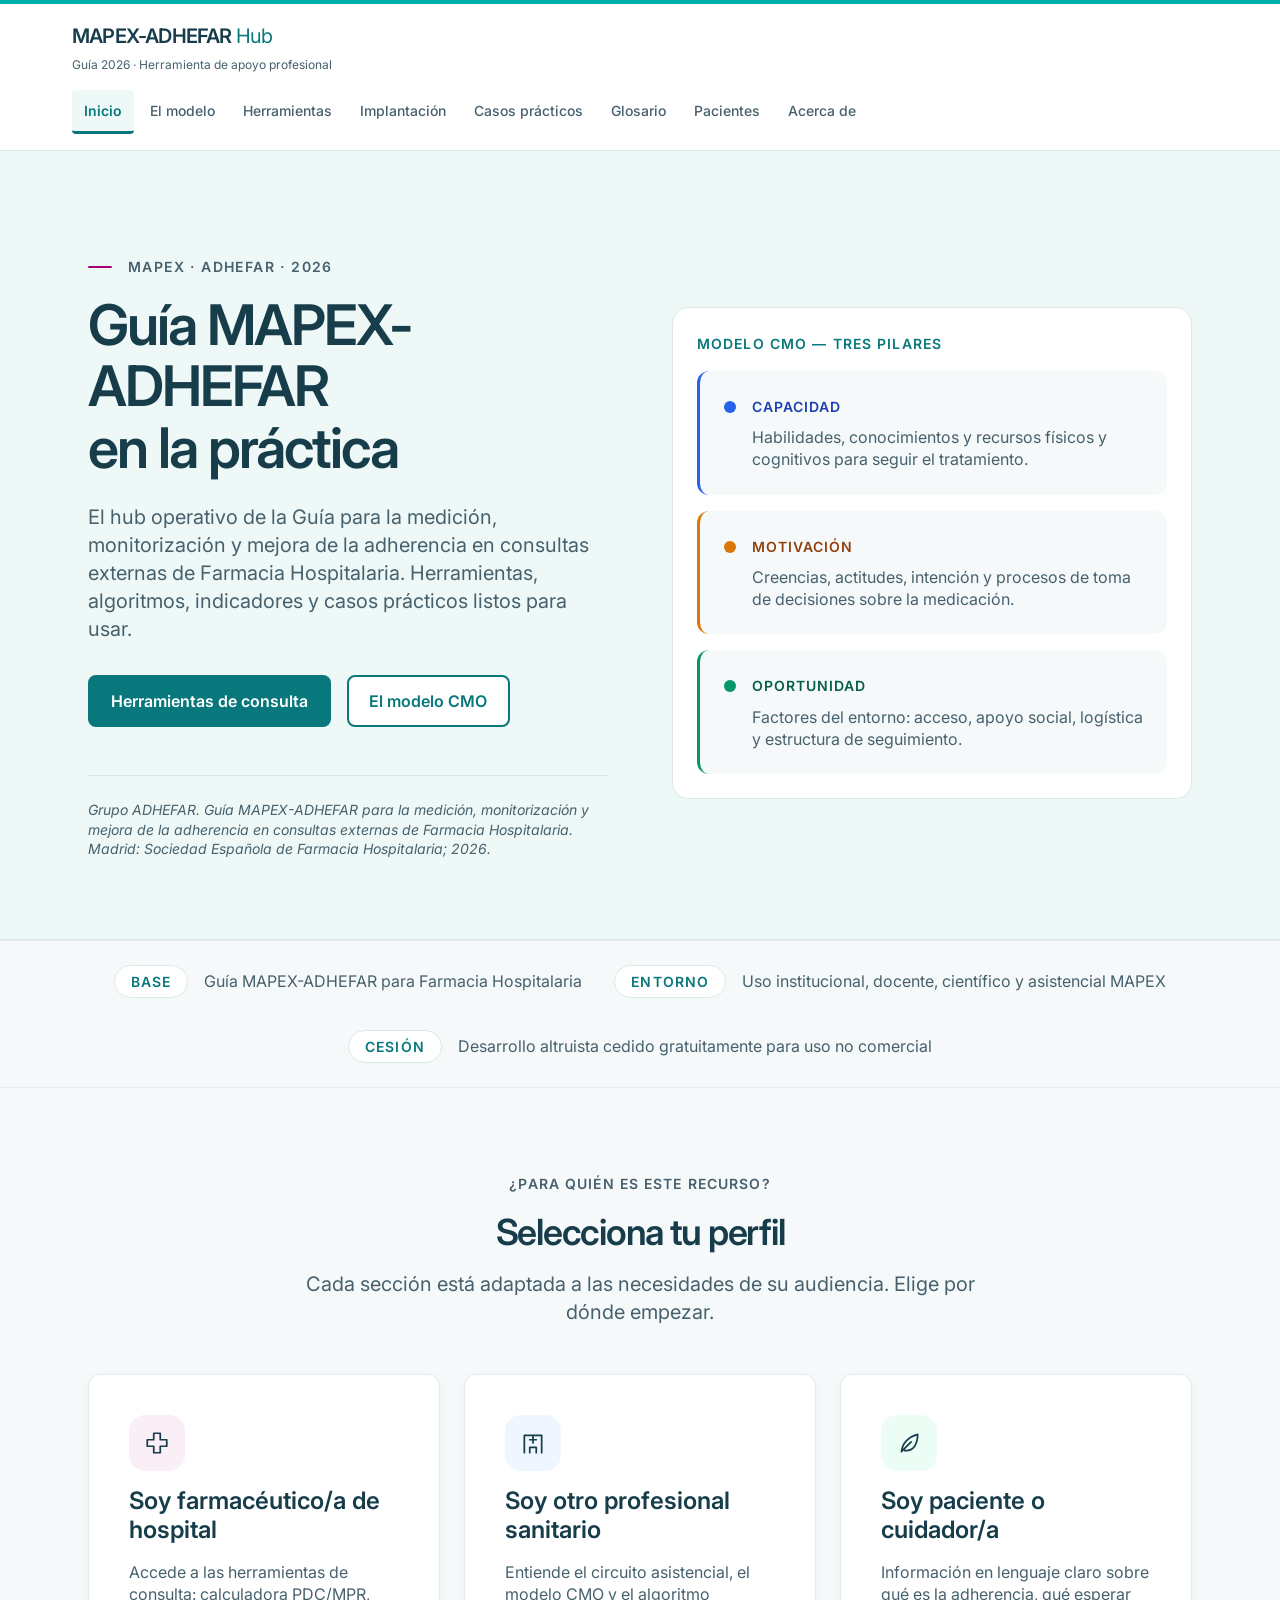
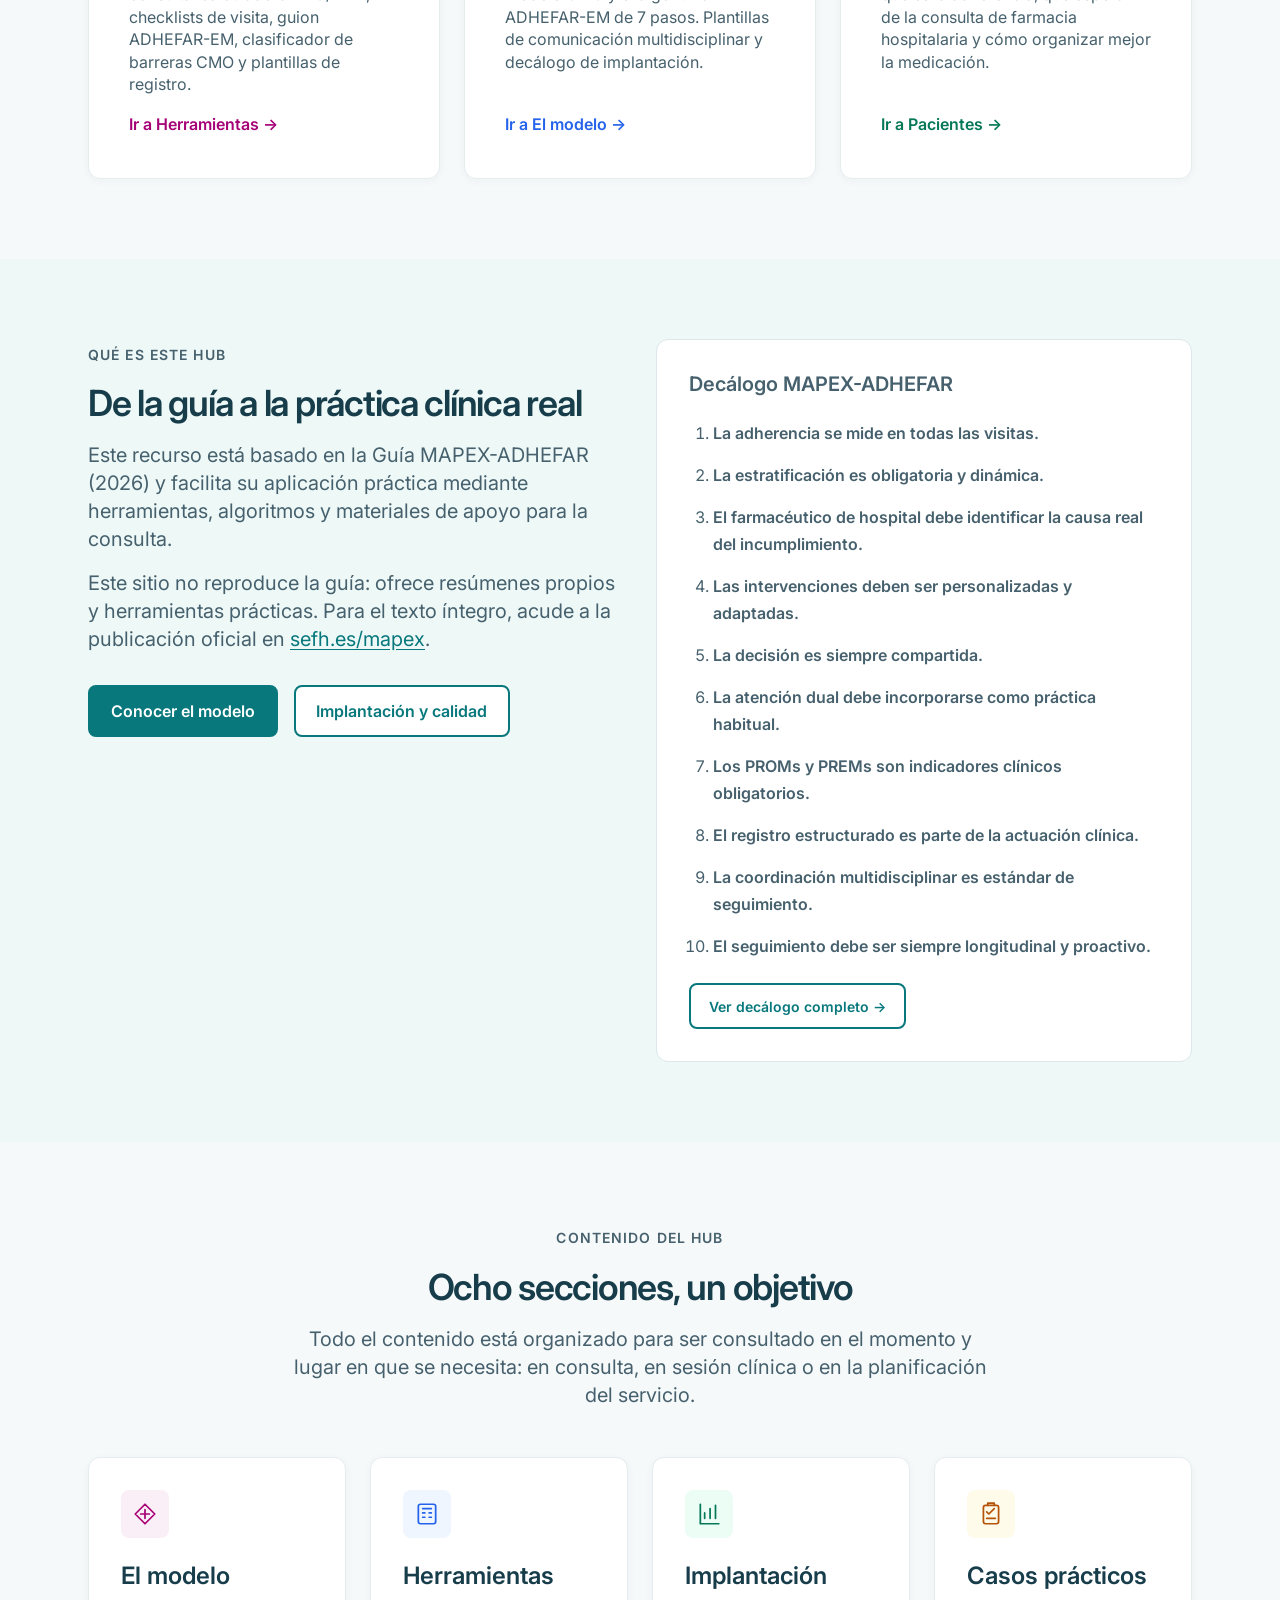
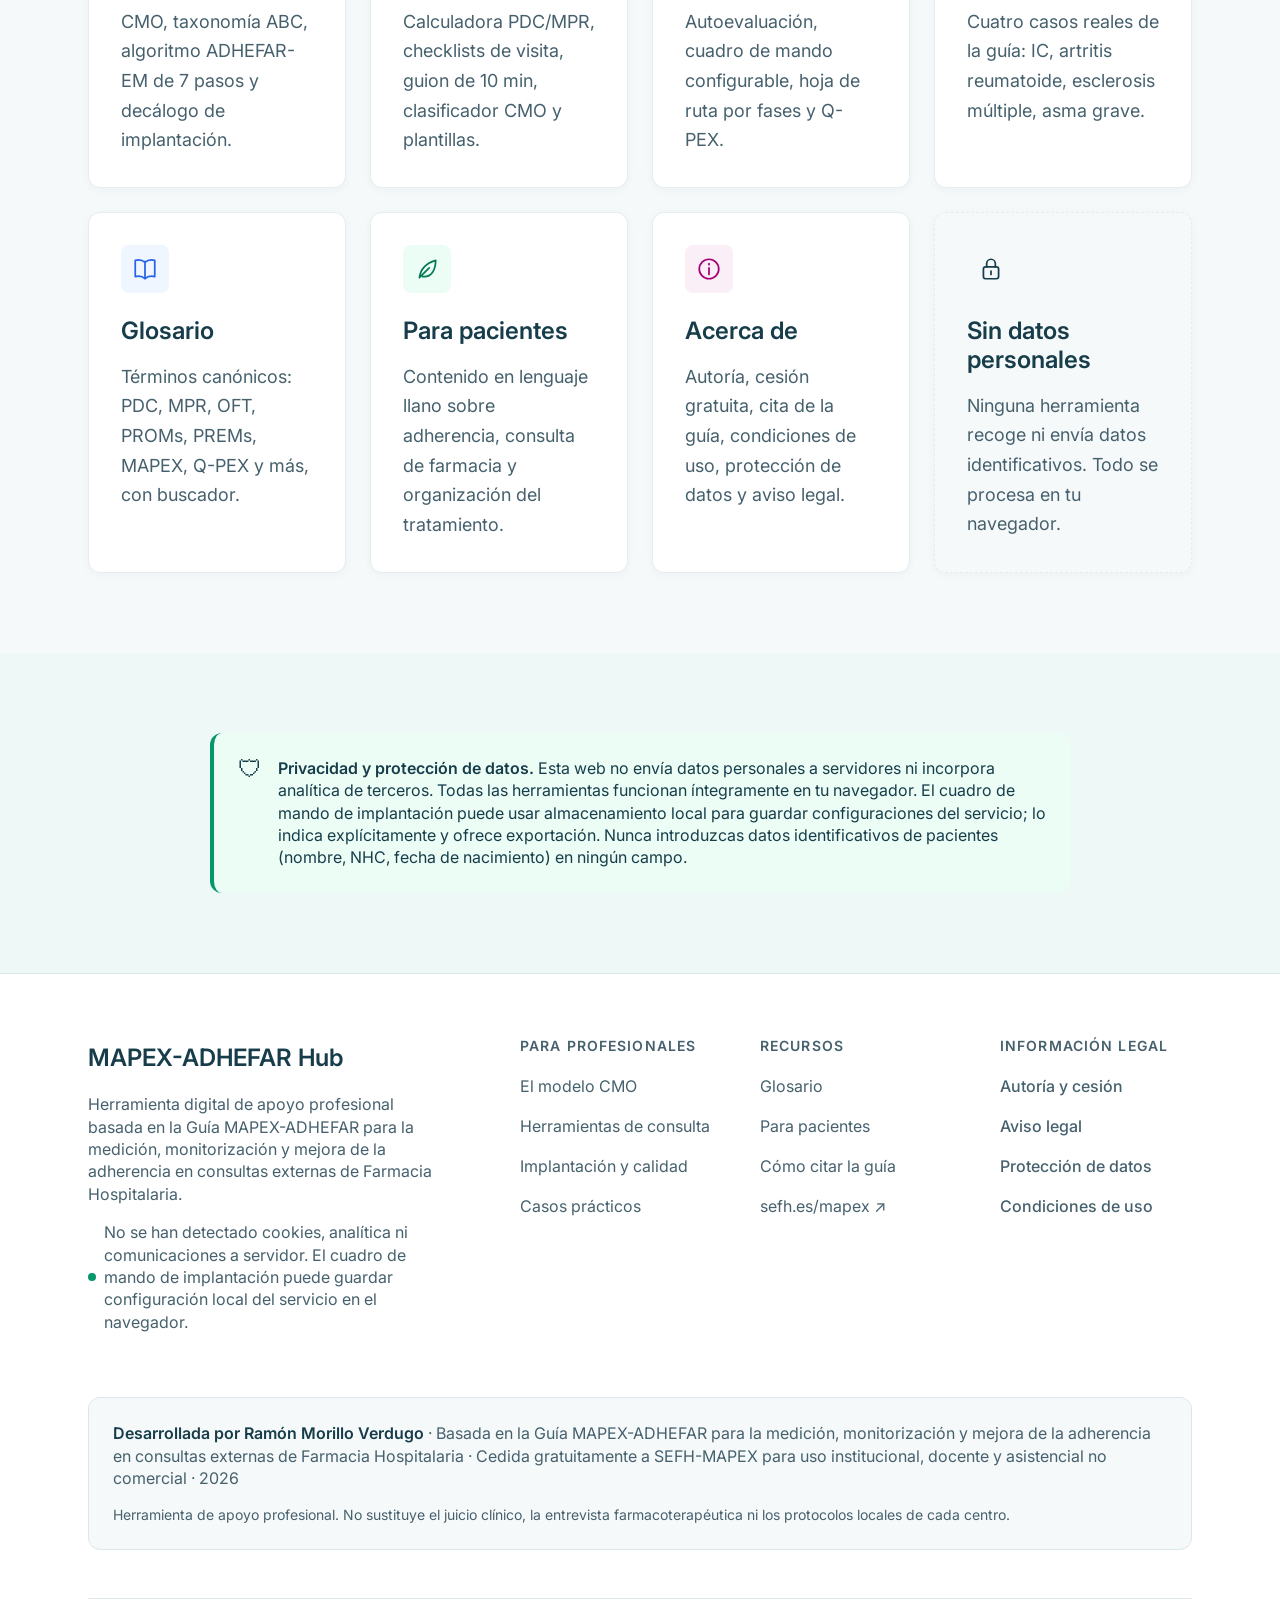
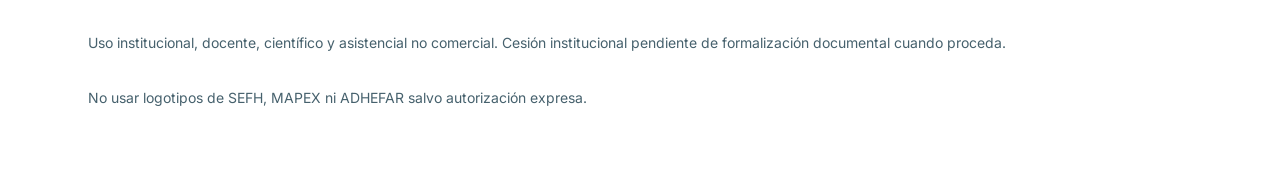
<file: index.html>
<!DOCTYPE html>
<html lang="es">
<head>
  <meta charset="UTF-8">
  <meta name="viewport" content="width=device-width, initial-scale=1.0">
  <title>MAPEX-ADHEFAR Hub — Adherencia en Farmacia Hospitalaria</title>
  <meta name="description" content="Herramienta digital de apoyo profesional basada en la Guía MAPEX-ADHEFAR para la medición, monitorización y mejora de la adherencia en consultas externas de Farmacia Hospitalaria. 2026.">
  <meta property="og:title" content="MAPEX-ADHEFAR Hub">
  <meta property="og:description" content="Herramientas operativas, casos prácticos y recursos de implantación de la Guía MAPEX-ADHEFAR (SEFH, 2026).">
  <meta property="og:type" content="website">
  <meta property="og:locale" content="es_ES">
  <link rel="preconnect" href="https://fonts.googleapis.com">
  <link rel="preconnect" href="https://fonts.gstatic.com" crossorigin>
  <link href="https://fonts.googleapis.com/css2?family=Inter:wght@400;500;600&display=swap" rel="stylesheet">
  <link rel="stylesheet" href="css/tokens.css">
  <link rel="stylesheet" href="css/base.css">
  <link rel="stylesheet" href="css/layout.css">
  <link rel="stylesheet" href="css/components.css">
  <link rel="stylesheet" href="css/print.css">
  <style>
    /* Estilos específicos de portada */
    .hero {
      background: var(--c-marca-claro);
      color: var(--c-texto);
      padding-block: var(--sp-14) var(--sp-12);
      position: relative;
      overflow: hidden;
    }
    .hero::before { content: none; }
    .hero-inner {
      position: relative;
      display: grid;
      gap: var(--sp-10);
      align-items: center;
    }
    @media (min-width: 860px) {
      .hero-inner { grid-template-columns: 1fr 1fr; }
    }
    .hero-eyebrow {
      display: inline-flex;
      align-items: center;
      gap: var(--sp-3);
      font-size: var(--fs-xs);
      font-weight: var(--fw-semi);
      text-transform: uppercase;
      letter-spacing: .1em;
      color: var(--c-texto-secundario);
      margin-bottom: var(--sp-4);
    }
    .hero-eyebrow::before {
      content: '';
      display: inline-block;
      width: 24px;
      height: 2px;
      background: var(--c-acento);
      border-radius: var(--radius-pill);
    }
    .hero h1 {
      color: var(--c-texto);
      font-size: clamp(var(--fs-2xl), 5vw, var(--fs-4xl));
      margin-bottom: var(--sp-5);
      line-height: 1.1;
    }
    .hero-subtitle {
      font-size: var(--fs-md);
      color: var(--c-texto-secundario);
      line-height: var(--lh-snug);
      margin-bottom: var(--sp-6);
      max-width: 52ch;
    }
    .hero-actions {
      display: flex;
      flex-wrap: wrap;
      gap: var(--sp-3);
      margin-bottom: var(--sp-8);
    }
    .btn-hero-primary { background: var(--c-marca); color: #fff; border-color: var(--c-marca); padding: .8em 1.3em; }
    .btn-hero-primary:hover { background: var(--c-marca-hover); border-color: var(--c-marca-hover); color: #fff; }
    .btn-hero-secondary { background: var(--c-superficie); color: var(--c-marca); border-color: var(--c-marca); padding: .8em 1.3em; }
    .btn-hero-secondary:hover { background: var(--c-marca-claro); color: var(--c-marca-hover); }
    .hero-citation {
      font-size: var(--fs-xs);
      color: var(--c-texto-secundario);
      line-height: var(--lh-snug);
      border-top: 1px solid var(--c-borde);
      padding-top: var(--sp-5);
    }
    .hero-citation cite { font-style: italic; }

    /* Panel CMO lateral */
    .cmo-panel {
      display: grid;
      gap: var(--sp-4);
    }
    .cmo-item {
      background: var(--c-superficie);
      border: 1px solid var(--c-borde);
      border-radius: var(--radius-card);
      padding: var(--sp-5);
      display: flex;
      align-items: flex-start;
      gap: var(--sp-4);
    }
    .cmo-dot {
      width: 12px;
      height: 12px;
      border-radius: var(--radius-pill);
      flex-shrink: 0;
      margin-top: 6px;
    }
    .cmo-item.cap .cmo-dot { background: var(--c-capacidad); }
    .cmo-item.mot .cmo-dot { background: var(--c-motivacion); }
    .cmo-item.opp .cmo-dot { background: var(--c-oportunidad); }
    .cmo-label {
      font-size: var(--fs-xs);
      font-weight: var(--fw-semi);
      text-transform: uppercase;
      letter-spacing: .07em;
      color: var(--c-texto-secundario);
      margin-bottom: var(--sp-2);
    }
    .cmo-item.cap .cmo-label { color: var(--c-capacidad-texto); }
    .cmo-item.mot .cmo-label { color: var(--c-motivacion-texto); }
    .cmo-item.opp .cmo-label { color: var(--c-oportunidad-texto); }
    .cmo-desc {
      color: var(--c-texto-secundario);
      font-size: var(--fs-sm);
      line-height: var(--lh-snug);
    }
    .cmo-panel-title {
      font-size: var(--fs-xs);
      text-transform: uppercase;
      letter-spacing: .08em;
      color: var(--c-texto-secundario);
      margin-bottom: var(--sp-4);
      font-weight: var(--fw-semi);
    }

    .hero { border-bottom: 1px solid var(--c-borde); }
    .hero h1 { max-width: 15ch; font-weight: 600; }
    .cmo-panel { padding: var(--sp-5); border: 1px solid var(--c-borde); border-radius: var(--radius-lg); background: var(--c-superficie); }
    .cmo-panel-title { margin-bottom: 0; color: var(--c-marca); }
    .cmo-item { background: var(--c-fondo); border: 0; }
    .cmo-item .cmo-label { margin-bottom: 8px; }
    .cmo-item.cap { border-left: 3px solid var(--c-capacidad); }
    .cmo-item.mot { border-left: 3px solid var(--c-motivacion); }
    .cmo-item.opp { border-left: 3px solid var(--c-oportunidad); }
    @media (max-width: 639px) { .hero { padding-block: var(--sp-8); } .hero-inner { gap: var(--sp-6); } .hero-actions .btn { width: 100%; } }
    @media (prefers-reduced-motion: reduce) { .puerta:hover { transform: none; } }

    /* Tres puertas de entrada */
    .puertas {
      padding-block: var(--sp-12);
    }
    .puertas-grid {
      display: grid;
      gap: var(--sp-5);
    }
    @media (min-width: 1024px) {
      .puertas-grid { grid-template-columns: repeat(3, 1fr); }
    }
    .puerta {
      background: var(--c-superficie);
      border-radius: var(--radius-card);
      padding: var(--sp-7);
      border: 1.5px solid var(--c-borde-claro);
      box-shadow: var(--shadow-sm);
      text-decoration: none;
      color: var(--c-texto);
      display: flex;
      flex-direction: column;
      gap: var(--sp-4);
      transition: box-shadow var(--t-base), transform var(--t-base), border-color var(--t-base);
    }
    .puerta:hover {
      box-shadow: var(--shadow-md);
      transform: translateY(-3px);
      color: var(--c-texto);
    }
    .puerta.farmaceutico:hover { border-color: var(--c-acento); }
    .puerta.profesional:hover { border-color: var(--c-capacidad); }
    .puerta.paciente:hover { border-color: var(--c-oportunidad); }
    .puerta-icon {
      width: 56px;
      height: 56px;
      border-radius: var(--radius-lg);
      display: flex;
      align-items: center;
      justify-content: center;
      font-size: 1.6rem;
    }
    .puerta.farmaceutico .puerta-icon { background: var(--c-acento-claro); }
    .puerta.profesional .puerta-icon { background: var(--c-capacidad-claro); }
    .puerta.paciente .puerta-icon { background: var(--c-oportunidad-claro); }
    .puerta h3 {
      font-size: var(--fs-lg);
      margin: 0;
    }
    .puerta p {
      color: var(--c-texto-secundario);
      font-size: var(--fs-sm);
      line-height: var(--lh-snug);
      margin: 0;
      flex: 1;
    }
    .puerta-cta {
      font-size: var(--fs-sm);
      font-weight: var(--fw-semi);
      color: var(--c-acento);
      display: flex;
      align-items: center;
      gap: var(--sp-2);
    }
    .puerta.farmaceutico .puerta-cta { color: var(--c-acento); }
    .puerta.profesional .puerta-cta { color: var(--c-capacidad); }
    .puerta.paciente .puerta-cta { color: var(--c-oportunidad-oscuro); }

    /* Qué es */
    .que-es {
      background: var(--c-marca-claro);
      color: var(--c-texto);
      padding-block: var(--sp-12);
    }
    .que-es .section-header { color: var(--c-texto); }
    .que-es .section-header h2 { color: var(--c-texto); }
    .que-es .eyebrow { color: var(--c-texto-secundario); }
    .que-es .lead { color: var(--c-texto-secundario); }
    .decalogo-preview {
      background: var(--c-superficie);
      border: 1px solid var(--c-borde);
      border-radius: var(--radius-card);
      padding: var(--sp-6);
    }
    .decalogo-preview h3 {
      color: var(--c-texto-secundario);
      font-size: var(--fs-md);
      margin-bottom: var(--sp-5);
    }
    .decalogo-preview ol {
      padding-left: var(--sp-5);
      margin: 0;
    }
    .decalogo-preview li {
      color: var(--c-texto-secundario);
      font-size: var(--fs-sm);
      margin-bottom: var(--sp-3);
    }
    .decalogo-preview li strong { color: var(--c-texto-secundario); }

    /* Qué ofrece la web */
    .que-ofrece {
      padding-block: var(--sp-12);
    }

    /* Referencias institucionales en texto (sin logotipos) */
    .sello-strip {
      background: var(--c-fondo);
      border-top: 1px solid var(--c-borde-claro);
      border-bottom: 1px solid var(--c-borde-claro);
      padding-block: var(--sp-5);
    }
    .sello-inner {
      display: flex;
      flex-wrap: wrap;
      align-items: center;
      gap: var(--sp-6);
      justify-content: center;
    }
    .sello-item {
      display: flex;
      align-items: center;
      gap: var(--sp-3);
      font-size: var(--fs-sm);
      color: var(--c-texto-secundario);
    }
    .sello-badge {
      font-size: var(--fs-xs);
      font-weight: var(--fw-semi);
      text-transform: uppercase;
      letter-spacing: .08em;
      padding: var(--sp-1) var(--sp-4);
      border-radius: var(--radius-pill);
      background: var(--c-superficie);
      border: 1px solid var(--c-borde);
      color: var(--c-marca);
    }
  </style>
</head>
<body>
  <div id="site-header-placeholder"></div>

  <main id="contenido-principal">

    <!-- Hero -->
    <section class="hero" aria-labelledby="hero-titulo">
      <div class="container hero-inner">
        <div>
          <div class="hero-eyebrow">MAPEX · ADHEFAR · 2026</div>
          <h1 id="hero-titulo">Guía MAPEX-ADHEFAR<br>en la práctica</h1>
          <p class="hero-subtitle">
            El hub operativo de la Guía para la medición, monitorización y mejora de la adherencia en consultas externas de Farmacia Hospitalaria. Herramientas, algoritmos, indicadores y casos prácticos listos para usar.
          </p>
          <div class="hero-actions">
            <a class="btn btn-hero-primary" href="herramientas.html">Herramientas de consulta</a>
            <a class="btn btn-hero-secondary" href="modelo.html">El modelo CMO</a>
          </div>
          <div class="hero-citation">
            <cite>Grupo ADHEFAR. Guía MAPEX-ADHEFAR para la medición, monitorización y mejora de la adherencia en consultas externas de Farmacia Hospitalaria. Madrid: Sociedad Española de Farmacia Hospitalaria; 2026.</cite>
          </div>
        </div>
        <div class="cmo-panel" aria-label="Los tres pilares del modelo CMO">
          <p class="cmo-panel-title">Modelo CMO — tres pilares</p>
          <div class="cmo-item cap">
            <div class="cmo-dot"></div>
            <div>
              <div class="cmo-label">Capacidad</div>
              <div class="cmo-desc">Habilidades, conocimientos y recursos físicos y cognitivos para seguir el tratamiento.</div>
            </div>
          </div>
          <div class="cmo-item mot">
            <div class="cmo-dot"></div>
            <div>
              <div class="cmo-label">Motivación</div>
              <div class="cmo-desc">Creencias, actitudes, intención y procesos de toma de decisiones sobre la medicación.</div>
            </div>
          </div>
          <div class="cmo-item opp">
            <div class="cmo-dot"></div>
            <div>
              <div class="cmo-label">Oportunidad</div>
              <div class="cmo-desc">Factores del entorno: acceso, apoyo social, logística y estructura de seguimiento.</div>
            </div>
          </div>
        </div>
      </div>
    </section>

    <!-- Referencias institucionales en texto (sin logotipos) -->
    <div class="sello-strip">
      <div class="container sello-inner">
        <div class="sello-item">
          <span class="sello-badge">Base</span>
          <span>Guía MAPEX-ADHEFAR para Farmacia Hospitalaria</span>
        </div>
        <div class="sello-item">
          <span class="sello-badge">Entorno</span>
          <span>Uso institucional, docente, científico y asistencial MAPEX</span>
        </div>
        <div class="sello-item">
          <span class="sello-badge">Cesión</span>
          <span>Desarrollo altruista cedido gratuitamente para uso no comercial</span>
        </div>
      </div>
    </div>

    <!-- Tres puertas de entrada -->
    <section class="puertas section" aria-labelledby="puertas-titulo">
      <div class="container">
        <div class="section-header centered">
          <span class="eyebrow">¿Para quién es este recurso?</span>
          <h2 id="puertas-titulo">Selecciona tu perfil</h2>
          <p class="lead">Cada sección está adaptada a las necesidades de su audiencia. Elige por dónde empezar.</p>
        </div>
        <div class="puertas-grid">
          <a class="puerta farmaceutico" href="herramientas.html">
            <div class="puerta-icon" aria-hidden="true"><svg viewBox="0 0 24 24" fill="none" stroke="currentColor" stroke-width="1.6" stroke-linecap="round" stroke-linejoin="round" focusable="false"><path d="M9 3h6v6h6v6h-6v6H9v-6H3V9h6z"/></svg></div>
            <h3>Soy farmacéutico/a de hospital</h3>
            <p>Accede a las herramientas de consulta: calculadora PDC/MPR, checklists de visita, guion ADHEFAR-EM, clasificador de barreras CMO y plantillas de registro.</p>
            <span class="puerta-cta">Ir a Herramientas →</span>
          </a>
          <a class="puerta profesional" href="modelo.html">
            <div class="puerta-icon" aria-hidden="true"><svg viewBox="0 0 24 24" fill="none" stroke="currentColor" stroke-width="1.6" stroke-linecap="round" stroke-linejoin="round" focusable="false"><path d="M4 21V5h16v16M9 21v-5h6v5M9 9h6m-3-3v6"/></svg></div>
            <h3>Soy otro profesional sanitario</h3>
            <p>Entiende el circuito asistencial, el modelo CMO y el algoritmo ADHEFAR-EM de 7 pasos. Plantillas de comunicación multidisciplinar y decálogo de implantación.</p>
            <span class="puerta-cta">Ir a El modelo →</span>
          </a>
          <a class="puerta paciente" href="pacientes.html">
            <div class="puerta-icon" aria-hidden="true"><svg viewBox="0 0 24 24" fill="none" stroke="currentColor" stroke-width="1.6" stroke-linecap="round" stroke-linejoin="round" focusable="false"><path d="M5 20c1-8 5-13 15-16 0 9-4 16-12 15M5 20l9-9"/></svg></div>
            <h3>Soy paciente o cuidador/a</h3>
            <p>Información en lenguaje claro sobre qué es la adherencia, qué esperar de la consulta de farmacia hospitalaria y cómo organizar mejor la medicación.</p>
            <span class="puerta-cta">Ir a Pacientes →</span>
          </a>
        </div>
      </div>
    </section>

    <!-- Qué es -->
    <section class="que-es section" aria-labelledby="que-es-titulo">
      <div class="container">
        <div class="grid-2">
          <div class="section-header">
            <span class="eyebrow">Qué es este hub</span>
            <h2 id="que-es-titulo">De la guía a la práctica clínica real</h2>
            <p class="lead">Este recurso está basado en la Guía MAPEX-ADHEFAR (2026) y facilita su aplicación práctica mediante herramientas, algoritmos y materiales de apoyo para la consulta.</p>
            <p class="lead" style="color:var(--c-texto-secundario)">Este sitio no reproduce la guía: ofrece resúmenes propios y herramientas prácticas. Para el texto íntegro, acude a la publicación oficial en <a href="https://www.sefh.es/mapex" target="_blank" rel="noopener" style="color:var(--c-marca)">sefh.es/mapex</a>.</p>
            <div class="btn-group" style="margin-top:var(--sp-6)">
              <a class="btn btn-hero-primary" href="modelo.html">Conocer el modelo</a>
              <a class="btn btn-hero-secondary" href="implantacion.html">Implantación y calidad</a>
            </div>
          </div>
          <div class="decalogo-preview" aria-labelledby="decalogo-preview-titulo">
            <h3 id="decalogo-preview-titulo">Decálogo MAPEX-ADHEFAR</h3>
            <ol>
              <li><strong>La adherencia se mide en todas las visitas.</strong></li>
              <li><strong>La estratificación es obligatoria y dinámica.</strong></li>
              <li><strong>El farmacéutico de hospital debe identificar la causa real del incumplimiento.</strong></li>
              <li><strong>Las intervenciones deben ser personalizadas y adaptadas.</strong></li>
              <li><strong>La decisión es siempre compartida.</strong></li>
              <li><strong>La atención dual debe incorporarse como práctica habitual.</strong></li>
              <li><strong>Los PROMs y PREMs son indicadores clínicos obligatorios.</strong></li>
              <li><strong>El registro estructurado es parte de la actuación clínica.</strong></li>
              <li><strong>La coordinación multidisciplinar es estándar de seguimiento.</strong></li>
              <li><strong>El seguimiento debe ser siempre longitudinal y proactivo.</strong></li>
            </ol>
            <div style="margin-top:var(--sp-5)">
              <a class="btn btn-hero-secondary btn-sm" href="modelo.html#decalogo">Ver decálogo completo →</a>
            </div>
          </div>
        </div>
      </div>
    </section>

    <!-- Qué ofrece -->
    <section class="que-ofrece section" aria-labelledby="ofrece-titulo">
      <div class="container">
        <div class="section-header centered">
          <span class="eyebrow">Contenido del hub</span>
          <h2 id="ofrece-titulo">Ocho secciones, un objetivo</h2>
          <p class="lead">Todo el contenido está organizado para ser consultado en el momento y lugar en que se necesita: en consulta, en sesión clínica o en la planificación del servicio.</p>
        </div>
        <div class="grid-4">
          <a class="feature-card" href="modelo.html" style="text-decoration:none">
            <div class="feature-icon violeta" aria-hidden="true"><svg viewBox="0 0 24 24" fill="none" stroke="currentColor" stroke-width="1.6" stroke-linecap="round" stroke-linejoin="round" focusable="false"><path d="m12 3 9 9-9 9-9-9zM8 12h8m-4-4v8"/></svg></div>
            <h3>El modelo</h3>
            <p>CMO, taxonomía ABC, algoritmo ADHEFAR-EM de 7 pasos y decálogo de implantación.</p>
          </a>
          <a class="feature-card" href="herramientas.html" style="text-decoration:none">
            <div class="feature-icon azul" aria-hidden="true"><svg viewBox="0 0 24 24" fill="none" stroke="currentColor" stroke-width="1.6" stroke-linecap="round" stroke-linejoin="round" focusable="false"><rect x="4" y="3" width="16" height="18" rx="2"/><path d="M8 7h8M8 11h2m4 0h2m-8 4h2m4 0h2"/></svg></div>
            <h3>Herramientas</h3>
            <p>Calculadora PDC/MPR, checklists de visita, guion de 10 min, clasificador CMO y plantillas.</p>
          </a>
          <a class="feature-card" href="implantacion.html" style="text-decoration:none">
            <div class="feature-icon verde" aria-hidden="true"><svg viewBox="0 0 24 24" fill="none" stroke="currentColor" stroke-width="1.6" stroke-linecap="round" stroke-linejoin="round" focusable="false"><path d="M4 3v18h17M8 16v-5m5 5V7m5 9V4"/></svg></div>
            <h3>Implantación</h3>
            <p>Autoevaluación, cuadro de mando configurable, hoja de ruta por fases y Q-PEX.</p>
          </a>
          <a class="feature-card" href="casos.html" style="text-decoration:none">
            <div class="feature-icon ambar" aria-hidden="true"><svg viewBox="0 0 24 24" fill="none" stroke="currentColor" stroke-width="1.6" stroke-linecap="round" stroke-linejoin="round" focusable="false"><rect x="5" y="4" width="14" height="17" rx="2"/><path d="M9 4V2h6v2M8 10l2 2 5-5m-7 9h8"/></svg></div>
            <h3>Casos prácticos</h3>
            <p>Cuatro casos reales de la guía: IC, artritis reumatoide, esclerosis múltiple, asma grave.</p>
          </a>
          <a class="feature-card" href="glosario.html" style="text-decoration:none">
            <div class="feature-icon azul" aria-hidden="true"><svg viewBox="0 0 24 24" fill="none" stroke="currentColor" stroke-width="1.6" stroke-linecap="round" stroke-linejoin="round" focusable="false"><path d="M12 5v16M3 4c4-1 7 0 9 2 2-2 5-3 9-2v15c-4-1-7 0-9 2-2-2-5-3-9-2z"/></svg></div>
            <h3>Glosario</h3>
            <p>Términos canónicos: PDC, MPR, OFT, PROMs, PREMs, MAPEX, Q-PEX y más, con buscador.</p>
          </a>
          <a class="feature-card" href="pacientes.html" style="text-decoration:none">
            <div class="feature-icon verde" aria-hidden="true"><svg viewBox="0 0 24 24" fill="none" stroke="currentColor" stroke-width="1.6" stroke-linecap="round" stroke-linejoin="round" focusable="false"><path d="M5 20c1-8 5-13 15-16 0 9-4 16-12 15M5 20l9-9"/></svg></div>
            <h3>Para pacientes</h3>
            <p>Contenido en lenguaje llano sobre adherencia, consulta de farmacia y organización del tratamiento.</p>
          </a>
          <a class="feature-card" href="acerca.html" style="text-decoration:none">
            <div class="feature-icon violeta" aria-hidden="true"><svg viewBox="0 0 24 24" fill="none" stroke="currentColor" stroke-width="1.6" stroke-linecap="round" stroke-linejoin="round" focusable="false"><circle cx="12" cy="12" r="9"/><path d="M12 11v6m0-10v1"/></svg></div>
            <h3>Acerca de</h3>
            <p>Autoría, cesión gratuita, cita de la guía, condiciones de uso, protección de datos y aviso legal.</p>
          </a>
          <div class="feature-card" style="background:var(--c-fondo);border-style:dashed">
            <div class="feature-icon" style="background:var(--c-fondo);font-size:1.6rem" aria-hidden="true"><svg viewBox="0 0 24 24" fill="none" stroke="currentColor" stroke-width="1.6" stroke-linecap="round" stroke-linejoin="round" focusable="false"><rect x="5" y="10" width="14" height="11" rx="2"/><path d="M8 10V7a4 4 0 0 1 8 0v3m-4 4v3"/></svg></div>
            <h3>Sin datos personales</h3>
            <p>Ninguna herramienta recoge ni envía datos identificativos. Todo se procesa en tu navegador.</p>
          </div>
        </div>
      </div>
    </section>

    <!-- Aviso de privacidad -->
    <section class="section section-alt" aria-label="Aviso de privacidad y uso">
      <div class="container">
        <div class="notice notice-privacidad" style="max-width:860px;margin-inline:auto">
          <div class="notice-icon" aria-hidden="true">🛡</div>
          <div>
            <strong>Privacidad y protección de datos.</strong> Esta web no envía datos personales a servidores ni incorpora analítica de terceros. Todas las herramientas funcionan íntegramente en tu navegador. El cuadro de mando de implantación puede usar almacenamiento local para guardar configuraciones del servicio; lo indica explícitamente y ofrece exportación. Nunca introduzcas datos identificativos de pacientes (nombre, NHC, fecha de nacimiento) en ningún campo.
          </div>
        </div>
      </div>
    </section>

  </main>

  <div id="site-footer-placeholder"></div>
  <script src="js/nav.js"></script>
</body>
</html>
</file>
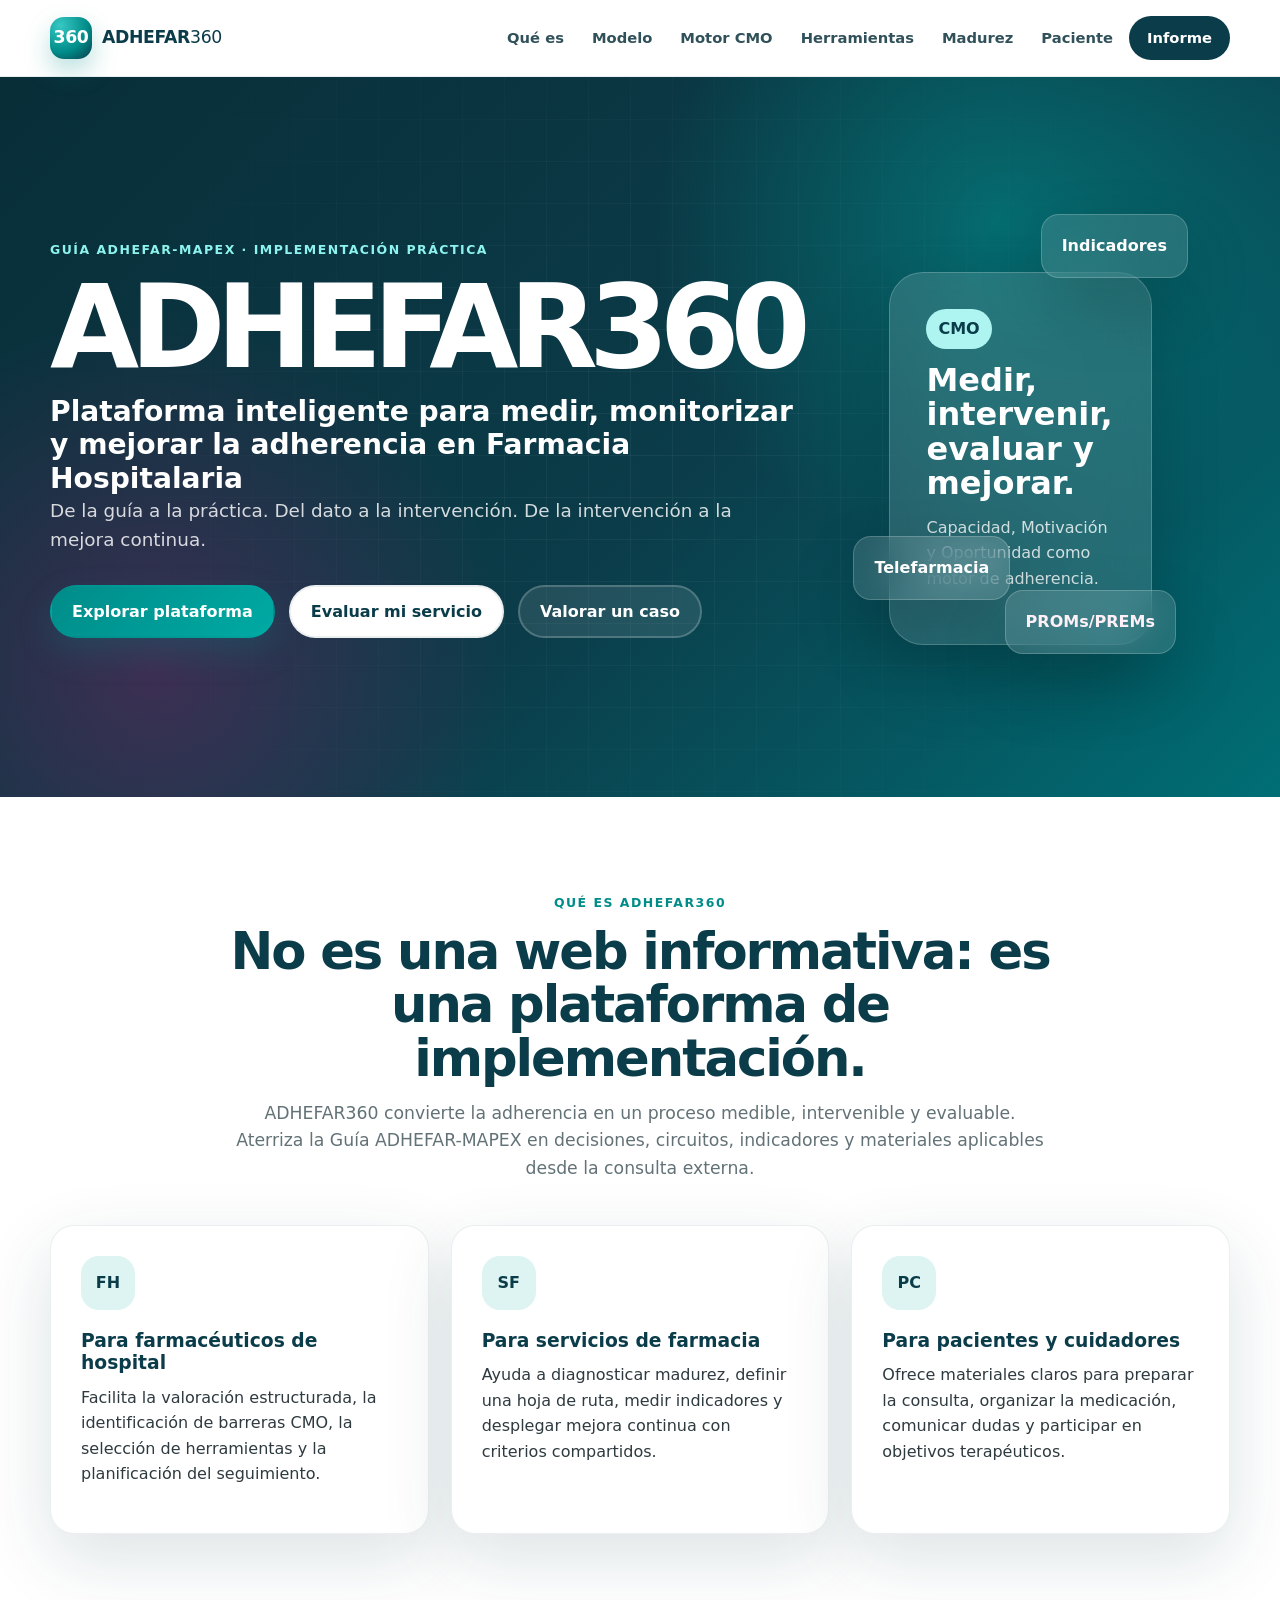
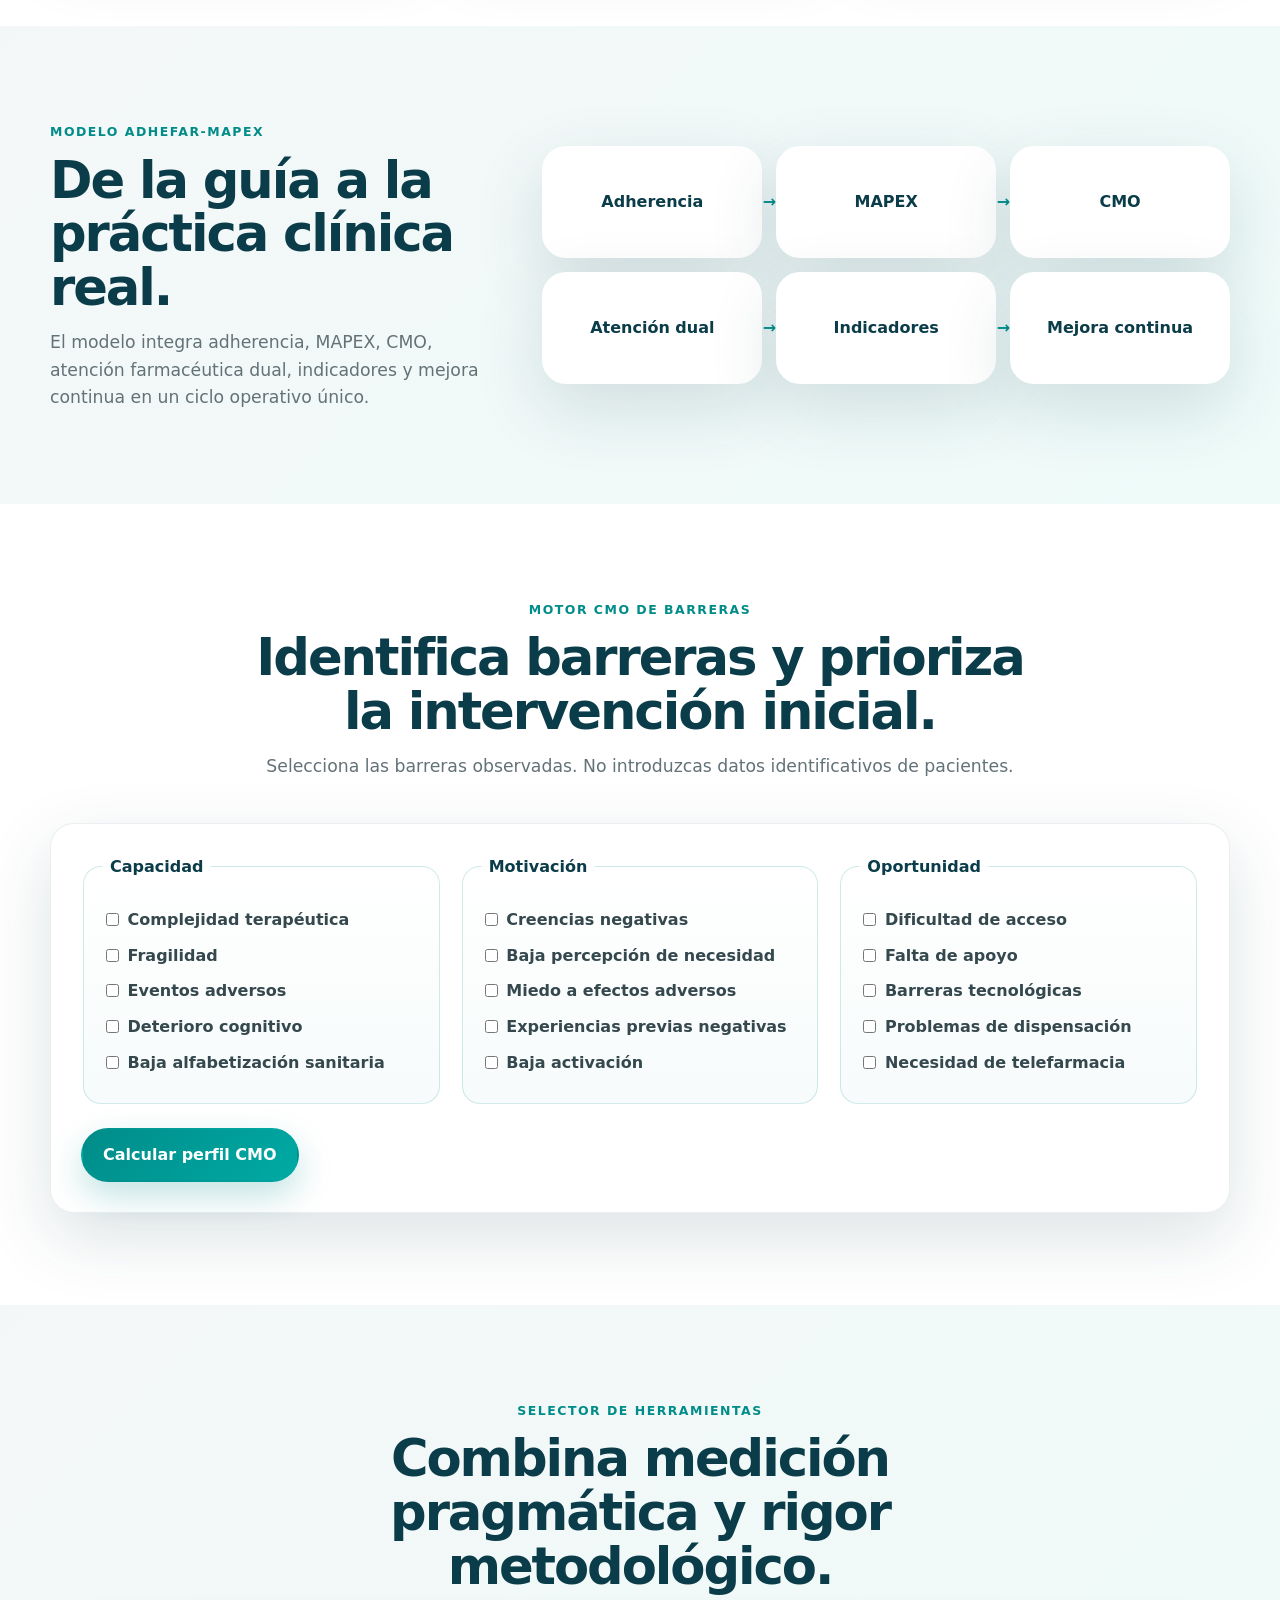
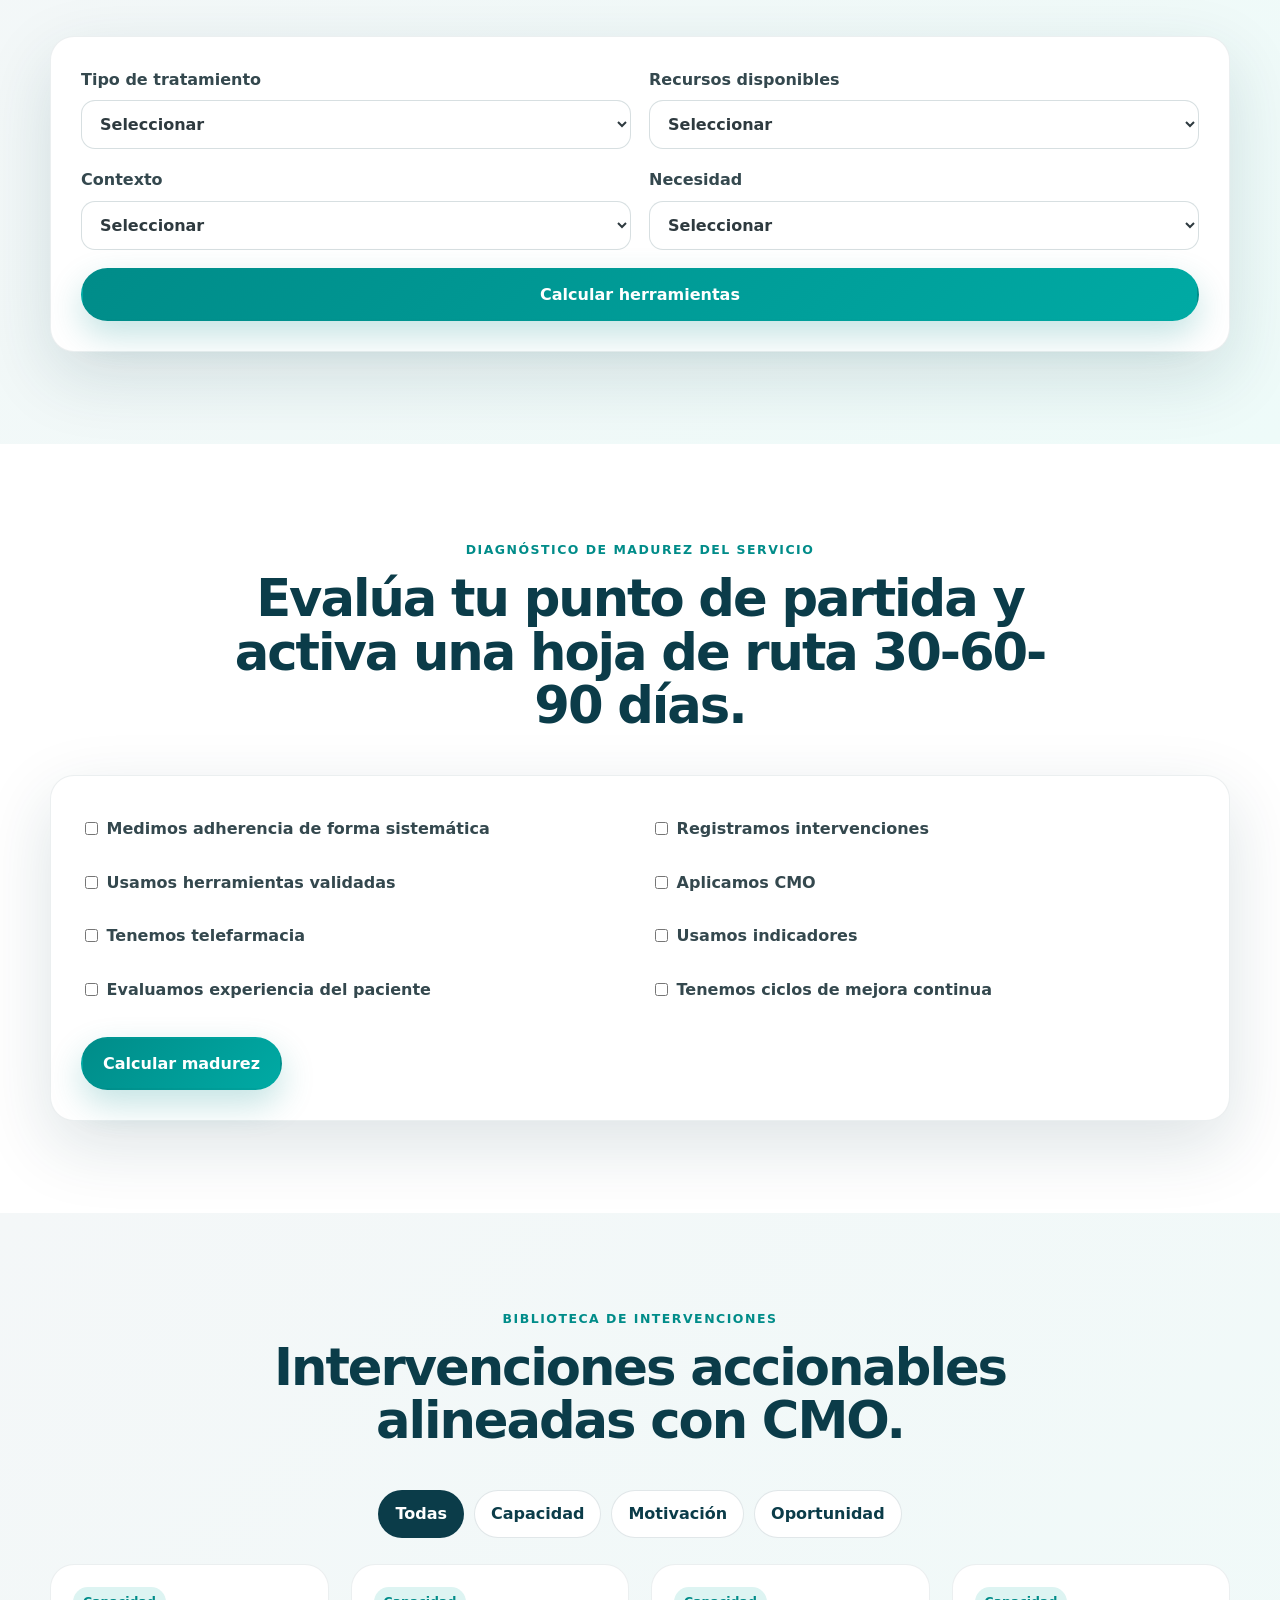
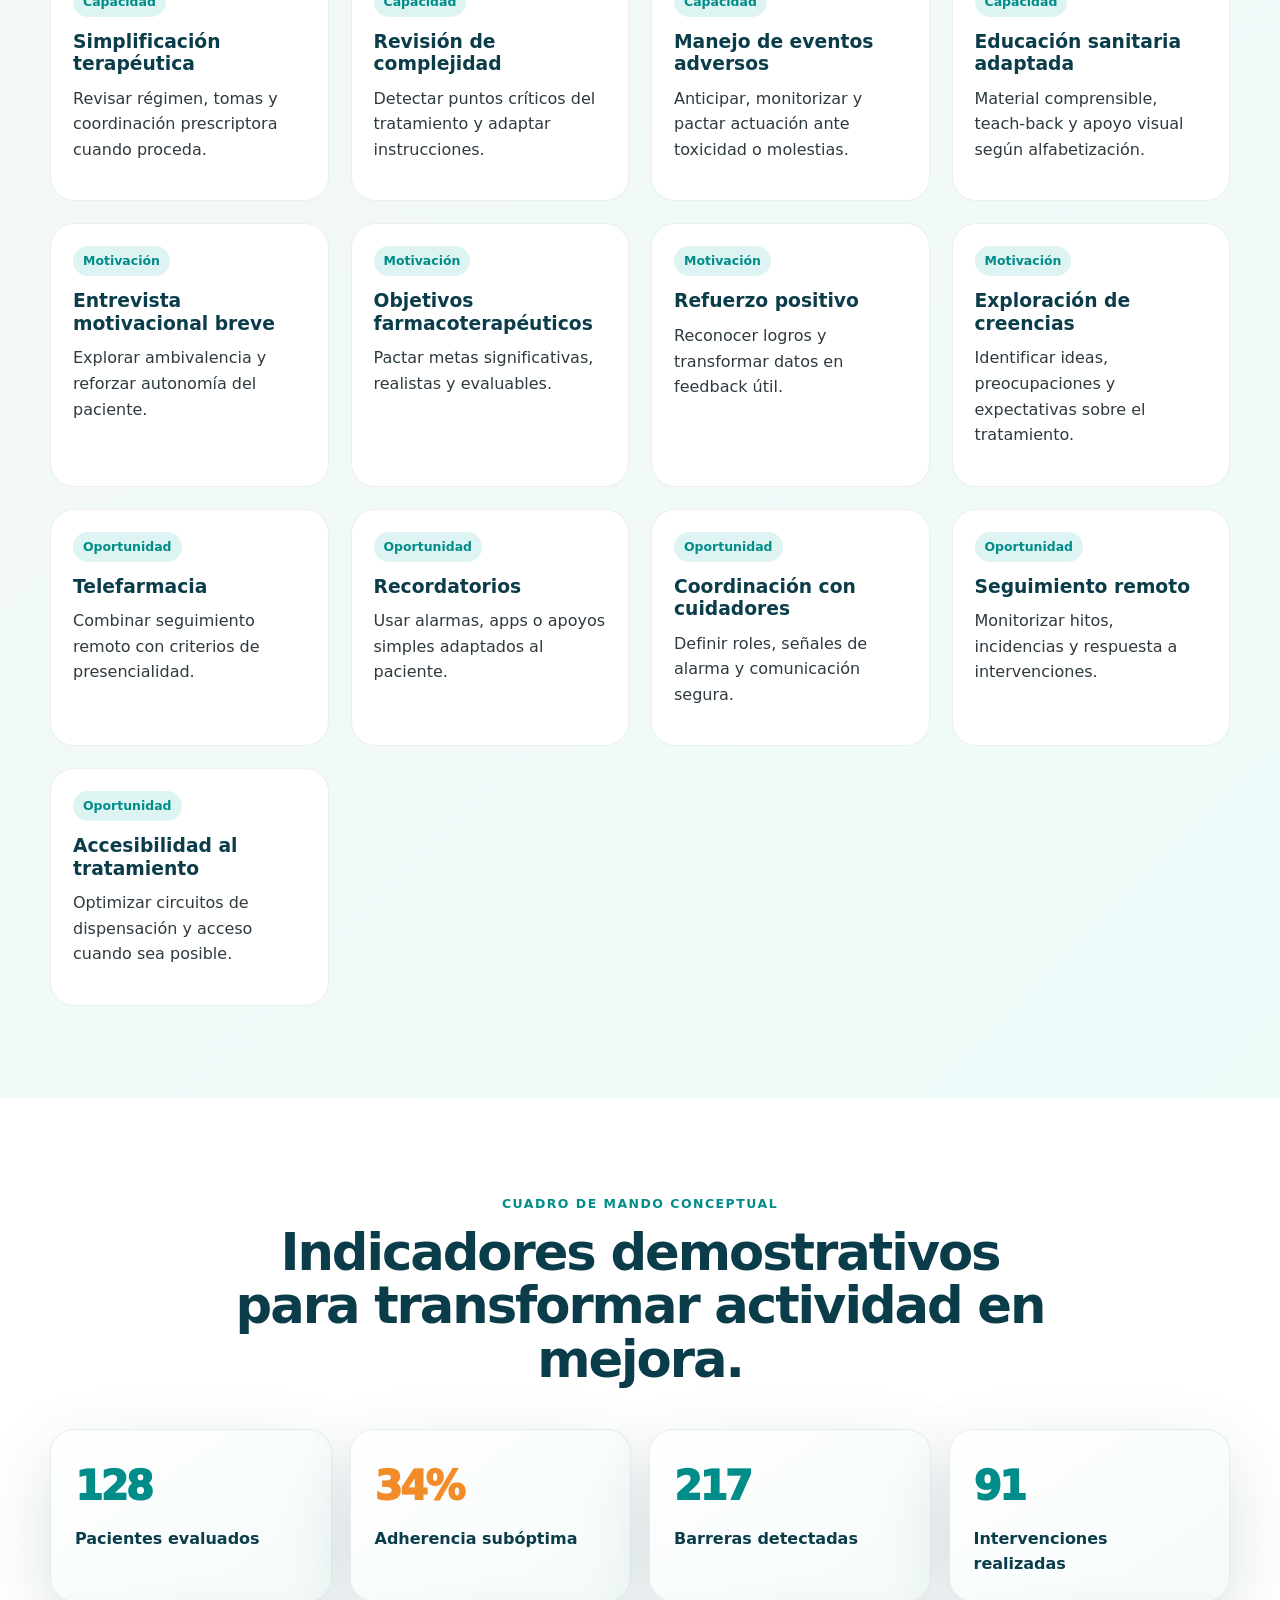
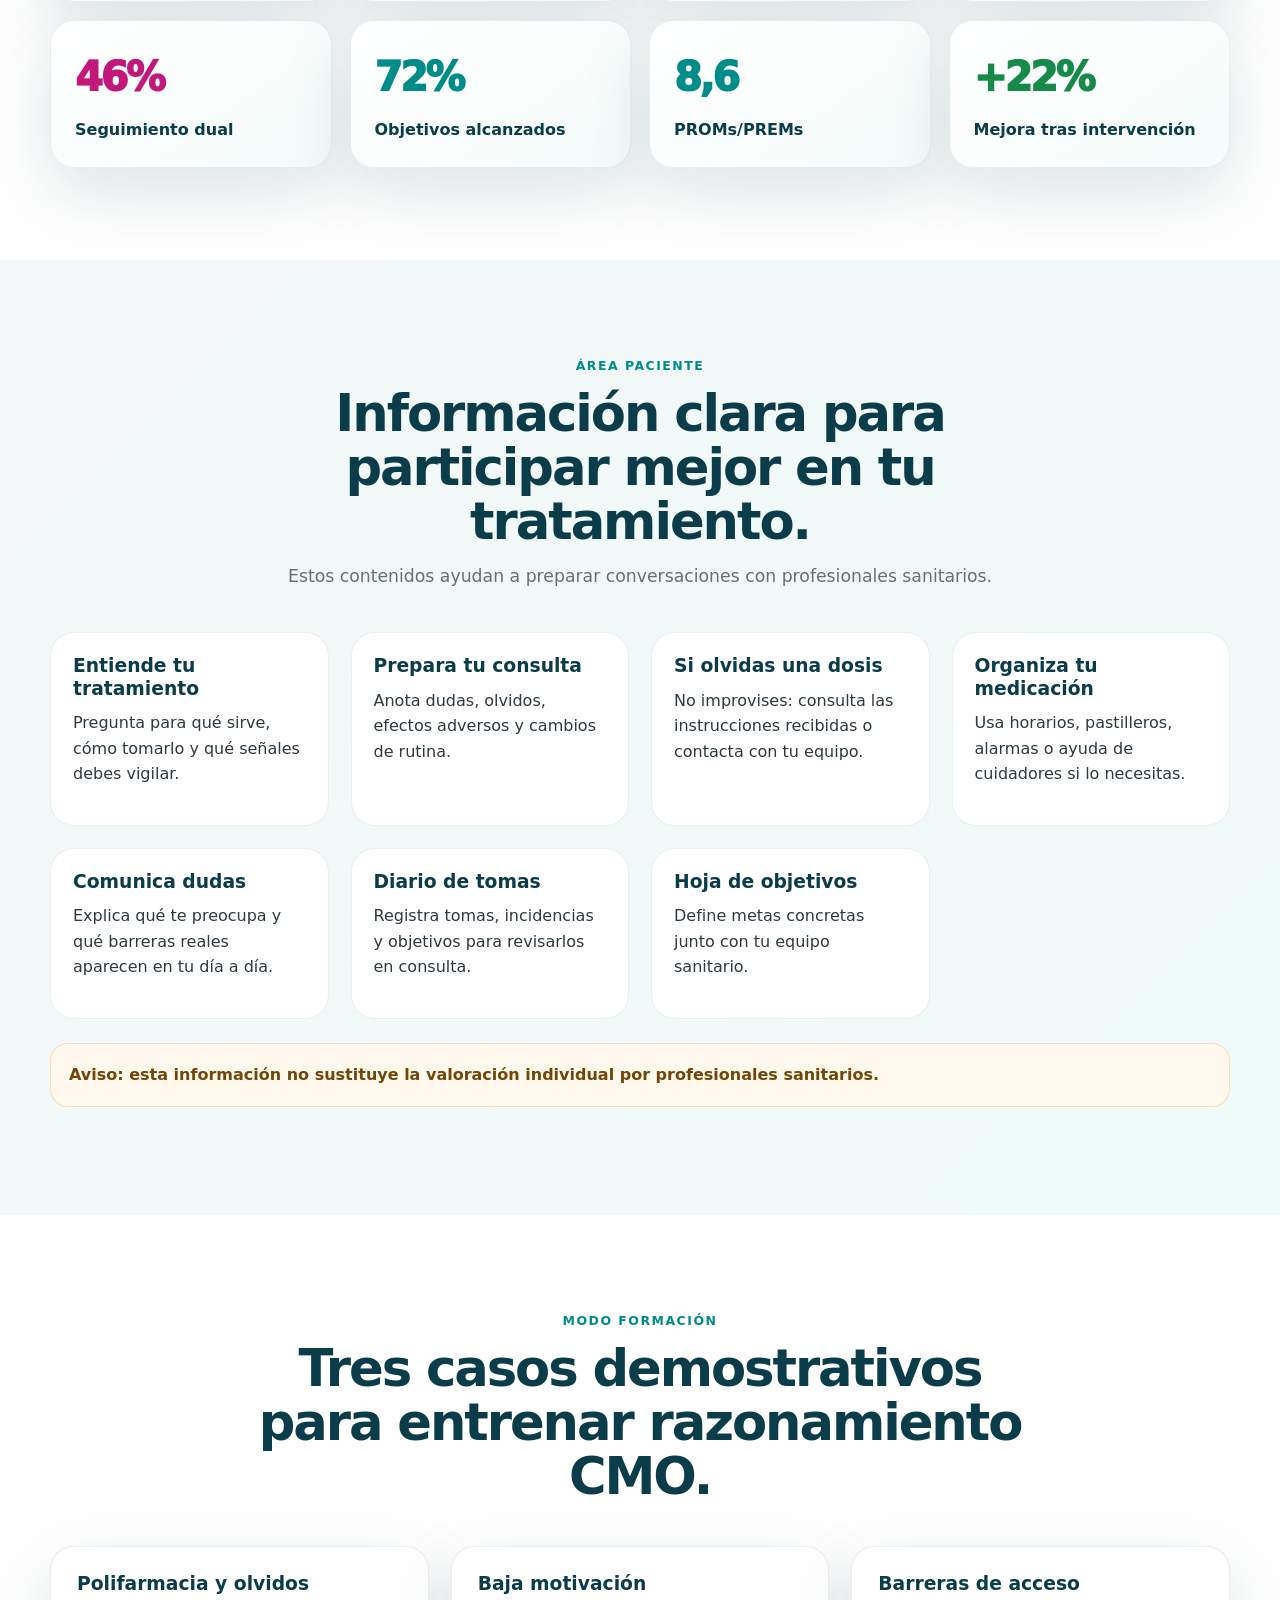
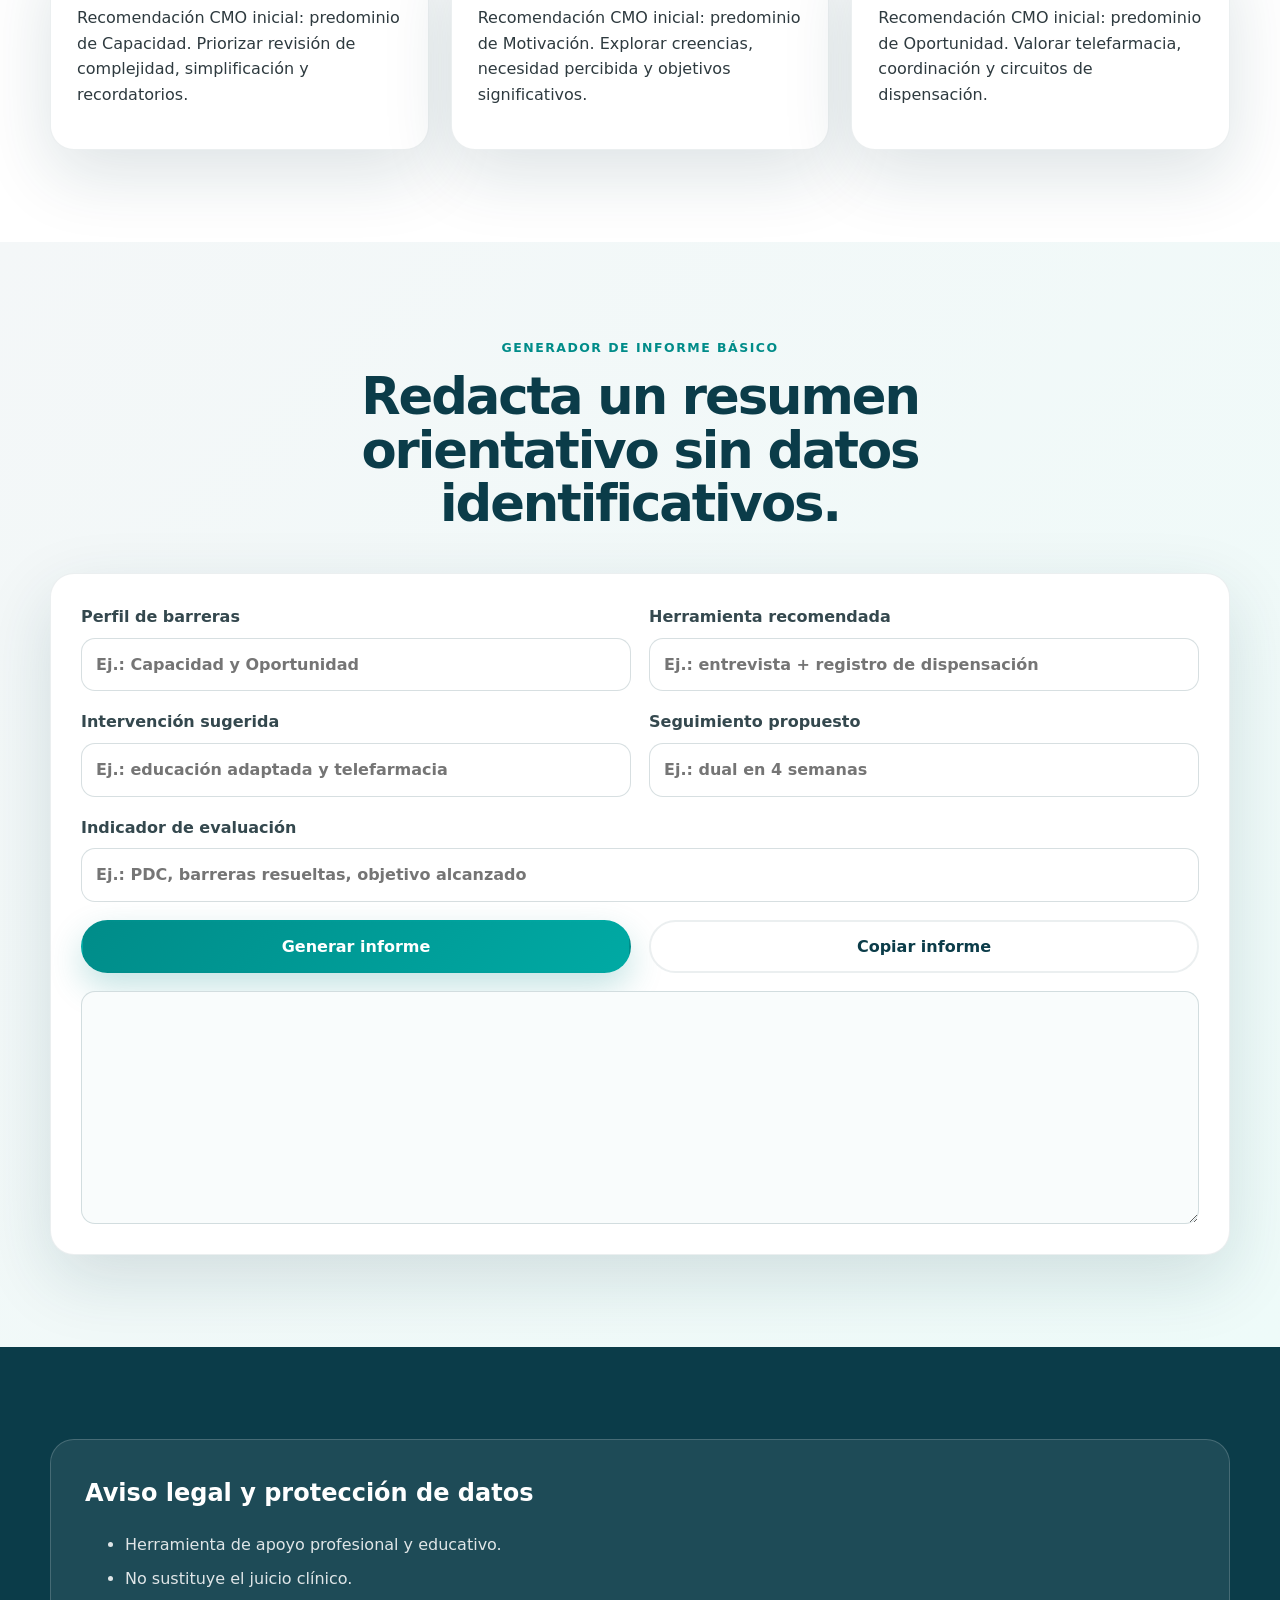
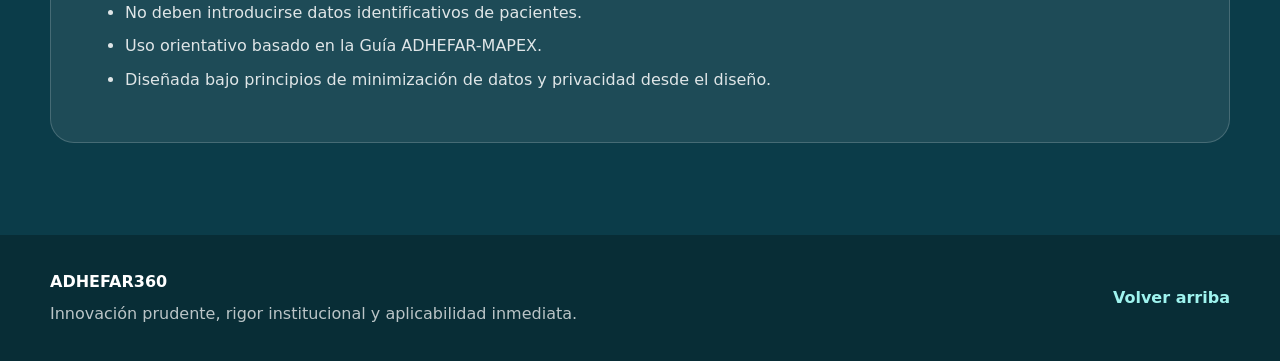
<file: legacy/index.html>
<!DOCTYPE html>
<html lang="es">
<head>
  <meta charset="UTF-8">
  <meta name="viewport" content="width=device-width, initial-scale=1.0">
  <meta name="description" content="ADHEFAR360: plataforma inteligente para medir, monitorizar y mejorar la adherencia en consultas externas de Farmacia Hospitalaria.">
  <title>ADHEFAR360 | Adherencia en Farmacia Hospitalaria</title>
  <link rel="stylesheet" href="./styles.css">
</head>
<body>
  <header class="site-header" id="top">
    <nav class="navbar" aria-label="Navegación principal">
      <a class="brand" href="#inicio" aria-label="ADHEFAR360 inicio">
        <span class="brand-mark">360</span>
        <span><strong>ADHEFAR</strong>360</span>
      </a>
      <button class="nav-toggle" type="button" aria-expanded="false" aria-controls="main-menu">
        <span></span><span></span><span></span>
        <span class="sr-only">Abrir menú</span>
      </button>
      <ul class="nav-menu" id="main-menu">
        <li><a href="#que-es">Qué es</a></li>
        <li><a href="#modelo">Modelo</a></li>
        <li><a href="#motor-cmo">Motor CMO</a></li>
        <li><a href="#herramientas">Herramientas</a></li>
        <li><a href="#madurez">Madurez</a></li>
        <li><a href="#paciente">Paciente</a></li>
        <li><a class="nav-cta" href="#informe">Informe</a></li>
      </ul>
    </nav>
  </header>

  <main>
    <section class="hero section" id="inicio">
      <div class="hero-bg"></div>
      <div class="container hero-grid">
        <div class="hero-copy reveal">
          <span class="eyebrow">Guía ADHEFAR-MAPEX · Implementación práctica</span>
          <h1>ADHEFAR360</h1>
          <p class="hero-subtitle">Plataforma inteligente para medir, monitorizar y mejorar la adherencia en Farmacia Hospitalaria</p>
          <p class="hero-text">De la guía a la práctica. Del dato a la intervención. De la intervención a la mejora continua.</p>
          <div class="hero-actions">
            <a class="btn btn-primary" href="#que-es">Explorar plataforma</a>
            <a class="btn btn-secondary" href="#madurez">Evaluar mi servicio</a>
            <a class="btn btn-ghost" href="#motor-cmo">Valorar un caso</a>
          </div>
        </div>
        <div class="hero-panel reveal" aria-label="Resumen visual ADHEFAR360">
          <div class="orbital-card main-card">
            <span class="badge">CMO</span>
            <h2>Medir, intervenir, evaluar y mejorar.</h2>
            <p>Capacidad, Motivación y Oportunidad como motor de adherencia.</p>
          </div>
          <div class="mini-card card-a">Indicadores</div>
          <div class="mini-card card-b">Telefarmacia</div>
          <div class="mini-card card-c">PROMs/PREMs</div>
        </div>
      </div>
    </section>

    <section class="section" id="que-es">
      <div class="container">
        <div class="section-heading reveal">
          <span class="eyebrow">Qué es ADHEFAR360</span>
          <h2>No es una web informativa: es una plataforma de implementación.</h2>
          <p>ADHEFAR360 convierte la adherencia en un proceso medible, intervenible y evaluable. Aterriza la Guía ADHEFAR-MAPEX en decisiones, circuitos, indicadores y materiales aplicables desde la consulta externa.</p>
        </div>
        <div class="card-grid three">
          <article class="feature-card reveal">
            <span class="icon">FH</span>
            <h3>Para farmacéuticos de hospital</h3>
            <p>Facilita la valoración estructurada, la identificación de barreras CMO, la selección de herramientas y la planificación del seguimiento.</p>
          </article>
          <article class="feature-card reveal">
            <span class="icon">SF</span>
            <h3>Para servicios de farmacia</h3>
            <p>Ayuda a diagnosticar madurez, definir una hoja de ruta, medir indicadores y desplegar mejora continua con criterios compartidos.</p>
          </article>
          <article class="feature-card reveal">
            <span class="icon">PC</span>
            <h3>Para pacientes y cuidadores</h3>
            <p>Ofrece materiales claros para preparar la consulta, organizar la medicación, comunicar dudas y participar en objetivos terapéuticos.</p>
          </article>
        </div>
      </div>
    </section>

    <section class="section alt" id="modelo">
      <div class="container">
        <div class="split">
          <div class="section-heading compact reveal">
            <span class="eyebrow">Modelo ADHEFAR-MAPEX</span>
            <h2>De la guía a la práctica clínica real.</h2>
            <p>El modelo integra adherencia, MAPEX, CMO, atención farmacéutica dual, indicadores y mejora continua en un ciclo operativo único.</p>
          </div>
          <div class="model-cycle reveal" aria-label="Ciclo ADHEFAR-MAPEX">
            <div>Adherencia</div><div>MAPEX</div><div>CMO</div><div>Atención dual</div><div>Indicadores</div><div>Mejora continua</div>
          </div>
        </div>
      </div>
    </section>

    <section class="section" id="motor-cmo">
      <div class="container">
        <div class="section-heading reveal">
          <span class="eyebrow">Motor CMO de barreras</span>
          <h2>Identifica barreras y prioriza la intervención inicial.</h2>
          <p>Selecciona las barreras observadas. No introduzcas datos identificativos de pacientes.</p>
        </div>
        <form class="interactive-card reveal" id="cmo-form">
          <div class="barrier-grid">
            <fieldset>
              <legend>Capacidad</legend>
              <label><input type="checkbox" name="capacidad" value="Complejidad terapéutica"> Complejidad terapéutica</label>
              <label><input type="checkbox" name="capacidad" value="Fragilidad"> Fragilidad</label>
              <label><input type="checkbox" name="capacidad" value="Eventos adversos"> Eventos adversos</label>
              <label><input type="checkbox" name="capacidad" value="Deterioro cognitivo"> Deterioro cognitivo</label>
              <label><input type="checkbox" name="capacidad" value="Baja alfabetización sanitaria"> Baja alfabetización sanitaria</label>
            </fieldset>
            <fieldset>
              <legend>Motivación</legend>
              <label><input type="checkbox" name="motivacion" value="Creencias negativas"> Creencias negativas</label>
              <label><input type="checkbox" name="motivacion" value="Baja percepción de necesidad"> Baja percepción de necesidad</label>
              <label><input type="checkbox" name="motivacion" value="Miedo a efectos adversos"> Miedo a efectos adversos</label>
              <label><input type="checkbox" name="motivacion" value="Experiencias previas negativas"> Experiencias previas negativas</label>
              <label><input type="checkbox" name="motivacion" value="Baja activación"> Baja activación</label>
            </fieldset>
            <fieldset>
              <legend>Oportunidad</legend>
              <label><input type="checkbox" name="oportunidad" value="Dificultad de acceso"> Dificultad de acceso</label>
              <label><input type="checkbox" name="oportunidad" value="Falta de apoyo"> Falta de apoyo</label>
              <label><input type="checkbox" name="oportunidad" value="Barreras tecnológicas"> Barreras tecnológicas</label>
              <label><input type="checkbox" name="oportunidad" value="Problemas de dispensación"> Problemas de dispensación</label>
              <label><input type="checkbox" name="oportunidad" value="Necesidad de telefarmacia"> Necesidad de telefarmacia</label>
            </fieldset>
          </div>
          <button class="btn btn-primary" type="submit">Calcular perfil CMO</button>
          <div class="result-box" id="cmo-result" aria-live="polite"></div>
        </form>
      </div>
    </section>

    <section class="section alt" id="herramientas">
      <div class="container">
        <div class="section-heading reveal">
          <span class="eyebrow">Selector de herramientas</span>
          <h2>Combina medición pragmática y rigor metodológico.</h2>
        </div>
        <form class="interactive-card form-grid reveal" id="tools-form">
          <label>Tipo de tratamiento
            <select name="tratamiento" required>
              <option value="">Seleccionar</option><option value="oral">Oral</option><option value="inyectable">Inyectable</option><option value="mixto">Mixto</option>
            </select>
          </label>
          <label>Recursos disponibles
            <select name="recursos" required>
              <option value="">Seleccionar</option><option value="basicos">Básicos</option><option value="intermedios">Intermedios</option><option value="avanzados">Avanzados</option>
            </select>
          </label>
          <label>Contexto
            <select name="contexto" required>
              <option value="">Seleccionar</option><option value="presencial">Presencial</option><option value="telematico">Telemático</option><option value="dual">Dual</option>
            </select>
          </label>
          <label>Necesidad
            <select name="necesidad" required>
              <option value="">Seleccionar</option><option value="cribado">Cribado</option><option value="seguimiento">Seguimiento</option><option value="evaluacion">Evaluación de intervención</option>
            </select>
          </label>
          <button class="btn btn-primary span-all" type="submit">Calcular herramientas</button>
          <div class="result-box span-all" id="tools-result" aria-live="polite"></div>
        </form>
      </div>
    </section>

    <section class="section" id="madurez">
      <div class="container">
        <div class="section-heading reveal">
          <span class="eyebrow">Diagnóstico de madurez del servicio</span>
          <h2>Evalúa tu punto de partida y activa una hoja de ruta 30-60-90 días.</h2>
        </div>
        <form class="interactive-card reveal" id="maturity-form">
          <div class="check-grid">
            <label><input type="checkbox" value="1"> Medimos adherencia de forma sistemática</label>
            <label><input type="checkbox" value="1"> Registramos intervenciones</label>
            <label><input type="checkbox" value="1"> Usamos herramientas validadas</label>
            <label><input type="checkbox" value="1"> Aplicamos CMO</label>
            <label><input type="checkbox" value="1"> Tenemos telefarmacia</label>
            <label><input type="checkbox" value="1"> Usamos indicadores</label>
            <label><input type="checkbox" value="1"> Evaluamos experiencia del paciente</label>
            <label><input type="checkbox" value="1"> Tenemos ciclos de mejora continua</label>
          </div>
          <button class="btn btn-primary" type="submit">Calcular madurez</button>
          <div class="result-box" id="maturity-result" aria-live="polite"></div>
        </form>
      </div>
    </section>

    <section class="section alt" id="intervenciones">
      <div class="container">
        <div class="section-heading reveal">
          <span class="eyebrow">Biblioteca de intervenciones</span>
          <h2>Intervenciones accionables alineadas con CMO.</h2>
        </div>
        <div class="filter-bar reveal" role="group" aria-label="Filtros de intervención">
          <button class="filter-btn active" type="button" data-filter="all">Todas</button>
          <button class="filter-btn" type="button" data-filter="capacidad">Capacidad</button>
          <button class="filter-btn" type="button" data-filter="motivacion">Motivación</button>
          <button class="filter-btn" type="button" data-filter="oportunidad">Oportunidad</button>
        </div>
        <div class="card-grid interventions" id="intervention-grid">
          <article class="intervention-card" data-category="capacidad"><span>Capacidad</span><h3>Simplificación terapéutica</h3><p>Revisar régimen, tomas y coordinación prescriptora cuando proceda.</p></article>
          <article class="intervention-card" data-category="capacidad"><span>Capacidad</span><h3>Revisión de complejidad</h3><p>Detectar puntos críticos del tratamiento y adaptar instrucciones.</p></article>
          <article class="intervention-card" data-category="capacidad"><span>Capacidad</span><h3>Manejo de eventos adversos</h3><p>Anticipar, monitorizar y pactar actuación ante toxicidad o molestias.</p></article>
          <article class="intervention-card" data-category="capacidad"><span>Capacidad</span><h3>Educación sanitaria adaptada</h3><p>Material comprensible, teach-back y apoyo visual según alfabetización.</p></article>
          <article class="intervention-card" data-category="motivacion"><span>Motivación</span><h3>Entrevista motivacional breve</h3><p>Explorar ambivalencia y reforzar autonomía del paciente.</p></article>
          <article class="intervention-card" data-category="motivacion"><span>Motivación</span><h3>Objetivos farmacoterapéuticos</h3><p>Pactar metas significativas, realistas y evaluables.</p></article>
          <article class="intervention-card" data-category="motivacion"><span>Motivación</span><h3>Refuerzo positivo</h3><p>Reconocer logros y transformar datos en feedback útil.</p></article>
          <article class="intervention-card" data-category="motivacion"><span>Motivación</span><h3>Exploración de creencias</h3><p>Identificar ideas, preocupaciones y expectativas sobre el tratamiento.</p></article>
          <article class="intervention-card" data-category="oportunidad"><span>Oportunidad</span><h3>Telefarmacia</h3><p>Combinar seguimiento remoto con criterios de presencialidad.</p></article>
          <article class="intervention-card" data-category="oportunidad"><span>Oportunidad</span><h3>Recordatorios</h3><p>Usar alarmas, apps o apoyos simples adaptados al paciente.</p></article>
          <article class="intervention-card" data-category="oportunidad"><span>Oportunidad</span><h3>Coordinación con cuidadores</h3><p>Definir roles, señales de alarma y comunicación segura.</p></article>
          <article class="intervention-card" data-category="oportunidad"><span>Oportunidad</span><h3>Seguimiento remoto</h3><p>Monitorizar hitos, incidencias y respuesta a intervenciones.</p></article>
          <article class="intervention-card" data-category="oportunidad"><span>Oportunidad</span><h3>Accesibilidad al tratamiento</h3><p>Optimizar circuitos de dispensación y acceso cuando sea posible.</p></article>
        </div>
      </div>
    </section>

    <section class="section" id="dashboard">
      <div class="container">
        <div class="section-heading reveal">
          <span class="eyebrow">Cuadro de mando conceptual</span>
          <h2>Indicadores demostrativos para transformar actividad en mejora.</h2>
        </div>
        <div class="dashboard-grid reveal">
          <div class="metric-card"><span>128</span><p>Pacientes evaluados</p></div>
          <div class="metric-card warning"><span>34%</span><p>Adherencia subóptima</p></div>
          <div class="metric-card"><span>217</span><p>Barreras detectadas</p></div>
          <div class="metric-card"><span>91</span><p>Intervenciones realizadas</p></div>
          <div class="metric-card accent"><span>46%</span><p>Seguimiento dual</p></div>
          <div class="metric-card"><span>72%</span><p>Objetivos alcanzados</p></div>
          <div class="metric-card"><span>8,6</span><p>PROMs/PREMs</p></div>
          <div class="metric-card success"><span>+22%</span><p>Mejora tras intervención</p></div>
        </div>
      </div>
    </section>

    <section class="section alt" id="paciente">
      <div class="container">
        <div class="section-heading reveal">
          <span class="eyebrow">Área paciente</span>
          <h2>Información clara para participar mejor en tu tratamiento.</h2>
          <p>Estos contenidos ayudan a preparar conversaciones con profesionales sanitarios.</p>
        </div>
        <div class="card-grid patient-grid reveal">
          <article><h3>Entiende tu tratamiento</h3><p>Pregunta para qué sirve, cómo tomarlo y qué señales debes vigilar.</p></article>
          <article><h3>Prepara tu consulta</h3><p>Anota dudas, olvidos, efectos adversos y cambios de rutina.</p></article>
          <article><h3>Si olvidas una dosis</h3><p>No improvises: consulta las instrucciones recibidas o contacta con tu equipo.</p></article>
          <article><h3>Organiza tu medicación</h3><p>Usa horarios, pastilleros, alarmas o ayuda de cuidadores si lo necesitas.</p></article>
          <article><h3>Comunica dudas</h3><p>Explica qué te preocupa y qué barreras reales aparecen en tu día a día.</p></article>
          <article><h3>Diario de tomas</h3><p>Registra tomas, incidencias y objetivos para revisarlos en consulta.</p></article>
          <article><h3>Hoja de objetivos</h3><p>Define metas concretas junto con tu equipo sanitario.</p></article>
        </div>
        <p class="notice reveal">Aviso: esta información no sustituye la valoración individual por profesionales sanitarios.</p>
      </div>
    </section>

    <section class="section" id="formacion">
      <div class="container">
        <div class="section-heading reveal">
          <span class="eyebrow">Modo formación</span>
          <h2>Tres casos demostrativos para entrenar razonamiento CMO.</h2>
        </div>
        <div class="card-grid three reveal">
          <article class="case-card"><h3>Polifarmacia y olvidos</h3><p>Recomendación CMO inicial: predominio de Capacidad. Priorizar revisión de complejidad, simplificación y recordatorios.</p></article>
          <article class="case-card"><h3>Baja motivación</h3><p>Recomendación CMO inicial: predominio de Motivación. Explorar creencias, necesidad percibida y objetivos significativos.</p></article>
          <article class="case-card"><h3>Barreras de acceso</h3><p>Recomendación CMO inicial: predominio de Oportunidad. Valorar telefarmacia, coordinación y circuitos de dispensación.</p></article>
        </div>
      </div>
    </section>

    <section class="section alt" id="informe">
      <div class="container">
        <div class="section-heading reveal">
          <span class="eyebrow">Generador de informe básico</span>
          <h2>Redacta un resumen orientativo sin datos identificativos.</h2>
        </div>
        <form class="interactive-card form-grid reveal" id="report-form">
          <label>Perfil de barreras<input name="perfil" type="text" placeholder="Ej.: Capacidad y Oportunidad" required></label>
          <label>Herramienta recomendada<input name="herramienta" type="text" placeholder="Ej.: entrevista + registro de dispensación" required></label>
          <label>Intervención sugerida<input name="intervencion" type="text" placeholder="Ej.: educación adaptada y telefarmacia" required></label>
          <label>Seguimiento propuesto<input name="seguimiento" type="text" placeholder="Ej.: dual en 4 semanas" required></label>
          <label class="span-all">Indicador de evaluación<input name="indicador" type="text" placeholder="Ej.: PDC, barreras resueltas, objetivo alcanzado" required></label>
          <button class="btn btn-primary" type="submit">Generar informe</button>
          <button class="btn btn-secondary" type="button" id="copy-report">Copiar informe</button>
          <textarea class="span-all report-output" id="report-output" rows="8" readonly aria-label="Informe generado"></textarea>
          <div class="result-box span-all" id="report-message" aria-live="polite"></div>
        </form>
      </div>
    </section>

    <section class="section legal" id="legal">
      <div class="container">
        <div class="legal-card reveal">
          <h2>Aviso legal y protección de datos</h2>
          <ul>
            <li>Herramienta de apoyo profesional y educativo.</li>
            <li>No sustituye el juicio clínico.</li>
            <li>No deben introducirse datos identificativos de pacientes.</li>
            <li>Uso orientativo basado en la Guía ADHEFAR-MAPEX.</li>
            <li>Diseñada bajo principios de minimización de datos y privacidad desde el diseño.</li>
          </ul>
        </div>
      </div>
    </section>
  </main>

  <footer class="site-footer">
    <div class="container footer-grid">
      <div><strong>ADHEFAR360</strong><p>Innovación prudente, rigor institucional y aplicabilidad inmediata.</p></div>
      <a href="#top">Volver arriba</a>
    </div>
  </footer>

  <script src="./script.js"></script>
</body>
</html>
</file>
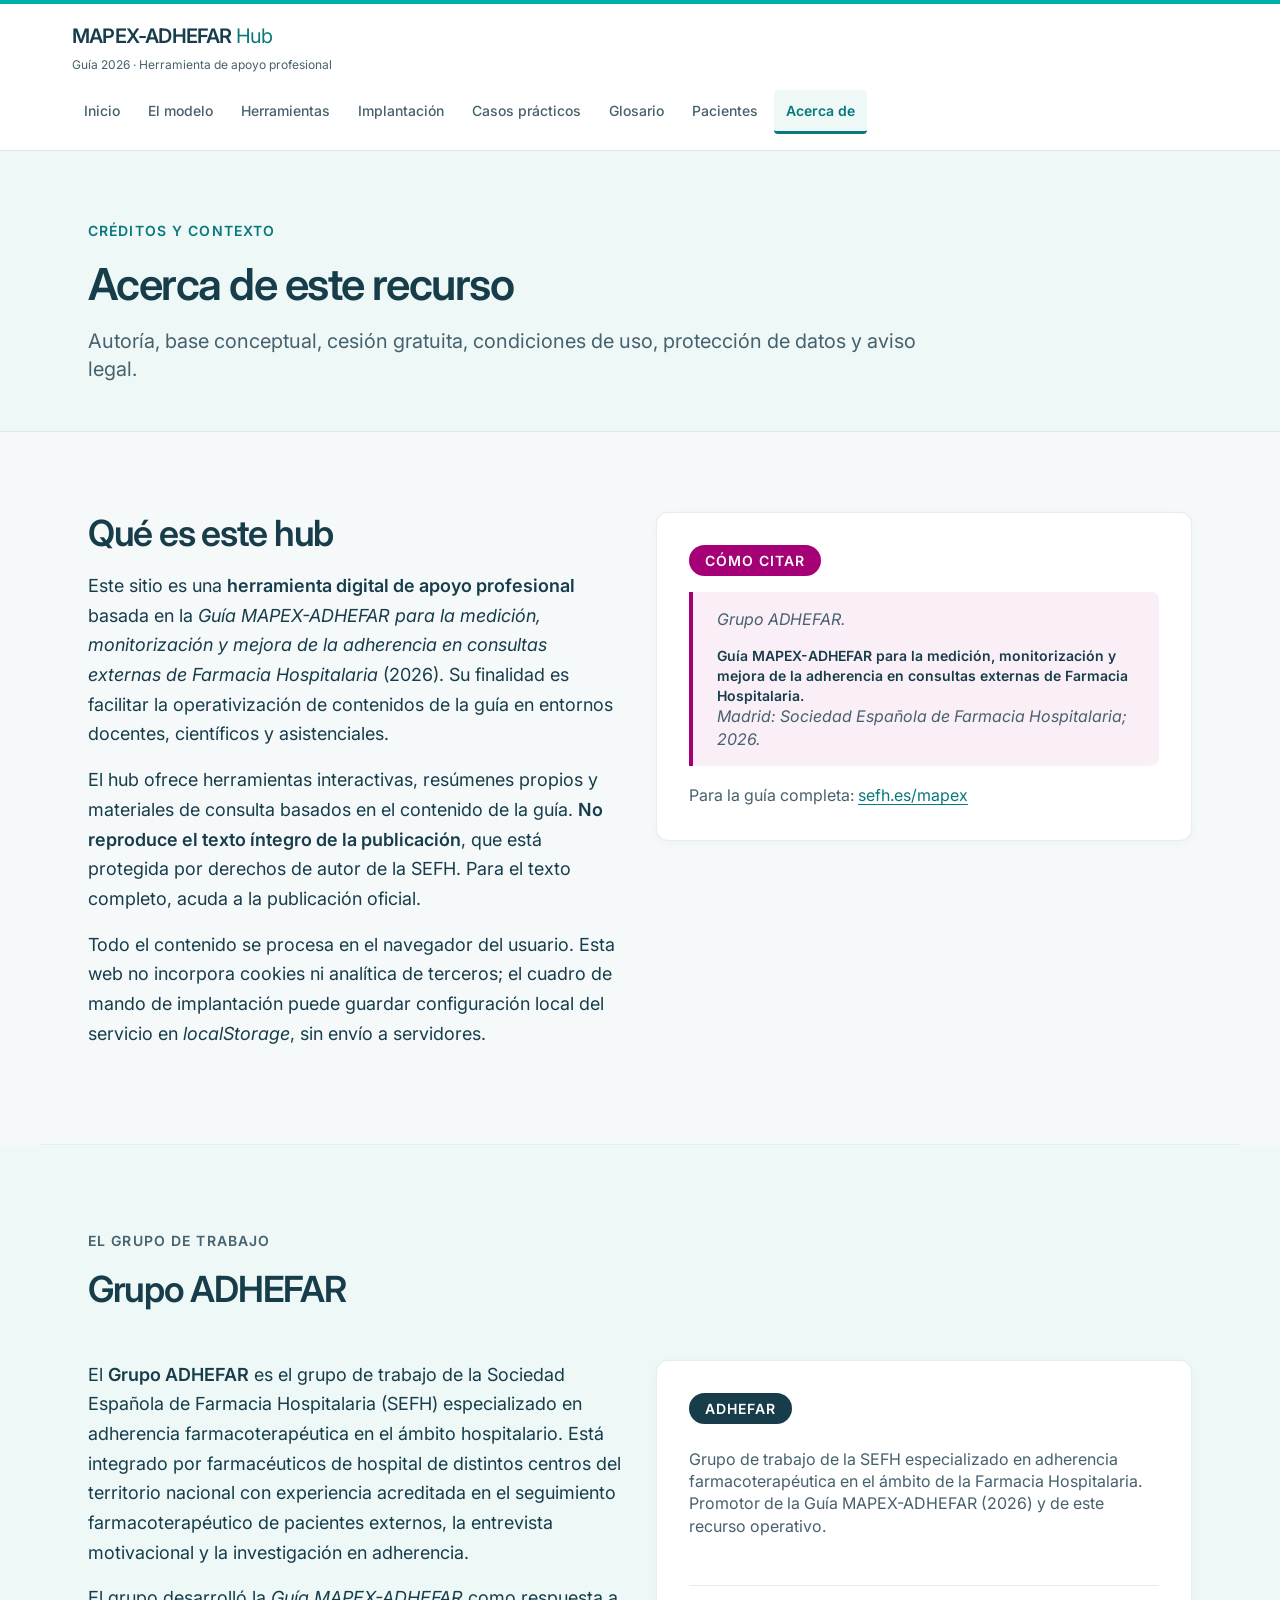
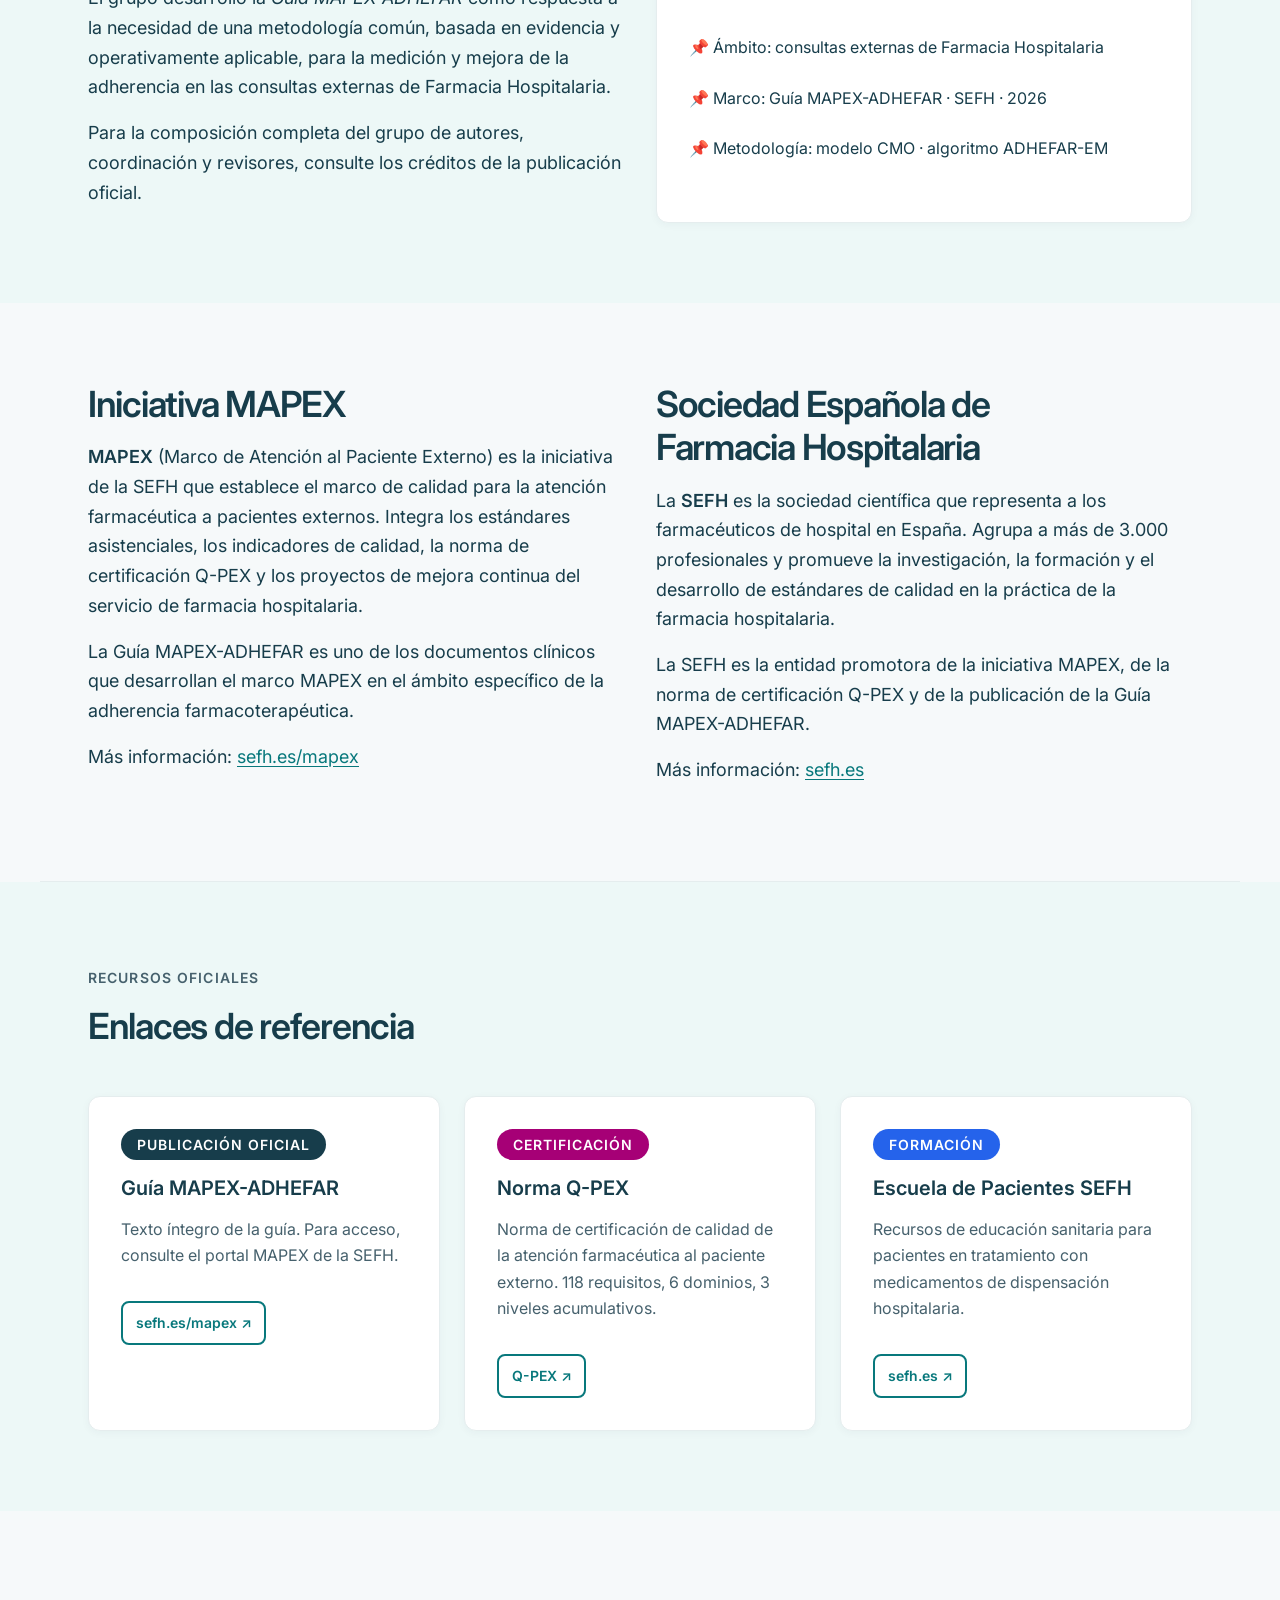
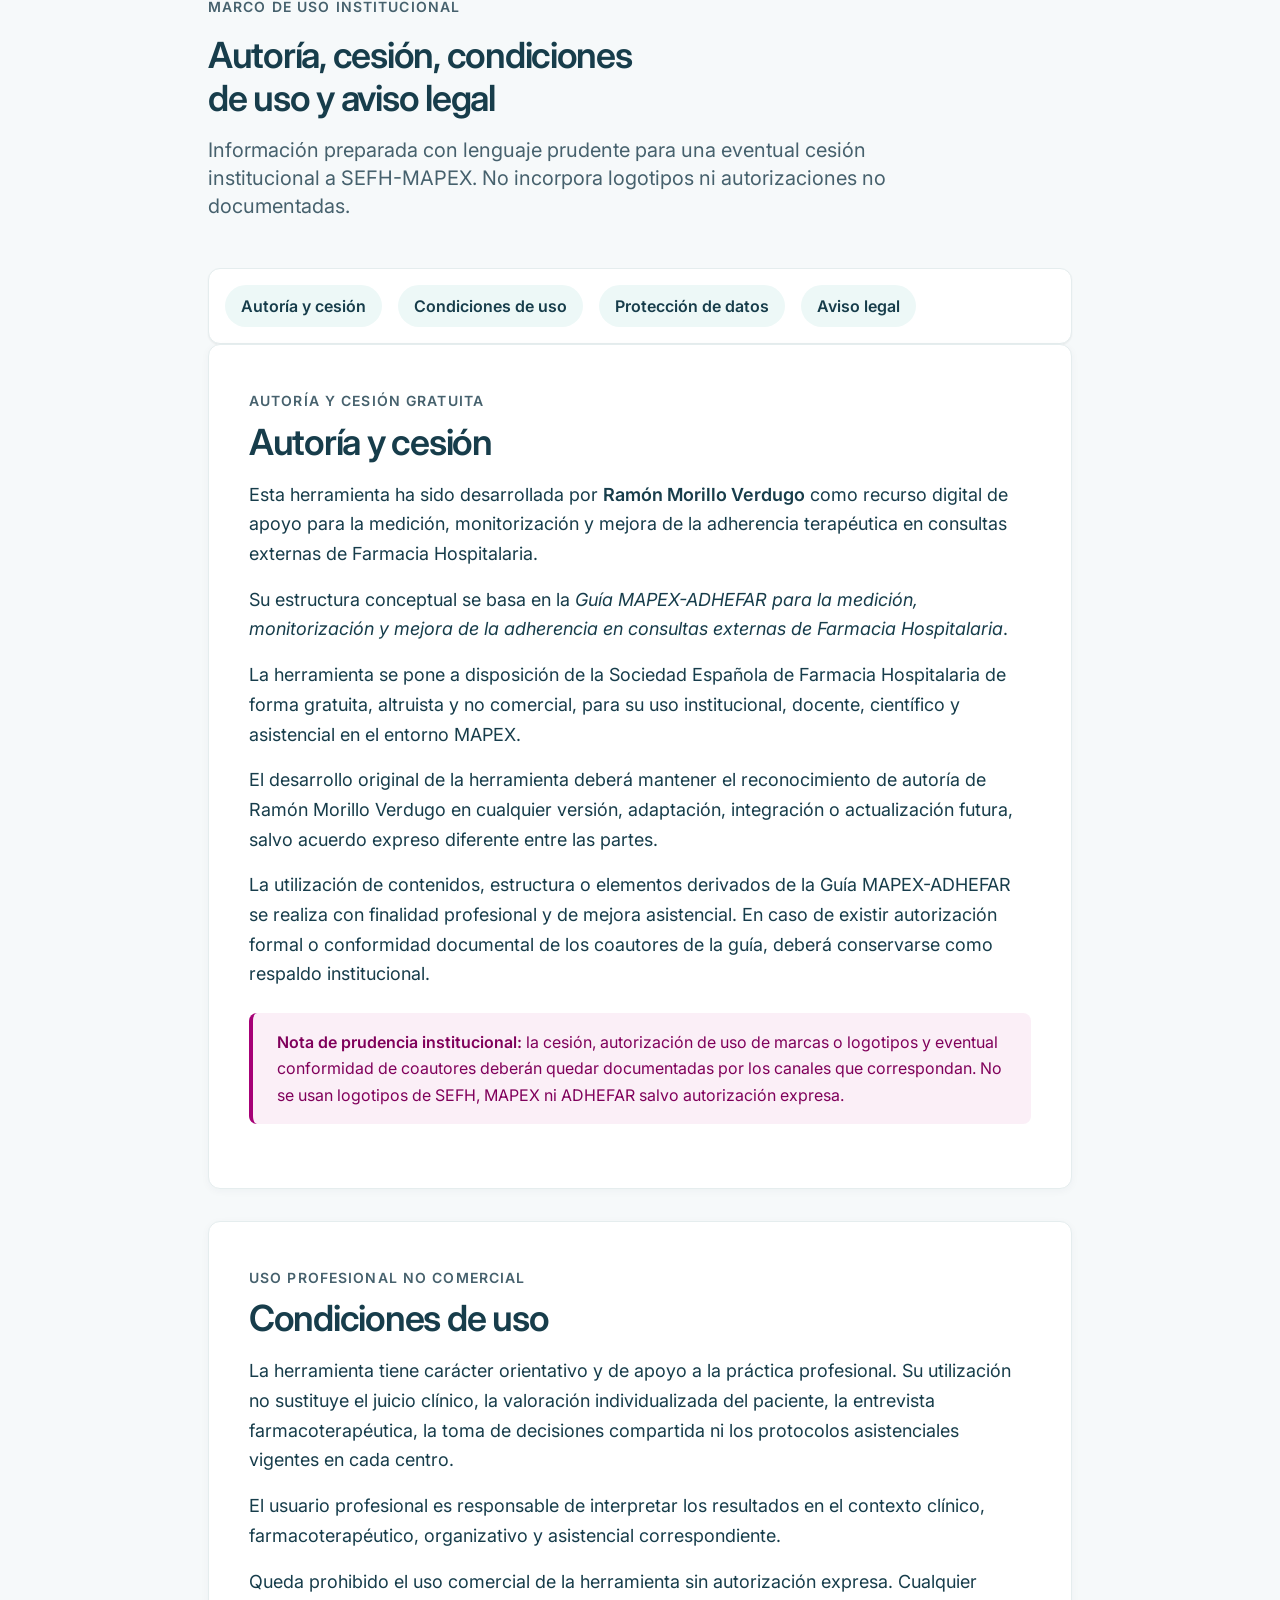
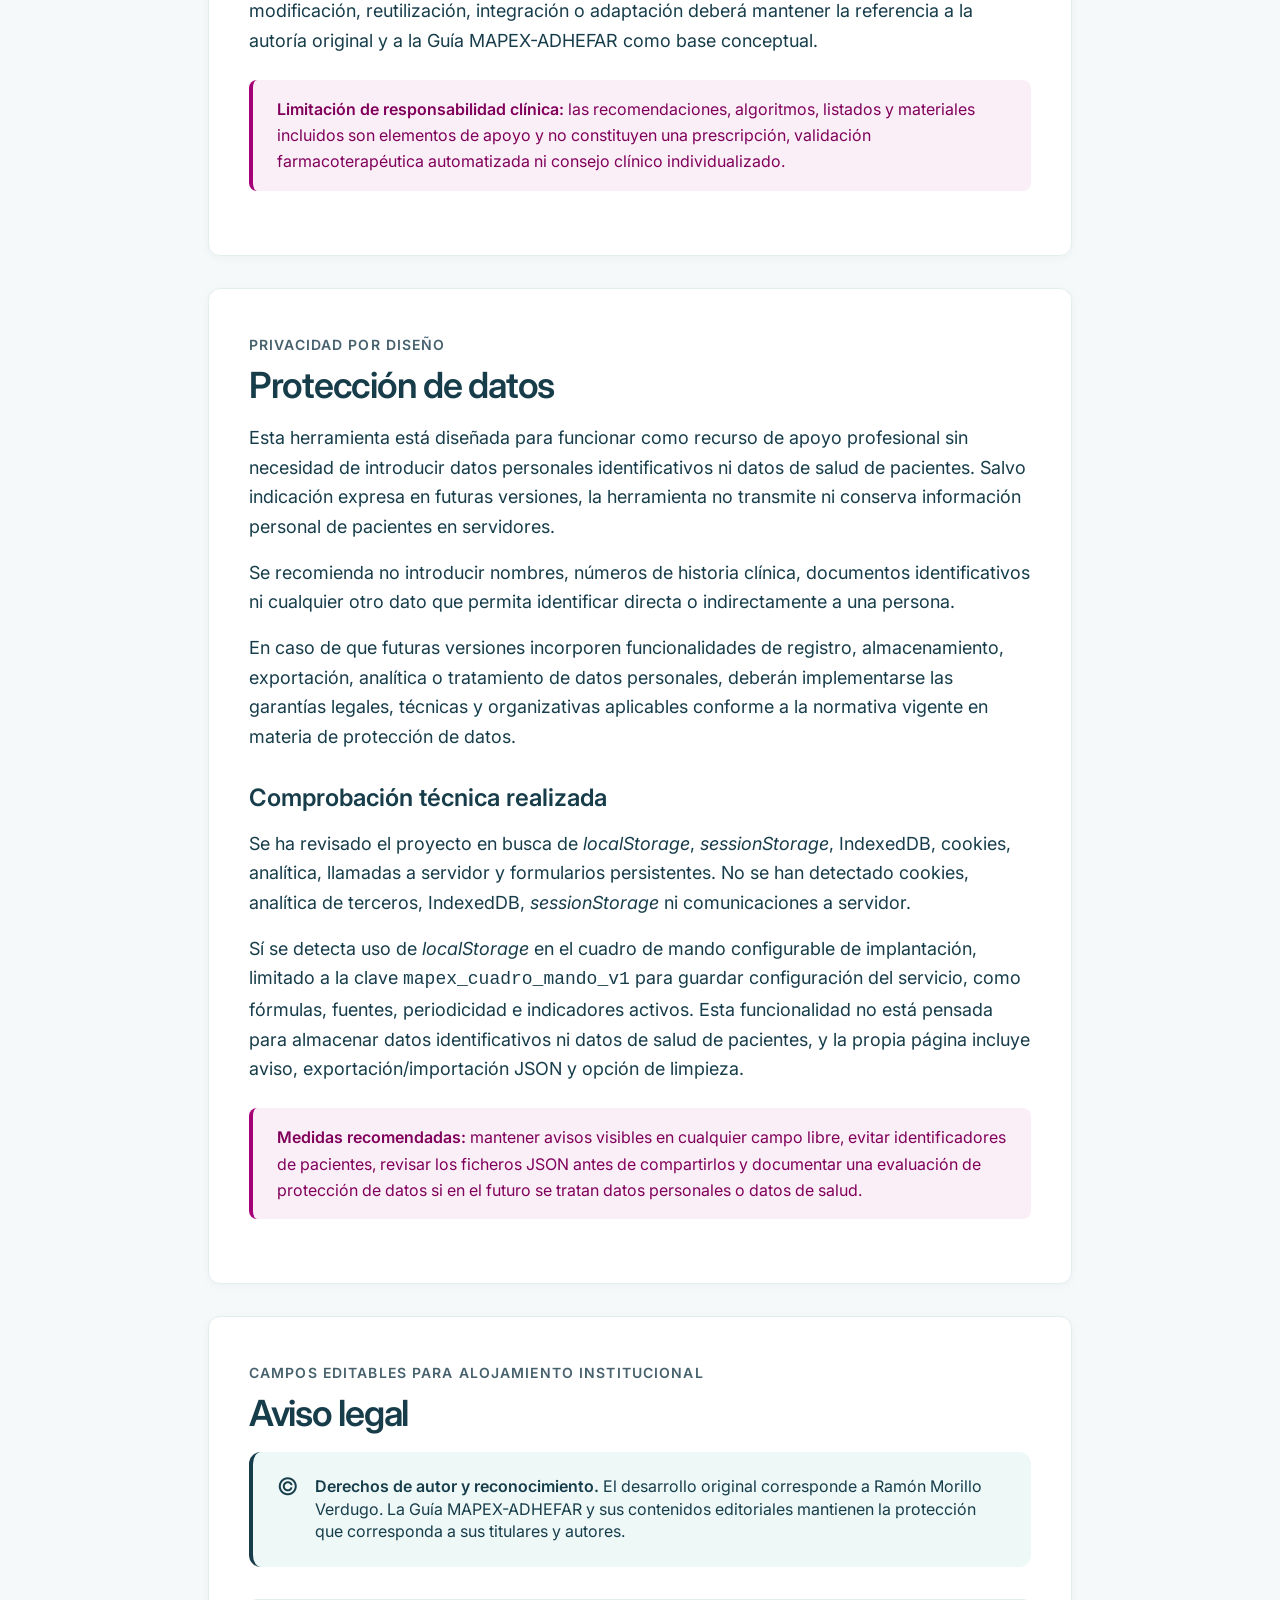
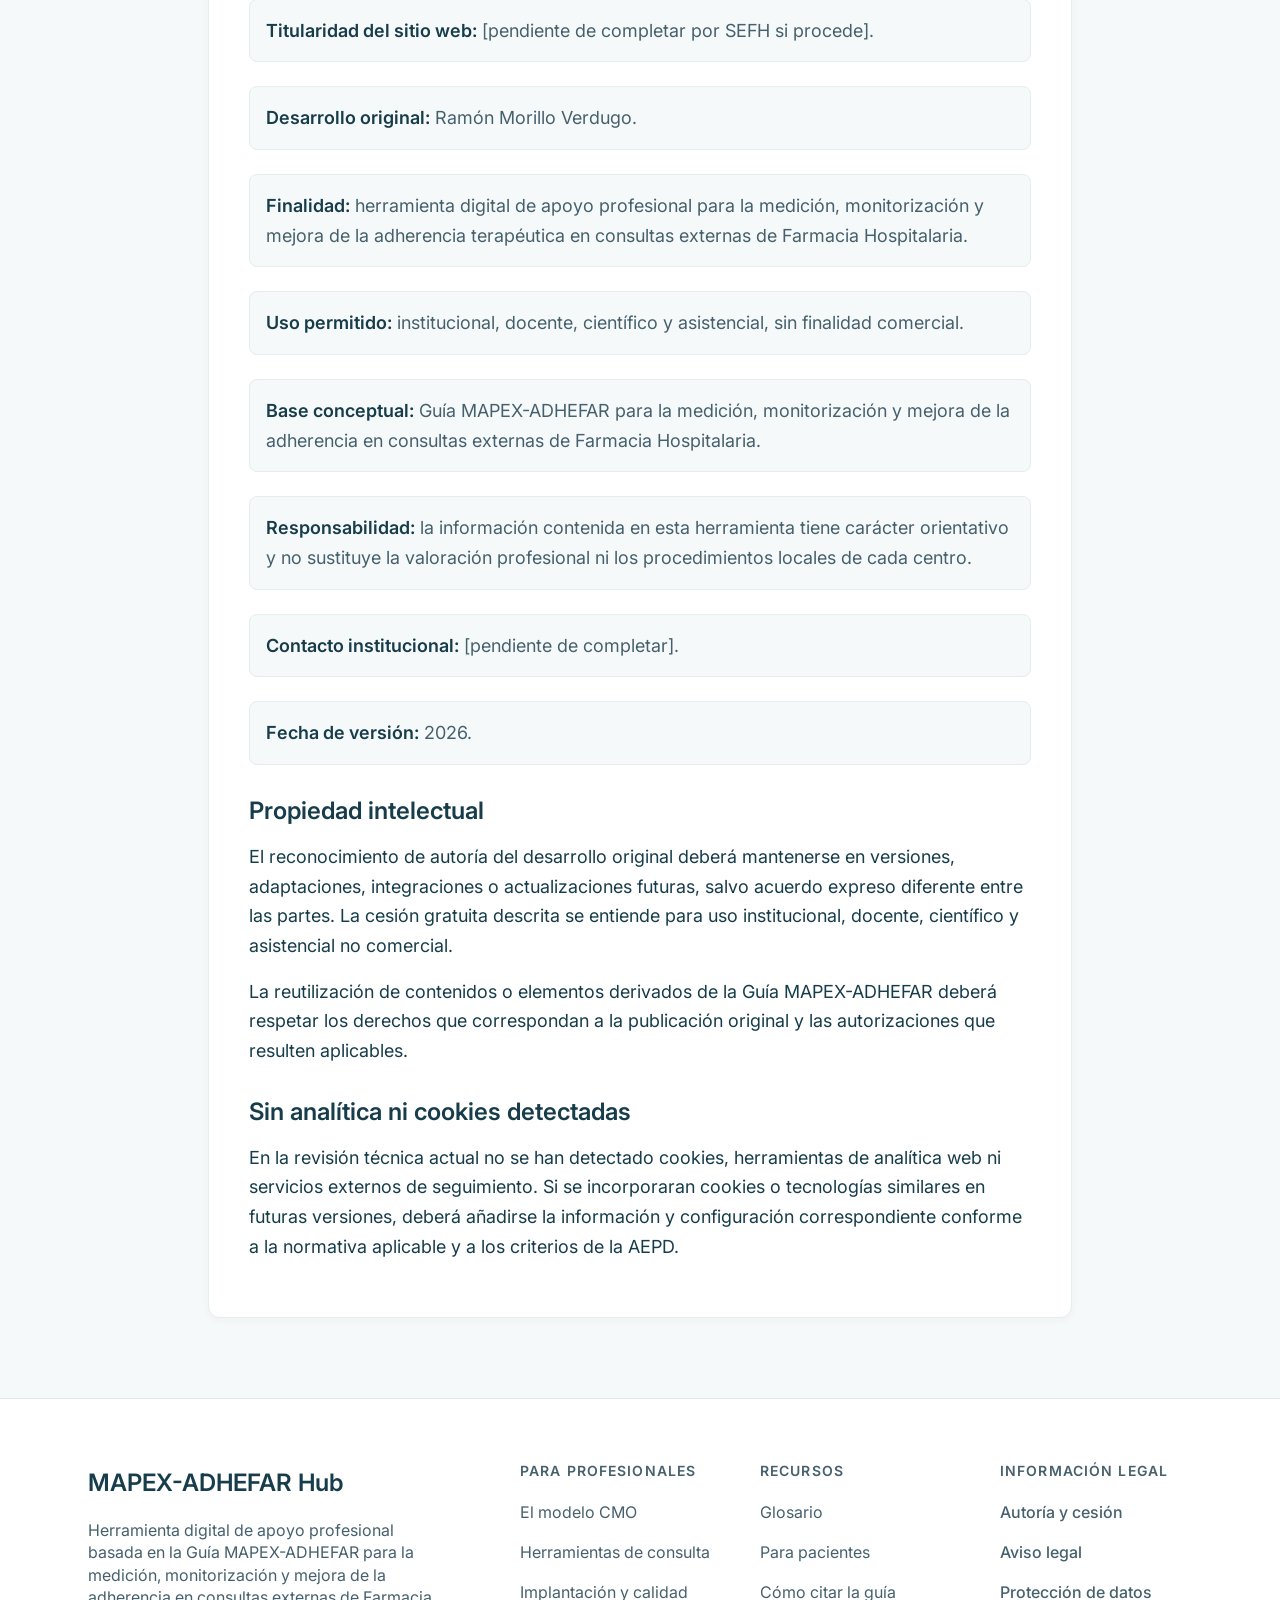
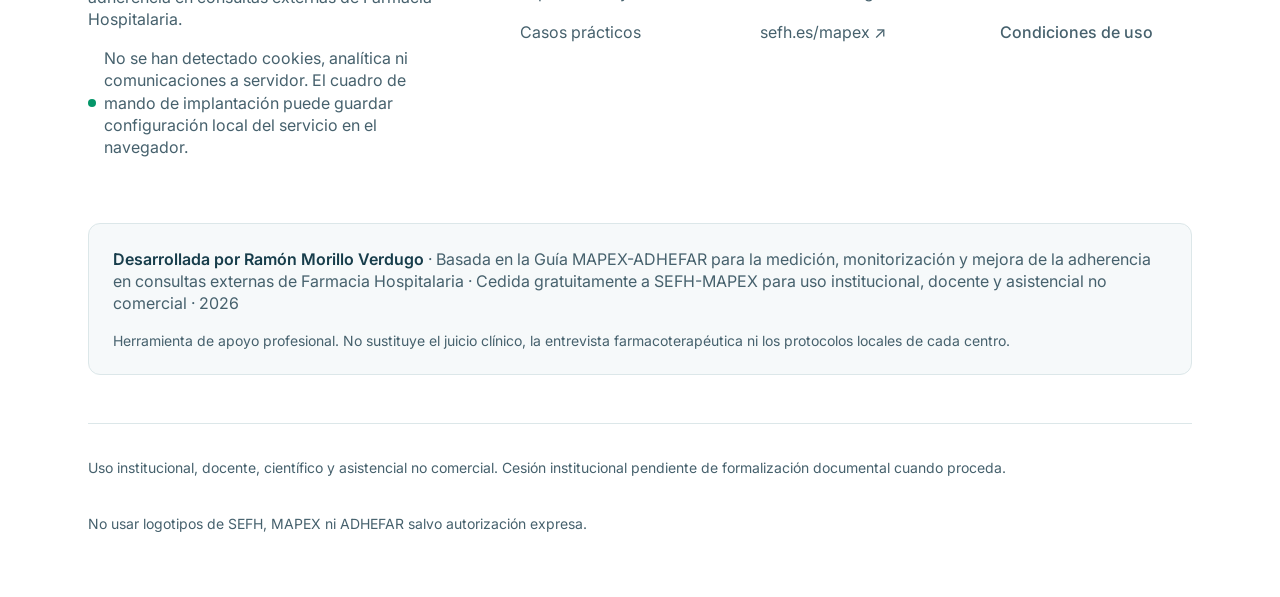
<file: acerca.html>
<!DOCTYPE html>
<html lang="es">
<head>
  <meta charset="UTF-8">
  <meta name="viewport" content="width=device-width, initial-scale=1.0">
  <title>Acerca de — MAPEX-ADHEFAR Hub</title>
  <meta name="description" content="Autoría, cesión gratuita, condiciones de uso, protección de datos y aviso legal del hub MAPEX-ADHEFAR.">
  <meta property="og:title" content="Acerca de — MAPEX-ADHEFAR Hub">
  <meta property="og:type" content="website">
  <meta property="og:locale" content="es_ES">
  <link rel="preconnect" href="https://fonts.googleapis.com">
  <link rel="preconnect" href="https://fonts.gstatic.com" crossorigin>
  <link href="https://fonts.googleapis.com/css2?family=Inter:wght@400;500;600&display=swap" rel="stylesheet">
  <link rel="stylesheet" href="css/tokens.css">
  <link rel="stylesheet" href="css/base.css">
  <link rel="stylesheet" href="css/layout.css">
  <link rel="stylesheet" href="css/components.css">
  <link rel="stylesheet" href="css/print.css">
</head>
<body>
  <div id="site-header-placeholder"></div>

  <main id="contenido-principal">

    <div class="page-hero">
      <div class="container">
        <span class="eyebrow">Créditos y contexto</span>
        <h1>Acerca de este recurso</h1>
        <p class="lead">Autoría, base conceptual, cesión gratuita, condiciones de uso, protección de datos y aviso legal.</p>
      </div>
    </div>

    <section class="section" aria-labelledby="que-es-titulo">
      <div class="container">
        <div class="grid-2">
          <div class="prose">
            <h2 id="que-es-titulo">Qué es este hub</h2>
            <p>Este sitio es una <strong>herramienta digital de apoyo profesional</strong> basada en la <em>Guía MAPEX-ADHEFAR para la medición, monitorización y mejora de la adherencia en consultas externas de Farmacia Hospitalaria</em> (2026). Su finalidad es facilitar la operativización de contenidos de la guía en entornos docentes, científicos y asistenciales.</p>
            <p>El hub ofrece herramientas interactivas, resúmenes propios y materiales de consulta basados en el contenido de la guía. <strong>No reproduce el texto íntegro de la publicación</strong>, que está protegida por derechos de autor de la SEFH. Para el texto completo, acuda a la publicación oficial.</p>
            <p>Todo el contenido se procesa en el navegador del usuario. Esta web no incorpora cookies ni analítica de terceros; el cuadro de mando de implantación puede guardar configuración local del servicio en <em>localStorage</em>, sin envío a servidores.</p>
          </div>
          <div>
            <div class="card" style="margin-bottom:var(--sp-5)">
              <div class="pillar-badge acento" style="margin-bottom:var(--sp-4)">Cómo citar</div>
              <div id="citar"></div>
              <blockquote class="blockquote-ref">
                Grupo ADHEFAR. <cite>Guía MAPEX-ADHEFAR para la medición, monitorización y mejora de la adherencia en consultas externas de Farmacia Hospitalaria.</cite> Madrid: Sociedad Española de Farmacia Hospitalaria; 2026.
              </blockquote>
              <p style="margin-top:var(--sp-4);font-size:var(--fs-sm);color:var(--c-texto-secundario)">Para la guía completa: <a href="https://www.sefh.es/mapex" target="_blank" rel="noopener">sefh.es/mapex</a></p>
            </div>
          </div>
        </div>
      </div>
    </section>

    <hr class="divider" style="max-width:var(--max-w);margin-inline:auto;margin-block:0">

    <section class="section section-alt" aria-labelledby="adhefar-titulo">
      <div class="container">
        <div class="section-header">
          <span class="eyebrow">El grupo de trabajo</span>
          <h2 id="adhefar-titulo">Grupo ADHEFAR</h2>
        </div>
        <div class="grid-2">
          <div class="prose">
            <p>El <strong>Grupo ADHEFAR</strong> es el grupo de trabajo de la Sociedad Española de Farmacia Hospitalaria (SEFH) especializado en adherencia farmacoterapéutica en el ámbito hospitalario. Está integrado por farmacéuticos de hospital de distintos centros del territorio nacional con experiencia acreditada en el seguimiento farmacoterapéutico de pacientes externos, la entrevista motivacional y la investigación en adherencia.</p>
            <p>El grupo desarrolló la <em>Guía MAPEX-ADHEFAR</em> como respuesta a la necesidad de una metodología común, basada en evidencia y operativamente aplicable, para la medición y mejora de la adherencia en las consultas externas de Farmacia Hospitalaria.</p>
            <p>Para la composición completa del grupo de autores, coordinación y revisores, consulte los créditos de la publicación oficial.</p>
          </div>
          <div class="card">
            <div class="pillar-badge institucional" style="margin-bottom:var(--sp-5)">ADHEFAR</div>
            <p style="font-size:var(--fs-sm);color:var(--c-texto-secundario);line-height:var(--lh-snug)">Grupo de trabajo de la SEFH especializado en adherencia farmacoterapéutica en el ámbito de la Farmacia Hospitalaria. Promotor de la Guía MAPEX-ADHEFAR (2026) y de este recurso operativo.</p>
            <hr class="divider">
            <ul style="list-style:none;padding:0;margin:0;font-size:var(--fs-sm);display:flex;flex-direction:column;gap:var(--sp-3)">
              <li>📌 Ámbito: consultas externas de Farmacia Hospitalaria</li>
              <li>📌 Marco: Guía MAPEX-ADHEFAR · SEFH · 2026</li>
              <li>📌 Metodología: modelo CMO · algoritmo ADHEFAR-EM</li>
            </ul>
          </div>
        </div>
      </div>
    </section>

    <section class="section" aria-labelledby="mapex-titulo">
      <div class="container">
        <div class="grid-2">
          <div class="prose">
            <h2 id="mapex-titulo">Iniciativa MAPEX</h2>
            <p><strong>MAPEX</strong> (Marco de Atención al Paciente Externo) es la iniciativa de la SEFH que establece el marco de calidad para la atención farmacéutica a pacientes externos. Integra los estándares asistenciales, los indicadores de calidad, la norma de certificación Q-PEX y los proyectos de mejora continua del servicio de farmacia hospitalaria.</p>
            <p>La Guía MAPEX-ADHEFAR es uno de los documentos clínicos que desarrollan el marco MAPEX en el ámbito específico de la adherencia farmacoterapéutica.</p>
            <p>Más información: <a href="https://www.sefh.es/mapex" target="_blank" rel="noopener">sefh.es/mapex</a></p>
          </div>
          <div class="prose">
            <h2 id="sefh-titulo">Sociedad Española de Farmacia Hospitalaria</h2>
            <p>La <strong>SEFH</strong> es la sociedad científica que representa a los farmacéuticos de hospital en España. Agrupa a más de 3.000 profesionales y promueve la investigación, la formación y el desarrollo de estándares de calidad en la práctica de la farmacia hospitalaria.</p>
            <p>La SEFH es la entidad promotora de la iniciativa MAPEX, de la norma de certificación Q-PEX y de la publicación de la Guía MAPEX-ADHEFAR.</p>
            <p>Más información: <a href="https://www.sefh.es" target="_blank" rel="noopener">sefh.es</a></p>
          </div>
        </div>
      </div>
    </section>

    <hr class="divider" style="max-width:var(--max-w);margin-inline:auto;margin-block:0">

    <section class="section section-alt" aria-labelledby="enlaces-titulo">
      <div class="container">
        <div class="section-header">
          <span class="eyebrow">Recursos oficiales</span>
          <h2 id="enlaces-titulo">Enlaces de referencia</h2>
        </div>
        <div class="grid-3">
          <div class="card">
            <div class="pillar-badge institucional" style="margin-bottom:var(--sp-4)">Publicación oficial</div>
            <h3 style="font-size:var(--fs-md);margin-bottom:var(--sp-3)">Guía MAPEX-ADHEFAR</h3>
            <p style="font-size:var(--fs-sm);color:var(--c-texto-secundario)">Texto íntegro de la guía. Para acceso, consulte el portal MAPEX de la SEFH.</p>
            <a href="https://www.sefh.es/mapex" target="_blank" rel="noopener" class="btn btn-secondary btn-sm" style="margin-top:var(--sp-4)">sefh.es/mapex ↗</a>
          </div>
          <div class="card">
            <div class="pillar-badge acento" style="margin-bottom:var(--sp-4)">Certificación</div>
            <h3 style="font-size:var(--fs-md);margin-bottom:var(--sp-3)">Norma Q-PEX</h3>
            <p style="font-size:var(--fs-sm);color:var(--c-texto-secundario)">Norma de certificación de calidad de la atención farmacéutica al paciente externo. 118 requisitos, 6 dominios, 3 niveles acumulativos.</p>
            <a href="https://www.sefh.es/mapex/q-pex.php" target="_blank" rel="noopener" class="btn btn-secondary btn-sm" style="margin-top:var(--sp-4)">Q-PEX ↗</a>
          </div>
          <div class="card">
            <div class="pillar-badge" style="background:var(--c-capacidad);color:#fff;margin-bottom:var(--sp-4)">Formación</div>
            <h3 style="font-size:var(--fs-md);margin-bottom:var(--sp-3)">Escuela de Pacientes SEFH</h3>
            <p style="font-size:var(--fs-sm);color:var(--c-texto-secundario)">Recursos de educación sanitaria para pacientes en tratamiento con medicamentos de dispensación hospitalaria.</p>
            <a href="https://www.sefh.es" target="_blank" rel="noopener" class="btn btn-secondary btn-sm" style="margin-top:var(--sp-4)">sefh.es ↗</a>
          </div>
        </div>
      </div>
    </section>

    <section class="section" aria-labelledby="legal-titulo">
      <div class="container" style="max-width:960px">
        <div class="section-header">
          <span class="eyebrow">Marco de uso institucional</span>
          <h2 id="legal-titulo">Autoría, cesión, condiciones de uso y aviso legal</h2>
          <p class="lead">Información preparada con lenguaje prudente para una eventual cesión institucional a SEFH-MAPEX. No incorpora logotipos ni autorizaciones no documentadas.</p>
        </div>

        <nav class="legal-toc" aria-label="Índice de información legal">
          <a href="#autoria-cesion">Autoría y cesión</a>
          <a href="#condiciones-uso">Condiciones de uso</a>
          <a href="#proteccion-datos">Protección de datos</a>
          <a href="#legal">Aviso legal</a>
        </nav>

        <div class="legal-shell">
          <article class="legal-card" id="autoria-cesion" tabindex="-1" aria-labelledby="autoria-cesion-titulo">
            <span class="eyebrow">Autoría y cesión gratuita</span>
            <h2 id="autoria-cesion-titulo">Autoría y cesión</h2>
            <div class="prose">
              <p>Esta herramienta ha sido desarrollada por <strong>Ramón Morillo Verdugo</strong> como recurso digital de apoyo para la medición, monitorización y mejora de la adherencia terapéutica en consultas externas de Farmacia Hospitalaria.</p>
              <p>Su estructura conceptual se basa en la <em>Guía MAPEX-ADHEFAR para la medición, monitorización y mejora de la adherencia en consultas externas de Farmacia Hospitalaria</em>.</p>
              <p>La herramienta se pone a disposición de la Sociedad Española de Farmacia Hospitalaria de forma gratuita, altruista y no comercial, para su uso institucional, docente, científico y asistencial en el entorno MAPEX.</p>
              <p>El desarrollo original de la herramienta deberá mantener el reconocimiento de autoría de Ramón Morillo Verdugo en cualquier versión, adaptación, integración o actualización futura, salvo acuerdo expreso diferente entre las partes.</p>
              <p>La utilización de contenidos, estructura o elementos derivados de la Guía MAPEX-ADHEFAR se realiza con finalidad profesional y de mejora asistencial. En caso de existir autorización formal o conformidad documental de los coautores de la guía, deberá conservarse como respaldo institucional.</p>
              <div class="legal-highlight"><strong>Nota de prudencia institucional:</strong> la cesión, autorización de uso de marcas o logotipos y eventual conformidad de coautores deberán quedar documentadas por los canales que correspondan. No se usan logotipos de SEFH, MAPEX ni ADHEFAR salvo autorización expresa.</div>
            </div>
          </article>

          <article class="legal-card" id="condiciones-uso" tabindex="-1" aria-labelledby="condiciones-uso-titulo">
            <span class="eyebrow">Uso profesional no comercial</span>
            <h2 id="condiciones-uso-titulo">Condiciones de uso</h2>
            <div class="prose">
              <p>La herramienta tiene carácter orientativo y de apoyo a la práctica profesional. Su utilización no sustituye el juicio clínico, la valoración individualizada del paciente, la entrevista farmacoterapéutica, la toma de decisiones compartida ni los protocolos asistenciales vigentes en cada centro.</p>
              <p>El usuario profesional es responsable de interpretar los resultados en el contexto clínico, farmacoterapéutico, organizativo y asistencial correspondiente.</p>
              <p>Queda prohibido el uso comercial de la herramienta sin autorización expresa. Cualquier modificación, reutilización, integración o adaptación deberá mantener la referencia a la autoría original y a la Guía MAPEX-ADHEFAR como base conceptual.</p>
              <div class="legal-highlight"><strong>Limitación de responsabilidad clínica:</strong> las recomendaciones, algoritmos, listados y materiales incluidos son elementos de apoyo y no constituyen una prescripción, validación farmacoterapéutica automatizada ni consejo clínico individualizado.</div>
            </div>
          </article>

          <article class="legal-card" id="proteccion-datos" tabindex="-1" aria-labelledby="proteccion-datos-titulo">
            <span class="eyebrow">Privacidad por diseño</span>
            <h2 id="proteccion-datos-titulo">Protección de datos</h2>
            <div class="prose">
              <p>Esta herramienta está diseñada para funcionar como recurso de apoyo profesional sin necesidad de introducir datos personales identificativos ni datos de salud de pacientes. Salvo indicación expresa en futuras versiones, la herramienta no transmite ni conserva información personal de pacientes en servidores.</p>
              <p>Se recomienda no introducir nombres, números de historia clínica, documentos identificativos ni cualquier otro dato que permita identificar directa o indirectamente a una persona.</p>
              <p>En caso de que futuras versiones incorporen funcionalidades de registro, almacenamiento, exportación, analítica o tratamiento de datos personales, deberán implementarse las garantías legales, técnicas y organizativas aplicables conforme a la normativa vigente en materia de protección de datos.</p>
              <h3>Comprobación técnica realizada</h3>
              <p>Se ha revisado el proyecto en busca de <em>localStorage</em>, <em>sessionStorage</em>, IndexedDB, cookies, analítica, llamadas a servidor y formularios persistentes. No se han detectado cookies, analítica de terceros, IndexedDB, <em>sessionStorage</em> ni comunicaciones a servidor.</p>
              <p>Sí se detecta uso de <em>localStorage</em> en el cuadro de mando configurable de implantación, limitado a la clave <code>mapex_cuadro_mando_v1</code> para guardar configuración del servicio, como fórmulas, fuentes, periodicidad e indicadores activos. Esta funcionalidad no está pensada para almacenar datos identificativos ni datos de salud de pacientes, y la propia página incluye aviso, exportación/importación JSON y opción de limpieza.</p>
              <div class="legal-highlight"><strong>Medidas recomendadas:</strong> mantener avisos visibles en cualquier campo libre, evitar identificadores de pacientes, revisar los ficheros JSON antes de compartirlos y documentar una evaluación de protección de datos si en el futuro se tratan datos personales o datos de salud.</div>
            </div>
          </article>

          <article class="legal-card" id="legal" tabindex="-1" aria-labelledby="aviso-legal-titulo">
            <span class="eyebrow">Campos editables para alojamiento institucional</span>
            <h2 id="aviso-legal-titulo">Aviso legal</h2>
            <div class="notice notice-info" style="margin-bottom:var(--sp-6)">
              <div class="notice-icon" aria-hidden="true">©</div>
              <div>
                <strong>Derechos de autor y reconocimiento.</strong> El desarrollo original corresponde a Ramón Morillo Verdugo. La Guía MAPEX-ADHEFAR y sus contenidos editoriales mantienen la protección que corresponda a sus titulares y autores.
              </div>
            </div>
            <div class="prose">
              <ul class="legal-field-list">
                <li><strong>Titularidad del sitio web:</strong> [pendiente de completar por SEFH si procede].</li>
                <li><strong>Desarrollo original:</strong> Ramón Morillo Verdugo.</li>
                <li><strong>Finalidad:</strong> herramienta digital de apoyo profesional para la medición, monitorización y mejora de la adherencia terapéutica en consultas externas de Farmacia Hospitalaria.</li>
                <li><strong>Uso permitido:</strong> institucional, docente, científico y asistencial, sin finalidad comercial.</li>
                <li><strong>Base conceptual:</strong> Guía MAPEX-ADHEFAR para la medición, monitorización y mejora de la adherencia en consultas externas de Farmacia Hospitalaria.</li>
                <li><strong>Responsabilidad:</strong> la información contenida en esta herramienta tiene carácter orientativo y no sustituye la valoración profesional ni los procedimientos locales de cada centro.</li>
                <li><strong>Contacto institucional:</strong> [pendiente de completar].</li>
                <li><strong>Fecha de versión:</strong> 2026.</li>
              </ul>
              <h3>Propiedad intelectual</h3>
              <p>El reconocimiento de autoría del desarrollo original deberá mantenerse en versiones, adaptaciones, integraciones o actualizaciones futuras, salvo acuerdo expreso diferente entre las partes. La cesión gratuita descrita se entiende para uso institucional, docente, científico y asistencial no comercial.</p>
              <p>La reutilización de contenidos o elementos derivados de la Guía MAPEX-ADHEFAR deberá respetar los derechos que correspondan a la publicación original y las autorizaciones que resulten aplicables.</p>
              <h3>Sin analítica ni cookies detectadas</h3>
              <p>En la revisión técnica actual no se han detectado cookies, herramientas de analítica web ni servicios externos de seguimiento. Si se incorporaran cookies o tecnologías similares en futuras versiones, deberá añadirse la información y configuración correspondiente conforme a la normativa aplicable y a los criterios de la AEPD.</p>
            </div>
          </article>
        </div>
      </div>
    </section>

  </main>

  <div id="site-footer-placeholder"></div>
  <script src="js/nav.js"></script>
</body>
</html>
</file>
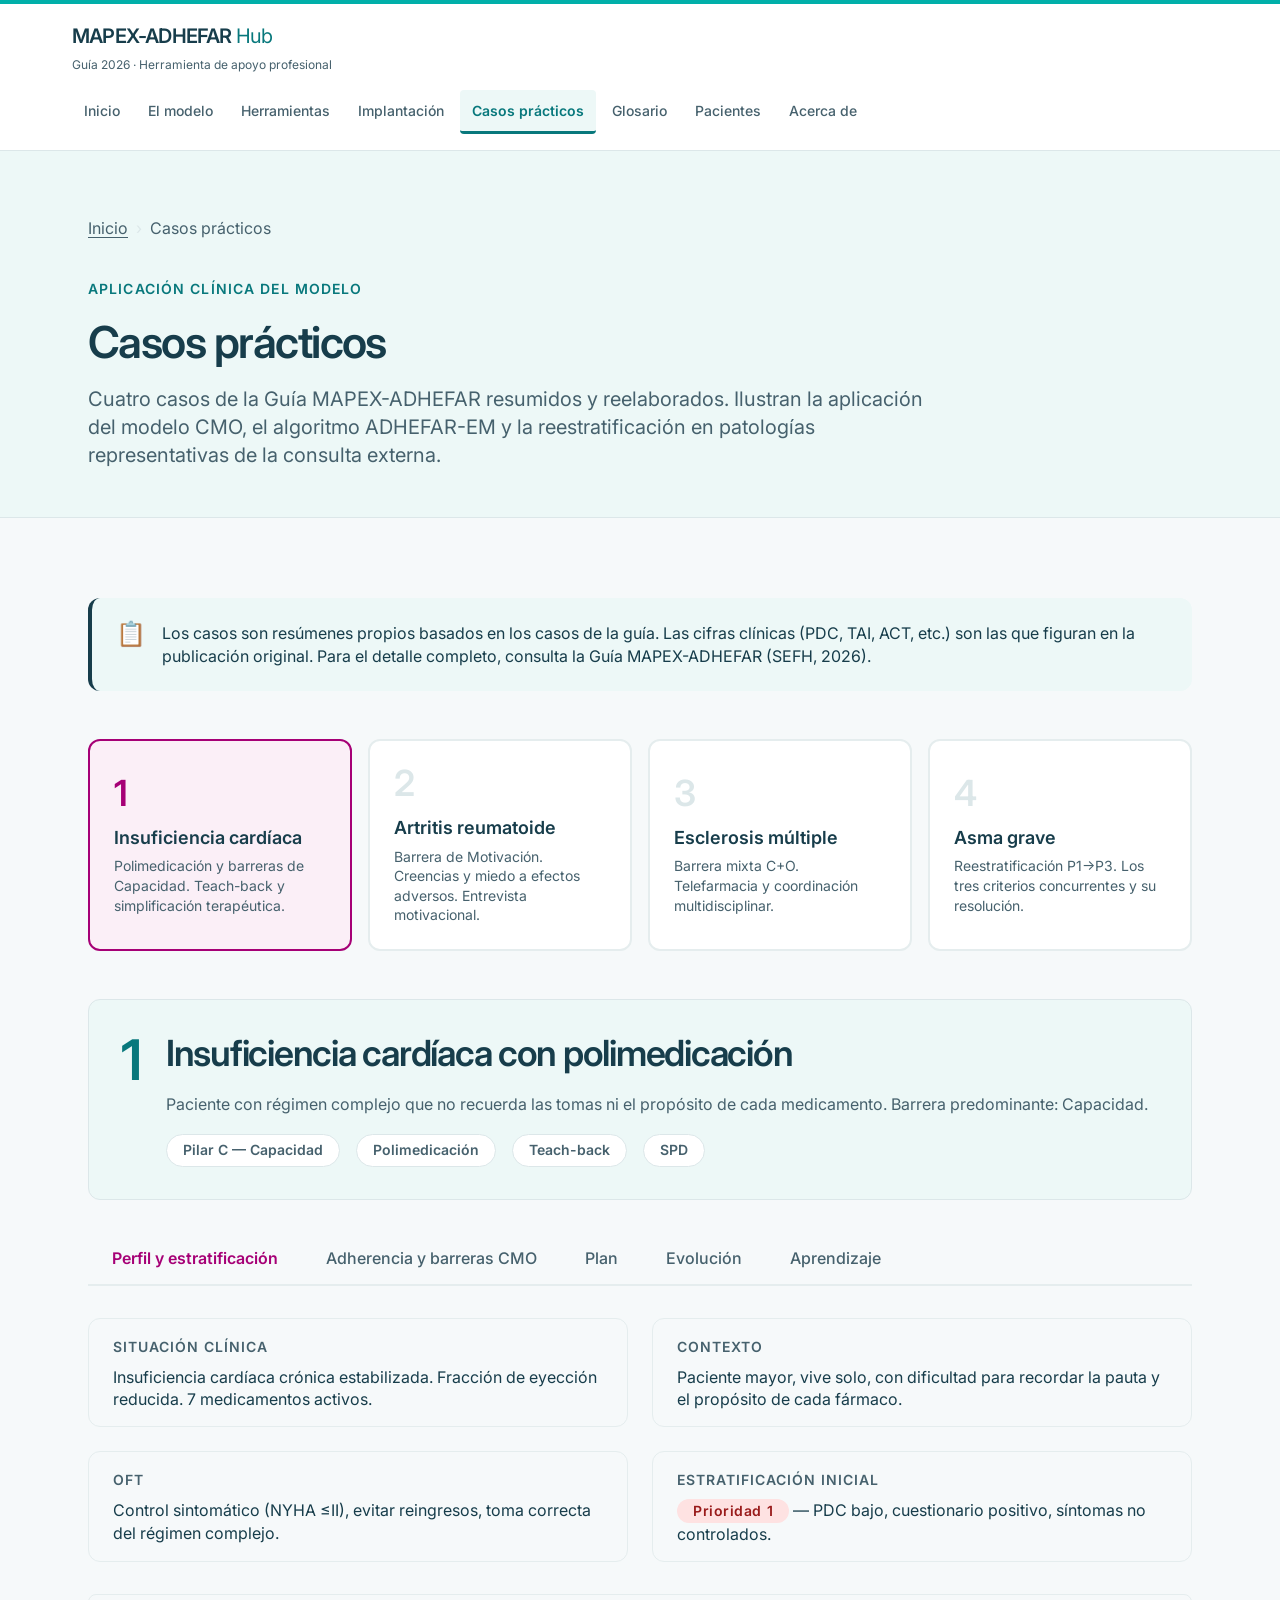
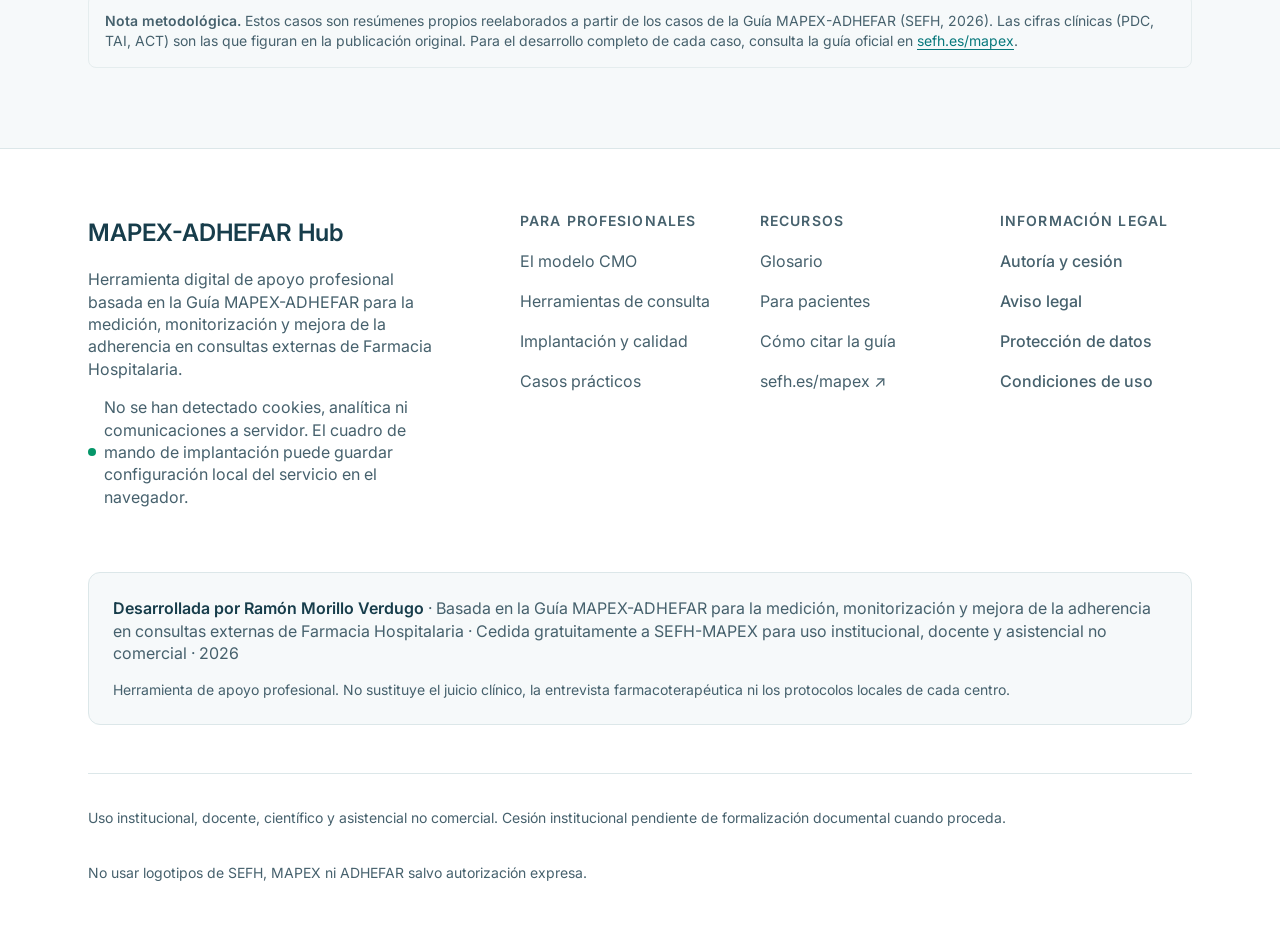
<file: casos.html>
<!DOCTYPE html>
<html lang="es">
<head>
  <meta charset="UTF-8">
  <meta name="viewport" content="width=device-width, initial-scale=1.0">
  <title>Casos prácticos — MAPEX-ADHEFAR Hub</title>
  <meta name="description" content="Cuatro casos prácticos de la Guía MAPEX-ADHEFAR: insuficiencia cardíaca, artritis reumatoide, esclerosis múltiple y asma grave con reestratificación.">
  <meta property="og:title" content="Casos prácticos — MAPEX-ADHEFAR Hub">
  <meta property="og:type" content="website">
  <meta property="og:locale" content="es_ES">
  <link rel="preconnect" href="https://fonts.googleapis.com">
  <link rel="preconnect" href="https://fonts.gstatic.com" crossorigin>
  <link href="https://fonts.googleapis.com/css2?family=Inter:wght@400;500;600&display=swap" rel="stylesheet">
  <link rel="stylesheet" href="css/tokens.css">
  <link rel="stylesheet" href="css/base.css">
  <link rel="stylesheet" href="css/layout.css">
  <link rel="stylesheet" href="css/components.css">
  <link rel="stylesheet" href="css/print.css">
  <style>
    .caso-selector { display:grid; gap:var(--sp-4); margin-bottom:var(--sp-8); }
    @media(min-width:640px) { .caso-selector { grid-template-columns:repeat(2,1fr); } }
    @media(min-width:960px) { .caso-selector { grid-template-columns:repeat(4,1fr); } }

    .caso-btn {
      background:var(--c-superficie); border-radius:var(--radius-card);
      border:2px solid var(--c-borde-claro); padding:var(--sp-5);
      cursor:pointer; text-align:left; transition:all var(--t-base);
      font-family:inherit; color:var(--c-texto);
    }
    .caso-btn:hover { border-color:var(--c-acento); box-shadow:var(--shadow-md); transform:translateY(-2px); }
    .caso-btn[aria-selected="true"] { border-color:var(--c-acento); background:var(--c-acento-claro); }
    .caso-btn-num { font-family:var(--ff-display); font-size:var(--fs-2xl); font-weight:600; line-height:1; color:var(--c-borde); margin-bottom:var(--sp-3); }
    .caso-btn[aria-selected="true"] .caso-btn-num { color:var(--c-acento); }
    .caso-btn h3 { font-size:var(--fs-base); margin-bottom:var(--sp-2); }
    .caso-btn p { font-size:var(--fs-xs); color:var(--c-texto-secundario); margin:0; line-height:var(--lh-snug); }

    .caso-panel { display:none; }
    .caso-panel.activo { display:block; }

    .caso-tabs { border-bottom:2px solid var(--c-borde-claro); display:flex; flex-wrap:wrap; gap:0; margin-bottom:var(--sp-6); overflow-x:auto; }
    .caso-tab {
      background:none; border:none; padding:var(--sp-4) var(--sp-5);
      font-size:var(--fs-sm); font-weight:var(--fw-medium); color:var(--c-texto-secundario);
      cursor:pointer; border-bottom:2px solid transparent; margin-bottom:-2px;
      transition:color var(--t-fast), border-color var(--t-fast);
      white-space:nowrap; font-family:inherit;
    }
    .caso-tab:hover { color:var(--c-texto); }
    .caso-tab[aria-selected="true"] { color:var(--c-acento); border-bottom-color:var(--c-acento); font-weight:var(--fw-semi); }

    .caso-subtab { display:none; }
    .caso-subtab.activo { display:block; }

    .ficha-grid { display:grid; gap:var(--sp-5); }
    @media(min-width:768px) { .ficha-grid { grid-template-columns:1fr 1fr; } }

    .ficha-dato { background:var(--c-fondo); border-radius:var(--radius-card); padding:var(--sp-4) var(--sp-5); border:1.5px solid var(--c-borde-claro); }
    .ficha-dato-label { font-size:var(--fs-xs); font-weight:600; text-transform:uppercase; letter-spacing:.07em; color:var(--c-texto-secundario); margin-bottom:var(--sp-2); }
    .ficha-dato-val { font-size:var(--fs-sm); color:var(--c-texto); line-height:var(--lh-snug); }

    .metrica-box { display:grid; gap:var(--sp-4); }
    @media(min-width:640px) { .metrica-box { grid-template-columns:repeat(3,1fr); } }
    .metrica { background:var(--c-superficie); border-radius:var(--radius-card); padding:var(--sp-5); border:1.5px solid var(--c-borde-claro); text-align:center; }
    .metrica-val { font-family:var(--ff-display); font-size:var(--fs-2xl); font-weight:600; line-height:1; margin-bottom:var(--sp-2); }
    .metrica-label { font-size:var(--fs-xs); color:var(--c-texto-secundario); text-transform:uppercase; letter-spacing:.06em; }
    .metrica-cambio { font-size:var(--fs-xs); color:var(--c-oportunidad-texto); font-weight:600; margin-top:var(--sp-2); }
    .metrica-cambio.mal { color:var(--c-no); }

    .aprendizaje-item { display:flex; gap:var(--sp-4); align-items:flex-start; padding:var(--sp-4); background:var(--c-acento-claro); border-radius:var(--radius-card); border-left:4px solid var(--c-acento); }
    .aprendizaje-icon { font-size:1.2rem; flex-shrink:0; line-height:1; margin-top:2px; }

    .caso-header { background:var(--c-marca-claro); border:1px solid var(--c-borde); color:var(--c-texto); border-radius:var(--radius-card); padding:var(--sp-6); margin-bottom:var(--sp-6); display:flex; gap:var(--sp-5); align-items:flex-start; flex-wrap:wrap; }
    .caso-header-num { font-family:var(--ff-display); font-size:var(--fs-4xl); font-weight:600; line-height:1; color:var(--c-marca); flex-shrink:0; }
    .caso-header h2 { color:var(--c-texto); font-size:var(--fs-2xl); margin-bottom:var(--sp-3); }
    .caso-header p { color:var(--c-texto-secundario); font-size:var(--fs-sm); margin:0; }
    .caso-badges { display:flex; flex-wrap:wrap; gap:var(--sp-3); margin-top:var(--sp-4); }
    .caso-badge { background:var(--c-superficie); border:1px solid var(--c-borde); border-radius:var(--radius-pill); padding:var(--sp-1) var(--sp-4); font-size:var(--fs-xs); color:var(--c-texto-secundario); font-weight:600; }

    .aviso-casos { font-size:var(--fs-xs); color:var(--c-texto-secundario); background:var(--c-fondo); border-radius:var(--radius); padding:var(--sp-4); border:1px solid var(--c-borde-claro); margin-top:var(--sp-6); line-height:var(--lh-snug); }
  </style>
</head>
<body>
  <div id="site-header-placeholder"></div>
  <main id="contenido-principal">

    <div class="page-hero">
      <div class="container">
        <nav class="breadcrumb" aria-label="Ruta de navegación">
          <a href="index.html">Inicio</a>
          <span class="breadcrumb-sep" aria-hidden="true">›</span>
          <span aria-current="page">Casos prácticos</span>
        </nav>
        <span class="eyebrow">Aplicación clínica del modelo</span>
        <h1>Casos prácticos</h1>
        <p class="lead">Cuatro casos de la Guía MAPEX-ADHEFAR resumidos y reelaborados. Ilustran la aplicación del modelo CMO, el algoritmo ADHEFAR-EM y la reestratificación en patologías representativas de la consulta externa.</p>
      </div>
    </div>

    <section class="section">
      <div class="container">

        <div class="notice notice-info" style="margin-bottom:var(--sp-8)">
          <div class="notice-icon" aria-hidden="true">📋</div>
          <div>Los casos son resúmenes propios basados en los casos de la guía. Las cifras clínicas (PDC, TAI, ACT, etc.) son las que figuran en la publicación original. Para el detalle completo, consulta la Guía MAPEX-ADHEFAR (SEFH, 2026).</div>
        </div>

        <!-- Selector de caso -->
        <div class="caso-selector" role="tablist" aria-label="Seleccionar caso práctico">
          <button class="caso-btn" role="tab" aria-selected="true" aria-controls="caso-1" id="btn-caso-1" onclick="seleccionarCaso(1)">
            <div class="caso-btn-num" aria-hidden="true">1</div>
            <h3>Insuficiencia cardíaca</h3>
            <p>Polimedicación y barreras de Capacidad. Teach-back y simplificación terapéutica.</p>
          </button>
          <button class="caso-btn" role="tab" aria-selected="false" aria-controls="caso-2" id="btn-caso-2" onclick="seleccionarCaso(2)">
            <div class="caso-btn-num" aria-hidden="true">2</div>
            <h3>Artritis reumatoide</h3>
            <p>Barrera de Motivación. Creencias y miedo a efectos adversos. Entrevista motivacional.</p>
          </button>
          <button class="caso-btn" role="tab" aria-selected="false" aria-controls="caso-3" id="btn-caso-3" onclick="seleccionarCaso(3)">
            <div class="caso-btn-num" aria-hidden="true">3</div>
            <h3>Esclerosis múltiple</h3>
            <p>Barrera mixta C+O. Telefarmacia y coordinación multidisciplinar.</p>
          </button>
          <button class="caso-btn" role="tab" aria-selected="false" aria-controls="caso-4" id="btn-caso-4" onclick="seleccionarCaso(4)">
            <div class="caso-btn-num" aria-hidden="true">4</div>
            <h3>Asma grave</h3>
            <p>Reestratificación P1→P3. Los tres criterios concurrentes y su resolución.</p>
          </button>
        </div>

        <!-- ══ CASO 1 — IC ══ -->
        <div class="caso-panel activo" id="caso-1" role="tabpanel" aria-labelledby="btn-caso-1">
          <div class="caso-header">
            <div class="caso-header-num" aria-hidden="true">1</div>
            <div>
              <h2>Insuficiencia cardíaca con polimedicación</h2>
              <p>Paciente con régimen complejo que no recuerda las tomas ni el propósito de cada medicamento. Barrera predominante: Capacidad.</p>
              <div class="caso-badges">
                <span class="caso-badge">Pilar C — Capacidad</span>
                <span class="caso-badge">Polimedicación</span>
                <span class="caso-badge">Teach-back</span>
                <span class="caso-badge">SPD</span>
              </div>
            </div>
          </div>

          <div class="tabs caso-tabs" role="tablist" aria-label="Secciones del caso 1">
            <button class="caso-tab" role="tab" aria-selected="true" onclick="seleccionarSubtab(this,'c1-perfil')">Perfil y estratificación</button>
            <button class="caso-tab" role="tab" aria-selected="false" onclick="seleccionarSubtab(this,'c1-adherencia')">Adherencia y barreras CMO</button>
            <button class="caso-tab" role="tab" aria-selected="false" onclick="seleccionarSubtab(this,'c1-plan')">Plan</button>
            <button class="caso-tab" role="tab" aria-selected="false" onclick="seleccionarSubtab(this,'c1-evolucion')">Evolución</button>
            <button class="caso-tab" role="tab" aria-selected="false" onclick="seleccionarSubtab(this,'c1-aprendizaje')">Aprendizaje</button>
          </div>

          <div class="caso-subtab activo" id="c1-perfil">
            <div class="ficha-grid">
              <div class="ficha-dato"><div class="ficha-dato-label">Situación clínica</div><div class="ficha-dato-val">Insuficiencia cardíaca crónica estabilizada. Fracción de eyección reducida. 7 medicamentos activos.</div></div>
              <div class="ficha-dato"><div class="ficha-dato-label">Contexto</div><div class="ficha-dato-val">Paciente mayor, vive solo, con dificultad para recordar la pauta y el propósito de cada fármaco.</div></div>
              <div class="ficha-dato"><div class="ficha-dato-label">OFT</div><div class="ficha-dato-val">Control sintomático (NYHA ≤II), evitar reingresos, toma correcta del régimen complejo.</div></div>
              <div class="ficha-dato"><div class="ficha-dato-label">Estratificación inicial</div><div class="ficha-dato-val"><span class="badge badge-error">Prioridad 1</span> — PDC bajo, cuestionario positivo, síntomas no controlados.</div></div>
            </div>
          </div>

          <div class="caso-subtab" id="c1-adherencia">
            <div class="metrica-box" style="margin-bottom:var(--sp-6)">
              <div class="metrica"><div class="metrica-val" style="color:var(--c-no)">65 %</div><div class="metrica-label">PDC inicial</div><div class="metrica-cambio mal">Por debajo del umbral</div></div>
              <div class="metrica"><div class="metrica-val" style="color:var(--c-parcial)">Positivo</div><div class="metrica-label">Morisky-Green</div><div class="metrica-cambio mal">Adherencia insuficiente</div></div>
              <div class="metrica"><div class="metrica-val" style="color:var(--c-no)">P1</div><div class="metrica-label">Estratificación</div><div class="metrica-cambio mal">Intervención prioritaria</div></div>
            </div>
            <div class="pillar-card cap">
              <div class="pillar-badge capacidad">Pilar C — Capacidad</div>
              <h3 style="margin:var(--sp-4) 0 var(--sp-3)">Barrera predominante: Capacidad</h3>
              <p style="font-size:var(--fs-sm)">El paciente quiere tomar la medicación pero no puede gestionarla de forma autónoma: no recuerda la pauta, no sabe para qué sirve cada fármaco y no dispone de una rutina establecida de toma. No hay ambivalencia ni creencias negativas (Motivación intacta). El acceso a la medicación es correcto (Oportunidad sin barreras).</p>
            </div>
          </div>

          <div class="caso-subtab" id="c1-plan">
            <div style="display:flex;flex-direction:column;gap:var(--sp-4)">
              <div class="step"><div class="step-number">1</div><div class="step-content"><h4>Simplificación del régimen</h4><p>Revisión de la complejidad farmacoterapéutica con el prescriptor. Propuesta de agrupación de tomas en el menor número de momentos posible.</p></div></div>
              <div class="step"><div class="step-number">2</div><div class="step-content"><h4>SPD y tarjeta de medicación</h4><p>Implantación de sistema personalizado de dosificación (pastillero semanal). Elaboración de tarjeta visual con nombre, función y horario de cada fármaco.</p></div></div>
              <div class="step"><div class="step-number">3</div><div class="step-content"><h4>Educación adaptada con teach-back</h4><p>Sesión educativa adaptada al nivel de comprensión del paciente. Al cierre, teach-back: el paciente explica con sus palabras para qué sirve cada medicamento y cuándo tomarlo.</p></div></div>
              <div class="step"><div class="step-number">4</div><div class="step-content"><h4>OFT pactado</h4><p>Tomar correctamente todos los medicamentos durante las próximas 4 semanas usando el pastillero. Revisión en visita presencial en 4 semanas.</p></div></div>
              <div class="step"><div class="step-number">5</div><div class="step-content"><h4>Coordinación con trabajo social</h4><p>Valoración de necesidad de apoyo domiciliario para la supervisión de la toma dado que el paciente vive solo.</p></div></div>
            </div>
          </div>

          <div class="caso-subtab" id="c1-evolucion">
            <div class="metrica-box" style="margin-bottom:var(--sp-6)">
              <div class="metrica"><div class="metrica-val" style="color:var(--c-ok)">95 %</div><div class="metrica-label">PDC a los 3 meses</div><div class="metrica-cambio">↑ desde 65 %</div></div>
              <div class="metrica"><div class="metrica-val" style="color:var(--c-ok)">Negativo</div><div class="metrica-label">Morisky-Green</div><div class="metrica-cambio">Adherencia óptima</div></div>
              <div class="metrica"><div class="metrica-val" style="color:var(--c-ok)">P3</div><div class="metrica-label">Reestratificación</div><div class="metrica-cambio">Mantenimiento</div></div>
            </div>
            <div class="notice notice-privacidad">
              <div class="notice-icon" aria-hidden="true">✓</div>
              <div>Reestratificación a <strong>Prioridad 3</strong> a los 3 meses. OFT alcanzados, PDC 95 %, Morisky-Green negativo. Se mantiene el pastillero y se programa seguimiento dual trimestral.</div>
            </div>
          </div>

          <div class="caso-subtab" id="c1-aprendizaje">
            <div style="display:flex;flex-direction:column;gap:var(--sp-4)">
              <div class="aprendizaje-item"><div class="aprendizaje-icon" aria-hidden="true">💡</div><div><strong>La barrera de Capacidad no es falta de voluntad.</strong> El paciente quería tomar la medicación: la intervención correcta era organizativa, no motivacional. Identificar el pilar correcto es clave para no intervenir sobre la barrera equivocada.</div></div>
              <div class="aprendizaje-item"><div class="aprendizaje-icon" aria-hidden="true">💡</div><div><strong>El teach-back detectó lagunas que la educación clásica no habría revelado.</strong> Al pedir al paciente que explicara con sus palabras, se identificaron malentendidos sobre la digoxina que se corrigieron antes del alta de la visita.</div></div>
              <div class="aprendizaje-item"><div class="aprendizaje-icon" aria-hidden="true">💡</div><div><strong>La coordinación con trabajo social fue determinante.</strong> El aislamiento social era una barrera de Oportunidad secundaria que, sin apoyo domiciliario, habría dificultado el mantenimiento del SPD.</div></div>
            </div>
          </div>
        </div>

        <!-- ══ CASO 2 — AR ══ -->
        <div class="caso-panel" id="caso-2" role="tabpanel" aria-labelledby="btn-caso-2">
          <div class="caso-header">
            <div class="caso-header-num" aria-hidden="true">2</div>
            <div>
              <h2>Artritis reumatoide</h2>
              <p>Paciente con creencias negativas sobre el metotrexato y miedo a efectos adversos. Barrera predominante: Motivación.</p>
              <div class="caso-badges">
                <span class="caso-badge">Pilar M — Motivación</span>
                <span class="caso-badge">Creencias negativas</span>
                <span class="caso-badge">Entrevista motivacional</span>
                <span class="caso-badge">ICE</span>
              </div>
            </div>
          </div>

          <div class="tabs caso-tabs" role="tablist" aria-label="Secciones del caso 2">
            <button class="caso-tab" role="tab" aria-selected="true" onclick="seleccionarSubtab(this,'c2-perfil')">Perfil y estratificación</button>
            <button class="caso-tab" role="tab" aria-selected="false" onclick="seleccionarSubtab(this,'c2-adherencia')">Adherencia y barreras CMO</button>
            <button class="caso-tab" role="tab" aria-selected="false" onclick="seleccionarSubtab(this,'c2-plan')">Plan</button>
            <button class="caso-tab" role="tab" aria-selected="false" onclick="seleccionarSubtab(this,'c2-evolucion')">Evolución</button>
            <button class="caso-tab" role="tab" aria-selected="false" onclick="seleccionarSubtab(this,'c2-aprendizaje')">Aprendizaje</button>
          </div>

          <div class="caso-subtab activo" id="c2-perfil">
            <div class="ficha-grid">
              <div class="ficha-dato"><div class="ficha-dato-label">Situación clínica</div><div class="ficha-dato-val">Artritis reumatoide moderada-grave. Tratamiento con metotrexato + ácido fólico. DAS28 elevado.</div></div>
              <div class="ficha-dato"><div class="ficha-dato-label">Contexto</div><div class="ficha-dato-val">La paciente ha leído en internet sobre hepatotoxicidad del metotrexato y ha reducido la dosis por su cuenta sin comunicarlo al equipo.</div></div>
              <div class="ficha-dato"><div class="ficha-dato-label">OFT</div><div class="ficha-dato-val">DAS28 &lt;3,2 (remisión o baja actividad), toma semanal correcta del metotrexato.</div></div>
              <div class="ficha-dato"><div class="ficha-dato-label">Estratificación inicial</div><div class="ficha-dato-val"><span class="badge badge-error">Prioridad 1</span> — TAI bajo, OFT no alcanzados, PROMs alterados.</div></div>
            </div>
          </div>

          <div class="caso-subtab" id="c2-adherencia">
            <div class="metrica-box" style="margin-bottom:var(--sp-6)">
              <div class="metrica"><div class="metrica-val" style="color:var(--c-no)">38</div><div class="metrica-label">TAI inicial</div><div class="metrica-cambio mal">Adherencia insuficiente</div></div>
              <div class="metrica"><div class="metrica-val" style="color:var(--c-no)">↑</div><div class="metrica-label">DAS28 elevado</div><div class="metrica-cambio mal">OFT no alcanzados</div></div>
              <div class="metrica"><div class="metrica-val" style="color:var(--c-no)">P1</div><div class="metrica-label">Estratificación</div><div class="metrica-cambio mal">Intervención prioritaria</div></div>
            </div>
            <div class="pillar-card mot">
              <div class="pillar-badge motivacion">Pilar M — Motivación</div>
              <h3 style="margin:var(--sp-4) 0 var(--sp-3)">Barrera predominante: Motivación (percepción)</h3>
              <p style="font-size:var(--fs-sm)">Barrera de percepción: la paciente puede tomar la medicación (Capacidad intacta, acceso correcto), pero ha decidido reducirla por miedo a efectos adversos basado en información de fuentes no contrastadas. Hay ambivalencia activa: quiere controlar la enfermedad pero teme el fármaco. No hay problemas de organización ni de acceso.</p>
            </div>
          </div>

          <div class="caso-subtab" id="c2-plan">
            <div style="display:flex;flex-direction:column;gap:var(--sp-4)">
              <div class="step"><div class="step-number">1</div><div class="step-content"><h4>Exploración ICE</h4><p>Explorar ideas («¿qué ha leído exactamente sobre el metotrexato?»), preocupaciones («¿qué le preocupa más?») y expectativas («¿qué esperaría que cambiara con un tratamiento diferente?»).</p></div></div>
              <div class="step"><div class="step-number">2</div><div class="step-content"><h4>Entrevista motivacional — explorar ambivalencia</h4><p>Reconocer la ambivalencia sin confrontar. Explorar los dos lados: el miedo al fármaco y el deseo de controlar la enfermedad. Reflejar el discurso de cambio.</p></div></div>
              <div class="step"><div class="step-number">3</div><div class="step-content"><h4>Información adaptada y desmitificación</h4><p>Ofrecer información fiable sobre el perfil de seguridad real del metotrexato a las dosis terapéuticas y sobre la monitorización analítica como red de seguridad.</p></div></div>
              <div class="step"><div class="step-number">4</div><div class="step-content"><h4>OFT pactado y comunicación con reumatología</h4><p>Pactar retomar la dosis prescrita durante 8 semanas y revisar analítica. Comunicar a reumatología la situación para coordinación.</p></div></div>
            </div>
          </div>

          <div class="caso-subtab" id="c2-evolucion">
            <div class="metrica-box" style="margin-bottom:var(--sp-6)">
              <div class="metrica"><div class="metrica-val" style="color:var(--c-ok)">48</div><div class="metrica-label">TAI a los 3 meses</div><div class="metrica-cambio">↑ desde 38</div></div>
              <div class="metrica"><div class="metrica-val" style="color:var(--c-ok)">↓</div><div class="metrica-label">DAS28</div><div class="metrica-cambio">OFT alcanzados</div></div>
              <div class="metrica"><div class="metrica-val" style="color:var(--c-ok)">P2</div><div class="metrica-label">Reestratificación</div><div class="metrica-cambio">Seguimiento reforzado</div></div>
            </div>
            <div class="notice notice-privacidad">
              <div class="notice-icon" aria-hidden="true">✓</div>
              <div>TAI mejora de 38 a 48. DAS28 desciende dentro del objetivo. Reestratificación a <strong>Prioridad 2</strong>: la adherencia ha mejorado pero se mantiene seguimiento reforzado para consolidar el cambio de creencias y prevenir recaídas.</div>
            </div>
          </div>

          <div class="caso-subtab" id="c2-aprendizaje">
            <div style="display:flex;flex-direction:column;gap:var(--sp-4)">
              <div class="aprendizaje-item"><div class="aprendizaje-icon" aria-hidden="true">💡</div><div><strong>Confrontar las creencias directamente genera resistencia.</strong> La entrevista motivacional con exploración ICE fue más eficaz que la educación directiva: la paciente llegó sola a sus propias conclusiones sobre el balance riesgo-beneficio.</div></div>
              <div class="aprendizaje-item"><div class="aprendizaje-icon" aria-hidden="true">💡</div><div><strong>La discordancia objetivo/subjetivo fue la señal de alerta.</strong> El PDC era moderado (la dispensación era regular) pero el TAI revelaba la reducción de dosis autoadministrada. La medición dual detectó lo que la dispensación sola no habría visto.</div></div>
              <div class="aprendizaje-item"><div class="aprendizaje-icon" aria-hidden="true">💡</div><div><strong>La reestratificación a P2 (no a P3) fue deliberada.</strong> La adherencia mejoró, pero el cambio de creencias necesita tiempo para consolidarse. El seguimiento reforzado protege contra la recaída.</div></div>
            </div>
          </div>
        </div>

        <!-- ══ CASO 3 — EM ══ -->
        <div class="caso-panel" id="caso-3" role="tabpanel" aria-labelledby="btn-caso-3">
          <div class="caso-header">
            <div class="caso-header-num" aria-hidden="true">3</div>
            <div>
              <h2>Esclerosis múltiple</h2>
              <p>Paciente joven con trabajo a turnos y barreras mixtas C+O. Adaptación del seguimiento a su contexto vital mediante telefarmacia.</p>
              <div class="caso-badges">
                <span class="caso-badge">Pilares C + O</span>
                <span class="caso-badge">Trabajo a turnos</span>
                <span class="caso-badge">Telefarmacia</span>
                <span class="caso-badge">Coordinación neurología</span>
              </div>
            </div>
          </div>

          <div class="tabs caso-tabs" role="tablist" aria-label="Secciones del caso 3">
            <button class="caso-tab" role="tab" aria-selected="true" onclick="seleccionarSubtab(this,'c3-perfil')">Perfil y estratificación</button>
            <button class="caso-tab" role="tab" aria-selected="false" onclick="seleccionarSubtab(this,'c3-adherencia')">Adherencia y barreras CMO</button>
            <button class="caso-tab" role="tab" aria-selected="false" onclick="seleccionarSubtab(this,'c3-plan')">Plan</button>
            <button class="caso-tab" role="tab" aria-selected="false" onclick="seleccionarSubtab(this,'c3-evolucion')">Evolución</button>
            <button class="caso-tab" role="tab" aria-selected="false" onclick="seleccionarSubtab(this,'c3-aprendizaje')">Aprendizaje</button>
          </div>

          <div class="caso-subtab activo" id="c3-perfil">
            <div class="ficha-grid">
              <div class="ficha-dato"><div class="ficha-dato-label">Situación clínica</div><div class="ficha-dato-val">Esclerosis múltiple remitente-recurrente. Tratamiento con fármaco modificador de la enfermedad de administración diaria.</div></div>
              <div class="ficha-dato"><div class="ficha-dato-label">Contexto</div><div class="ficha-dato-val">Paciente de 34 años con trabajo a turnos rotativos. Dificultad para mantener un horario regular de toma y para acudir a las visitas presenciales programadas.</div></div>
              <div class="ficha-dato"><div class="ficha-dato-label">OFT</div><div class="ficha-dato-val">Ausencia de brotes, estabilidad radiológica, toma diaria correcta.</div></div>
              <div class="ficha-dato"><div class="ficha-dato-label">Estratificación inicial</div><div class="ficha-dato-val"><span class="badge badge-alerta">Prioridad 2</span> — PDC moderado, cuestionario positivo por olvidos, OFT en riesgo.</div></div>
            </div>
          </div>

          <div class="caso-subtab" id="c3-adherencia">
            <div class="metrica-box" style="margin-bottom:var(--sp-6)">
              <div class="metrica"><div class="metrica-val" style="color:var(--c-parcial)">74 %</div><div class="metrica-label">PDC inicial</div><div class="metrica-cambio mal">Por debajo del umbral</div></div>
              <div class="metrica"><div class="metrica-val" style="color:var(--c-parcial)">Positivo</div><div class="metrica-label">MARS-5</div><div class="metrica-cambio mal">Olvidos frecuentes</div></div>
              <div class="metrica"><div class="metrica-val" style="color:var(--c-parcial)">P2</div><div class="metrica-label">Estratificación</div><div class="metrica-cambio">Seguimiento reforzado</div></div>
            </div>
            <div style="display:grid;gap:var(--sp-4)">
              <div class="pillar-card cap">
                <div class="pillar-badge capacidad">Pilar C — Capacidad</div>
                <p style="font-size:var(--fs-sm);margin-top:var(--sp-3)">Los turnos rotativos alteran el ritmo circadiano e impiden establecer una rutina de toma estable. No es olvido por deterioro cognitivo, sino por falta de estructura en el entorno.</p>
              </div>
              <div class="pillar-card opp">
                <div class="pillar-badge oportunidad">Pilar O — Oportunidad</div>
                <p style="font-size:var(--fs-sm);margin-top:var(--sp-3)">El horario de trabajo hace difícil acudir a las visitas presenciales en el horario habitual de consulta. La falta de flexibilidad del circuito es una barrera de Oportunidad estructural.</p>
              </div>
            </div>
          </div>

          <div class="caso-subtab" id="c3-plan">
            <div style="display:flex;flex-direction:column;gap:var(--sp-4)">
              <div class="step"><div class="step-number">1</div><div class="step-content"><h4>Anclaje de la toma a una rutina flexible</h4><p>Identificar junto con el paciente qué momento del día es más estable en todos sus turnos. Anclar la toma a ese momento + alarma en el móvil.</p></div></div>
              <div class="step"><div class="step-number">2</div><div class="step-content"><h4>Implantación de seguimiento telemático</h4><p>Sustituir las visitas presenciales de seguimiento rutinario por videollamadas o contacto telefónico. Reservar las visitas presenciales para evaluaciones clínicas con exploración neurológica.</p></div></div>
              <div class="step"><div class="step-number">3</div><div class="step-content"><h4>OFT pactado</h4><p>PDC ≥85 % en el siguiente trimestre. El paciente registra los olvidos en una nota del móvil para revisarlos en la siguiente videollamada.</p></div></div>
              <div class="step"><div class="step-number">4</div><div class="step-content"><h4>Coordinación con neurología</h4><p>Comunicar la situación al neurólogo de referencia. Valorar conjuntamente si el perfil de olvidos genera riesgo de brote y ajustar la frecuencia de seguimiento en consecuencia.</p></div></div>
            </div>
          </div>

          <div class="caso-subtab" id="c3-evolucion">
            <div class="metrica-box" style="margin-bottom:var(--sp-6)">
              <div class="metrica"><div class="metrica-val" style="color:var(--c-ok)">91 %</div><div class="metrica-label">PDC a los 6 meses</div><div class="metrica-cambio">↑ desde 74 %</div></div>
              <div class="metrica"><div class="metrica-val" style="color:var(--c-ok)">0</div><div class="metrica-label">Brotes en 6 meses</div><div class="metrica-cambio">OFT alcanzados</div></div>
              <div class="metrica"><div class="metrica-val" style="color:var(--c-ok)">P3</div><div class="metrica-label">Reestratificación</div><div class="metrica-cambio">Mantenimiento dual</div></div>
            </div>
            <div class="notice notice-privacidad">
              <div class="notice-icon" aria-hidden="true">✓</div>
              <div>PDC sube a 91 %, sin brotes en 6 meses. Reestratificación a <strong>Prioridad 3</strong>. Se mantiene el seguimiento telemático trimestral como modalidad preferente del paciente, con visita presencial anual para evaluación neurológica.</div>
            </div>
          </div>

          <div class="caso-subtab" id="c3-aprendizaje">
            <div style="display:flex;flex-direction:column;gap:var(--sp-4)">
              <div class="aprendizaje-item"><div class="aprendizaje-icon" aria-hidden="true">💡</div><div><strong>La barrera no era falta de motivación sino falta de oportunidad estructural.</strong> El circuito asistencial estándar era incompatible con el estilo de vida del paciente. Adaptar el servicio a la vida del paciente, no al revés.</div></div>
              <div class="aprendizaje-item"><div class="aprendizaje-icon" aria-hidden="true">💡</div><div><strong>La telefarmacia no es una solución de emergencia.</strong> En este caso fue la modalidad óptima de seguimiento para este perfil de paciente. La atención dual como estándar estructural (no excepcional) lo hace posible.</div></div>
              <div class="aprendizaje-item"><div class="aprendizaje-icon" aria-hidden="true">💡</div><div><strong>El anclaje a rutina fue clave.</strong> No importa el turno: hay un momento estable cada día. Identificarlo con el paciente y anclar la toma a él resolvió la barrera de Capacidad sin necesidad de cambiar el tratamiento.</div></div>
            </div>
          </div>
        </div>

        <!-- ══ CASO 4 — ASMA ══ -->
        <div class="caso-panel" id="caso-4" role="tabpanel" aria-labelledby="btn-caso-4">
          <div class="caso-header">
            <div class="caso-header-num" aria-hidden="true">4</div>
            <div>
              <h2>Asma grave — Reestratificación completa</h2>
              <p>Caso que ilustra el circuito completo: los tres criterios de reestratificación concurrentes y la progresión P1→P3 tras intervención.</p>
              <div class="caso-badges">
                <span class="caso-badge">Pilar M — Motivación</span>
                <span class="caso-badge">Reestratificación</span>
                <span class="caso-badge">3 criterios concurrentes</span>
                <span class="caso-badge">P1 → P3</span>
              </div>
            </div>
          </div>

          <div class="tabs caso-tabs" role="tablist" aria-label="Secciones del caso 4">
            <button class="caso-tab" role="tab" aria-selected="true" onclick="seleccionarSubtab(this,'c4-perfil')">Perfil y estratificación</button>
            <button class="caso-tab" role="tab" aria-selected="false" onclick="seleccionarSubtab(this,'c4-adherencia')">Adherencia y barreras CMO</button>
            <button class="caso-tab" role="tab" aria-selected="false" onclick="seleccionarSubtab(this,'c4-plan')">Plan</button>
            <button class="caso-tab" role="tab" aria-selected="false" onclick="seleccionarSubtab(this,'c4-evolucion')">Evolución</button>
            <button class="caso-tab" role="tab" aria-selected="false" onclick="seleccionarSubtab(this,'c4-aprendizaje')">Aprendizaje</button>
          </div>

          <div class="caso-subtab activo" id="c4-perfil">
            <div class="ficha-grid">
              <div class="ficha-dato"><div class="ficha-dato-label">Situación clínica</div><div class="ficha-dato-val">Asma grave no controlada. Tratamiento con corticoide inhalado de alta dosis + LABA + biológico. Múltiples visitas a urgencias en el último año.</div></div>
              <div class="ficha-dato"><div class="ficha-dato-label">Contexto</div><div class="ficha-dato-val">El paciente cree que el corticoide inhalado le hace daño a largo plazo y lo usa solo cuando tiene síntomas, no de forma mantenida como se ha prescrito.</div></div>
              <div class="ficha-dato"><div class="ficha-dato-label">OFT</div><div class="ficha-dato-val">ACT ≥20 (asma controlada), cero visitas a urgencias, uso correcto del inhalador de mantenimiento.</div></div>
              <div class="ficha-dato"><div class="ficha-dato-label">Estratificación inicial</div><div class="ficha-dato-val"><span class="badge badge-error">Prioridad 1</span> — Los tres criterios de reestratificación concurren simultáneamente.</div></div>
            </div>
            <div class="reestrat-box" style="margin-top:var(--sp-5)">
              <h3>Los tres criterios concurren</h3>
              <div class="reestrat-criterios" style="margin-top:var(--sp-4)">
                <div class="criterio"><div class="criterio-num">1</div><p><strong>OFT incumplidos:</strong> ACT 12 (asma no controlada, umbral &lt;20). Múltiples visitas a urgencias.</p></div>
                <div class="criterio"><div class="criterio-num">2</div><p><strong>Adherencia insuficiente validada:</strong> PDC bajo por uso a demanda + cuestionario de adherencia positivo.</p></div>
                <div class="criterio"><div class="criterio-num">3</div><p><strong>PROMs alterados:</strong> ACT 12, impacto significativo en la calidad de vida y en la actividad diaria.</p></div>
              </div>
            </div>
          </div>

          <div class="caso-subtab" id="c4-adherencia">
            <div class="metrica-box" style="margin-bottom:var(--sp-6)">
              <div class="metrica"><div class="metrica-val" style="color:var(--c-no)">12</div><div class="metrica-label">ACT inicial</div><div class="metrica-cambio mal">Asma no controlada</div></div>
              <div class="metrica"><div class="metrica-val" style="color:var(--c-no)">Bajo</div><div class="metrica-label">PDC</div><div class="metrica-cambio mal">Uso a demanda</div></div>
              <div class="metrica"><div class="metrica-val" style="color:var(--c-no)">P1</div><div class="metrica-label">Estratificación</div><div class="metrica-cambio mal">3 criterios concurrentes</div></div>
            </div>
            <div class="pillar-card mot">
              <div class="pillar-badge motivacion">Pilar M — Motivación (percepción)</div>
              <h3 style="margin:var(--sp-4) 0 var(--sp-3)">Barrera predominante: Motivación</h3>
              <p style="font-size:var(--fs-sm)">El paciente tiene capacidad para usar el inhalador (técnica correcta verificada) y acceso a la medicación sin problemas (Oportunidad sin barreras). La barrera es de percepción: cree que el corticoide inhalado produce daño acumulativo y solo lo usa cuando tiene síntomas graves, interpretando su ausencia como señal de que no lo necesita.</p>
            </div>
          </div>

          <div class="caso-subtab" id="c4-plan">
            <div style="display:flex;flex-direction:column;gap:var(--sp-4)">
              <div class="step"><div class="step-number">1</div><div class="step-content"><h4>Entrevista motivacional intensiva</h4><p>Explorar la creencia sobre el corticoide inhalado (ICE), el impacto de los episodios de urgencias en su vida, y el motivo propio para el cambio. Usar escala de importancia y confianza.</p></div></div>
              <div class="step"><div class="step-number">2</div><div class="step-content"><h4>Información clínica adaptada</h4><p>Ofrecer información sobre la diferencia entre corticoides sistémicos y corticoides inhalados a dosis terapéuticas, y sobre el riesgo real de no usar el tratamiento de mantenimiento.</p></div></div>
              <div class="step"><div class="step-number">3</div><div class="step-content"><h4>OFT pactado</h4><p>Uso diario del inhalador de mantenimiento durante 8 semanas. Pactar señales de alarma para contacto urgente. Revisión en 4 semanas (visita presencial dada la estratificación P1).</p></div></div>
              <div class="step"><div class="step-number">4</div><div class="step-content"><h4>Coordinación con neumología / alergología</h4><p>Comunicar la situación y la barrera identificada al equipo médico. Valorar si la pauta prescrita es la óptima dado el perfil de creencias del paciente.</p></div></div>
            </div>
          </div>

          <div class="caso-subtab" id="c4-evolucion">
            <div class="metrica-box" style="margin-bottom:var(--sp-6)">
              <div class="metrica"><div class="metrica-val" style="color:var(--c-ok)">19</div><div class="metrica-label">ACT a los 3 meses</div><div class="metrica-cambio">↑ desde 12</div></div>
              <div class="metrica"><div class="metrica-val" style="color:var(--c-ok)">0</div><div class="metrica-label">Urgencias en 3 meses</div><div class="metrica-cambio">OFT alcanzados</div></div>
              <div class="metrica"><div class="metrica-val" style="color:var(--c-ok)">P3</div><div class="metrica-label">Reestratificación</div><div class="metrica-cambio">P1 → P3</div></div>
            </div>
            <div class="notice notice-privacidad">
              <div class="notice-icon" aria-hidden="true">✓</div>
              <div>ACT mejora de 12 a 19. Cero visitas a urgencias en 3 meses. Reestratificación a <strong>Prioridad 3</strong>. La creencia sobre el corticoide no ha desaparecido completamente: se programa seguimiento reforzado para consolidar el cambio y prevenir recaídas.</div>
            </div>
          </div>

          <div class="caso-subtab" id="c4-aprendizaje">
            <div style="display:flex;flex-direction:column;gap:var(--sp-4)">
              <div class="aprendizaje-item"><div class="aprendizaje-icon" aria-hidden="true">💡</div><div><strong>La reestratificación P1→P3 en 3 meses es posible con intervención correcta.</strong> Cuando los tres criterios concurren por una barrera de Motivación tratable con entrevista motivacional, la mejora puede ser rápida si el farmacéutico identifica correctamente el pilar.</div></div>
              <div class="aprendizaje-item"><div class="aprendizaje-icon" aria-hidden="true">💡</div><div><strong>ACT 19 (no 20) es clínicamente relevante.</strong> No alcanza el umbral estricto de asma controlada, pero el cambio desde 12 es significativo y los OFT pactados se han cumplido. La evaluación de la adherencia es clínica, no solo numérica.</div></div>
              <div class="aprendizaje-item"><div class="aprendizaje-icon" aria-hidden="true">💡</div><div><strong>La barrera de Motivación requiere tiempo para consolidarse.</strong> Aunque la reestratificación es a P3, el seguimiento no se abandona: la creencia subyacente sigue presente. La proactividad del seguimiento es el punto 10 del decálogo.</div></div>
            </div>
          </div>
        </div>

        <div class="aviso-casos">
          <strong>Nota metodológica.</strong> Estos casos son resúmenes propios reelaborados a partir de los casos de la Guía MAPEX-ADHEFAR (SEFH, 2026). Las cifras clínicas (PDC, TAI, ACT) son las que figuran en la publicación original. Para el desarrollo completo de cada caso, consulta la guía oficial en <a href="https://www.sefh.es/mapex" target="_blank" rel="noopener">sefh.es/mapex</a>.
        </div>

      </div>
    </section>
  </main>

  <div id="site-footer-placeholder"></div>
  <script src="js/nav.js"></script>
  <script>
    function seleccionarCaso(n) {
      document.querySelectorAll('.caso-btn').forEach((b,i) => b.setAttribute('aria-selected', i+1===n ? 'true':'false'));
      document.querySelectorAll('.caso-panel').forEach((p,i) => p.classList.toggle('activo', i+1===n));
    }
    function seleccionarSubtab(btn, id) {
      const panel = btn.closest('.caso-panel');
      panel.querySelectorAll('.caso-tab').forEach(t => t.setAttribute('aria-selected','false'));
      btn.setAttribute('aria-selected','true');
      panel.querySelectorAll('.caso-subtab').forEach(s => s.classList.remove('activo'));
      panel.querySelector('#'+id)?.classList.add('activo');
    }
  </script>
</body>
</html>
</file>
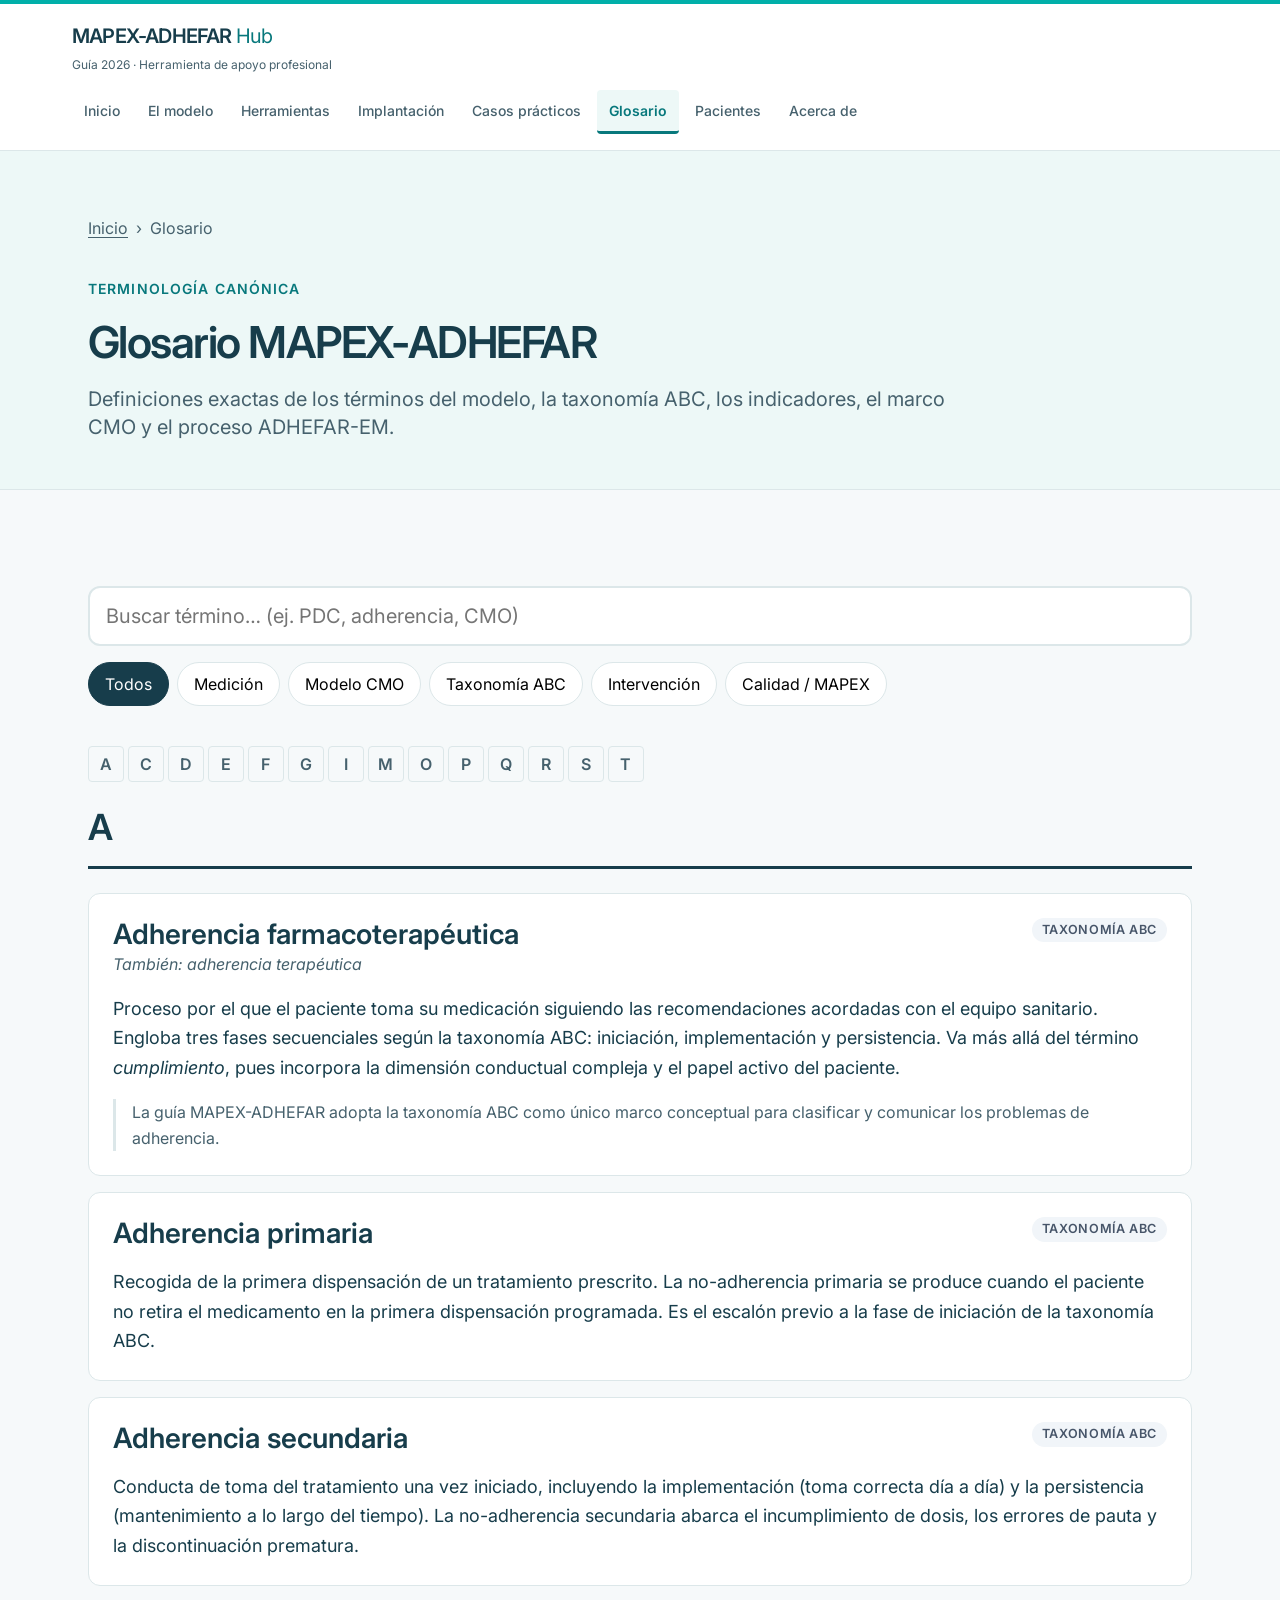
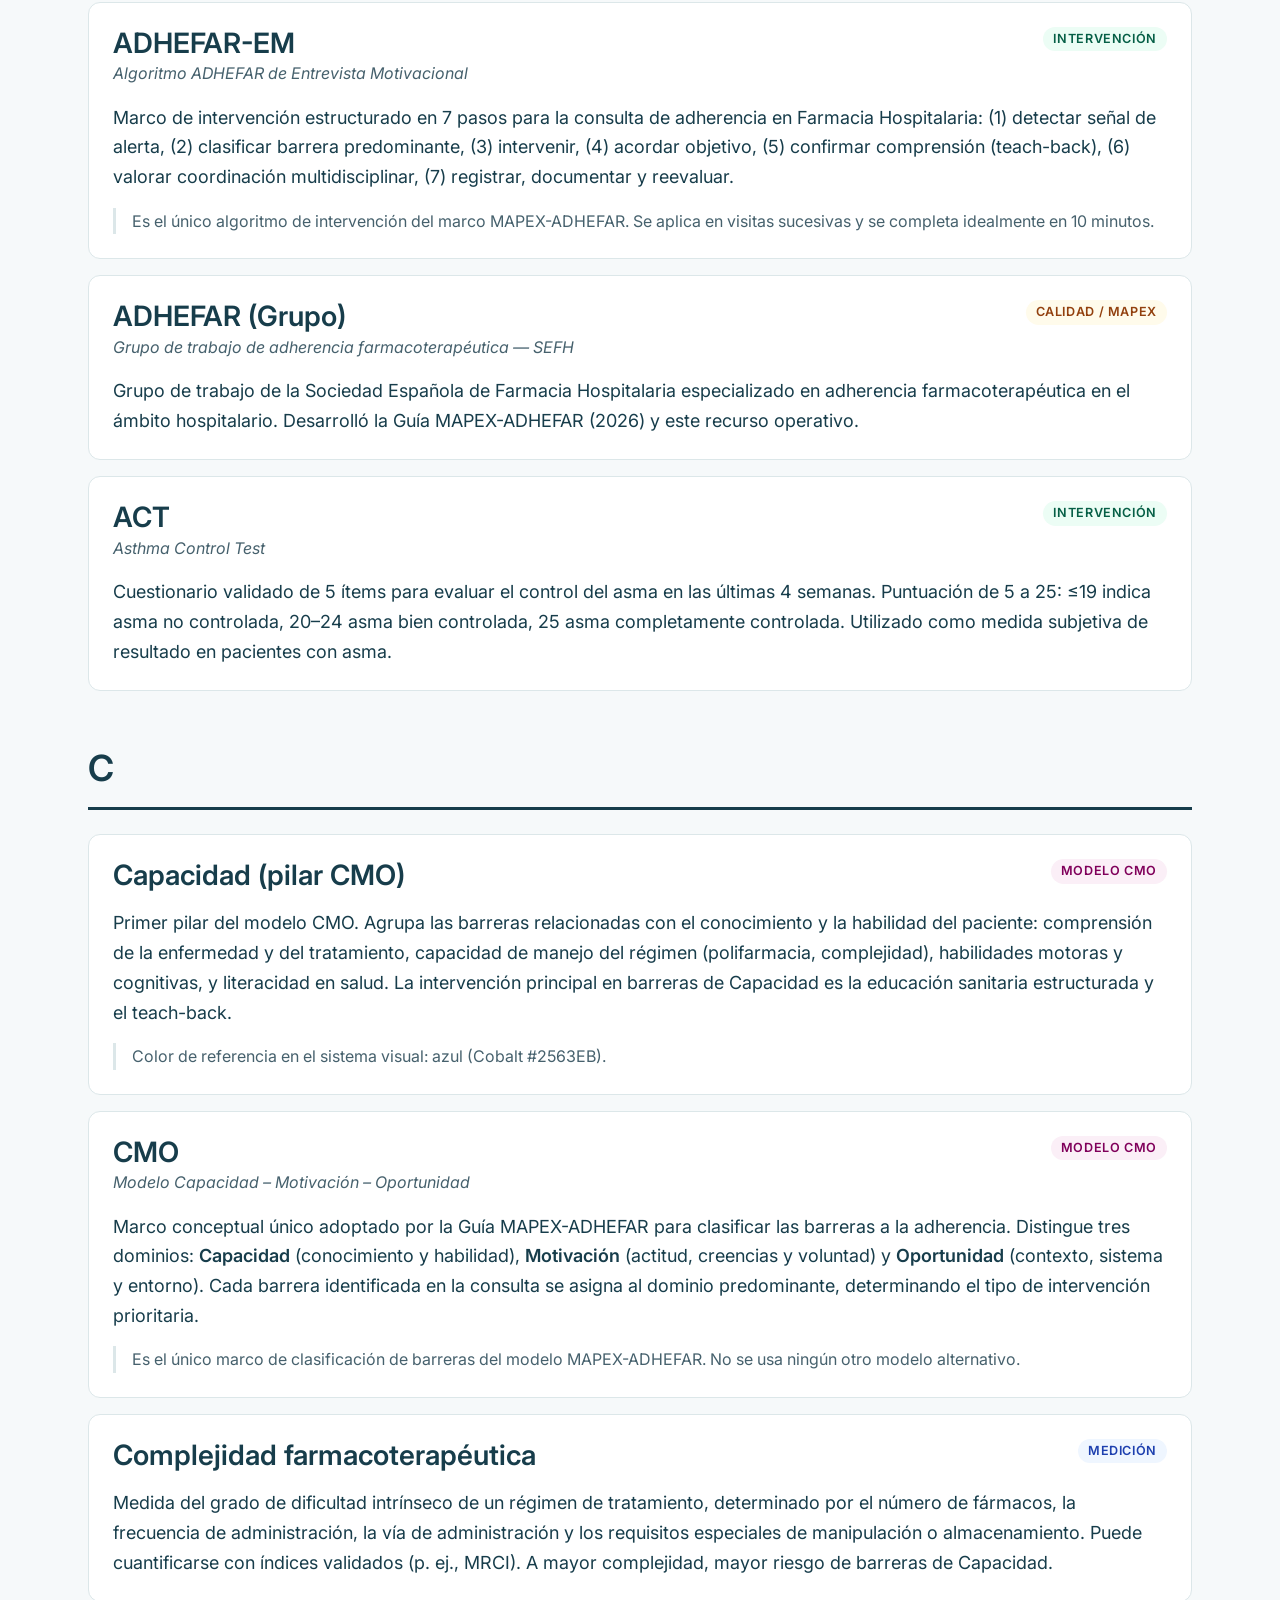
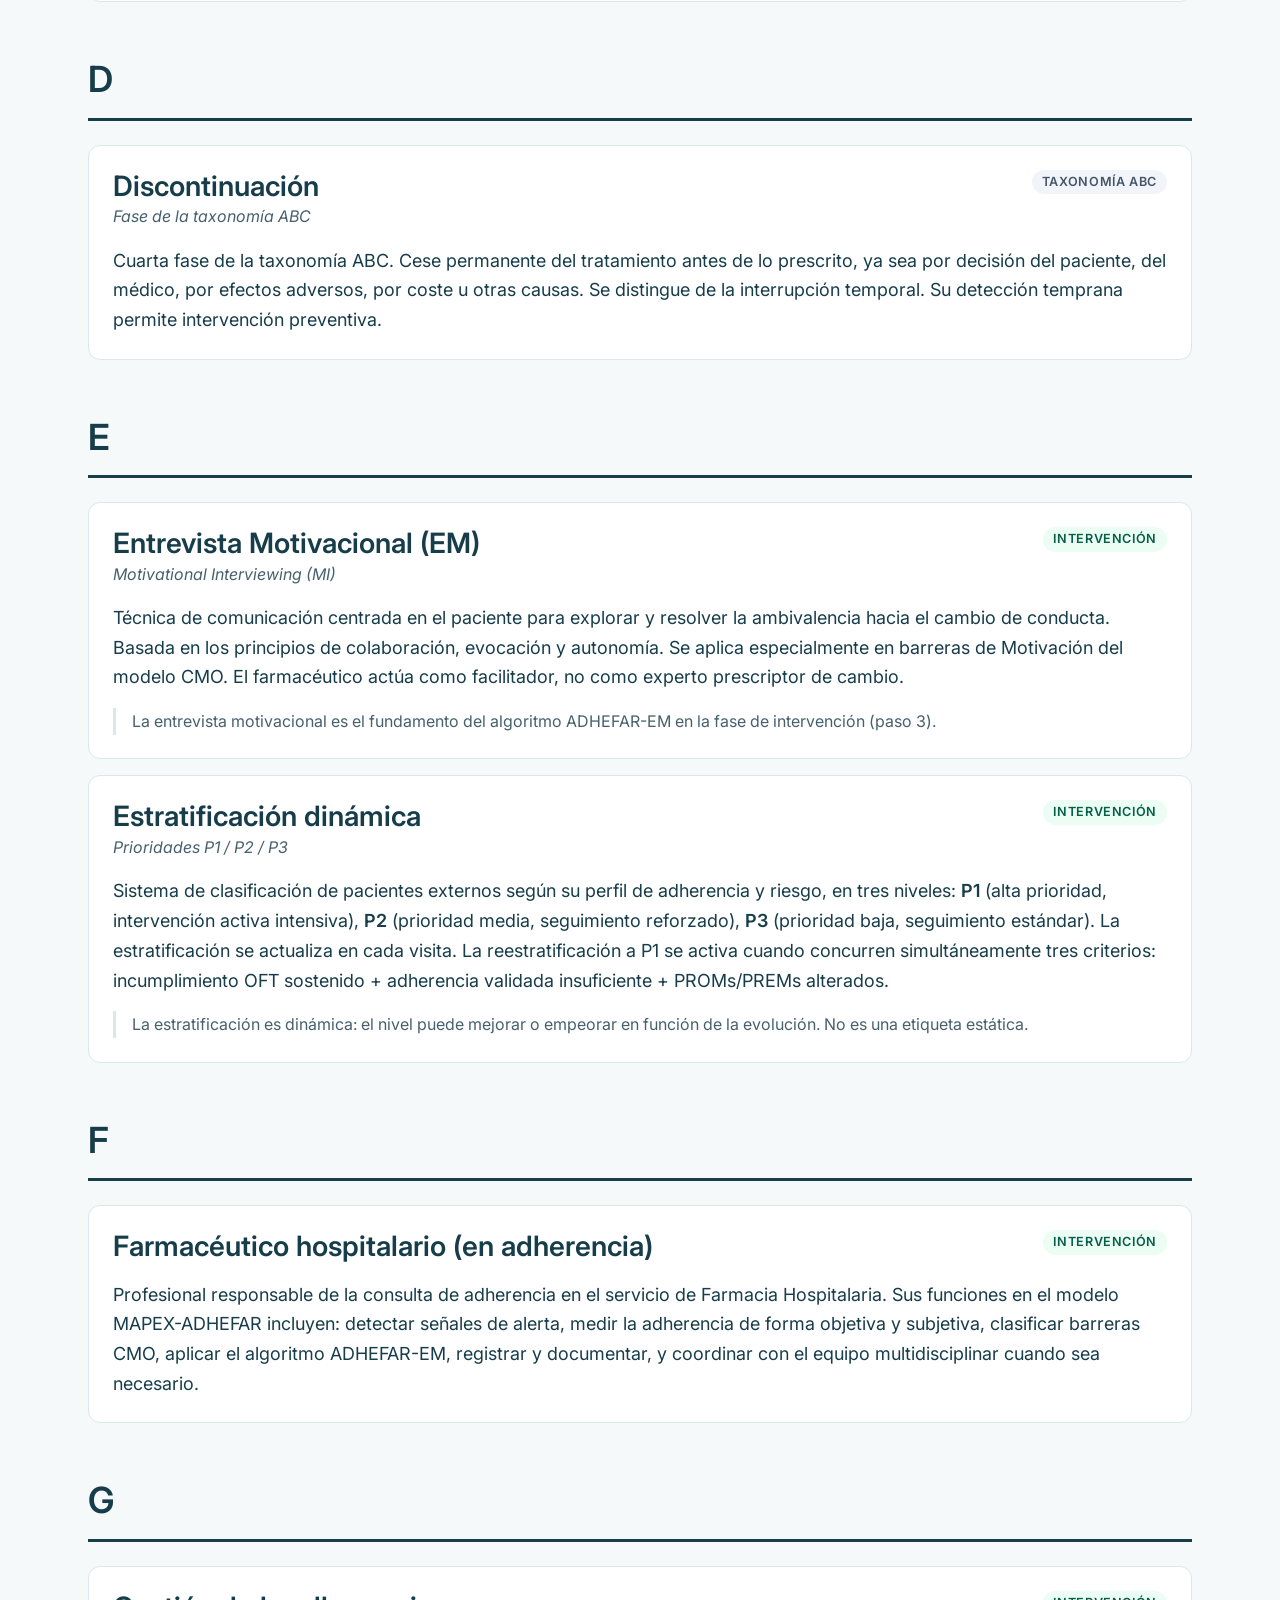
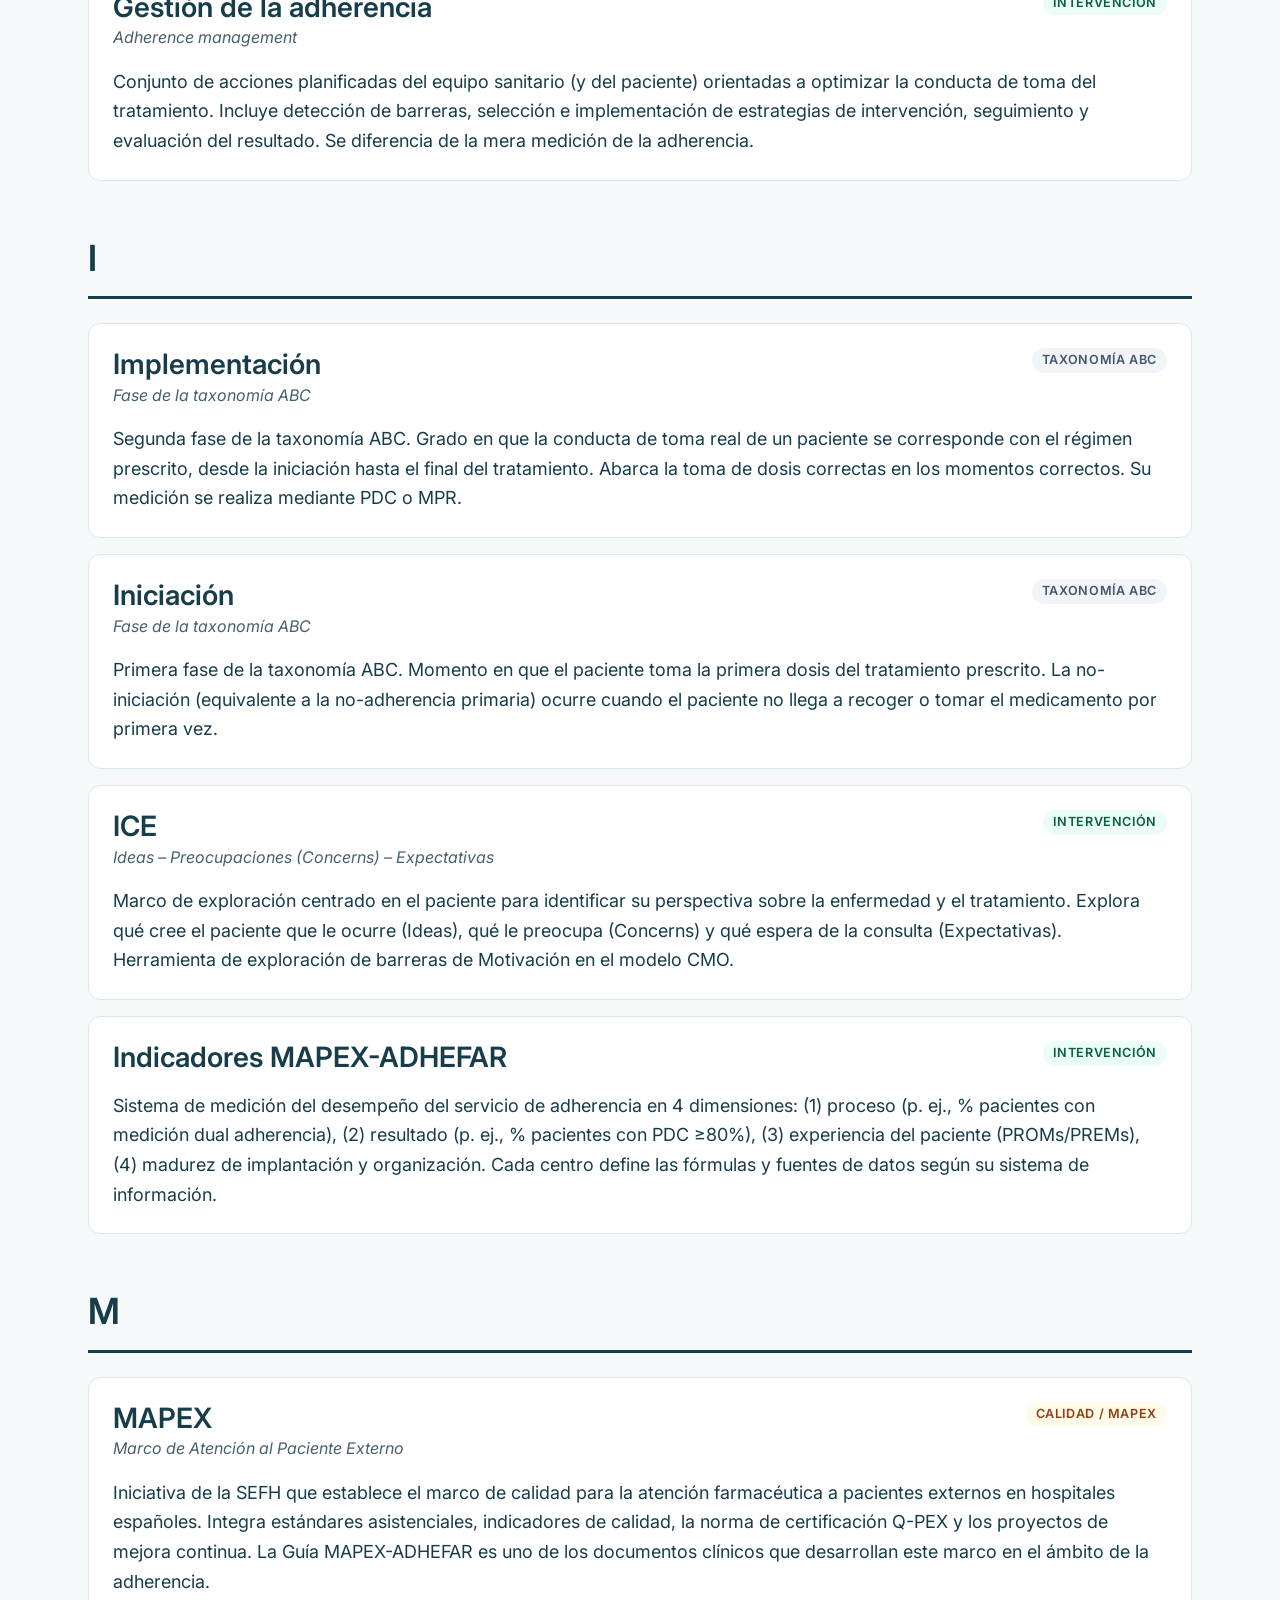
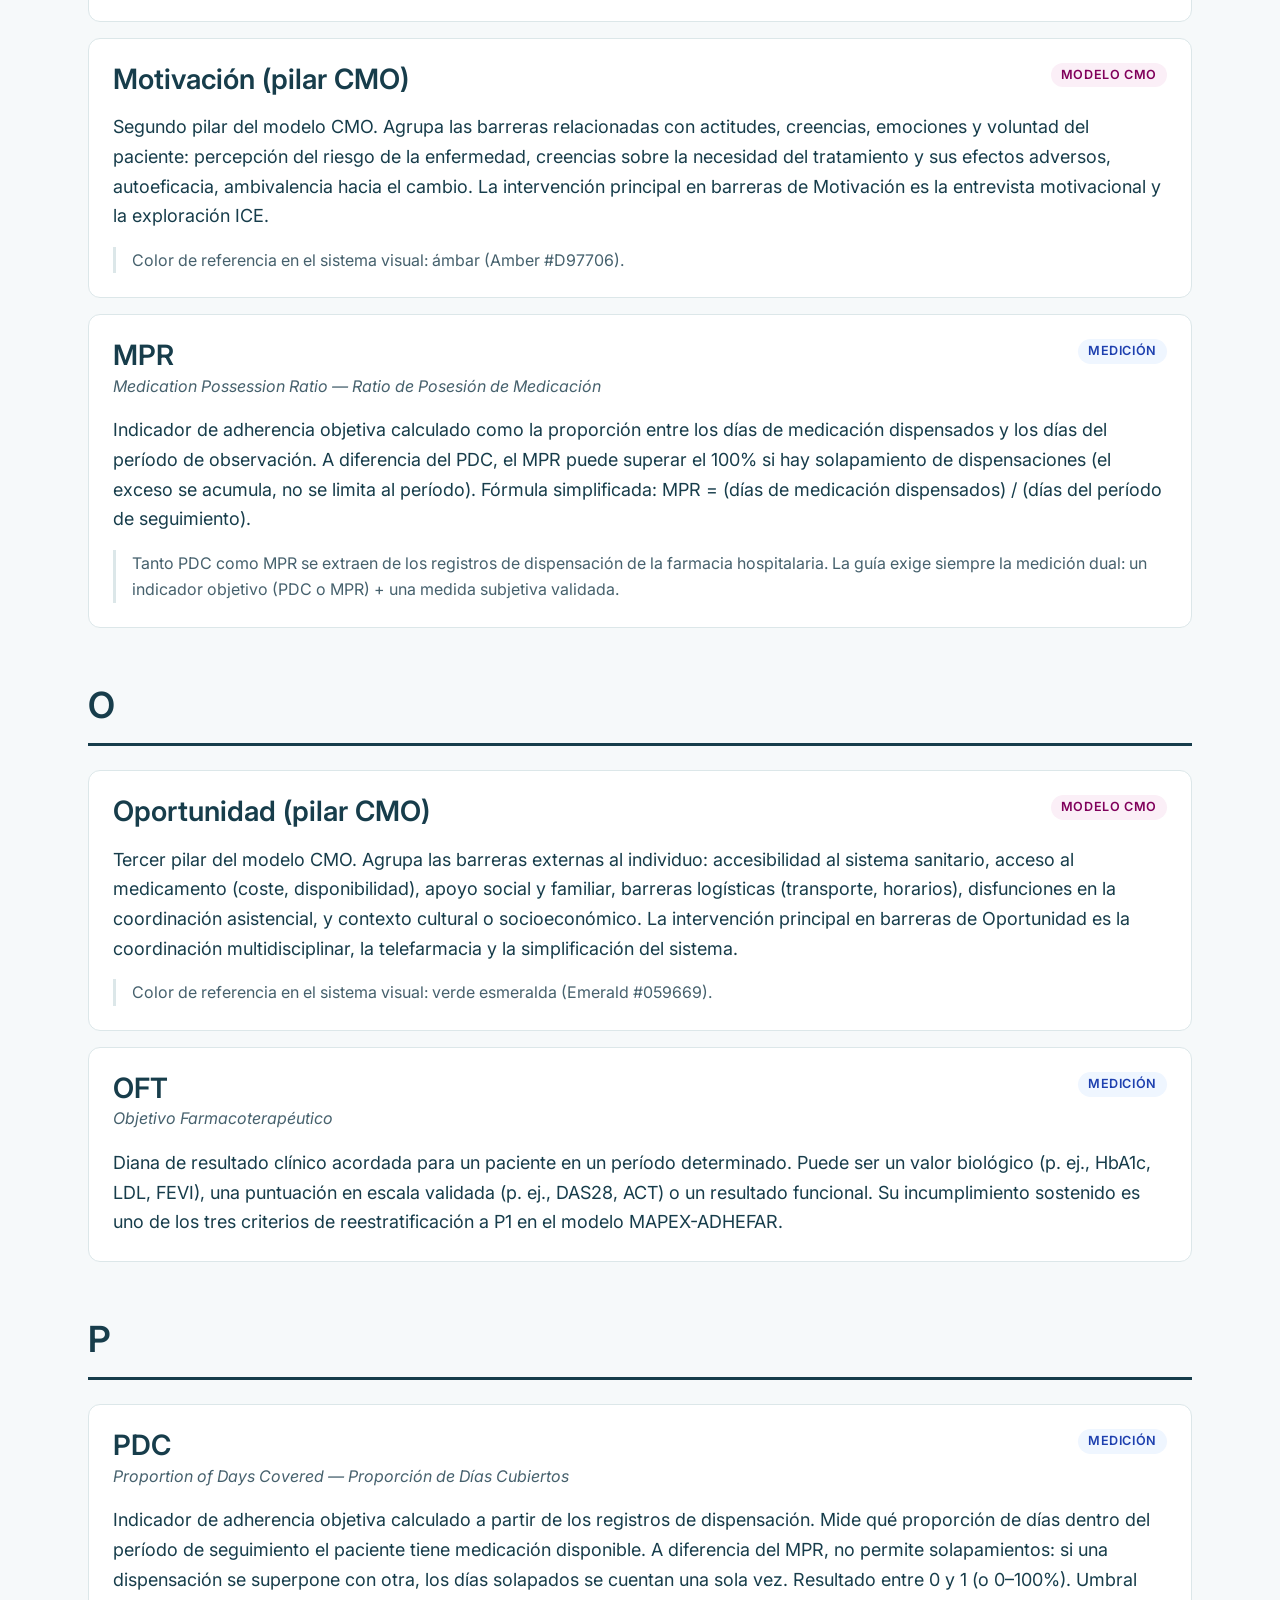
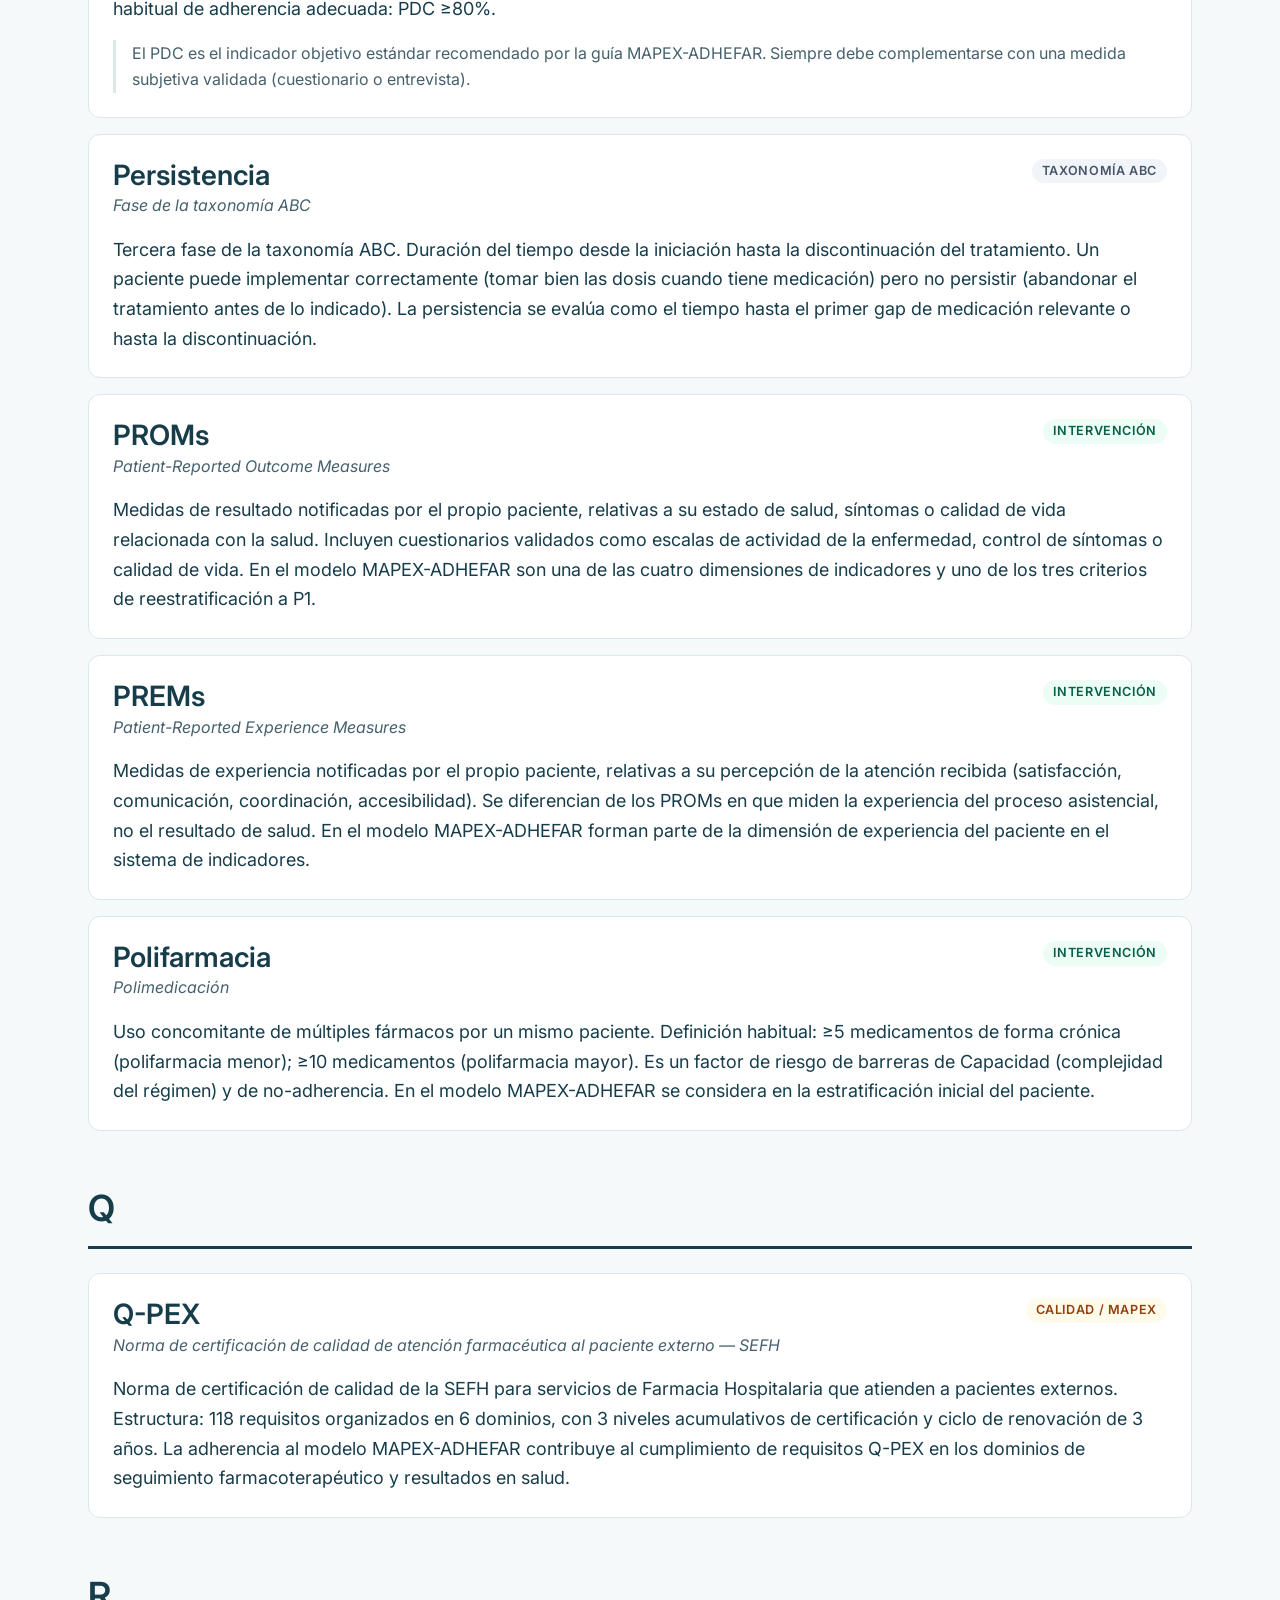
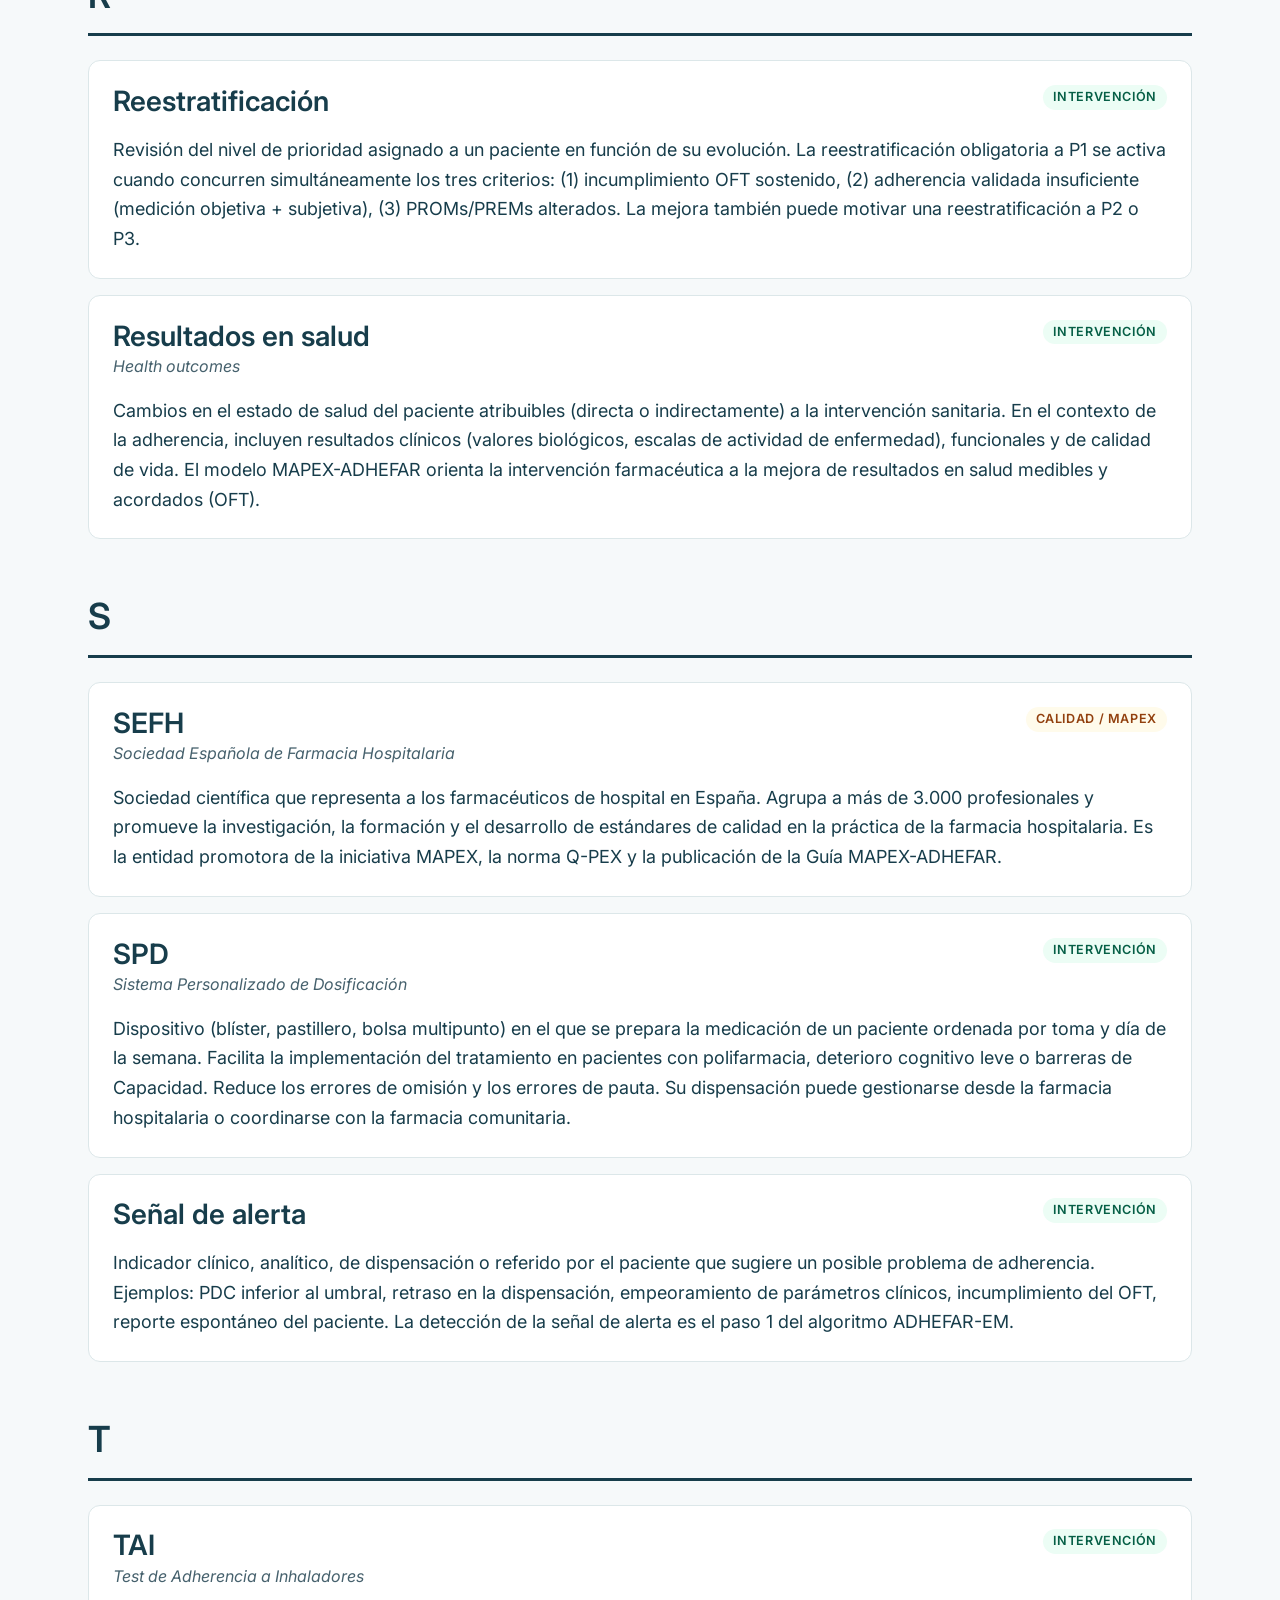
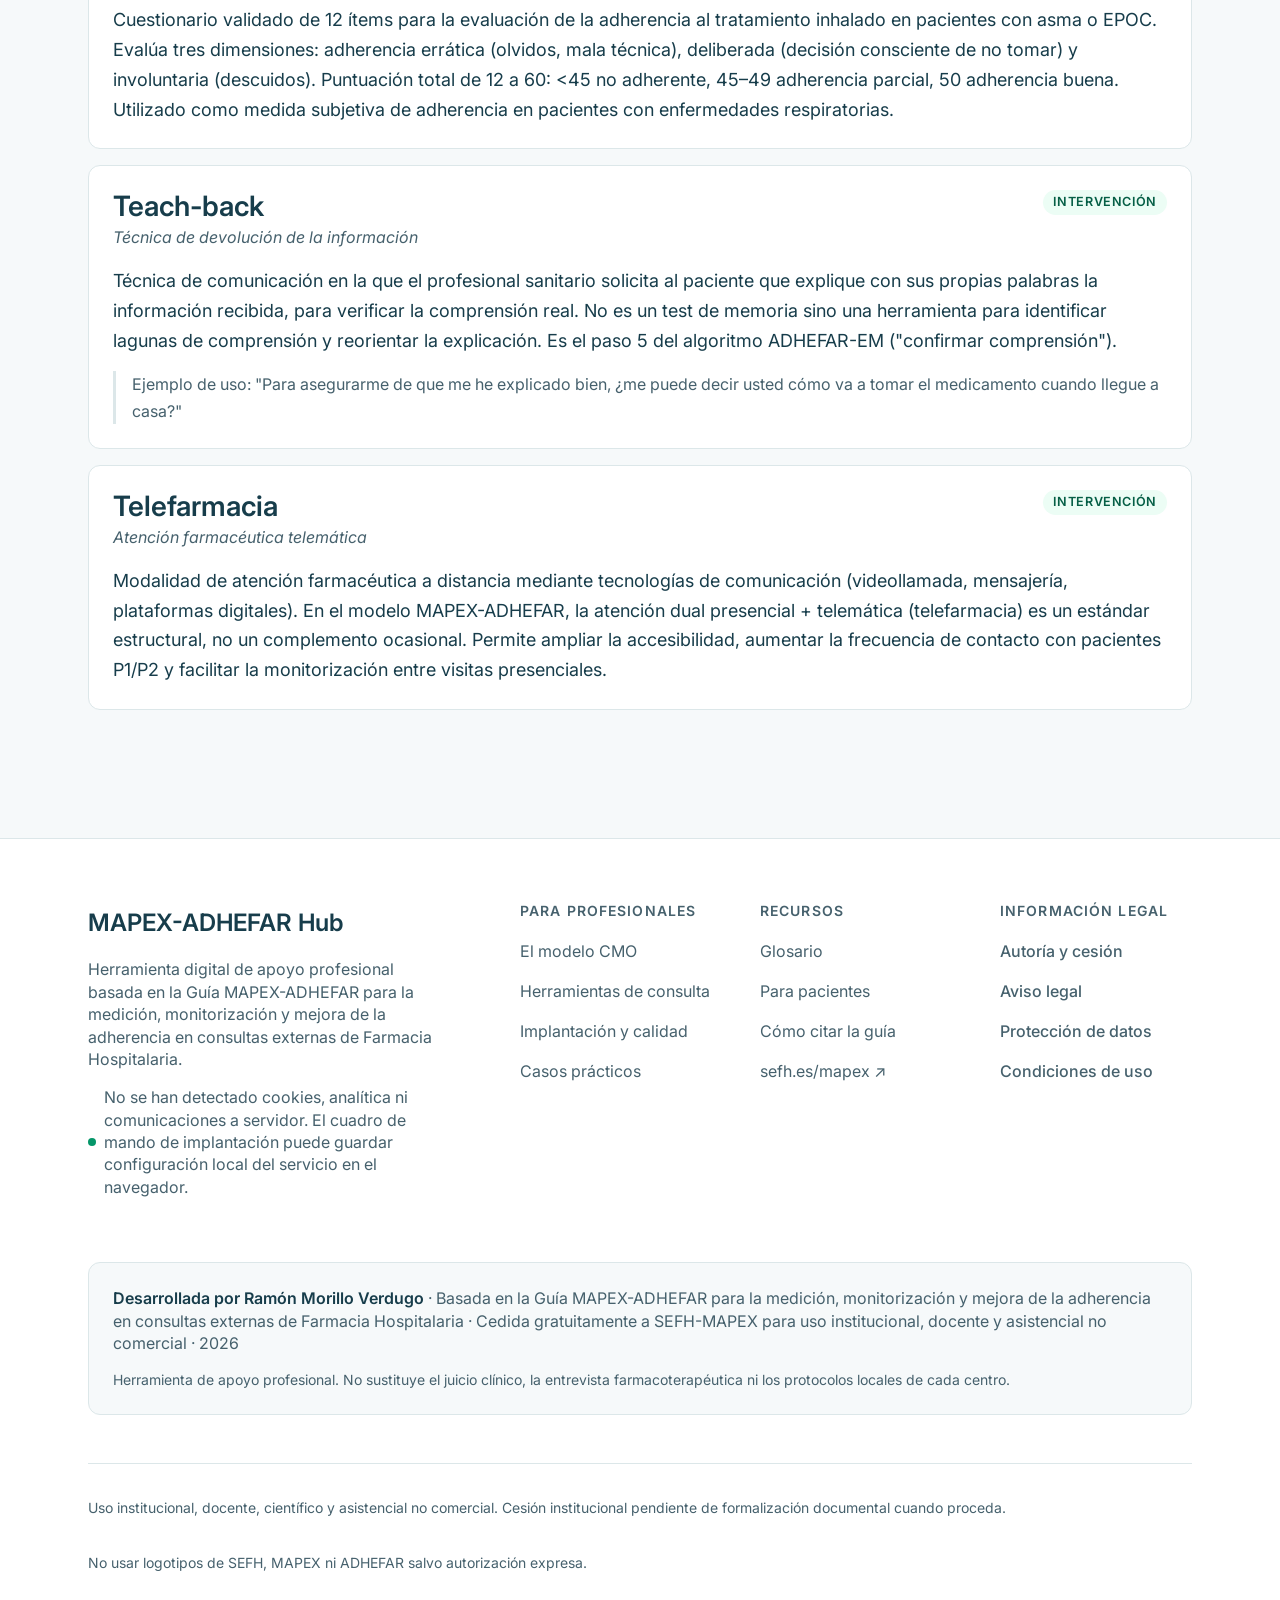
<file: glosario.html>
<!DOCTYPE html>
<html lang="es">
<head>
  <meta charset="UTF-8">
  <meta name="viewport" content="width=device-width, initial-scale=1.0">
  <title>Glosario — MAPEX-ADHEFAR Hub</title>
  <meta name="description" content="Glosario de términos canónicos del modelo MAPEX-ADHEFAR: PDC, MPR, OFT, CMO, PROMs, PREMs, ADHEFAR-EM, taxonomía ABC, estratificación, Q-PEX.">
  <meta property="og:title" content="Glosario — MAPEX-ADHEFAR Hub">
  <meta property="og:type" content="website">
  <meta property="og:locale" content="es_ES">
  <link rel="preconnect" href="https://fonts.googleapis.com">
  <link rel="preconnect" href="https://fonts.gstatic.com" crossorigin>
  <link href="https://fonts.googleapis.com/css2?family=Inter:wght@400;500;600&display=swap" rel="stylesheet">
  <link rel="stylesheet" href="css/tokens.css">
  <link rel="stylesheet" href="css/base.css">
  <link rel="stylesheet" href="css/layout.css">
  <link rel="stylesheet" href="css/components.css">
  <link rel="stylesheet" href="css/print.css">
  <style>
    .glosario-search-wrap {
      position: sticky;
      top: calc(var(--header-h, 64px) + var(--sp-3));
      z-index: 10;
      background: var(--c-fondo);
      padding-block: var(--sp-3);
    }
    .glosario-search {
      width: 100%;
      padding: var(--sp-3) var(--sp-4);
      font-size: var(--fs-md);
      border: 2px solid var(--c-borde);
      border-radius: var(--r-md);
      background: #fff;
      transition: border-color var(--t-fast);
    }
    .glosario-search:focus {
      outline: none;
      border-color: var(--c-institucional);
    }
    .filtros-wrap {
      display: flex;
      flex-wrap: wrap;
      gap: var(--sp-2);
      margin-top: var(--sp-3);
    }
    .filtro-btn {
      padding: var(--sp-1) var(--sp-3);
      font-size: var(--fs-sm);
      font-family: var(--ff-body);
      border: 1.5px solid var(--c-borde);
      border-radius: 99px;
      background: #fff;
      cursor: pointer;
      transition: background var(--t-fast), border-color var(--t-fast), color var(--t-fast);
    }
    .filtro-btn:hover { background: var(--c-fondo-alt); }
    .filtro-btn.active {
      background: var(--c-institucional);
      border-color: var(--c-institucional);
      color: #fff;
    }
    .filtro-btn[data-cat="medicion"].active   { background: var(--c-capacidad);    border-color: var(--c-capacidad); }
    .filtro-btn[data-cat="modelo"].active     { background: var(--c-acento);        border-color: var(--c-acento); }
    .filtro-btn[data-cat="intervencion"].active { background: var(--c-oportunidad); border-color: var(--c-oportunidad); }
    .filtro-btn[data-cat="calidad"].active    { background: var(--c-motivacion);    border-color: var(--c-motivacion); }
    .glosario-index {
      display: flex;
      flex-wrap: wrap;
      gap: var(--sp-1);
      margin-block: var(--sp-4);
    }
    .glosario-index a {
      display: inline-flex;
      align-items: center;
      justify-content: center;
      width: 2rem;
      height: 2rem;
      font-size: var(--fs-sm);
      font-weight: 600;
      border: 1.5px solid var(--c-borde);
      border-radius: var(--r-sm);
      text-decoration: none;
      color: var(--c-texto-secundario);
      transition: background var(--t-fast), color var(--t-fast);
    }
    .glosario-index a:hover { background: var(--c-institucional); color: #fff; border-color: var(--c-institucional); }
    .letra-section { margin-bottom: var(--sp-8); }
    .letra-anchor {
      font-family: var(--ff-display);
      font-size: 2rem;
      font-weight: 600;
      color: var(--c-institucional);
      border-bottom: 3px solid var(--c-institucional);
      padding-bottom: var(--sp-2);
      margin-bottom: var(--sp-5);
    }
    .termino-card {
      border: 1.5px solid var(--c-borde);
      border-radius: var(--r-md);
      padding: var(--sp-5);
      margin-bottom: var(--sp-4);
      background: #fff;
      transition: box-shadow var(--t-fast);
    }
    .termino-card:hover { box-shadow: var(--shadow-sm); }
    .termino-card[hidden] { display: none; }
    .termino-header {
      display: flex;
      align-items: flex-start;
      gap: var(--sp-3);
      flex-wrap: wrap;
      margin-bottom: var(--sp-3);
    }
    .termino-abbr {
      font-family: var(--ff-display);
      font-size: var(--fs-xl);
      font-weight: 600;
      color: var(--c-texto);
      margin: 0;
    }
    .termino-full {
      font-size: var(--fs-sm);
      color: var(--c-texto-secundario);
      font-style: italic;
    }
    .termino-cat {
      margin-left: auto;
      font-size: 0.7rem;
      font-weight: 600;
      text-transform: uppercase;
      letter-spacing: .05em;
      padding: 2px 10px;
      border-radius: 99px;
    }
    .termino-cat.medicion     { background: var(--c-capacidad-claro); color: var(--c-capacidad-texto); }
    .termino-cat.modelo       { background: var(--c-acento-claro);    color: var(--c-acento-texto); }
    .termino-cat.intervencion { background: var(--c-oportunidad-claro); color: var(--c-oportunidad-texto); }
    .termino-cat.calidad      { background: var(--c-motivacion-claro); color: var(--c-motivacion-texto); }
    .termino-cat.taxonomia    { background: #f1f5f9; color: #475569; }
    .termino-def {
      font-size: var(--fs-base);
      color: var(--c-texto);
      margin-bottom: var(--sp-2);
    }
    .termino-nota {
      font-size: var(--fs-sm);
      color: var(--c-texto-secundario);
      border-left: 3px solid var(--c-borde);
      padding-left: var(--sp-3);
      margin-top: var(--sp-3);
    }
    .sin-resultados {
      text-align: center;
      padding: var(--sp-12) var(--sp-4);
      color: var(--c-texto-secundario);
      display: none;
    }
    .sin-resultados.visible { display: block; }
    .resultados-count {
      font-size: var(--fs-sm);
      color: var(--c-texto-secundario);
      margin-top: var(--sp-2);
    }
    mark { background: #fef08a; border-radius: 2px; padding: 0 1px; }
  </style>
</head>
<body>
  <div id="site-header-placeholder"></div>

  <main id="contenido-principal">

    <div class="page-hero">
      <div class="container">
        <nav class="breadcrumb" aria-label="Ruta de navegación">
          <ol>
            <li><a href="index.html">Inicio</a></li>
            <li>Glosario</li>
          </ol>
        </nav>
        <span class="eyebrow">Terminología canónica</span>
        <h1>Glosario MAPEX-ADHEFAR</h1>
        <p class="lead">Definiciones exactas de los términos del modelo, la taxonomía ABC, los indicadores, el marco CMO y el proceso ADHEFAR-EM.</p>
      </div>
    </div>

    <section class="section" aria-labelledby="glosario-titulo">
      <div class="container">

        <div class="glosario-search-wrap">
          <label for="buscador-glosario" class="sr-only">Buscar término</label>
          <input
            type="search"
            id="buscador-glosario"
            class="glosario-search"
            placeholder="Buscar término… (ej. PDC, adherencia, CMO)"
            autocomplete="off"
            aria-controls="lista-glosario"
            aria-describedby="resultados-count"
          >
          <div class="filtros-wrap" role="group" aria-label="Filtrar por categoría">
            <button class="filtro-btn active" data-cat="todas" type="button">Todos</button>
            <button class="filtro-btn" data-cat="medicion" type="button">Medición</button>
            <button class="filtro-btn" data-cat="modelo" type="button">Modelo CMO</button>
            <button class="filtro-btn" data-cat="taxonomia" type="button">Taxonomía ABC</button>
            <button class="filtro-btn" data-cat="intervencion" type="button">Intervención</button>
            <button class="filtro-btn" data-cat="calidad" type="button">Calidad / MAPEX</button>
          </div>
          <p id="resultados-count" class="resultados-count" aria-live="polite"></p>
        </div>

        <nav class="glosario-index" aria-label="Índice alfabético">
          <a href="#letra-A">A</a><a href="#letra-C">C</a><a href="#letra-D">D</a>
          <a href="#letra-E">E</a><a href="#letra-F">F</a><a href="#letra-G">G</a>
          <a href="#letra-I">I</a><a href="#letra-M">M</a><a href="#letra-O">O</a>
          <a href="#letra-P">P</a><a href="#letra-Q">Q</a><a href="#letra-R">R</a>
          <a href="#letra-S">S</a><a href="#letra-T">T</a>
        </nav>

        <div id="lista-glosario" aria-label="Términos del glosario">

          <!-- A -->
          <div class="letra-section" id="letra-A">
            <div class="letra-anchor" aria-hidden="true">A</div>

            <div class="termino-card" data-cat="taxonomia" data-terminos="adherencia farmacoterapeutica adherencia terapeutica cumplimiento">
              <div class="termino-header">
                <div>
                  <h3 class="termino-abbr">Adherencia farmacoterapéutica</h3>
                  <div class="termino-full">También: adherencia terapéutica</div>
                </div>
                <span class="termino-cat taxonomia">Taxonomía ABC</span>
              </div>
              <p class="termino-def">Proceso por el que el paciente toma su medicación siguiendo las recomendaciones acordadas con el equipo sanitario. Engloba tres fases secuenciales según la taxonomía ABC: iniciación, implementación y persistencia. Va más allá del término <em>cumplimiento</em>, pues incorpora la dimensión conductual compleja y el papel activo del paciente.</p>
              <div class="termino-nota">La guía MAPEX-ADHEFAR adopta la taxonomía ABC como único marco conceptual para clasificar y comunicar los problemas de adherencia.</div>
            </div>

            <div class="termino-card" data-cat="taxonomia" data-terminos="adherencia primaria dispensacion dispensacion inicial">
              <div class="termino-header">
                <div>
                  <h3 class="termino-abbr">Adherencia primaria</h3>
                </div>
                <span class="termino-cat taxonomia">Taxonomía ABC</span>
              </div>
              <p class="termino-def">Recogida de la primera dispensación de un tratamiento prescrito. La no-adherencia primaria se produce cuando el paciente no retira el medicamento en la primera dispensación programada. Es el escalón previo a la fase de iniciación de la taxonomía ABC.</p>
            </div>

            <div class="termino-card" data-cat="taxonomia" data-terminos="adherencia secundaria continuacion tratamiento">
              <div class="termino-header">
                <div>
                  <h3 class="termino-abbr">Adherencia secundaria</h3>
                </div>
                <span class="termino-cat taxonomia">Taxonomía ABC</span>
              </div>
              <p class="termino-def">Conducta de toma del tratamiento una vez iniciado, incluyendo la implementación (toma correcta día a día) y la persistencia (mantenimiento a lo largo del tiempo). La no-adherencia secundaria abarca el incumplimiento de dosis, los errores de pauta y la discontinuación prematura.</p>
            </div>

            <div class="termino-card" data-cat="intervencion" data-terminos="algoritmo ADHEFAR-EM entrevista motivacional 7 pasos">
              <div class="termino-header">
                <div>
                  <h3 class="termino-abbr">ADHEFAR-EM</h3>
                  <div class="termino-full">Algoritmo ADHEFAR de Entrevista Motivacional</div>
                </div>
                <span class="termino-cat intervencion">Intervención</span>
              </div>
              <p class="termino-def">Marco de intervención estructurado en 7 pasos para la consulta de adherencia en Farmacia Hospitalaria: (1) detectar señal de alerta, (2) clasificar barrera predominante, (3) intervenir, (4) acordar objetivo, (5) confirmar comprensión (teach-back), (6) valorar coordinación multidisciplinar, (7) registrar, documentar y reevaluar.</p>
              <div class="termino-nota">Es el único algoritmo de intervención del marco MAPEX-ADHEFAR. Se aplica en visitas sucesivas y se completa idealmente en 10 minutos.</div>
            </div>

            <div class="termino-card" data-cat="calidad" data-terminos="ADHEFAR grupo trabajo SEFH farmacia hospitalaria">
              <div class="termino-header">
                <div>
                  <h3 class="termino-abbr">ADHEFAR (Grupo)</h3>
                  <div class="termino-full">Grupo de trabajo de adherencia farmacoterapéutica — SEFH</div>
                </div>
                <span class="termino-cat calidad">Calidad / MAPEX</span>
              </div>
              <p class="termino-def">Grupo de trabajo de la Sociedad Española de Farmacia Hospitalaria especializado en adherencia farmacoterapéutica en el ámbito hospitalario. Desarrolló la Guía MAPEX-ADHEFAR (2026) y este recurso operativo.</p>
            </div>

            <div class="termino-card" data-cat="intervencion" data-terminos="ACT Asthma Control Test control asma cuestionario">
              <div class="termino-header">
                <div>
                  <h3 class="termino-abbr">ACT</h3>
                  <div class="termino-full">Asthma Control Test</div>
                </div>
                <span class="termino-cat intervencion">Intervención</span>
              </div>
              <p class="termino-def">Cuestionario validado de 5 ítems para evaluar el control del asma en las últimas 4 semanas. Puntuación de 5 a 25: ≤19 indica asma no controlada, 20–24 asma bien controlada, 25 asma completamente controlada. Utilizado como medida subjetiva de resultado en pacientes con asma.</p>
            </div>

          </div><!-- /letra A -->

          <!-- C -->
          <div class="letra-section" id="letra-C">
            <div class="letra-anchor" aria-hidden="true">C</div>

            <div class="termino-card" data-cat="modelo" data-terminos="capacidad CMO pilar conocimiento habilidad">
              <div class="termino-header">
                <div>
                  <h3 class="termino-abbr">Capacidad (pilar CMO)</h3>
                </div>
                <span class="termino-cat modelo">Modelo CMO</span>
              </div>
              <p class="termino-def">Primer pilar del modelo CMO. Agrupa las barreras relacionadas con el conocimiento y la habilidad del paciente: comprensión de la enfermedad y del tratamiento, capacidad de manejo del régimen (polifarmacia, complejidad), habilidades motoras y cognitivas, y literacidad en salud. La intervención principal en barreras de Capacidad es la educación sanitaria estructurada y el teach-back.</p>
              <div class="termino-nota">Color de referencia en el sistema visual: azul (Cobalt #2563EB).</div>
            </div>

            <div class="termino-card" data-cat="modelo" data-terminos="CMO modelo capacidad motivacion oportunidad marco">
              <div class="termino-header">
                <div>
                  <h3 class="termino-abbr">CMO</h3>
                  <div class="termino-full">Modelo Capacidad – Motivación – Oportunidad</div>
                </div>
                <span class="termino-cat modelo">Modelo CMO</span>
              </div>
              <p class="termino-def">Marco conceptual único adoptado por la Guía MAPEX-ADHEFAR para clasificar las barreras a la adherencia. Distingue tres dominios: <strong>Capacidad</strong> (conocimiento y habilidad), <strong>Motivación</strong> (actitud, creencias y voluntad) y <strong>Oportunidad</strong> (contexto, sistema y entorno). Cada barrera identificada en la consulta se asigna al dominio predominante, determinando el tipo de intervención prioritaria.</p>
              <div class="termino-nota">Es el único marco de clasificación de barreras del modelo MAPEX-ADHEFAR. No se usa ningún otro modelo alternativo.</div>
            </div>

            <div class="termino-card" data-cat="medicion" data-terminos="complejidad farmacoterapeutica indice medicamentos">
              <div class="termino-header">
                <div>
                  <h3 class="termino-abbr">Complejidad farmacoterapéutica</h3>
                </div>
                <span class="termino-cat medicion">Medición</span>
              </div>
              <p class="termino-def">Medida del grado de dificultad intrínseco de un régimen de tratamiento, determinado por el número de fármacos, la frecuencia de administración, la vía de administración y los requisitos especiales de manipulación o almacenamiento. Puede cuantificarse con índices validados (p. ej., MRCI). A mayor complejidad, mayor riesgo de barreras de Capacidad.</p>
            </div>

          </div><!-- /letra C -->

          <!-- D -->
          <div class="letra-section" id="letra-D">
            <div class="letra-anchor" aria-hidden="true">D</div>

            <div class="termino-card" data-cat="taxonomia" data-terminos="discontinuacion abandono tratamiento interrupcion">
              <div class="termino-header">
                <div>
                  <h3 class="termino-abbr">Discontinuación</h3>
                  <div class="termino-full">Fase de la taxonomía ABC</div>
                </div>
                <span class="termino-cat taxonomia">Taxonomía ABC</span>
              </div>
              <p class="termino-def">Cuarta fase de la taxonomía ABC. Cese permanente del tratamiento antes de lo prescrito, ya sea por decisión del paciente, del médico, por efectos adversos, por coste u otras causas. Se distingue de la interrupción temporal. Su detección temprana permite intervención preventiva.</p>
            </div>

          </div><!-- /letra D -->

          <!-- E -->
          <div class="letra-section" id="letra-E">
            <div class="letra-anchor" aria-hidden="true">E</div>

            <div class="termino-card" data-cat="intervencion" data-terminos="entrevista motivacional MI tecnica cambio conductual">
              <div class="termino-header">
                <div>
                  <h3 class="termino-abbr">Entrevista Motivacional (EM)</h3>
                  <div class="termino-full">Motivational Interviewing (MI)</div>
                </div>
                <span class="termino-cat intervencion">Intervención</span>
              </div>
              <p class="termino-def">Técnica de comunicación centrada en el paciente para explorar y resolver la ambivalencia hacia el cambio de conducta. Basada en los principios de colaboración, evocación y autonomía. Se aplica especialmente en barreras de Motivación del modelo CMO. El farmacéutico actúa como facilitador, no como experto prescriptor de cambio.</p>
              <div class="termino-nota">La entrevista motivacional es el fundamento del algoritmo ADHEFAR-EM en la fase de intervención (paso 3).</div>
            </div>

            <div class="termino-card" data-cat="intervencion" data-terminos="estratificacion prioridad dinamica P1 P2 P3">
              <div class="termino-header">
                <div>
                  <h3 class="termino-abbr">Estratificación dinámica</h3>
                  <div class="termino-full">Prioridades P1 / P2 / P3</div>
                </div>
                <span class="termino-cat intervencion">Intervención</span>
              </div>
              <p class="termino-def">Sistema de clasificación de pacientes externos según su perfil de adherencia y riesgo, en tres niveles: <strong>P1</strong> (alta prioridad, intervención activa intensiva), <strong>P2</strong> (prioridad media, seguimiento reforzado), <strong>P3</strong> (prioridad baja, seguimiento estándar). La estratificación se actualiza en cada visita. La reestratificación a P1 se activa cuando concurren simultáneamente tres criterios: incumplimiento OFT sostenido + adherencia validada insuficiente + PROMs/PREMs alterados.</p>
              <div class="termino-nota">La estratificación es dinámica: el nivel puede mejorar o empeorar en función de la evolución. No es una etiqueta estática.</div>
            </div>

          </div><!-- /letra E -->

          <!-- F -->
          <div class="letra-section" id="letra-F">
            <div class="letra-anchor" aria-hidden="true">F</div>

            <div class="termino-card" data-cat="intervencion" data-terminos="farmacéutico hospitalario consulta externa seguimiento">
              <div class="termino-header">
                <div>
                  <h3 class="termino-abbr">Farmacéutico hospitalario (en adherencia)</h3>
                </div>
                <span class="termino-cat intervencion">Intervención</span>
              </div>
              <p class="termino-def">Profesional responsable de la consulta de adherencia en el servicio de Farmacia Hospitalaria. Sus funciones en el modelo MAPEX-ADHEFAR incluyen: detectar señales de alerta, medir la adherencia de forma objetiva y subjetiva, clasificar barreras CMO, aplicar el algoritmo ADHEFAR-EM, registrar y documentar, y coordinar con el equipo multidisciplinar cuando sea necesario.</p>
            </div>

          </div><!-- /letra F -->

          <!-- G -->
          <div class="letra-section" id="letra-G">
            <div class="letra-anchor" aria-hidden="true">G</div>

            <div class="termino-card" data-cat="intervencion" data-terminos="gestión adherencia manejo conducta farmacoterapéutica">
              <div class="termino-header">
                <div>
                  <h3 class="termino-abbr">Gestión de la adherencia</h3>
                  <div class="termino-full">Adherence management</div>
                </div>
                <span class="termino-cat intervencion">Intervención</span>
              </div>
              <p class="termino-def">Conjunto de acciones planificadas del equipo sanitario (y del paciente) orientadas a optimizar la conducta de toma del tratamiento. Incluye detección de barreras, selección e implementación de estrategias de intervención, seguimiento y evaluación del resultado. Se diferencia de la mera medición de la adherencia.</p>
            </div>

          </div><!-- /letra G -->

          <!-- I -->
          <div class="letra-section" id="letra-I">
            <div class="letra-anchor" aria-hidden="true">I</div>

            <div class="termino-card" data-cat="taxonomia" data-terminos="implementacion toma diaria correcta pauta">
              <div class="termino-header">
                <div>
                  <h3 class="termino-abbr">Implementación</h3>
                  <div class="termino-full">Fase de la taxonomía ABC</div>
                </div>
                <span class="termino-cat taxonomia">Taxonomía ABC</span>
              </div>
              <p class="termino-def">Segunda fase de la taxonomía ABC. Grado en que la conducta de toma real de un paciente se corresponde con el régimen prescrito, desde la iniciación hasta el final del tratamiento. Abarca la toma de dosis correctas en los momentos correctos. Su medición se realiza mediante PDC o MPR.</p>
            </div>

            <div class="termino-card" data-cat="taxonomia" data-terminos="iniciacion primera dosis inicio tratamiento">
              <div class="termino-header">
                <div>
                  <h3 class="termino-abbr">Iniciación</h3>
                  <div class="termino-full">Fase de la taxonomía ABC</div>
                </div>
                <span class="termino-cat taxonomia">Taxonomía ABC</span>
              </div>
              <p class="termino-def">Primera fase de la taxonomía ABC. Momento en que el paciente toma la primera dosis del tratamiento prescrito. La no-iniciación (equivalente a la no-adherencia primaria) ocurre cuando el paciente no llega a recoger o tomar el medicamento por primera vez.</p>
            </div>

            <div class="termino-card" data-cat="intervencion" data-terminos="ICE ideas preocupaciones expectativas modelo comunicacion">
              <div class="termino-header">
                <div>
                  <h3 class="termino-abbr">ICE</h3>
                  <div class="termino-full">Ideas – Preocupaciones (Concerns) – Expectativas</div>
                </div>
                <span class="termino-cat intervencion">Intervención</span>
              </div>
              <p class="termino-def">Marco de exploración centrado en el paciente para identificar su perspectiva sobre la enfermedad y el tratamiento. Explora qué cree el paciente que le ocurre (Ideas), qué le preocupa (Concerns) y qué espera de la consulta (Expectativas). Herramienta de exploración de barreras de Motivación en el modelo CMO.</p>
            </div>

            <div class="termino-card" data-cat="intervencion" data-terminos="indicadores indicadores adherencia resultado proceso">
              <div class="termino-header">
                <div>
                  <h3 class="termino-abbr">Indicadores MAPEX-ADHEFAR</h3>
                </div>
                <span class="termino-cat intervencion">Intervención</span>
              </div>
              <p class="termino-def">Sistema de medición del desempeño del servicio de adherencia en 4 dimensiones: (1) proceso (p. ej., % pacientes con medición dual adherencia), (2) resultado (p. ej., % pacientes con PDC ≥80%), (3) experiencia del paciente (PROMs/PREMs), (4) madurez de implantación y organización. Cada centro define las fórmulas y fuentes de datos según su sistema de información.</p>
            </div>

          </div><!-- /letra I -->

          <!-- M -->
          <div class="letra-section" id="letra-M">
            <div class="letra-anchor" aria-hidden="true">M</div>

            <div class="termino-card" data-cat="calidad" data-terminos="MAPEX Marco Atencion Paciente Externo SEFH calidad">
              <div class="termino-header">
                <div>
                  <h3 class="termino-abbr">MAPEX</h3>
                  <div class="termino-full">Marco de Atención al Paciente Externo</div>
                </div>
                <span class="termino-cat calidad">Calidad / MAPEX</span>
              </div>
              <p class="termino-def">Iniciativa de la SEFH que establece el marco de calidad para la atención farmacéutica a pacientes externos en hospitales españoles. Integra estándares asistenciales, indicadores de calidad, la norma de certificación Q-PEX y los proyectos de mejora continua. La Guía MAPEX-ADHEFAR es uno de los documentos clínicos que desarrollan este marco en el ámbito de la adherencia.</p>
            </div>

            <div class="termino-card" data-cat="modelo" data-terminos="motivacion CMO actitud creencias voluntad ambivalencia">
              <div class="termino-header">
                <div>
                  <h3 class="termino-abbr">Motivación (pilar CMO)</h3>
                </div>
                <span class="termino-cat modelo">Modelo CMO</span>
              </div>
              <p class="termino-def">Segundo pilar del modelo CMO. Agrupa las barreras relacionadas con actitudes, creencias, emociones y voluntad del paciente: percepción del riesgo de la enfermedad, creencias sobre la necesidad del tratamiento y sus efectos adversos, autoeficacia, ambivalencia hacia el cambio. La intervención principal en barreras de Motivación es la entrevista motivacional y la exploración ICE.</p>
              <div class="termino-nota">Color de referencia en el sistema visual: ámbar (Amber #D97706).</div>
            </div>

            <div class="termino-card" data-cat="medicion" data-terminos="MPR medication possession ratio proporcion posesion">
              <div class="termino-header">
                <div>
                  <h3 class="termino-abbr">MPR</h3>
                  <div class="termino-full">Medication Possession Ratio — Ratio de Posesión de Medicación</div>
                </div>
                <span class="termino-cat medicion">Medición</span>
              </div>
              <p class="termino-def">Indicador de adherencia objetiva calculado como la proporción entre los días de medicación dispensados y los días del período de observación. A diferencia del PDC, el MPR puede superar el 100% si hay solapamiento de dispensaciones (el exceso se acumula, no se limita al período). Fórmula simplificada: MPR = (días de medicación dispensados) / (días del período de seguimiento).</p>
              <div class="termino-nota">Tanto PDC como MPR se extraen de los registros de dispensación de la farmacia hospitalaria. La guía exige siempre la medición dual: un indicador objetivo (PDC o MPR) + una medida subjetiva validada.</div>
            </div>

          </div><!-- /letra M -->

          <!-- O -->
          <div class="letra-section" id="letra-O">
            <div class="letra-anchor" aria-hidden="true">O</div>

            <div class="termino-card" data-cat="modelo" data-terminos="oportunidad CMO contexto sistema entorno barreras externas">
              <div class="termino-header">
                <div>
                  <h3 class="termino-abbr">Oportunidad (pilar CMO)</h3>
                </div>
                <span class="termino-cat modelo">Modelo CMO</span>
              </div>
              <p class="termino-def">Tercer pilar del modelo CMO. Agrupa las barreras externas al individuo: accesibilidad al sistema sanitario, acceso al medicamento (coste, disponibilidad), apoyo social y familiar, barreras logísticas (transporte, horarios), disfunciones en la coordinación asistencial, y contexto cultural o socioeconómico. La intervención principal en barreras de Oportunidad es la coordinación multidisciplinar, la telefarmacia y la simplificación del sistema.</p>
              <div class="termino-nota">Color de referencia en el sistema visual: verde esmeralda (Emerald #059669).</div>
            </div>

            <div class="termino-card" data-cat="medicion" data-terminos="OFT objetivo farmacoterapeutico diana terapeutica resultado">
              <div class="termino-header">
                <div>
                  <h3 class="termino-abbr">OFT</h3>
                  <div class="termino-full">Objetivo Farmacoterapéutico</div>
                </div>
                <span class="termino-cat medicion">Medición</span>
              </div>
              <p class="termino-def">Diana de resultado clínico acordada para un paciente en un período determinado. Puede ser un valor biológico (p. ej., HbA1c, LDL, FEVI), una puntuación en escala validada (p. ej., DAS28, ACT) o un resultado funcional. Su incumplimiento sostenido es uno de los tres criterios de reestratificación a P1 en el modelo MAPEX-ADHEFAR.</p>
            </div>

          </div><!-- /letra O -->

          <!-- P -->
          <div class="letra-section" id="letra-P">
            <div class="letra-anchor" aria-hidden="true">P</div>

            <div class="termino-card" data-cat="medicion" data-terminos="PDC proportion days covered proporcion dias cubiertos dispensacion">
              <div class="termino-header">
                <div>
                  <h3 class="termino-abbr">PDC</h3>
                  <div class="termino-full">Proportion of Days Covered — Proporción de Días Cubiertos</div>
                </div>
                <span class="termino-cat medicion">Medición</span>
              </div>
              <p class="termino-def">Indicador de adherencia objetiva calculado a partir de los registros de dispensación. Mide qué proporción de días dentro del período de seguimiento el paciente tiene medicación disponible. A diferencia del MPR, no permite solapamientos: si una dispensación se superpone con otra, los días solapados se cuentan una sola vez. Resultado entre 0 y 1 (o 0–100%). Umbral habitual de adherencia adecuada: PDC ≥80%.</p>
              <div class="termino-nota">El PDC es el indicador objetivo estándar recomendado por la guía MAPEX-ADHEFAR. Siempre debe complementarse con una medida subjetiva validada (cuestionario o entrevista).</div>
            </div>

            <div class="termino-card" data-cat="intervencion" data-terminos="persistencia mantenimiento continuacion tratamiento largo plazo">
              <div class="termino-header">
                <div>
                  <h3 class="termino-abbr">Persistencia</h3>
                  <div class="termino-full">Fase de la taxonomía ABC</div>
                </div>
                <span class="termino-cat taxonomia">Taxonomía ABC</span>
              </div>
              <p class="termino-def">Tercera fase de la taxonomía ABC. Duración del tiempo desde la iniciación hasta la discontinuación del tratamiento. Un paciente puede implementar correctamente (tomar bien las dosis cuando tiene medicación) pero no persistir (abandonar el tratamiento antes de lo indicado). La persistencia se evalúa como el tiempo hasta el primer gap de medicación relevante o hasta la discontinuación.</p>
            </div>

            <div class="termino-card" data-cat="intervencion" data-terminos="PROMs patient reported outcome measures medidas resultado paciente">
              <div class="termino-header">
                <div>
                  <h3 class="termino-abbr">PROMs</h3>
                  <div class="termino-full">Patient-Reported Outcome Measures</div>
                </div>
                <span class="termino-cat intervencion">Intervención</span>
              </div>
              <p class="termino-def">Medidas de resultado notificadas por el propio paciente, relativas a su estado de salud, síntomas o calidad de vida relacionada con la salud. Incluyen cuestionarios validados como escalas de actividad de la enfermedad, control de síntomas o calidad de vida. En el modelo MAPEX-ADHEFAR son una de las cuatro dimensiones de indicadores y uno de los tres criterios de reestratificación a P1.</p>
            </div>

            <div class="termino-card" data-cat="intervencion" data-terminos="PREMs patient reported experience measures experiencia paciente">
              <div class="termino-header">
                <div>
                  <h3 class="termino-abbr">PREMs</h3>
                  <div class="termino-full">Patient-Reported Experience Measures</div>
                </div>
                <span class="termino-cat intervencion">Intervención</span>
              </div>
              <p class="termino-def">Medidas de experiencia notificadas por el propio paciente, relativas a su percepción de la atención recibida (satisfacción, comunicación, coordinación, accesibilidad). Se diferencian de los PROMs en que miden la experiencia del proceso asistencial, no el resultado de salud. En el modelo MAPEX-ADHEFAR forman parte de la dimensión de experiencia del paciente en el sistema de indicadores.</p>
            </div>

            <div class="termino-card" data-cat="intervencion" data-terminos="polimedicado polifarmacia multimedicado plurimedicacion">
              <div class="termino-header">
                <div>
                  <h3 class="termino-abbr">Polifarmacia</h3>
                  <div class="termino-full">Polimedicación</div>
                </div>
                <span class="termino-cat intervencion">Intervención</span>
              </div>
              <p class="termino-def">Uso concomitante de múltiples fármacos por un mismo paciente. Definición habitual: ≥5 medicamentos de forma crónica (polifarmacia menor); ≥10 medicamentos (polifarmacia mayor). Es un factor de riesgo de barreras de Capacidad (complejidad del régimen) y de no-adherencia. En el modelo MAPEX-ADHEFAR se considera en la estratificación inicial del paciente.</p>
            </div>

          </div><!-- /letra P -->

          <!-- Q -->
          <div class="letra-section" id="letra-Q">
            <div class="letra-anchor" aria-hidden="true">Q</div>

            <div class="termino-card" data-cat="calidad" data-terminos="Q-PEX norma certificacion calidad SEFH 118 requisitos">
              <div class="termino-header">
                <div>
                  <h3 class="termino-abbr">Q-PEX</h3>
                  <div class="termino-full">Norma de certificación de calidad de atención farmacéutica al paciente externo — SEFH</div>
                </div>
                <span class="termino-cat calidad">Calidad / MAPEX</span>
              </div>
              <p class="termino-def">Norma de certificación de calidad de la SEFH para servicios de Farmacia Hospitalaria que atienden a pacientes externos. Estructura: 118 requisitos organizados en 6 dominios, con 3 niveles acumulativos de certificación y ciclo de renovación de 3 años. La adherencia al modelo MAPEX-ADHEFAR contribuye al cumplimiento de requisitos Q-PEX en los dominios de seguimiento farmacoterapéutico y resultados en salud.</p>
            </div>

          </div><!-- /letra Q -->

          <!-- R -->
          <div class="letra-section" id="letra-R">
            <div class="letra-anchor" aria-hidden="true">R</div>

            <div class="termino-card" data-cat="intervencion" data-terminos="reestratificacion cambio nivel prioridad criterios P1">
              <div class="termino-header">
                <div>
                  <h3 class="termino-abbr">Reestratificación</h3>
                </div>
                <span class="termino-cat intervencion">Intervención</span>
              </div>
              <p class="termino-def">Revisión del nivel de prioridad asignado a un paciente en función de su evolución. La reestratificación obligatoria a P1 se activa cuando concurren simultáneamente los tres criterios: (1) incumplimiento OFT sostenido, (2) adherencia validada insuficiente (medición objetiva + subjetiva), (3) PROMs/PREMs alterados. La mejora también puede motivar una reestratificación a P2 o P3.</p>
            </div>

            <div class="termino-card" data-cat="intervencion" data-terminos="resultado salud outcomes farmacoterapeutico clinico">
              <div class="termino-header">
                <div>
                  <h3 class="termino-abbr">Resultados en salud</h3>
                  <div class="termino-full">Health outcomes</div>
                </div>
                <span class="termino-cat intervencion">Intervención</span>
              </div>
              <p class="termino-def">Cambios en el estado de salud del paciente atribuibles (directa o indirectamente) a la intervención sanitaria. En el contexto de la adherencia, incluyen resultados clínicos (valores biológicos, escalas de actividad de enfermedad), funcionales y de calidad de vida. El modelo MAPEX-ADHEFAR orienta la intervención farmacéutica a la mejora de resultados en salud medibles y acordados (OFT).</p>
            </div>

          </div><!-- /letra R -->

          <!-- S -->
          <div class="letra-section" id="letra-S">
            <div class="letra-anchor" aria-hidden="true">S</div>

            <div class="termino-card" data-cat="calidad" data-terminos="SEFH Sociedad Española Farmacia Hospitalaria">
              <div class="termino-header">
                <div>
                  <h3 class="termino-abbr">SEFH</h3>
                  <div class="termino-full">Sociedad Española de Farmacia Hospitalaria</div>
                </div>
                <span class="termino-cat calidad">Calidad / MAPEX</span>
              </div>
              <p class="termino-def">Sociedad científica que representa a los farmacéuticos de hospital en España. Agrupa a más de 3.000 profesionales y promueve la investigación, la formación y el desarrollo de estándares de calidad en la práctica de la farmacia hospitalaria. Es la entidad promotora de la iniciativa MAPEX, la norma Q-PEX y la publicación de la Guía MAPEX-ADHEFAR.</p>
            </div>

            <div class="termino-card" data-cat="intervencion" data-terminos="SPD sistema personalizado dosificacion pastillero organizador blister">
              <div class="termino-header">
                <div>
                  <h3 class="termino-abbr">SPD</h3>
                  <div class="termino-full">Sistema Personalizado de Dosificación</div>
                </div>
                <span class="termino-cat intervencion">Intervención</span>
              </div>
              <p class="termino-def">Dispositivo (blíster, pastillero, bolsa multipunto) en el que se prepara la medicación de un paciente ordenada por toma y día de la semana. Facilita la implementación del tratamiento en pacientes con polifarmacia, deterioro cognitivo leve o barreras de Capacidad. Reduce los errores de omisión y los errores de pauta. Su dispensación puede gestionarse desde la farmacia hospitalaria o coordinarse con la farmacia comunitaria.</p>
            </div>

            <div class="termino-card" data-cat="intervencion" data-terminos="señal alerta deteccion problema adherencia trigger">
              <div class="termino-header">
                <div>
                  <h3 class="termino-abbr">Señal de alerta</h3>
                </div>
                <span class="termino-cat intervencion">Intervención</span>
              </div>
              <p class="termino-def">Indicador clínico, analítico, de dispensación o referido por el paciente que sugiere un posible problema de adherencia. Ejemplos: PDC inferior al umbral, retraso en la dispensación, empeoramiento de parámetros clínicos, incumplimiento del OFT, reporte espontáneo del paciente. La detección de la señal de alerta es el paso 1 del algoritmo ADHEFAR-EM.</p>
            </div>

          </div><!-- /letra S -->

          <!-- T -->
          <div class="letra-section" id="letra-T">
            <div class="letra-anchor" aria-hidden="true">T</div>

            <div class="termino-card" data-cat="intervencion" data-terminos="TAI Test Adherencia Inhaladores adherencia cuestionario inhalacion">
              <div class="termino-header">
                <div>
                  <h3 class="termino-abbr">TAI</h3>
                  <div class="termino-full">Test de Adherencia a Inhaladores</div>
                </div>
                <span class="termino-cat intervencion">Intervención</span>
              </div>
              <p class="termino-def">Cuestionario validado de 12 ítems para la evaluación de la adherencia al tratamiento inhalado en pacientes con asma o EPOC. Evalúa tres dimensiones: adherencia errática (olvidos, mala técnica), deliberada (decisión consciente de no tomar) y involuntaria (descuidos). Puntuación total de 12 a 60: &lt;45 no adherente, 45–49 adherencia parcial, 50 adherencia buena. Utilizado como medida subjetiva de adherencia en pacientes con enfermedades respiratorias.</p>
            </div>

            <div class="termino-card" data-cat="intervencion" data-terminos="teach-back tecnica educacion devolucion informacion verificar comprension">
              <div class="termino-header">
                <div>
                  <h3 class="termino-abbr">Teach-back</h3>
                  <div class="termino-full">Técnica de devolución de la información</div>
                </div>
                <span class="termino-cat intervencion">Intervención</span>
              </div>
              <p class="termino-def">Técnica de comunicación en la que el profesional sanitario solicita al paciente que explique con sus propias palabras la información recibida, para verificar la comprensión real. No es un test de memoria sino una herramienta para identificar lagunas de comprensión y reorientar la explicación. Es el paso 5 del algoritmo ADHEFAR-EM ("confirmar comprensión").</p>
              <div class="termino-nota">Ejemplo de uso: "Para asegurarme de que me he explicado bien, ¿me puede decir usted cómo va a tomar el medicamento cuando llegue a casa?"</div>
            </div>

            <div class="termino-card" data-cat="intervencion" data-terminos="telefarmacia telemedicina atencion remota telematica videoconferencia">
              <div class="termino-header">
                <div>
                  <h3 class="termino-abbr">Telefarmacia</h3>
                  <div class="termino-full">Atención farmacéutica telemática</div>
                </div>
                <span class="termino-cat intervencion">Intervención</span>
              </div>
              <p class="termino-def">Modalidad de atención farmacéutica a distancia mediante tecnologías de comunicación (videollamada, mensajería, plataformas digitales). En el modelo MAPEX-ADHEFAR, la atención dual presencial + telemática (telefarmacia) es un estándar estructural, no un complemento ocasional. Permite ampliar la accesibilidad, aumentar la frecuencia de contacto con pacientes P1/P2 y facilitar la monitorización entre visitas presenciales.</p>
            </div>

          </div><!-- /letra T -->

        </div><!-- /lista-glosario -->

        <div class="sin-resultados" id="sin-resultados" role="status" aria-live="polite">
          <p style="font-size:var(--fs-lg);margin-bottom:var(--sp-2)">No se han encontrado términos</p>
          <p>Pruebe con otra búsqueda o limpie los filtros activos.</p>
        </div>

      </div>
    </section>

  </main>

  <div id="site-footer-placeholder"></div>
  <script src="js/nav.js"></script>
  <script>
  (function () {
    'use strict';

    const buscador = document.getElementById('buscador-glosario');
    const cards = Array.from(document.querySelectorAll('.termino-card'));
    const sinResultados = document.getElementById('sin-resultados');
    const count = document.getElementById('resultados-count');
    const filtros = document.querySelectorAll('.filtro-btn');
    let catActiva = 'todas';
    let queryActual = '';

    function normalize(str) {
      return str.normalize('NFD').replace(/[̀-ͯ]/g, '').toLowerCase();
    }

    function highlight(html, query) {
      if (!query) return html;
      const safe = query.replace(/[.*+?^${}()|[\]\\]/g, '\\$&');
      // Highlight solo en nodos de texto, no dentro de atributos ni etiquetas
      return html.replace(new RegExp(`(?![^<]*>)(${safe})`, 'gi'), '<mark>$1</mark>');
    }

    function actualizarCount(visible) {
      count.textContent = visible === cards.length
        ? ''
        : `${visible} término${visible !== 1 ? 's' : ''} encontrado${visible !== 1 ? 's' : ''}`;
    }

    function filtrar() {
      const q = normalize(queryActual);
      let visible = 0;

      cards.forEach(card => {
        const cat = card.dataset.cat;
        const terminos = normalize(card.dataset.terminos || '');
        const textoCard = normalize(card.textContent);

        const coincideCat = catActiva === 'todas' || cat === catActiva;
        const coincideQuery = !q || terminos.includes(q) || textoCard.includes(q);

        if (coincideCat && coincideQuery) {
          card.hidden = false;
          visible++;
          const h3 = card.querySelector('.termino-abbr');
          const def = card.querySelector('.termino-def');
          if (q) {
            if (h3) h3.innerHTML = highlight(h3._orig, queryActual);
            if (def) def.innerHTML = highlight(def._orig, queryActual);
          } else {
            if (h3) h3.innerHTML = h3._orig;
            if (def) def.innerHTML = def._orig;
          }
        } else {
          card.hidden = true;
        }
      });

      // Ocultar secciones de letra vacías
      document.querySelectorAll('.letra-section').forEach(sec => {
        const hayVisible = Array.from(sec.querySelectorAll('.termino-card')).some(c => !c.hidden);
        sec.style.display = hayVisible ? '' : 'none';
      });

      sinResultados.classList.toggle('visible', visible === 0);
      actualizarCount(visible);
    }

    buscador.addEventListener('input', function () {
      queryActual = this.value.trim();
      filtrar();
    });

    filtros.forEach(btn => {
      btn.addEventListener('click', function () {
        filtros.forEach(b => b.classList.remove('active'));
        this.classList.add('active');
        catActiva = this.dataset.cat;
        filtrar();
      });
    });

    // Guardar HTML original (preserva <em>/<strong>) antes de cualquier highlight
    cards.forEach(card => {
      const h3 = card.querySelector('.termino-abbr');
      const def = card.querySelector('.termino-def');
      if (h3) h3._orig = h3.innerHTML;
      if (def) def._orig = def.innerHTML;
    });

    filtrar();
  })();
  </script>
</body>
</html>
</file>
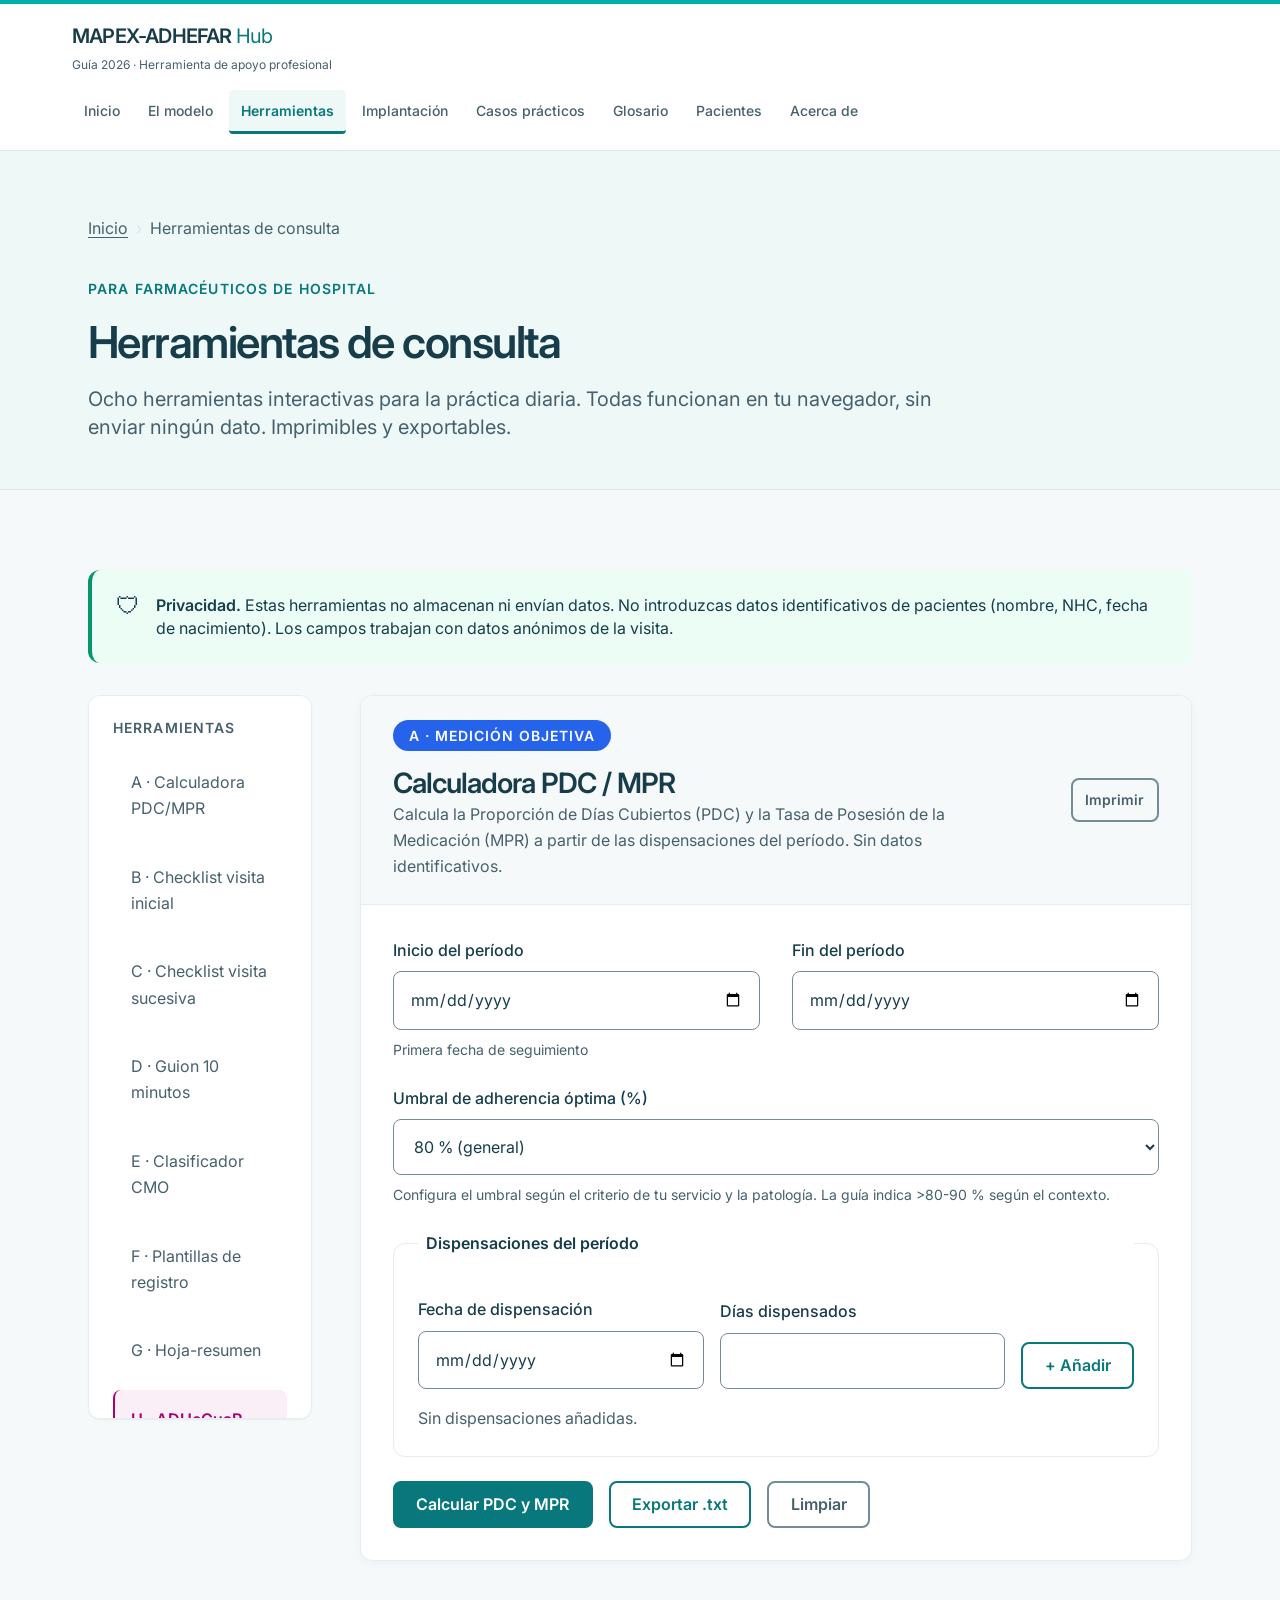
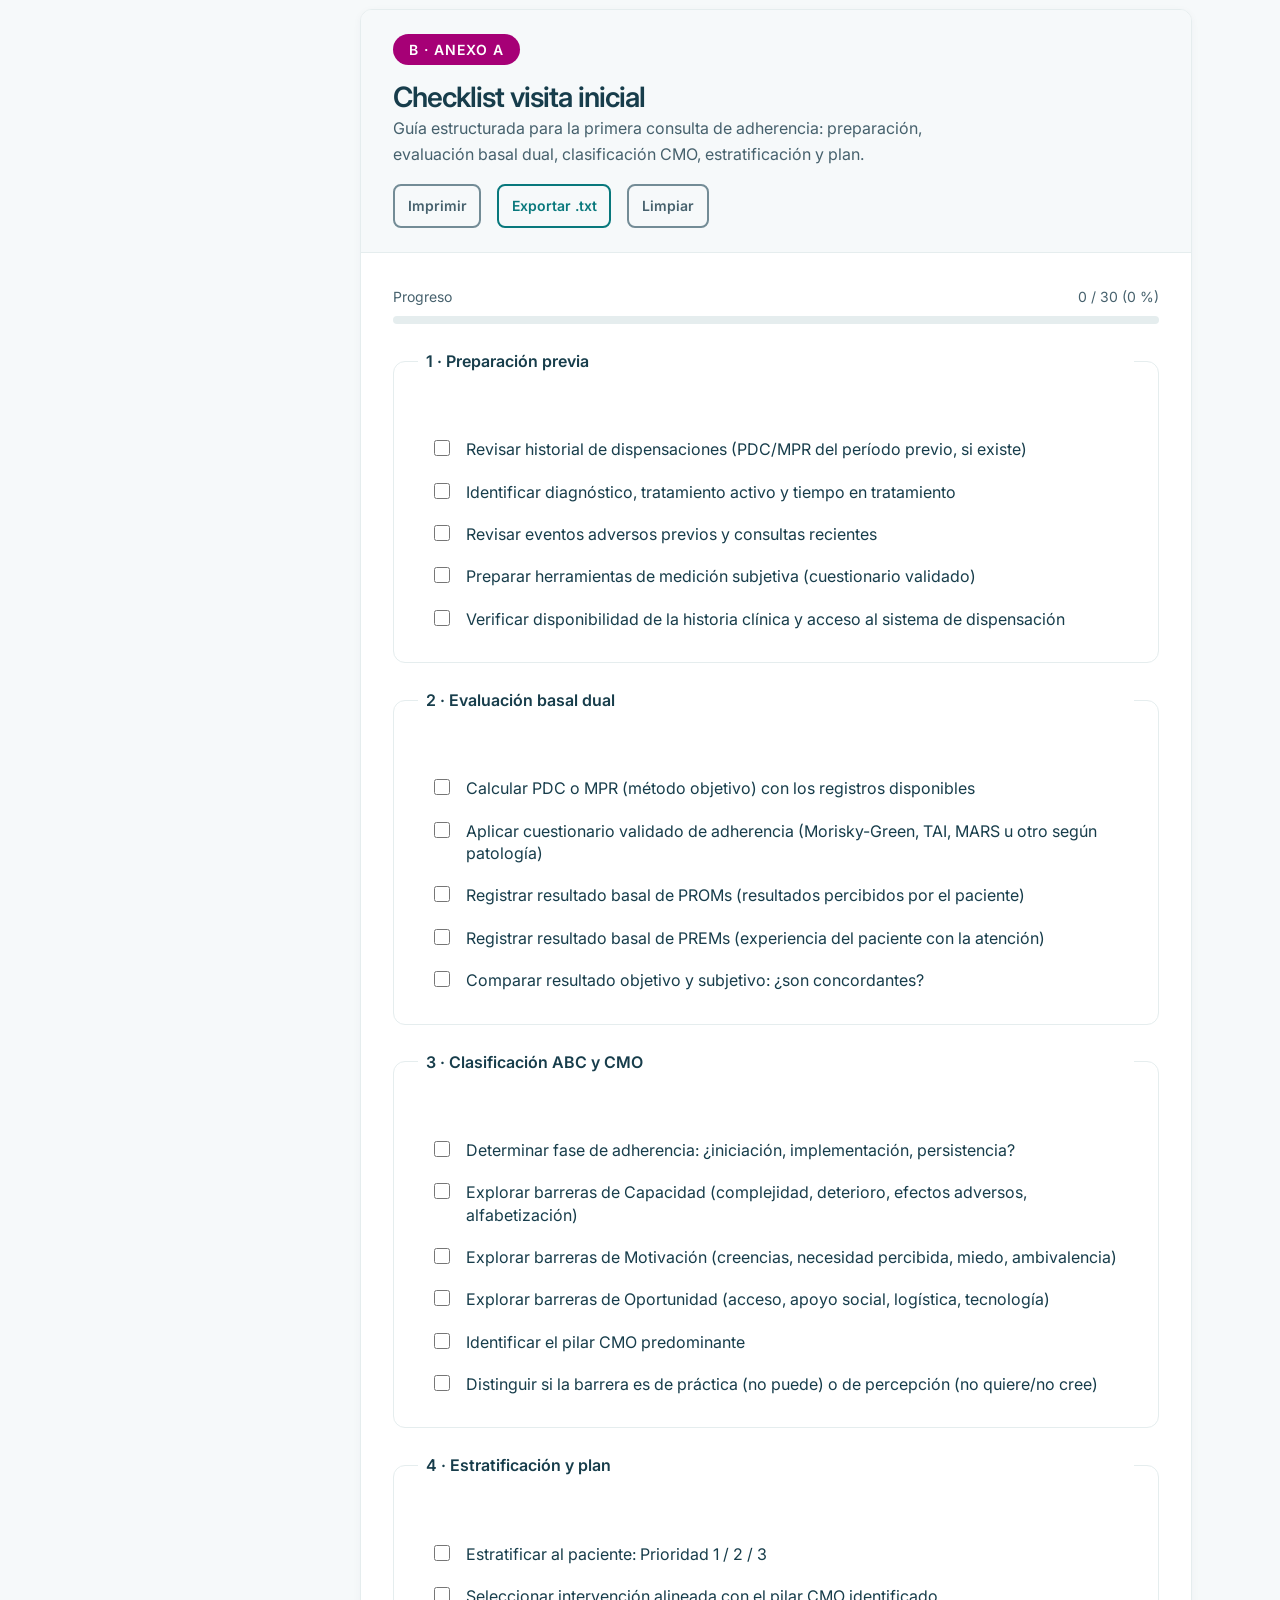
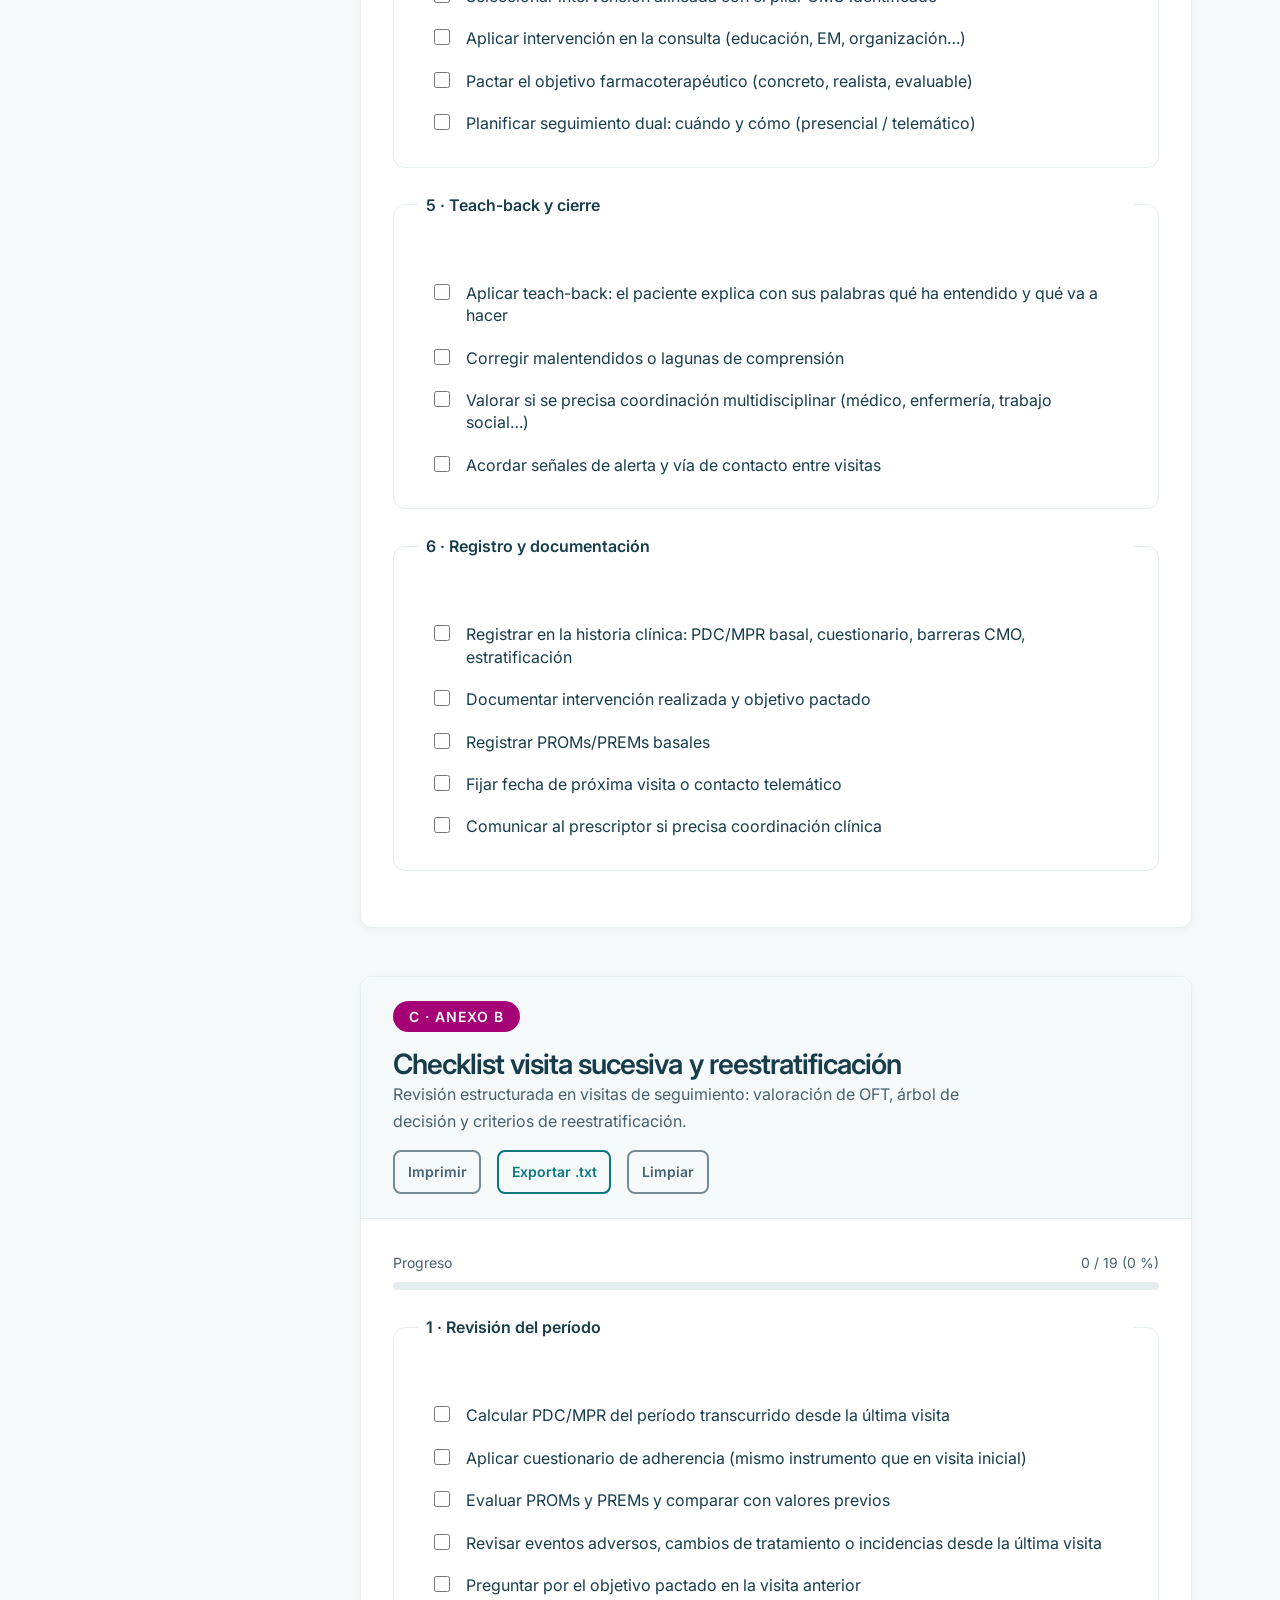
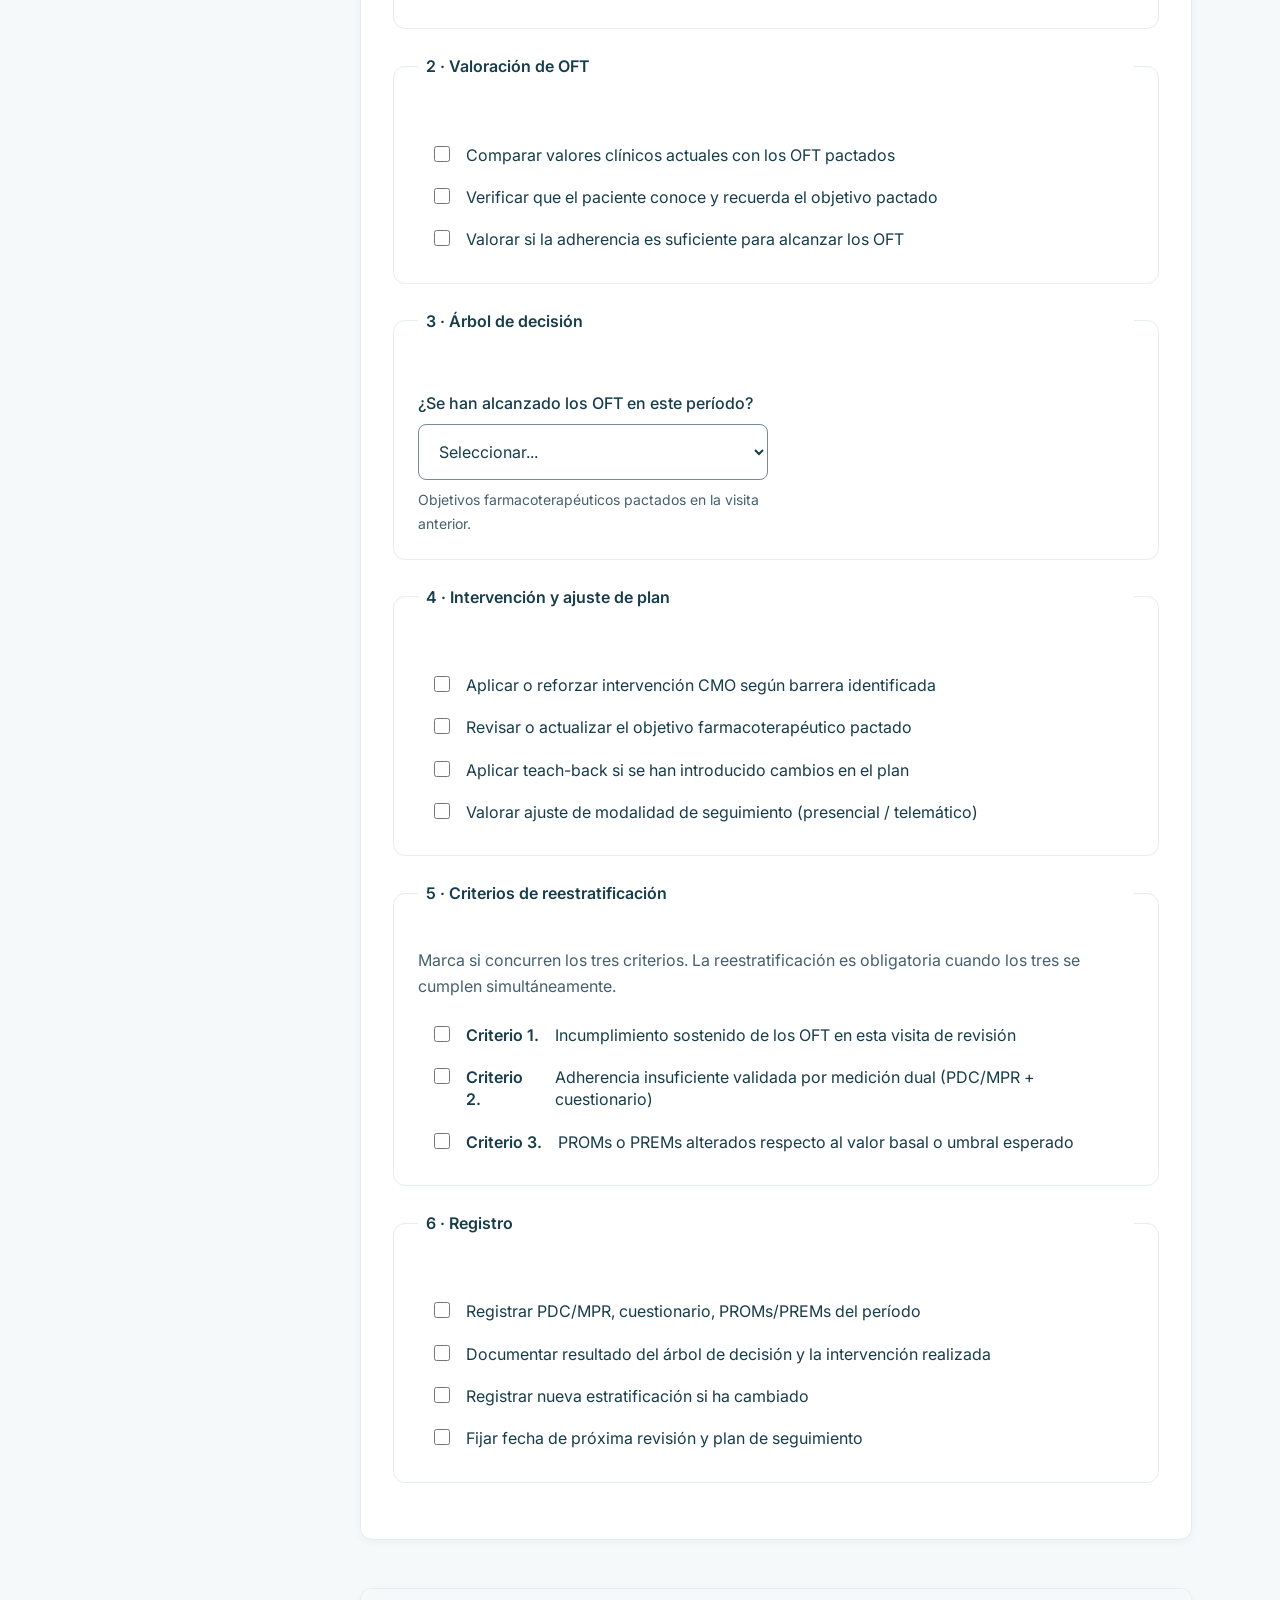
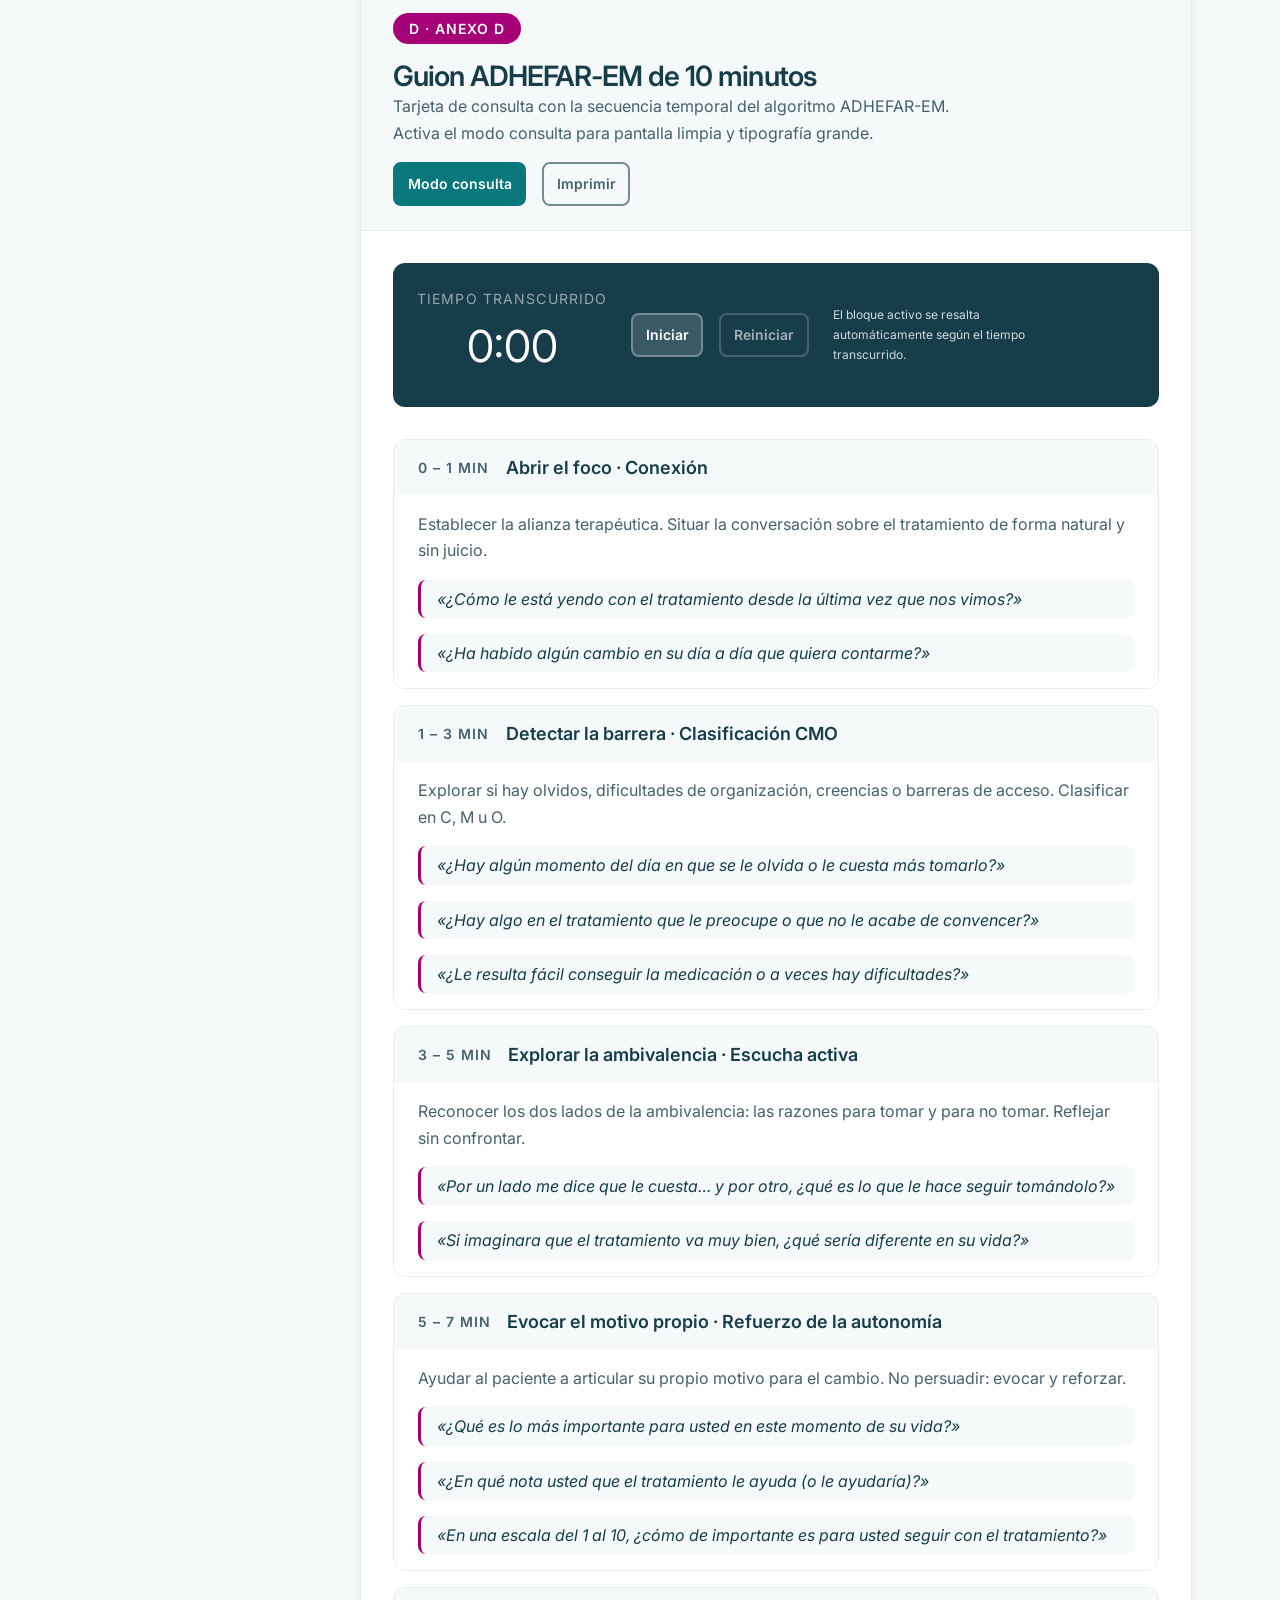
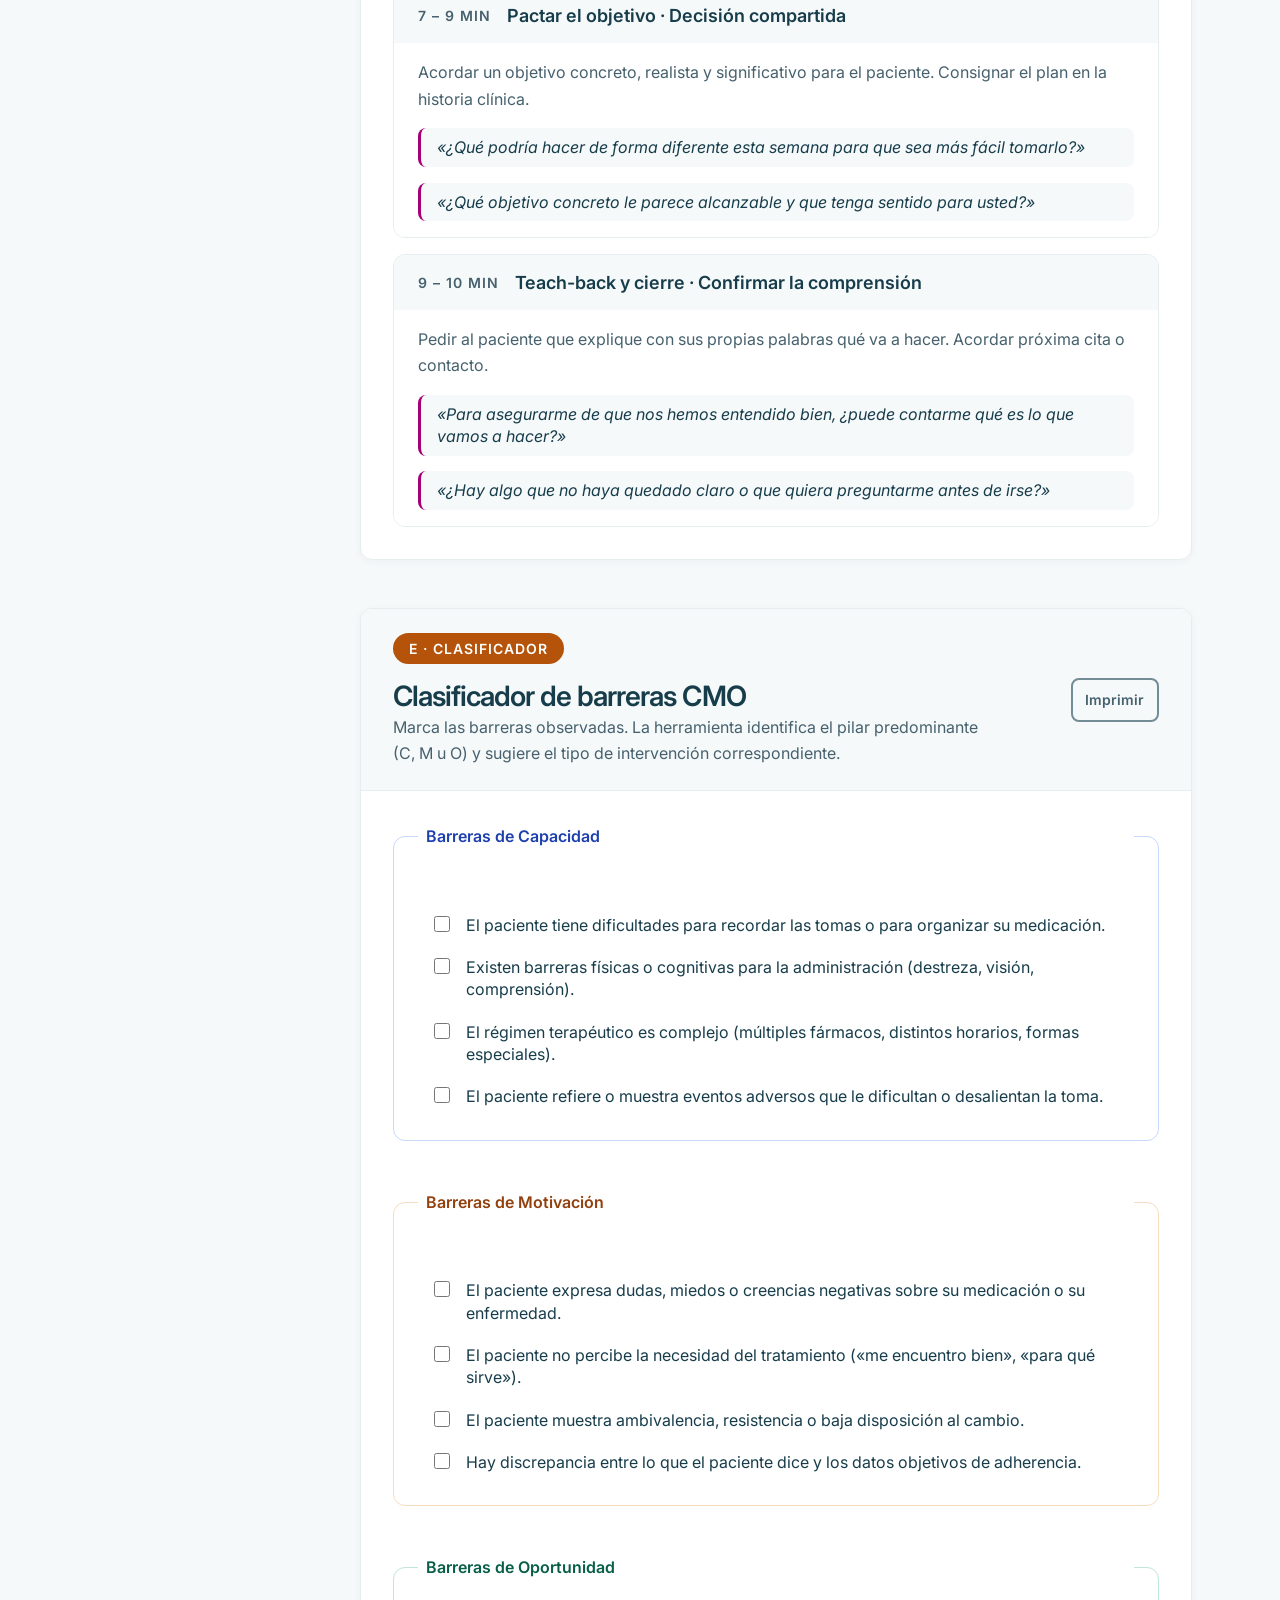
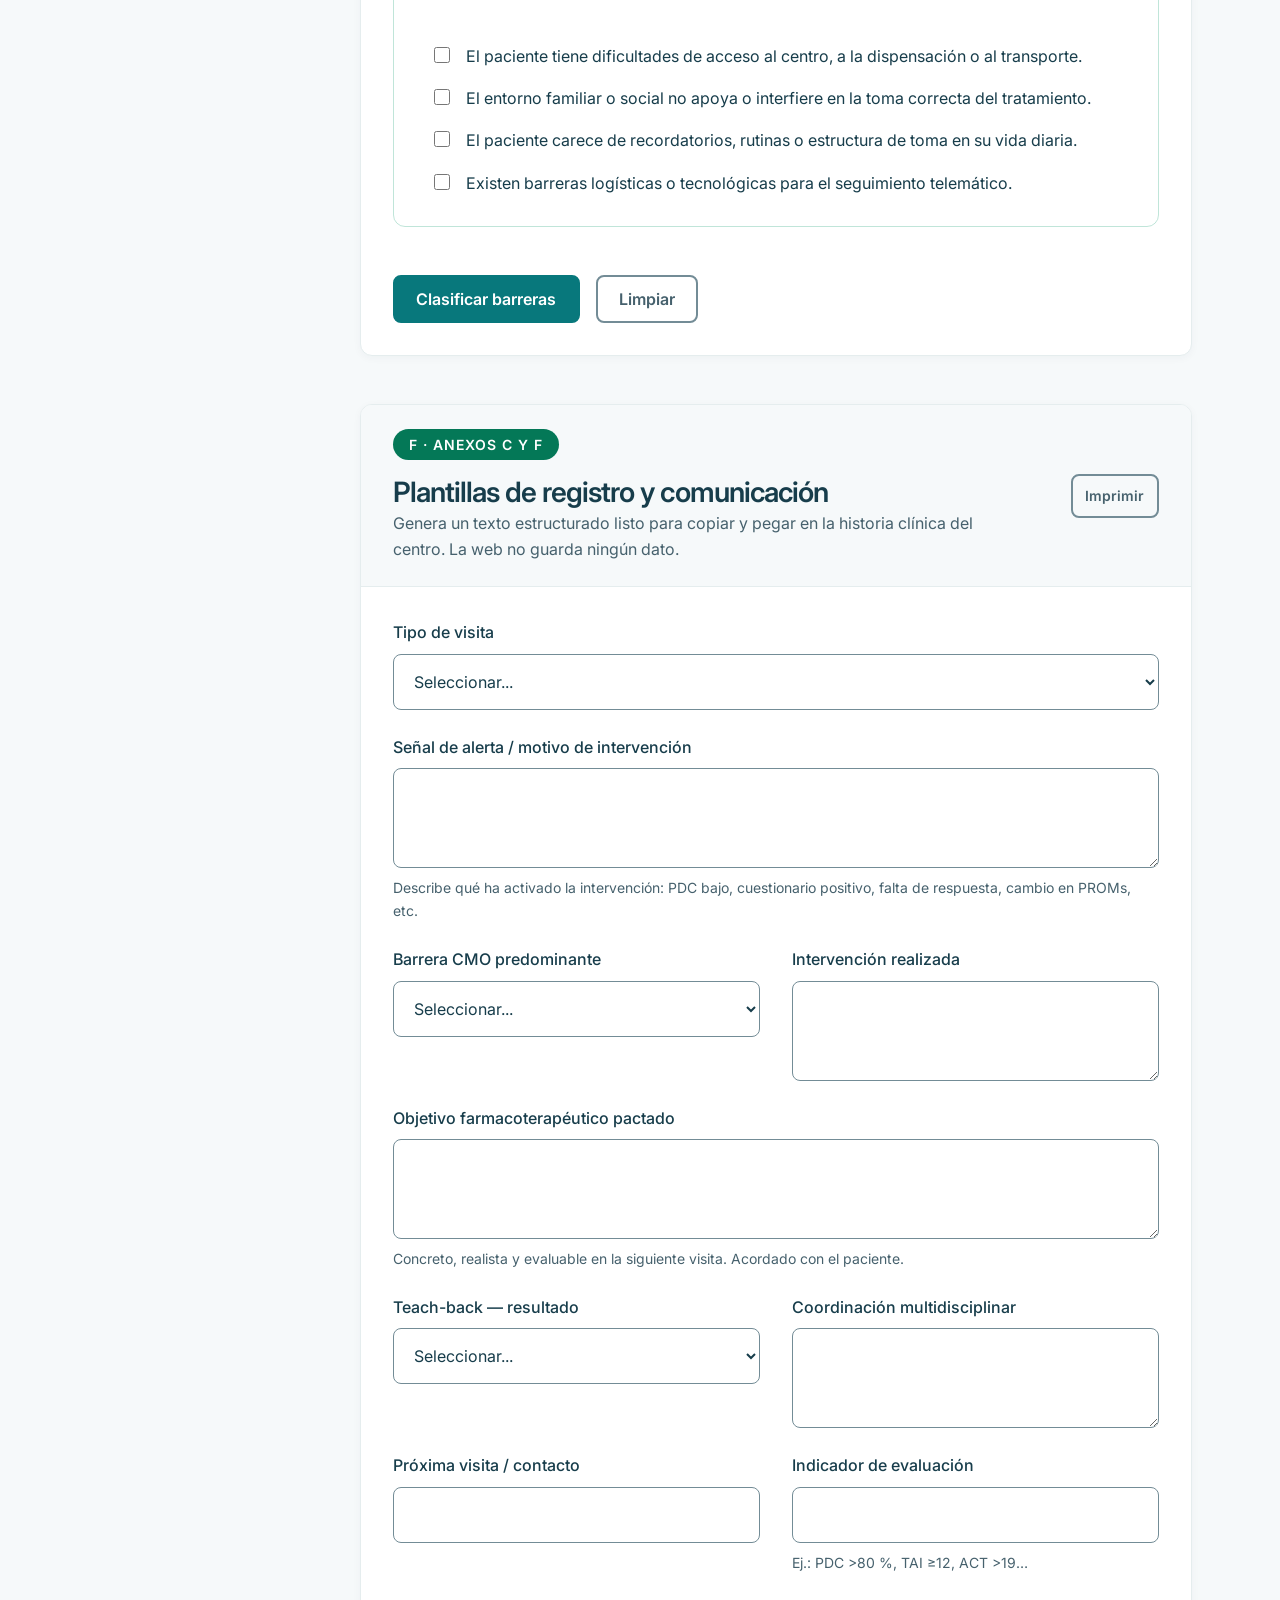
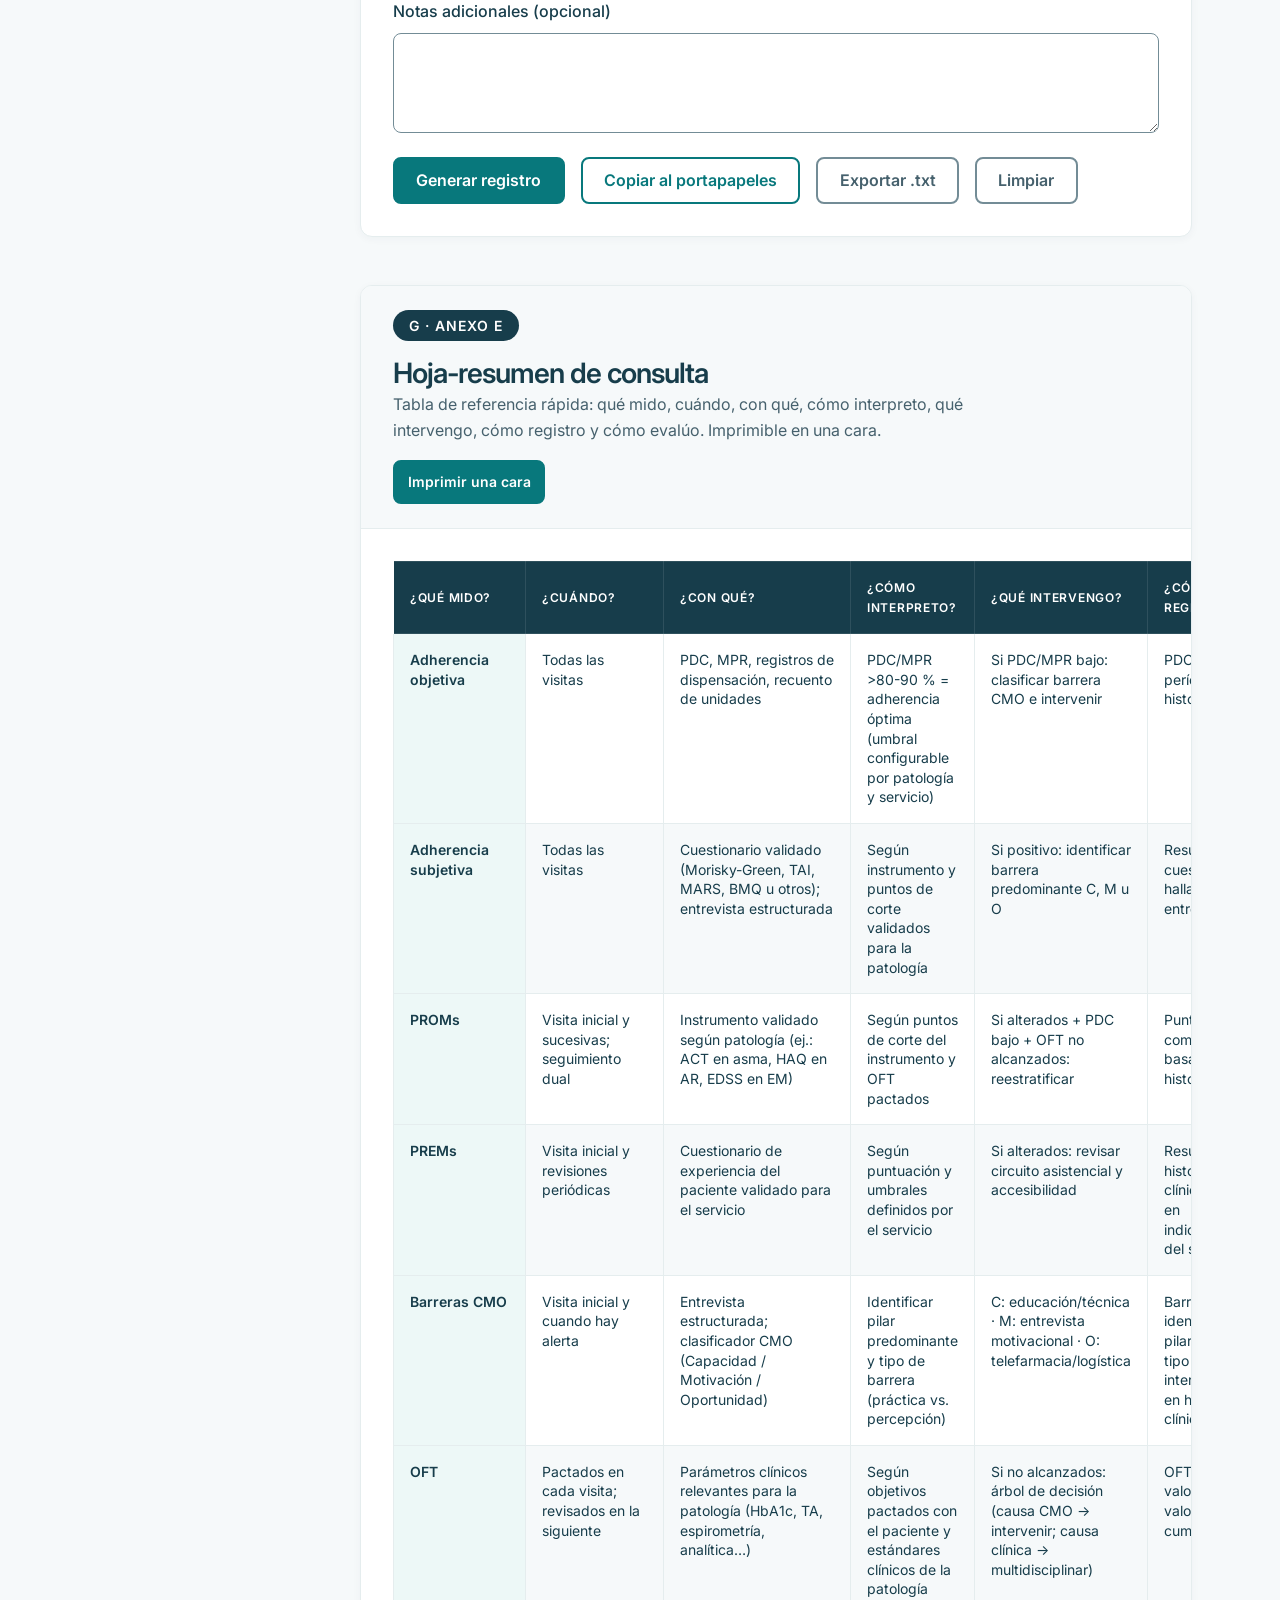
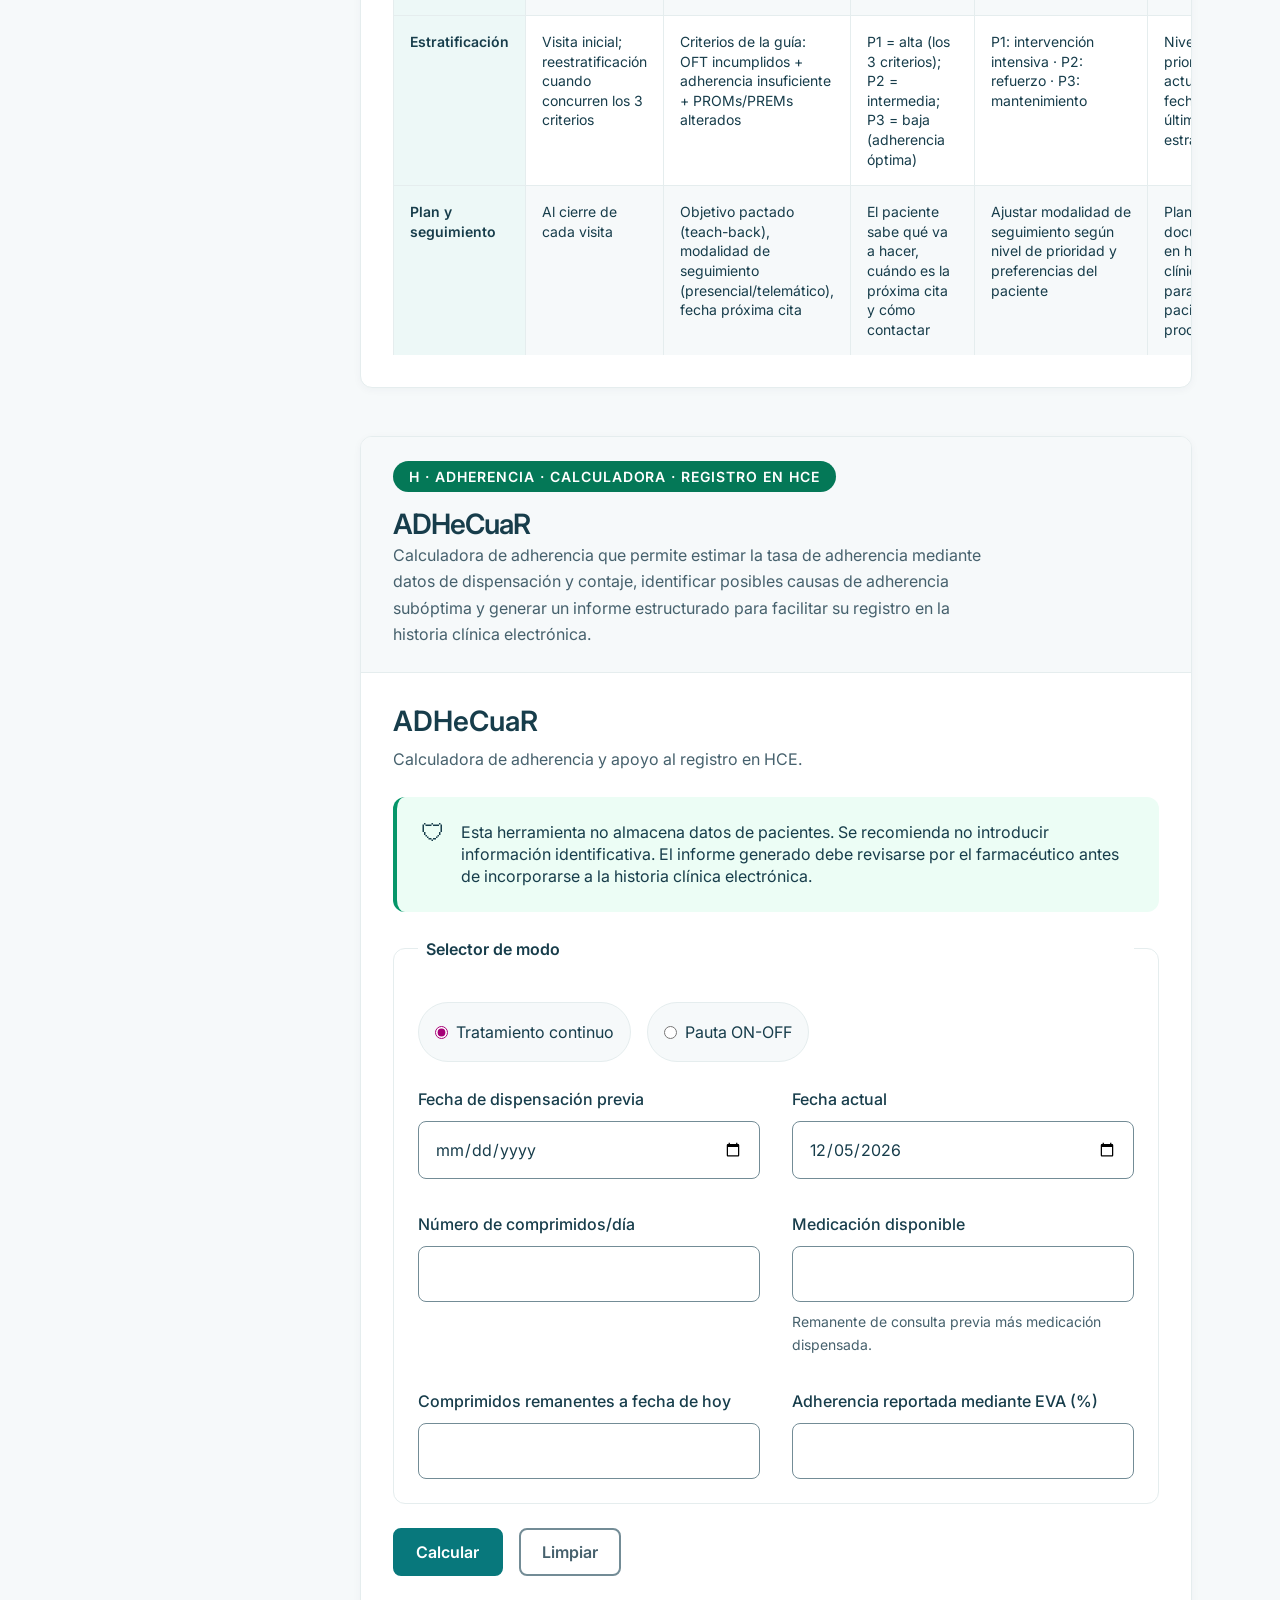
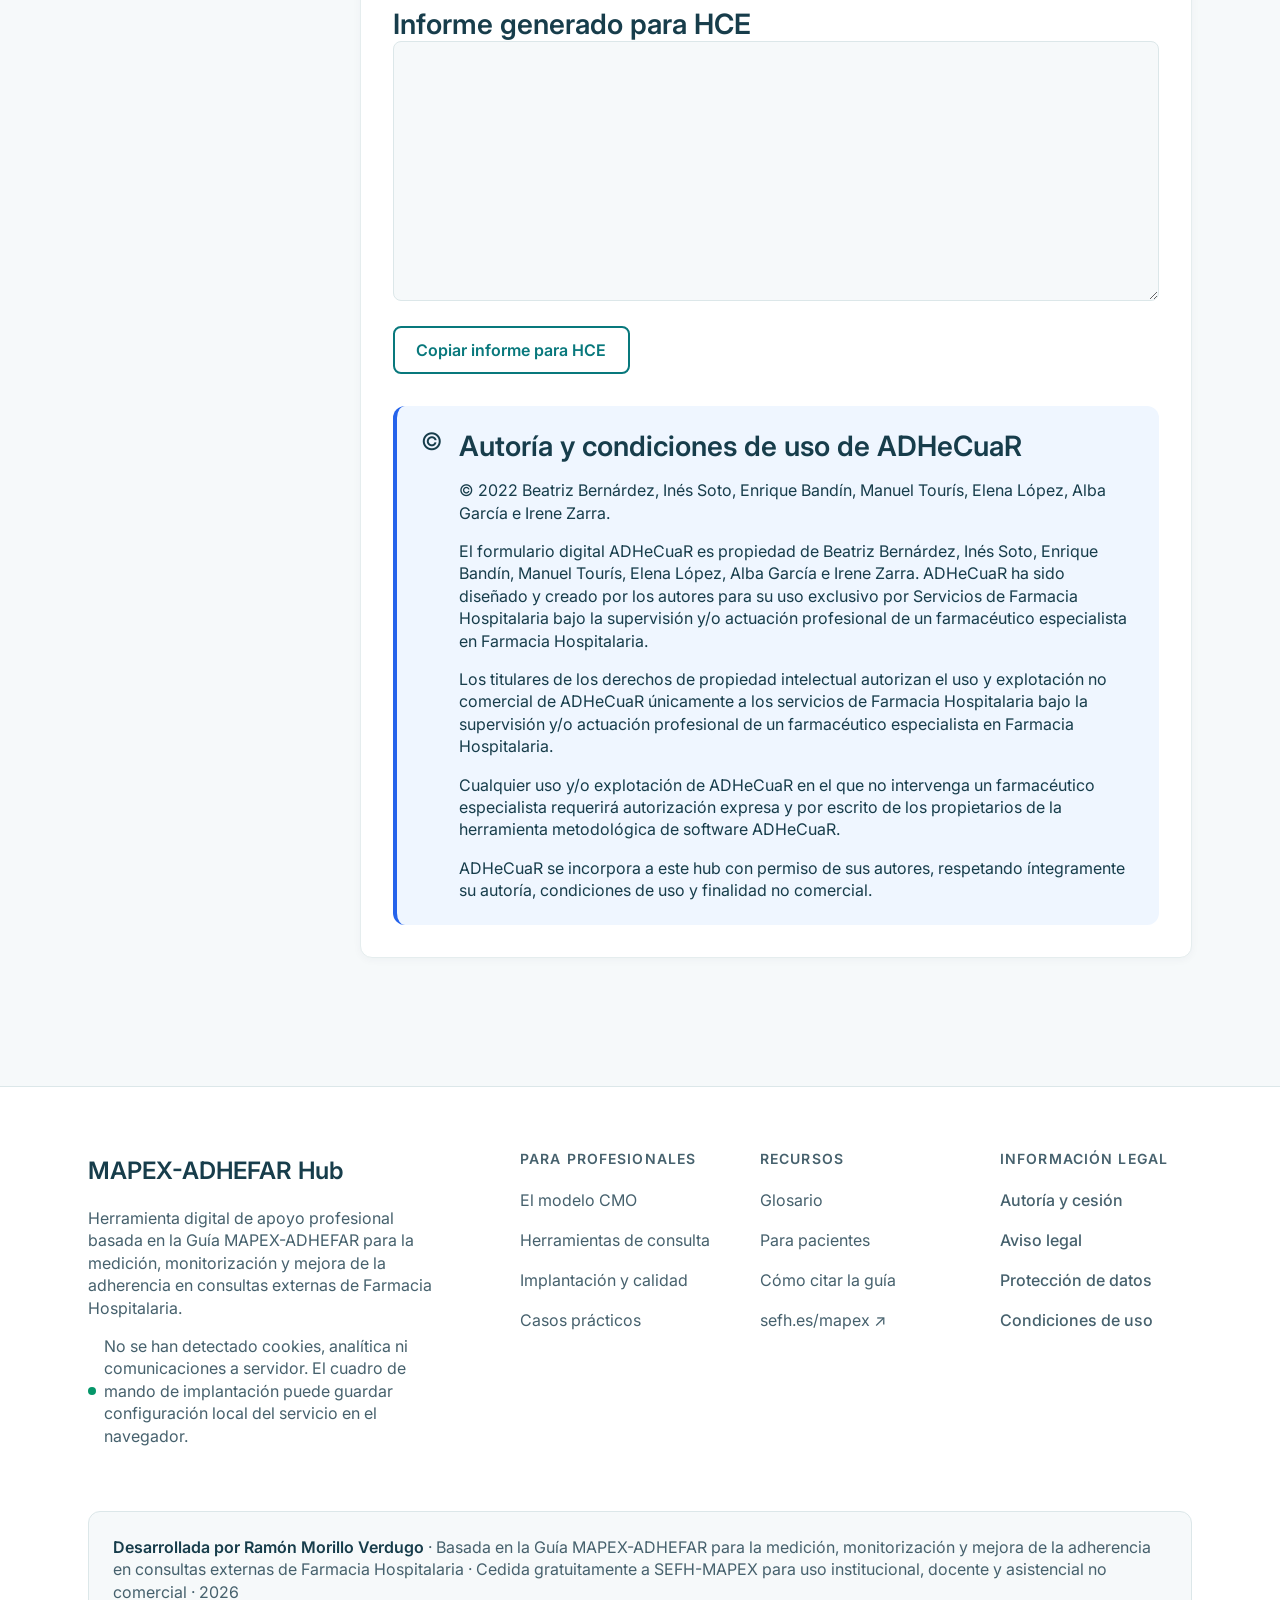
<file: herramientas.html>
<!DOCTYPE html>
<html lang="es">
<head>
  <meta charset="UTF-8">
  <meta name="viewport" content="width=device-width, initial-scale=1.0">
  <title>Herramientas de consulta — MAPEX-ADHEFAR Hub</title>
  <meta name="description" content="Calculadora PDC/MPR, ADHeCuaR, checklists de visita, guion ADHEFAR-EM, clasificador de barreras CMO, plantillas de registro y hoja-resumen. Sin datos de pacientes.">
  <meta property="og:title" content="Herramientas — MAPEX-ADHEFAR Hub">
  <meta property="og:type" content="website">
  <meta property="og:locale" content="es_ES">
  <link rel="preconnect" href="https://fonts.googleapis.com">
  <link rel="preconnect" href="https://fonts.gstatic.com" crossorigin>
  <link href="https://fonts.googleapis.com/css2?family=Inter:wght@400;500;600&display=swap" rel="stylesheet">
  <link rel="stylesheet" href="css/tokens.css">
  <link rel="stylesheet" href="css/base.css">
  <link rel="stylesheet" href="css/layout.css">
  <link rel="stylesheet" href="css/components.css">
  <link rel="stylesheet" href="css/print.css">
  <style>
    /* Layout con barra lateral */
    .herr-layout { display:grid; gap:var(--sp-8); align-items:start; }
    @media(min-width:1024px) { .herr-layout { grid-template-columns:224px minmax(0, 1fr); } }

    .herr-sidebar {
      position:sticky; top:160px;
      background:var(--c-superficie);
      border-radius:var(--radius-card);
      border:1.5px solid var(--c-borde-claro);
      padding:var(--sp-5);
      box-shadow:var(--shadow-xs);
    }
    .herr-sidebar h3 { font-size:var(--fs-xs); text-transform:uppercase; letter-spacing:.08em; color:var(--c-texto-secundario); font-family:var(--ff-body); font-weight:var(--fw-semi); margin-bottom:var(--sp-4); }
    .herr-nav { list-style:none; padding:0; margin:0; display:flex; flex-direction:column; gap:2px; }
    .herr-nav a { display:block; padding:var(--sp-3) var(--sp-4); font-size:var(--fs-sm); color:var(--c-texto-secundario); text-decoration:none; border-radius:var(--radius); border-left:2px solid transparent; transition:all var(--t-fast); }
    .herr-nav a:hover { color:var(--c-texto); background:var(--c-fondo); border-left-color:var(--c-borde); }
    .herr-nav a.activo { color:var(--c-acento); background:var(--c-acento-claro); border-left-color:var(--c-acento); font-weight:var(--fw-semi); }
    .herr-selector-mobile { display:block; width:100%; margin-bottom:var(--sp-6); }
    @media(min-width:1024px) { .herr-selector-mobile { display:none; } .herr-sidebar { display:block; } }
    @media(max-width:1023px) { .herr-sidebar { display:none; } }

    /* Sección de herramienta */
    .herr-seccion {
      background:var(--c-superficie);
      border-radius:var(--radius-card);
      border:1.5px solid var(--c-borde-claro);
      box-shadow:var(--shadow-sm);
      overflow:hidden;
      margin-bottom:var(--sp-8);
      scroll-margin-top:160px;
    }
    .herr-seccion-head {
      padding:var(--sp-5) var(--sp-6);
      border-bottom:1px solid var(--c-borde-claro);
      display:flex; flex-wrap:wrap; gap:var(--sp-4); align-items:center; justify-content:space-between;
    }
    .herr-seccion-head h2 { font-size:var(--fs-xl); margin:0; }
    .herr-seccion-desc { font-size:var(--fs-sm); color:var(--c-texto-secundario); margin:0; max-width:60ch; }
    .herr-body { padding:var(--sp-6); }

    /* Barra de progreso */
    .progreso-wrap { margin-bottom:var(--sp-5); }
    .progreso-label { font-size:var(--fs-xs); color:var(--c-texto-secundario); margin-bottom:var(--sp-2); display:flex; justify-content:space-between; }
    .progreso-bar { height:8px; background:var(--c-borde-claro); border-radius:var(--radius-pill); overflow:hidden; }
    .progreso-fill { height:100%; background:var(--c-acento); border-radius:var(--radius-pill); width:0; transition:width var(--t-base); }

    /* Fieldset de checklist */
    .check-fieldset { border:1.5px solid var(--c-borde-claro); border-radius:var(--radius-card); padding:var(--sp-5); margin-bottom:var(--sp-5); }
    .check-fieldset legend { font-size:var(--fs-sm); font-weight:var(--fw-semi); color:var(--c-texto); padding:0 var(--sp-2); }
    .check-items { display:flex; flex-direction:column; gap:4px; margin-top:var(--sp-4); }
    .check-items label { display:flex; align-items:flex-start; gap:var(--sp-3); font-size:var(--fs-sm); cursor:pointer; padding:var(--sp-2) var(--sp-3); border-radius:var(--radius); transition:background var(--t-fast); line-height:var(--lh-snug); }
    .check-items label:hover { background:var(--c-fondo); }
    .check-items input[type="checkbox"] { margin-top:2px; flex-shrink:0; accent-color:var(--c-acento); width:16px; height:16px; }

    /* PDC — añadir dispensaciones */
    .pdc-add-row { display:grid; grid-template-columns:1fr 1fr auto; gap:var(--sp-3); align-items:end; margin-bottom:var(--sp-4); }
    @media(max-width:600px) { .pdc-add-row { grid-template-columns:1fr 1fr; } .pdc-add-row .btn { grid-column:span 2; } }

    /* Guion de 10 minutos */
    .guion-bloques { display:flex; flex-direction:column; gap:var(--sp-3); }
    .guion-bloque {
      border-radius:var(--radius-card);
      border:1.5px solid var(--c-borde-claro);
      overflow:hidden;
      transition:border-color var(--t-base), box-shadow var(--t-base);
    }
    .guion-bloque.bloque-activo { border-color:var(--c-acento); box-shadow:0 0 0 3px rgba(109,40,217,.12); }
    .guion-bloque-head {
      display:flex; gap:var(--sp-4); align-items:center;
      padding:var(--sp-4) var(--sp-5);
      background:var(--c-fondo);
    }
    .guion-tiempo {
      font-size:var(--fs-xs); font-weight:var(--fw-semi); text-transform:uppercase;
      letter-spacing:.07em; white-space:nowrap;
      color:var(--c-texto-secundario);
      min-width:72px;
    }
    .guion-bloque.bloque-activo .guion-tiempo { color:var(--c-acento); }
    .guion-bloque-head h4 { font-size:var(--fs-base); font-family:var(--ff-body); font-weight:var(--fw-semi); margin:0; }
    .guion-body { padding:var(--sp-4) var(--sp-5); background:var(--c-superficie); }
    .guion-body p { font-size:var(--fs-sm); color:var(--c-texto-secundario); margin-bottom:var(--sp-3); }
    .guion-body p:last-child { margin:0; }
    .guion-preguntas { list-style:none; padding:0; margin:0; display:flex; flex-direction:column; gap:var(--sp-2); }
    .guion-preguntas li { font-size:var(--fs-sm); color:var(--c-texto); padding:var(--sp-2) var(--sp-3); background:var(--c-fondo); border-radius:var(--radius); border-left:3px solid var(--c-acento); font-style:italic; line-height:var(--lh-snug); }
    .timer-box { background:var(--c-institucional); color:#fff; border-radius:var(--radius-card); padding:var(--sp-5); display:flex; align-items:center; gap:var(--sp-5); flex-wrap:wrap; margin-bottom:var(--sp-6); }
    .timer-display { font-family:var(--ff-display); font-size:var(--fs-3xl); color:#fff; min-width:80px; text-align:center; }
    .timer-label { font-size:var(--fs-xs); color:rgba(255,255,255,.55); text-transform:uppercase; letter-spacing:.08em; }

    /* Modo consulta */
    .modo-consulta .site-header,
    .modo-consulta .site-footer,
    .modo-consulta .page-hero,
    .modo-consulta .herr-sidebar,
    .modo-consulta .herr-selector-mobile,
    .modo-consulta .notice,
    .modo-consulta .herr-seccion:not(#guion),
    .modo-consulta #guion .herr-seccion-desc,
    .modo-consulta #guion .herr-seccion-head .btn-group,
    .modo-consulta #guion-modo-consulta { display:none !important; }
    .modo-consulta #guion-salir-modo { display:inline-flex !important; }
    .modo-consulta body { background:var(--c-institucional); }
    .modo-consulta #guion { border-color:rgba(255,255,255,.15); background:rgba(255,255,255,.04); }
    .modo-consulta .guion-bloque-head { background:rgba(255,255,255,.06); }
    .modo-consulta .guion-bloque { border-color:rgba(255,255,255,.12); }
    .modo-consulta .guion-bloque.bloque-activo { border-color:var(--c-acento); }
    .modo-consulta .guion-bloque-head h4 { color:#fff; }
    .modo-consulta .guion-body { background:transparent; }
    .modo-consulta .guion-body p { color:rgba(255,255,255,.7); }
    .modo-consulta .guion-preguntas li { background:rgba(255,255,255,.08); color:#fff; }
    .modo-consulta .guion-tiempo { color:rgba(255,255,255,.5); }
    .modo-consulta .guion-bloque.bloque-activo .guion-tiempo { color:rgba(167,139,250,.9); }

    /* Árbol de decisión */
    .arbol-grid { display:grid; gap:var(--sp-4); }
    @media(min-width:640px) { .arbol-grid { grid-template-columns:1fr 1fr; } }

    /* Plantillas — textarea output */
    #plantilla-output { display:none; width:100%; font-family:monospace; font-size:0.778rem; line-height:1.6; color:var(--c-texto); background:var(--c-fondo); border:1.5px solid var(--c-borde); border-radius:var(--radius); padding:var(--sp-4); resize:vertical; margin-top:var(--sp-4); min-height:260px; }

    /* Hoja resumen */
    .resumen-tabla { width:100%; border-collapse:collapse; font-size:0.778rem; }
    .resumen-tabla th { background:var(--c-institucional); color:#fff; font-size:0.667rem; text-transform:uppercase; letter-spacing:.06em; padding:var(--sp-3) var(--sp-3); text-align:left; border:1px solid rgba(255,255,255,.1); }
    .resumen-tabla td { padding:var(--sp-3); border:1px solid var(--c-borde-claro); vertical-align:top; line-height:var(--lh-snug); color:var(--c-texto); }
    .resumen-tabla tr:nth-child(even) td { background:var(--c-fondo); }
    .resumen-tabla .dim { font-weight:600; color:var(--c-institucional); background:var(--c-institucional-claro) !important; }


    /* ADHeCuaR */
    .adhecuar-mode { display:flex; flex-wrap:wrap; gap:var(--sp-3); margin-bottom:var(--sp-5); }
    .adhecuar-mode label { display:flex; align-items:center; gap:var(--sp-2); padding:var(--sp-3) var(--sp-4); border:1.5px solid var(--c-borde-claro); border-radius:var(--radius-pill); cursor:pointer; font-size:var(--fs-sm); background:var(--c-fondo); }
    .adhecuar-mode input { accent-color:var(--c-acento); }
    .adhecuar-panel { display:none; }
    .adhecuar-panel.active { display:block; }
    .adhecuar-output { width:100%; min-height:260px; font-family:monospace; font-size:0.778rem; line-height:1.6; color:var(--c-texto); background:var(--c-fondo); border:1.5px solid var(--c-borde); border-radius:var(--radius); padding:var(--sp-4); resize:vertical; }
    .adhecuar-causas { display:none; margin-top:var(--sp-6); }
    .adhecuar-causas.visible { display:block; }
    .adhecuar-intervencion { display:none; margin:var(--sp-2) 0 0 28px; font-size:var(--fs-xs); color:var(--c-texto-secundario); line-height:var(--lh-snug); }
    label:has(input:checked) .adhecuar-intervencion { display:block; }

    @media print {
      .resumen-tabla { font-size:8pt; }
      .resumen-tabla th { font-size:7pt; }
    }
    .herr-seccion-head { background: var(--c-fondo); }
    .herr-sidebar { max-height: calc(100dvh - 176px); overflow-y: auto; }
    .herr-body .input, .herr-body .select { min-height: 44px; }
    @media (max-width: 639px) { .herr-body, .herr-seccion-head { padding: var(--sp-5) var(--sp-4); } }
  </style>
</head>
<body>
  <div id="site-header-placeholder"></div>

  <main id="contenido-principal">

    <div class="page-hero">
      <div class="container">
        <nav class="breadcrumb" aria-label="Ruta de navegación">
          <a href="index.html">Inicio</a>
          <span class="breadcrumb-sep" aria-hidden="true">›</span>
          <span aria-current="page">Herramientas de consulta</span>
        </nav>
        <span class="eyebrow">Para farmacéuticos de hospital</span>
        <h1>Herramientas de consulta</h1>
        <p class="lead">Ocho herramientas interactivas para la práctica diaria. Todas funcionan en tu navegador, sin enviar ningún dato. Imprimibles y exportables.</p>
      </div>
    </div>

    <section class="section">
      <div class="container">

        <div class="notice notice-privacidad" style="margin-bottom:var(--sp-6)">
          <div class="notice-icon" aria-hidden="true">🛡</div>
          <div><strong>Privacidad.</strong> Estas herramientas no almacenan ni envían datos. No introduzcas datos identificativos de pacientes (nombre, NHC, fecha de nacimiento). Los campos trabajan con datos anónimos de la visita.</div>
        </div>

        <!-- Selector mobile -->
        <div style="margin-bottom:var(--sp-6)" class="herr-selector-mobile">
          <label for="herramienta-selector" class="sr-only">Ir a la herramienta</label>
          <select id="herramienta-selector" class="select" aria-label="Seleccionar herramienta">
            <option value="">Ir a una herramienta...</option>
            <option value="pdc-mpr">A · Calculadora PDC/MPR</option>
            <option value="checklist-inicial">B · Checklist visita inicial</option>
            <option value="checklist-sucesiva">C · Checklist visita sucesiva</option>
            <option value="guion">D · Guion ADHEFAR-EM (10 min)</option>
            <option value="clasificador">E · Clasificador de barreras CMO</option>
            <option value="plantillas">F · Plantillas de registro</option>
            <option value="hoja-resumen">G · Hoja-resumen de consulta</option>
            <option value="adhecuar">H · ADHeCuaR</option>
          </select>
        </div>

        <div class="herr-layout">

          <!-- Barra lateral -->
          <nav class="herr-sidebar" aria-label="Herramientas disponibles">
            <h3>Herramientas</h3>
            <ul class="herr-nav">
              <li><a href="#pdc-mpr">A · Calculadora PDC/MPR</a></li>
              <li><a href="#checklist-inicial">B · Checklist visita inicial</a></li>
              <li><a href="#checklist-sucesiva">C · Checklist visita sucesiva</a></li>
              <li><a href="#guion">D · Guion 10 minutos</a></li>
              <li><a href="#clasificador">E · Clasificador CMO</a></li>
              <li><a href="#plantillas">F · Plantillas de registro</a></li>
              <li><a href="#hoja-resumen">G · Hoja-resumen</a></li>
              <li><a href="#adhecuar">H · ADHeCuaR</a></li>
            </ul>
          </nav>

          <!-- Contenido principal -->
          <div>

            <!-- ══════════════════════════════════
                 A. CALCULADORA PDC / MPR
            ══════════════════════════════════ -->
            <article class="herr-seccion" id="pdc-mpr" aria-labelledby="h-pdc">
              <div class="herr-seccion-head">
                <div>
                  <div class="pillar-badge capacidad" style="margin-bottom:var(--sp-3)">A · Medición objetiva</div>
                  <h2 id="h-pdc">Calculadora PDC / MPR</h2>
                  <p class="herr-seccion-desc">Calcula la Proporción de Días Cubiertos (PDC) y la Tasa de Posesión de la Medicación (MPR) a partir de las dispensaciones del período. Sin datos identificativos.</p>
                </div>
                <div class="btn-group no-print">
                  <button class="btn btn-ghost btn-sm" onclick="window.print()">Imprimir</button>
                </div>
              </div>
              <div class="herr-body">
                <form id="form-pdc" novalidate>
                  <div class="grid-2" style="margin-bottom:var(--sp-5)">
                    <div class="form-group">
                      <label for="pdc-inicio">Inicio del período</label>
                      <input type="date" id="pdc-inicio" class="input" required aria-describedby="pdc-inicio-hint">
                      <span id="pdc-inicio-hint" class="hint">Primera fecha de seguimiento</span>
                    </div>
                    <div class="form-group">
                      <label for="pdc-fin">Fin del período</label>
                      <input type="date" id="pdc-fin" class="input" required>
                    </div>
                  </div>
                  <div class="form-group" style="margin-bottom:var(--sp-5)">
                    <label for="pdc-umbral">Umbral de adherencia óptima (%)</label>
                    <select id="pdc-umbral" class="select" aria-describedby="umbral-hint">
                      <option value="80">80 % (general)</option>
                      <option value="90">90 % (alta exigencia)</option>
                      <option value="95">95 % (muy alta exigencia)</option>
                    </select>
                    <span id="umbral-hint" class="hint">Configura el umbral según el criterio de tu servicio y la patología. La guía indica &gt;80-90 % según el contexto.</span>
                  </div>

                  <fieldset class="check-fieldset">
                    <legend>Dispensaciones del período</legend>
                    <div class="pdc-add-row">
                      <div class="form-group" style="margin:0">
                        <label for="pdc-disp-fecha">Fecha de dispensación</label>
                        <input type="date" id="pdc-disp-fecha" class="input" aria-label="Fecha de dispensación a añadir">
                      </div>
                      <div class="form-group" style="margin:0">
                        <label for="pdc-disp-dias">Días dispensados</label>
                        <input type="number" id="pdc-disp-dias" class="input" min="1" max="365" aria-label="Días dispensados en esta dispensación">
                      </div>
                      <button type="button" id="pdc-btn-add" class="btn btn-secondary">+ Añadir</button>
                    </div>
                    <div id="pdc-lista-disp" aria-live="polite" aria-label="Dispensaciones añadidas"></div>
                  </fieldset>

                  <div class="btn-group" style="margin-top:var(--sp-5)">
                    <button type="submit" class="btn btn-primary">Calcular PDC y MPR</button>
                    <button type="button" id="pdc-exportar" class="btn btn-secondary">Exportar .txt</button>
                    <button type="button" id="pdc-limpiar" class="btn btn-ghost">Limpiar</button>
                  </div>

                  <div id="pdc-resultado" class="result-box" style="margin-top:var(--sp-5)" aria-live="polite" aria-label="Resultado del cálculo"></div>
                </form>
              </div>
            </article>

            <!-- ══════════════════════════════════
                 B. CHECKLIST VISITA INICIAL
            ══════════════════════════════════ -->
            <article class="herr-seccion" id="checklist-inicial" aria-labelledby="h-cha" >
              <div class="herr-seccion-head">
                <div>
                  <div class="pillar-badge acento" style="margin-bottom:var(--sp-3)">B · Anexo A</div>
                  <h2 id="h-cha">Checklist visita inicial</h2>
                  <p class="herr-seccion-desc">Guía estructurada para la primera consulta de adherencia: preparación, evaluación basal dual, clasificación CMO, estratificación y plan.</p>
                </div>
                <div class="btn-group no-print">
                  <button class="btn btn-ghost btn-sm" onclick="window.print()">Imprimir</button>
                  <button class="btn btn-secondary btn-sm" id="cha-exportar">Exportar .txt</button>
                  <button class="btn btn-ghost btn-sm" id="cha-limpiar">Limpiar</button>
                </div>
              </div>
              <div class="herr-body" id="checklist-a">
                <div class="progreso-wrap">
                  <div class="progreso-label">
                    <span>Progreso</span>
                    <span id="cha-pct">0 / 0 (0 %)</span>
                  </div>
                  <div class="progreso-bar" role="progressbar" aria-labelledby="cha-pct"><div class="progreso-fill" id="cha-progreso"></div></div>
                </div>

                <fieldset class="check-fieldset">
                  <legend>1 · Preparación previa</legend>
                  <div class="check-items">
                    <label><input type="checkbox"> Revisar historial de dispensaciones (PDC/MPR del período previo, si existe)</label>
                    <label><input type="checkbox"> Identificar diagnóstico, tratamiento activo y tiempo en tratamiento</label>
                    <label><input type="checkbox"> Revisar eventos adversos previos y consultas recientes</label>
                    <label><input type="checkbox"> Preparar herramientas de medición subjetiva (cuestionario validado)</label>
                    <label><input type="checkbox"> Verificar disponibilidad de la historia clínica y acceso al sistema de dispensación</label>
                  </div>
                </fieldset>

                <fieldset class="check-fieldset">
                  <legend>2 · Evaluación basal dual</legend>
                  <div class="check-items">
                    <label><input type="checkbox"> Calcular PDC o MPR (método objetivo) con los registros disponibles</label>
                    <label><input type="checkbox"> Aplicar cuestionario validado de adherencia (Morisky-Green, TAI, MARS u otro según patología)</label>
                    <label><input type="checkbox"> Registrar resultado basal de PROMs (resultados percibidos por el paciente)</label>
                    <label><input type="checkbox"> Registrar resultado basal de PREMs (experiencia del paciente con la atención)</label>
                    <label><input type="checkbox"> Comparar resultado objetivo y subjetivo: ¿son concordantes?</label>
                  </div>
                </fieldset>

                <fieldset class="check-fieldset">
                  <legend>3 · Clasificación ABC y CMO</legend>
                  <div class="check-items">
                    <label><input type="checkbox"> Determinar fase de adherencia: ¿iniciación, implementación, persistencia?</label>
                    <label><input type="checkbox"> Explorar barreras de Capacidad (complejidad, deterioro, efectos adversos, alfabetización)</label>
                    <label><input type="checkbox"> Explorar barreras de Motivación (creencias, necesidad percibida, miedo, ambivalencia)</label>
                    <label><input type="checkbox"> Explorar barreras de Oportunidad (acceso, apoyo social, logística, tecnología)</label>
                    <label><input type="checkbox"> Identificar el pilar CMO predominante</label>
                    <label><input type="checkbox"> Distinguir si la barrera es de práctica (no puede) o de percepción (no quiere/no cree)</label>
                  </div>
                </fieldset>

                <fieldset class="check-fieldset">
                  <legend>4 · Estratificación y plan</legend>
                  <div class="check-items">
                    <label><input type="checkbox"> Estratificar al paciente: Prioridad 1 / 2 / 3</label>
                    <label><input type="checkbox"> Seleccionar intervención alineada con el pilar CMO identificado</label>
                    <label><input type="checkbox"> Aplicar intervención en la consulta (educación, EM, organización…)</label>
                    <label><input type="checkbox"> Pactar el objetivo farmacoterapéutico (concreto, realista, evaluable)</label>
                    <label><input type="checkbox"> Planificar seguimiento dual: cuándo y cómo (presencial / telemático)</label>
                  </div>
                </fieldset>

                <fieldset class="check-fieldset">
                  <legend>5 · Teach-back y cierre</legend>
                  <div class="check-items">
                    <label><input type="checkbox"> Aplicar teach-back: el paciente explica con sus palabras qué ha entendido y qué va a hacer</label>
                    <label><input type="checkbox"> Corregir malentendidos o lagunas de comprensión</label>
                    <label><input type="checkbox"> Valorar si se precisa coordinación multidisciplinar (médico, enfermería, trabajo social…)</label>
                    <label><input type="checkbox"> Acordar señales de alerta y vía de contacto entre visitas</label>
                  </div>
                </fieldset>

                <fieldset class="check-fieldset">
                  <legend>6 · Registro y documentación</legend>
                  <div class="check-items">
                    <label><input type="checkbox"> Registrar en la historia clínica: PDC/MPR basal, cuestionario, barreras CMO, estratificación</label>
                    <label><input type="checkbox"> Documentar intervención realizada y objetivo pactado</label>
                    <label><input type="checkbox"> Registrar PROMs/PREMs basales</label>
                    <label><input type="checkbox"> Fijar fecha de próxima visita o contacto telemático</label>
                    <label><input type="checkbox"> Comunicar al prescriptor si precisa coordinación clínica</label>
                  </div>
                </fieldset>
              </div>
            </article>

            <!-- ══════════════════════════════════
                 C. CHECKLIST VISITA SUCESIVA
            ══════════════════════════════════ -->
            <article class="herr-seccion" id="checklist-sucesiva" aria-labelledby="h-chb">
              <div class="herr-seccion-head">
                <div>
                  <div class="pillar-badge acento" style="margin-bottom:var(--sp-3)">C · Anexo B</div>
                  <h2 id="h-chb">Checklist visita sucesiva y reestratificación</h2>
                  <p class="herr-seccion-desc">Revisión estructurada en visitas de seguimiento: valoración de OFT, árbol de decisión y criterios de reestratificación.</p>
                </div>
                <div class="btn-group no-print">
                  <button class="btn btn-ghost btn-sm" onclick="window.print()">Imprimir</button>
                  <button class="btn btn-secondary btn-sm" id="chb-exportar">Exportar .txt</button>
                  <button class="btn btn-ghost btn-sm" id="chb-limpiar">Limpiar</button>
                </div>
              </div>
              <div class="herr-body" id="checklist-b">
                <div class="progreso-wrap">
                  <div class="progreso-label"><span>Progreso</span><span id="chb-pct">0 / 0 (0 %)</span></div>
                  <div class="progreso-bar" role="progressbar" aria-labelledby="chb-pct"><div class="progreso-fill" id="chb-progreso"></div></div>
                </div>

                <fieldset class="check-fieldset">
                  <legend>1 · Revisión del período</legend>
                  <div class="check-items">
                    <label><input type="checkbox"> Calcular PDC/MPR del período transcurrido desde la última visita</label>
                    <label><input type="checkbox"> Aplicar cuestionario de adherencia (mismo instrumento que en visita inicial)</label>
                    <label><input type="checkbox"> Evaluar PROMs y PREMs y comparar con valores previos</label>
                    <label><input type="checkbox"> Revisar eventos adversos, cambios de tratamiento o incidencias desde la última visita</label>
                    <label><input type="checkbox"> Preguntar por el objetivo pactado en la visita anterior</label>
                  </div>
                </fieldset>

                <fieldset class="check-fieldset">
                  <legend>2 · Valoración de OFT</legend>
                  <div class="check-items">
                    <label><input type="checkbox"> Comparar valores clínicos actuales con los OFT pactados</label>
                    <label><input type="checkbox"> Verificar que el paciente conoce y recuerda el objetivo pactado</label>
                    <label><input type="checkbox"> Valorar si la adherencia es suficiente para alcanzar los OFT</label>
                  </div>
                </fieldset>

                <!-- Árbol de decisión -->
                <fieldset class="check-fieldset">
                  <legend>3 · Árbol de decisión</legend>
                  <div class="arbol-grid" style="margin-top:var(--sp-4)">
                    <div class="form-group">
                      <label for="oft-cumplidos">¿Se han alcanzado los OFT en este período?</label>
                      <select id="oft-cumplidos" class="select" aria-describedby="oft-hint">
                        <option value="">Seleccionar...</option>
                        <option value="si">Sí, OFT alcanzados</option>
                        <option value="no">No, OFT no alcanzados</option>
                      </select>
                      <span id="oft-hint" class="hint">Objetivos farmacoterapéuticos pactados en la visita anterior.</span>
                    </div>
                    <div class="form-group" id="causa-group">
                      <label for="causa-evitable">Causa principal del incumplimiento</label>
                      <select id="causa-evitable" class="select">
                        <option value="">Seleccionar...</option>
                        <option value="cmo">Causa evitable (barrera CMO identificable)</option>
                        <option value="clinica">Causa clínica (progresión de enfermedad, comorbilidad)</option>
                      </select>
                    </div>
                  </div>
                  <div id="arbol-resultado" class="result-box" style="margin-top:var(--sp-4)" aria-live="polite"></div>
                </fieldset>

                <fieldset class="check-fieldset">
                  <legend>4 · Intervención y ajuste de plan</legend>
                  <div class="check-items">
                    <label><input type="checkbox"> Aplicar o reforzar intervención CMO según barrera identificada</label>
                    <label><input type="checkbox"> Revisar o actualizar el objetivo farmacoterapéutico pactado</label>
                    <label><input type="checkbox"> Aplicar teach-back si se han introducido cambios en el plan</label>
                    <label><input type="checkbox"> Valorar ajuste de modalidad de seguimiento (presencial / telemático)</label>
                  </div>
                </fieldset>

                <fieldset class="check-fieldset">
                  <legend>5 · Criterios de reestratificación</legend>
                  <p style="font-size:var(--fs-sm);color:var(--c-texto-secundario);margin-bottom:var(--sp-4)">Marca si concurren los tres criterios. La reestratificación es obligatoria cuando los tres se cumplen simultáneamente.</p>
                  <div class="check-items">
                    <label><input type="checkbox" class="criterio-restrat"> <strong>Criterio 1.</strong> Incumplimiento sostenido de los OFT en esta visita de revisión</label>
                    <label><input type="checkbox" class="criterio-restrat"> <strong>Criterio 2.</strong> Adherencia insuficiente validada por medición dual (PDC/MPR + cuestionario)</label>
                    <label><input type="checkbox" class="criterio-restrat"> <strong>Criterio 3.</strong> PROMs o PREMs alterados respecto al valor basal o umbral esperado</label>
                  </div>
                  <div id="reestrat-resultado" class="result-box" style="margin-top:var(--sp-4)" aria-live="polite"></div>
                </fieldset>

                <fieldset class="check-fieldset">
                  <legend>6 · Registro</legend>
                  <div class="check-items">
                    <label><input type="checkbox"> Registrar PDC/MPR, cuestionario, PROMs/PREMs del período</label>
                    <label><input type="checkbox"> Documentar resultado del árbol de decisión y la intervención realizada</label>
                    <label><input type="checkbox"> Registrar nueva estratificación si ha cambiado</label>
                    <label><input type="checkbox"> Fijar fecha de próxima revisión y plan de seguimiento</label>
                  </div>
                </fieldset>
              </div>
            </article>

            <!-- ══════════════════════════════════
                 D. GUION ADHEFAR-EM 10 MINUTOS
            ══════════════════════════════════ -->
            <article class="herr-seccion" id="guion" aria-labelledby="h-guion">
              <div class="herr-seccion-head">
                <div>
                  <div class="pillar-badge acento" style="margin-bottom:var(--sp-3)">D · Anexo D</div>
                  <h2 id="h-guion">Guion ADHEFAR-EM de 10 minutos</h2>
                  <p class="herr-seccion-desc">Tarjeta de consulta con la secuencia temporal del algoritmo ADHEFAR-EM. Activa el modo consulta para pantalla limpia y tipografía grande.</p>
                </div>
                <div class="btn-group no-print">
                  <button class="btn btn-primary btn-sm" id="guion-modo-consulta">Modo consulta</button>
                  <button class="btn btn-ghost btn-sm" style="display:none" id="guion-salir-modo">✕ Salir del modo consulta</button>
                  <button class="btn btn-ghost btn-sm" onclick="window.print()">Imprimir</button>
                </div>
              </div>
              <div class="herr-body" id="guion-em">

                <!-- Temporizador -->
                <div class="timer-box no-print" aria-label="Temporizador de consulta">
                  <div>
                    <div class="timer-label">Tiempo transcurrido</div>
                    <div class="timer-display" id="timer-display" aria-live="polite" aria-label="Tiempo">0:00</div>
                  </div>
                  <div class="btn-group">
                    <button class="btn btn-hero-secondary btn-sm" id="timer-start" style="background:rgba(255,255,255,.15);color:#fff;border-color:rgba(255,255,255,.3)">Iniciar</button>
                    <button class="btn btn-ghost btn-sm" id="timer-reset" style="color:rgba(255,255,255,.6);border-color:rgba(255,255,255,.2)">Reiniciar</button>
                  </div>
                  <div style="font-size:0.667rem;color:rgba(255,255,255,.8);max-width:200px">El bloque activo se resalta automáticamente según el tiempo transcurrido.</div>
                </div>

                <div class="guion-bloques" role="list">

                  <div class="guion-bloque" data-from="0" data-to="1" role="listitem">
                    <div class="guion-bloque-head">
                      <div class="guion-tiempo">0 – 1 min</div>
                      <h4>Abrir el foco · Conexión</h4>
                    </div>
                    <div class="guion-body">
                      <p>Establecer la alianza terapéutica. Situar la conversación sobre el tratamiento de forma natural y sin juicio.</p>
                      <ul class="guion-preguntas" aria-label="Preguntas orientativas">
                        <li>«¿Cómo le está yendo con el tratamiento desde la última vez que nos vimos?»</li>
                        <li>«¿Ha habido algún cambio en su día a día que quiera contarme?»</li>
                      </ul>
                    </div>
                  </div>

                  <div class="guion-bloque" data-from="1" data-to="3" role="listitem">
                    <div class="guion-bloque-head">
                      <div class="guion-tiempo">1 – 3 min</div>
                      <h4>Detectar la barrera · Clasificación CMO</h4>
                    </div>
                    <div class="guion-body">
                      <p>Explorar si hay olvidos, dificultades de organización, creencias o barreras de acceso. Clasificar en C, M u O.</p>
                      <ul class="guion-preguntas" aria-label="Preguntas orientativas">
                        <li>«¿Hay algún momento del día en que se le olvida o le cuesta más tomarlo?»</li>
                        <li>«¿Hay algo en el tratamiento que le preocupe o que no le acabe de convencer?»</li>
                        <li>«¿Le resulta fácil conseguir la medicación o a veces hay dificultades?»</li>
                      </ul>
                    </div>
                  </div>

                  <div class="guion-bloque" data-from="3" data-to="5" role="listitem">
                    <div class="guion-bloque-head">
                      <div class="guion-tiempo">3 – 5 min</div>
                      <h4>Explorar la ambivalencia · Escucha activa</h4>
                    </div>
                    <div class="guion-body">
                      <p>Reconocer los dos lados de la ambivalencia: las razones para tomar y para no tomar. Reflejar sin confrontar.</p>
                      <ul class="guion-preguntas" aria-label="Preguntas orientativas">
                        <li>«Por un lado me dice que le cuesta… y por otro, ¿qué es lo que le hace seguir tomándolo?»</li>
                        <li>«Si imaginara que el tratamiento va muy bien, ¿qué sería diferente en su vida?»</li>
                      </ul>
                    </div>
                  </div>

                  <div class="guion-bloque" data-from="5" data-to="7" role="listitem">
                    <div class="guion-bloque-head">
                      <div class="guion-tiempo">5 – 7 min</div>
                      <h4>Evocar el motivo propio · Refuerzo de la autonomía</h4>
                    </div>
                    <div class="guion-body">
                      <p>Ayudar al paciente a articular su propio motivo para el cambio. No persuadir: evocar y reforzar.</p>
                      <ul class="guion-preguntas" aria-label="Preguntas orientativas">
                        <li>«¿Qué es lo más importante para usted en este momento de su vida?»</li>
                        <li>«¿En qué nota usted que el tratamiento le ayuda (o le ayudaría)?»</li>
                        <li>«En una escala del 1 al 10, ¿cómo de importante es para usted seguir con el tratamiento?»</li>
                      </ul>
                    </div>
                  </div>

                  <div class="guion-bloque" data-from="7" data-to="9" role="listitem">
                    <div class="guion-bloque-head">
                      <div class="guion-tiempo">7 – 9 min</div>
                      <h4>Pactar el objetivo · Decisión compartida</h4>
                    </div>
                    <div class="guion-body">
                      <p>Acordar un objetivo concreto, realista y significativo para el paciente. Consignar el plan en la historia clínica.</p>
                      <ul class="guion-preguntas" aria-label="Preguntas orientativas">
                        <li>«¿Qué podría hacer de forma diferente esta semana para que sea más fácil tomarlo?»</li>
                        <li>«¿Qué objetivo concreto le parece alcanzable y que tenga sentido para usted?»</li>
                      </ul>
                    </div>
                  </div>

                  <div class="guion-bloque" data-from="9" data-to="10" role="listitem">
                    <div class="guion-bloque-head">
                      <div class="guion-tiempo">9 – 10 min</div>
                      <h4>Teach-back y cierre · Confirmar la comprensión</h4>
                    </div>
                    <div class="guion-body">
                      <p>Pedir al paciente que explique con sus propias palabras qué va a hacer. Acordar próxima cita o contacto.</p>
                      <ul class="guion-preguntas" aria-label="Preguntas orientativas">
                        <li>«Para asegurarme de que nos hemos entendido bien, ¿puede contarme qué es lo que vamos a hacer?»</li>
                        <li>«¿Hay algo que no haya quedado claro o que quiera preguntarme antes de irse?»</li>
                      </ul>
                    </div>
                  </div>

                </div>
              </div>
            </article>

            <!-- ══════════════════════════════════
                 E. CLASIFICADOR CMO
            ══════════════════════════════════ -->
            <article class="herr-seccion" id="clasificador" aria-labelledby="h-cmo">
              <div class="herr-seccion-head">
                <div>
                  <div class="pillar-badge motivacion" style="margin-bottom:var(--sp-3)">E · Clasificador</div>
                  <h2 id="h-cmo">Clasificador de barreras CMO</h2>
                  <p class="herr-seccion-desc">Marca las barreras observadas. La herramienta identifica el pilar predominante (C, M u O) y sugiere el tipo de intervención correspondiente.</p>
                </div>
                <div class="btn-group no-print">
                  <button class="btn btn-ghost btn-sm" onclick="window.print()">Imprimir</button>
                </div>
              </div>
              <div class="herr-body">
                <form id="form-cmo" novalidate>
                  <div style="display:grid;gap:var(--sp-5)">
                    <fieldset class="check-fieldset" style="border-color:rgba(37,99,235,.25)">
                      <legend style="color:var(--c-capacidad-texto)">Barreras de Capacidad</legend>
                      <div class="check-items">
                        <label><input type="checkbox" id="cmo-q1"> El paciente tiene dificultades para recordar las tomas o para organizar su medicación.</label>
                        <label><input type="checkbox" id="cmo-q2"> Existen barreras físicas o cognitivas para la administración (destreza, visión, comprensión).</label>
                        <label><input type="checkbox" id="cmo-q3"> El régimen terapéutico es complejo (múltiples fármacos, distintos horarios, formas especiales).</label>
                        <label><input type="checkbox" id="cmo-q4"> El paciente refiere o muestra eventos adversos que le dificultan o desalientan la toma.</label>
                      </div>
                    </fieldset>

                    <fieldset class="check-fieldset" style="border-color:rgba(217,119,6,.25)">
                      <legend style="color:var(--c-motivacion-texto)">Barreras de Motivación</legend>
                      <div class="check-items">
                        <label><input type="checkbox" id="cmo-q5"> El paciente expresa dudas, miedos o creencias negativas sobre su medicación o su enfermedad.</label>
                        <label><input type="checkbox" id="cmo-q6"> El paciente no percibe la necesidad del tratamiento («me encuentro bien», «para qué sirve»).</label>
                        <label><input type="checkbox" id="cmo-q7"> El paciente muestra ambivalencia, resistencia o baja disposición al cambio.</label>
                        <label><input type="checkbox" id="cmo-q8"> Hay discrepancia entre lo que el paciente dice y los datos objetivos de adherencia.</label>
                      </div>
                    </fieldset>

                    <fieldset class="check-fieldset" style="border-color:rgba(5,150,105,.25)">
                      <legend style="color:var(--c-oportunidad-texto)">Barreras de Oportunidad</legend>
                      <div class="check-items">
                        <label><input type="checkbox" id="cmo-q9"> El paciente tiene dificultades de acceso al centro, a la dispensación o al transporte.</label>
                        <label><input type="checkbox" id="cmo-q10"> El entorno familiar o social no apoya o interfiere en la toma correcta del tratamiento.</label>
                        <label><input type="checkbox" id="cmo-q11"> El paciente carece de recordatorios, rutinas o estructura de toma en su vida diaria.</label>
                        <label><input type="checkbox" id="cmo-q12"> Existen barreras logísticas o tecnológicas para el seguimiento telemático.</label>
                      </div>
                    </fieldset>
                  </div>

                  <div class="btn-group" style="margin-top:var(--sp-5)">
                    <button type="submit" class="btn btn-primary">Clasificar barreras</button>
                    <button type="button" id="cmo-limpiar" class="btn btn-ghost">Limpiar</button>
                  </div>
                  <div id="cmo-clasificador-resultado" class="result-box" style="margin-top:var(--sp-5)" aria-live="polite" aria-label="Resultado de la clasificación"></div>
                </form>
              </div>
            </article>

            <!-- ══════════════════════════════════
                 F. PLANTILLAS DE REGISTRO
            ══════════════════════════════════ -->
            <article class="herr-seccion" id="plantillas" aria-labelledby="h-plt">
              <div class="herr-seccion-head">
                <div>
                  <div class="pillar-badge oportunidad" style="margin-bottom:var(--sp-3)">F · Anexos C y F</div>
                  <h2 id="h-plt">Plantillas de registro y comunicación</h2>
                  <p class="herr-seccion-desc">Genera un texto estructurado listo para copiar y pegar en la historia clínica del centro. La web no guarda ningún dato.</p>
                </div>
                <div class="btn-group no-print">
                  <button class="btn btn-ghost btn-sm" onclick="window.print()">Imprimir</button>
                </div>
              </div>
              <div class="herr-body">
                <form id="form-plantilla" novalidate>
                  <div style="display:grid;gap:var(--sp-5)">

                    <div class="form-group">
                      <label for="plt-tipo">Tipo de visita</label>
                      <select id="plt-tipo" class="select">
                        <option value="">Seleccionar...</option>
                        <option value="Visita inicial">Visita inicial</option>
                        <option value="Visita sucesiva presencial">Visita sucesiva presencial</option>
                        <option value="Seguimiento telemático">Seguimiento telemático (telefarmacia)</option>
                        <option value="Contacto telefónico">Contacto telefónico</option>
                      </select>
                    </div>

                    <div class="form-group">
                      <label for="plt-barrera">Señal de alerta / motivo de intervención</label>
                      <textarea id="plt-barrera" class="textarea" rows="2" aria-describedby="plt-barrera-hint"></textarea>
                      <span id="plt-barrera-hint" class="hint">Describe qué ha activado la intervención: PDC bajo, cuestionario positivo, falta de respuesta, cambio en PROMs, etc.</span>
                    </div>

                    <div class="grid-2">
                      <div class="form-group">
                        <label for="plt-intervencion">Barrera CMO predominante</label>
                        <select id="plt-intervencion" class="select">
                          <option value="">Seleccionar...</option>
                          <option value="Capacidad — barrera de práctica">Capacidad — barrera de práctica</option>
                          <option value="Motivación — barrera de percepción">Motivación — barrera de percepción</option>
                          <option value="Oportunidad — barrera de entorno">Oportunidad — barrera de entorno</option>
                          <option value="CMO mixta — múltiples pilares">CMO mixta — múltiples pilares</option>
                        </select>
                      </div>
                      <div class="form-group">
                        <label for="plt-inter-desc">Intervención realizada</label>
                        <textarea id="plt-inter-desc" class="textarea" rows="2"></textarea>
                      </div>
                    </div>

                    <div class="form-group">
                      <label for="plt-objetivo">Objetivo farmacoterapéutico pactado</label>
                      <textarea id="plt-objetivo" class="textarea" rows="2" aria-describedby="plt-objetivo-hint"></textarea>
                      <span id="plt-objetivo-hint" class="hint">Concreto, realista y evaluable en la siguiente visita. Acordado con el paciente.</span>
                    </div>

                    <div class="grid-2">
                      <div class="form-group">
                        <label for="plt-teachback">Teach-back — resultado</label>
                        <select id="plt-teachback" class="select">
                          <option value="">Seleccionar...</option>
                          <option value="Comprensión correcta confirmada">Comprensión correcta confirmada</option>
                          <option value="Se han aclarado dudas y confirmado comprensión">Se han aclarado dudas y confirmado comprensión</option>
                          <option value="Comprensión parcial: se acordó seguimiento adicional">Comprensión parcial: se acordó seguimiento adicional</option>
                        </select>
                      </div>
                      <div class="form-group">
                        <label for="plt-multidisc">Coordinación multidisciplinar</label>
                        <textarea id="plt-multidisc" class="textarea" rows="2" aria-label="Coordinación multidisciplinar si precisa"></textarea>
                      </div>
                    </div>

                    <div class="grid-2">
                      <div class="form-group">
                        <label for="plt-prox">Próxima visita / contacto</label>
                        <input type="text" id="plt-prox" class="input" aria-label="Descripción del próximo contacto planificado">
                      </div>
                      <div class="form-group">
                        <label for="plt-indicador">Indicador de evaluación</label>
                        <input type="text" id="plt-indicador" class="input" aria-describedby="plt-ind-hint">
                        <span id="plt-ind-hint" class="hint">Ej.: PDC &gt;80 %, TAI ≥12, ACT &gt;19…</span>
                      </div>
                    </div>

                    <div class="form-group">
                      <label for="plt-notas">Notas adicionales (opcional)</label>
                      <textarea id="plt-notas" class="textarea" rows="2"></textarea>
                    </div>
                  </div>

                  <div class="btn-group" style="margin-top:var(--sp-5)">
                    <button type="submit" class="btn btn-primary">Generar registro</button>
                    <button type="button" id="plt-copiar" class="btn btn-secondary">Copiar al portapapeles</button>
                    <button type="button" id="plt-exportar" class="btn btn-ghost">Exportar .txt</button>
                    <button type="button" id="plt-limpiar" class="btn btn-ghost">Limpiar</button>
                  </div>
                  <textarea id="plantilla-output" readonly aria-label="Texto de registro generado" aria-live="polite"></textarea>
                </form>
              </div>
            </article>

            <!-- ══════════════════════════════════
                 G. HOJA-RESUMEN DE CONSULTA
            ══════════════════════════════════ -->
            <article class="herr-seccion" id="hoja-resumen" aria-labelledby="h-res">
              <div class="herr-seccion-head">
                <div>
                  <div class="pillar-badge institucional" style="margin-bottom:var(--sp-3)">G · Anexo E</div>
                  <h2 id="h-res">Hoja-resumen de consulta</h2>
                  <p class="herr-seccion-desc">Tabla de referencia rápida: qué mido, cuándo, con qué, cómo interpreto, qué intervengo, cómo registro y cómo evalúo. Imprimible en una cara.</p>
                </div>
                <div class="btn-group no-print">
                  <button class="btn btn-primary btn-sm" onclick="window.print()">Imprimir una cara</button>
                </div>
              </div>
              <div class="herr-body" style="overflow-x:auto" tabindex="0" role="region" aria-label="Hoja-resumen de consulta, tabla desplazable">
                <div class="print-header">
                  <strong>Hoja-resumen de consulta · MAPEX-ADHEFAR Hub</strong><br>
                  <span style="font-size:0.778rem">Grupo ADHEFAR · SEFH · 2026</span>
                </div>
                <table class="resumen-tabla" aria-label="Hoja-resumen de consulta de adherencia">
                  <thead>
                    <tr>
                      <th>¿Qué mido?</th>
                      <th>¿Cuándo?</th>
                      <th>¿Con qué?</th>
                      <th>¿Cómo interpreto?</th>
                      <th>¿Qué intervengo?</th>
                      <th>¿Cómo registro?</th>
                      <th>¿Cómo evalúo?</th>
                    </tr>
                  </thead>
                  <tbody>
                    <tr>
                      <td class="dim">Adherencia objetiva</td>
                      <td>Todas las visitas</td>
                      <td>PDC, MPR, registros de dispensación, recuento de unidades</td>
                      <td>PDC/MPR &gt;80-90 % = adherencia óptima (umbral configurable por patología y servicio)</td>
                      <td>Si PDC/MPR bajo: clasificar barrera CMO e intervenir</td>
                      <td>PDC/MPR del período en historia clínica</td>
                      <td>Comparar con valor basal y con umbral del servicio</td>
                    </tr>
                    <tr>
                      <td class="dim">Adherencia subjetiva</td>
                      <td>Todas las visitas</td>
                      <td>Cuestionario validado (Morisky-Green, TAI, MARS, BMQ u otros); entrevista estructurada</td>
                      <td>Según instrumento y puntos de corte validados para la patología</td>
                      <td>Si positivo: identificar barrera predominante C, M u O</td>
                      <td>Resultado del cuestionario y hallazgos de entrevista</td>
                      <td>Cambio en puntuación respecto a visita anterior</td>
                    </tr>
                    <tr>
                      <td class="dim">PROMs</td>
                      <td>Visita inicial y sucesivas; seguimiento dual</td>
                      <td>Instrumento validado según patología (ej.: ACT en asma, HAQ en AR, EDSS en EM)</td>
                      <td>Según puntos de corte del instrumento y OFT pactados</td>
                      <td>Si alterados + PDC bajo + OFT no alcanzados: reestratificar</td>
                      <td>Puntuación y comparación basal en historia clínica</td>
                      <td>Cambio clínicamente significativo respecto al basal</td>
                    </tr>
                    <tr>
                      <td class="dim">PREMs</td>
                      <td>Visita inicial y revisiones periódicas</td>
                      <td>Cuestionario de experiencia del paciente validado para el servicio</td>
                      <td>Según puntuación y umbrales definidos por el servicio</td>
                      <td>Si alterados: revisar circuito asistencial y accesibilidad</td>
                      <td>Resultado en historia clínica; incluir en indicadores del servicio</td>
                      <td>Cambio respecto al basal y comparación con estándar del servicio</td>
                    </tr>
                    <tr>
                      <td class="dim">Barreras CMO</td>
                      <td>Visita inicial y cuando hay alerta</td>
                      <td>Entrevista estructurada; clasificador CMO (Capacidad / Motivación / Oportunidad)</td>
                      <td>Identificar pilar predominante y tipo de barrera (práctica vs. percepción)</td>
                      <td>C: educación/técnica · M: entrevista motivacional · O: telefarmacia/logística</td>
                      <td>Barrera identificada, pilar CMO y tipo de intervención en historia clínica</td>
                      <td>Resolución o persistencia de la barrera en la siguiente visita</td>
                    </tr>
                    <tr>
                      <td class="dim">OFT</td>
                      <td>Pactados en cada visita; revisados en la siguiente</td>
                      <td>Parámetros clínicos relevantes para la patología (HbA1c, TA, espirometría, analítica…)</td>
                      <td>Según objetivos pactados con el paciente y estándares clínicos de la patología</td>
                      <td>Si no alcanzados: árbol de decisión (causa CMO → intervenir; causa clínica → multidisciplinar)</td>
                      <td>OFT pactado, valor actual y valoración de cumplimiento</td>
                      <td>Grado de consecución del OFT pactado en la visita anterior</td>
                    </tr>
                    <tr>
                      <td class="dim">Estratificación</td>
                      <td>Visita inicial; reestratificación cuando concurren los 3 criterios</td>
                      <td>Criterios de la guía: OFT incumplidos + adherencia insuficiente + PROMs/PREMs alterados</td>
                      <td>P1 = alta (los 3 criterios); P2 = intermedia; P3 = baja (adherencia óptima)</td>
                      <td>P1: intervención intensiva · P2: refuerzo · P3: mantenimiento</td>
                      <td>Nivel de prioridad actual y fecha de última estratificación</td>
                      <td>Cambio de nivel en cada reestratificación; indicador de concordancia estratificación-intervención</td>
                    </tr>
                    <tr>
                      <td class="dim">Plan y seguimiento</td>
                      <td>Al cierre de cada visita</td>
                      <td>Objetivo pactado (teach-back), modalidad de seguimiento (presencial/telemático), fecha próxima cita</td>
                      <td>El paciente sabe qué va a hacer, cuándo es la próxima cita y cómo contactar</td>
                      <td>Ajustar modalidad de seguimiento según nivel de prioridad y preferencias del paciente</td>
                      <td>Plan documentado en historia clínica; copia para el paciente si procede</td>
                      <td>Cumplimiento del plan en la siguiente visita; tasa de asistencia a citas</td>
                    </tr>
                  </tbody>
                </table>
                <div class="print-footer">
                  Hoja-resumen de consulta · Guía MAPEX-ADHEFAR (SEFH, 2026) · Grupo ADHEFAR · mapex-adhefar hub
                </div>
              </div>
            </article>



            <!-- ══════════════════════════════════
                 H. ADHeCuaR
            ══════════════════════════════════ -->
            <article class="herr-seccion" id="adhecuar" aria-labelledby="h-adhecuar">
              <div class="herr-seccion-head">
                <div>
                  <div class="pillar-badge oportunidad" style="margin-bottom:var(--sp-3)">H · Adherencia · Calculadora · Registro en HCE</div>
                  <h2 id="h-adhecuar">ADHeCuaR</h2>
                  <p class="herr-seccion-desc">Calculadora de adherencia que permite estimar la tasa de adherencia mediante datos de dispensación y contaje, identificar posibles causas de adherencia subóptima y generar un informe estructurado para facilitar su registro en la historia clínica electrónica.</p>
                </div>
              </div>
              <div class="herr-body">
                <h3 style="margin-bottom:var(--sp-2)">ADHeCuaR</h3>
                <p class="herr-seccion-desc" style="margin-bottom:var(--sp-5)">Calculadora de adherencia y apoyo al registro en HCE.</p>

                <div class="notice notice-privacidad" style="margin-bottom:var(--sp-5)">
                  <div class="notice-icon" aria-hidden="true">🛡</div>
                  <div>Esta herramienta no almacena datos de pacientes. Se recomienda no introducir información identificativa. El informe generado debe revisarse por el farmacéutico antes de incorporarse a la historia clínica electrónica.</div>
                </div>

                <form id="form-adhecuar" novalidate>
                  <fieldset class="check-fieldset">
                    <legend>Selector de modo</legend>
                    <div class="adhecuar-mode">
                      <label><input type="radio" name="adhecuar-mode" value="continuous" checked> Tratamiento continuo</label>
                      <label><input type="radio" name="adhecuar-mode" value="onoff"> Pauta ON-OFF</label>
                    </div>

                    <div id="adhecuar-continuous" class="adhecuar-panel active">
                      <div class="grid-2">
                        <div class="form-group"><label for="adh-prev-date">Fecha de dispensación previa</label><input type="date" id="adh-prev-date" class="input"></div>
                        <div class="form-group"><label for="adh-current-date">Fecha actual</label><input type="date" id="adh-current-date" class="input"></div>
                        <div class="form-group"><label for="adh-daily-dose">Número de comprimidos/día</label><input type="number" id="adh-daily-dose" class="input" min="0" step="0.01"></div>
                        <div class="form-group"><label for="adh-available">Medicación disponible</label><input type="number" id="adh-available" class="input" min="0" step="0.01"><span class="hint">Remanente de consulta previa más medicación dispensada.</span></div>
                        <div class="form-group"><label for="adh-remaining">Comprimidos remanentes a fecha de hoy</label><input type="number" id="adh-remaining" class="input" min="0" step="0.01"></div>
                        <div class="form-group"><label for="adh-eva">Adherencia reportada mediante EVA (%)</label><input type="number" id="adh-eva" class="input" min="0" max="100" step="0.1"></div>
                      </div>
                    </div>

                    <div id="adhecuar-onoff" class="adhecuar-panel">
                      <div class="grid-2">
                        <div class="form-group"><label for="adh-on-days">Días ON del ciclo</label><input type="number" id="adh-on-days" class="input" min="0" step="1"></div>
                        <div class="form-group"><label for="adh-on-daily-dose">Número de comprimidos/día</label><input type="number" id="adh-on-daily-dose" class="input" min="0" step="0.01"></div>
                        <div class="form-group"><label for="adh-on-available">Medicación disponible al inicio del ciclo</label><input type="number" id="adh-on-available" class="input" min="0" step="0.01"></div>
                        <div class="form-group"><label for="adh-on-remaining">Comprimidos remanentes a fecha de hoy</label><input type="number" id="adh-on-remaining" class="input" min="0" step="0.01"></div>
                        <div class="form-group"><label for="adh-on-eva">Adherencia reportada mediante EVA (%)</label><input type="number" id="adh-on-eva" class="input" min="0" max="100" step="0.1"></div>
                      </div>
                    </div>
                  </fieldset>

                  <div class="btn-group" style="margin-bottom:var(--sp-5)">
                    <button type="submit" class="btn btn-primary">Calcular</button>
                    <button type="button" id="adh-clear" class="btn btn-ghost">Limpiar</button>
                  </div>
                </form>

                <div id="adh-errors" class="result-box alerta" aria-live="polite"></div>
                <div id="adh-results" class="result-box" aria-live="polite"></div>

                <section id="adh-causes" class="adhecuar-causas" aria-labelledby="adh-causes-title">
                  <h3 id="adh-causes-title">Checklist de posibles causas e intervenciones sugeridas</h3>
                  <div id="adh-causes-list" class="check-items"></div>
                </section>

                <section style="margin-top:var(--sp-6)" aria-labelledby="adh-report-title">
                  <h3 id="adh-report-title">Informe generado para HCE</h3>
                  <textarea id="adh-report" class="adhecuar-output" readonly aria-label="Informe ADHeCuaR generado"></textarea>
                  <div class="btn-group" style="margin-top:var(--sp-4)">
                    <button type="button" id="adh-copy" class="btn btn-secondary">Copiar informe para HCE</button>
                  </div>
                </section>

                <section class="notice notice-disclaimer" style="margin-top:var(--sp-6)" aria-labelledby="adh-auth-title">
                  <div class="notice-icon" aria-hidden="true">©</div>
                  <div>
                    <h3 id="adh-auth-title" style="margin-bottom:var(--sp-3)">Autoría y condiciones de uso de ADHeCuaR</h3>
                    <p>© 2022 Beatriz Bernárdez, Inés Soto, Enrique Bandín, Manuel Tourís, Elena López, Alba García e Irene Zarra.</p>
                    <p>El formulario digital ADHeCuaR es propiedad de Beatriz Bernárdez, Inés Soto, Enrique Bandín, Manuel Tourís, Elena López, Alba García e Irene Zarra. ADHeCuaR ha sido diseñado y creado por los autores para su uso exclusivo por Servicios de Farmacia Hospitalaria bajo la supervisión y/o actuación profesional de un farmacéutico especialista en Farmacia Hospitalaria.</p>
                    <p>Los titulares de los derechos de propiedad intelectual autorizan el uso y explotación no comercial de ADHeCuaR únicamente a los servicios de Farmacia Hospitalaria bajo la supervisión y/o actuación profesional de un farmacéutico especialista en Farmacia Hospitalaria.</p>
                    <p>Cualquier uso y/o explotación de ADHeCuaR en el que no intervenga un farmacéutico especialista requerirá autorización expresa y por escrito de los propietarios de la herramienta metodológica de software ADHeCuaR.</p>
                    <p>ADHeCuaR se incorpora a este hub con permiso de sus autores, respetando íntegramente su autoría, condiciones de uso y finalidad no comercial.</p>
                  </div>
                </section>
              </div>
            </article>

          </div><!-- fin contenido principal -->
        </div><!-- fin herr-layout -->
      </div><!-- fin container -->
    </section>

  </main>

  <div id="site-footer-placeholder"></div>
  <script src="js/nav.js"></script>
  <script src="js/herramientas.js"></script>
  <script>
    // Resaltar ítem activo en la barra lateral según scroll
    (function() {
      const secciones = document.querySelectorAll('.herr-seccion[id]');
      const links = document.querySelectorAll('.herr-nav a');
      if (!secciones.length || !links.length) return;
      const obs = new IntersectionObserver(entries => {
        entries.forEach(e => {
          if (e.isIntersecting) {
            links.forEach(l => l.classList.remove('activo'));
            const link = document.querySelector('.herr-nav a[href="#' + e.target.id + '"]');
            if (link) link.classList.add('activo');
          }
        });
      }, { threshold: 0.15, rootMargin: '-80px 0px -40% 0px' });
      secciones.forEach(s => obs.observe(s));
    })();
  </script>
</body>
</html>
</file>
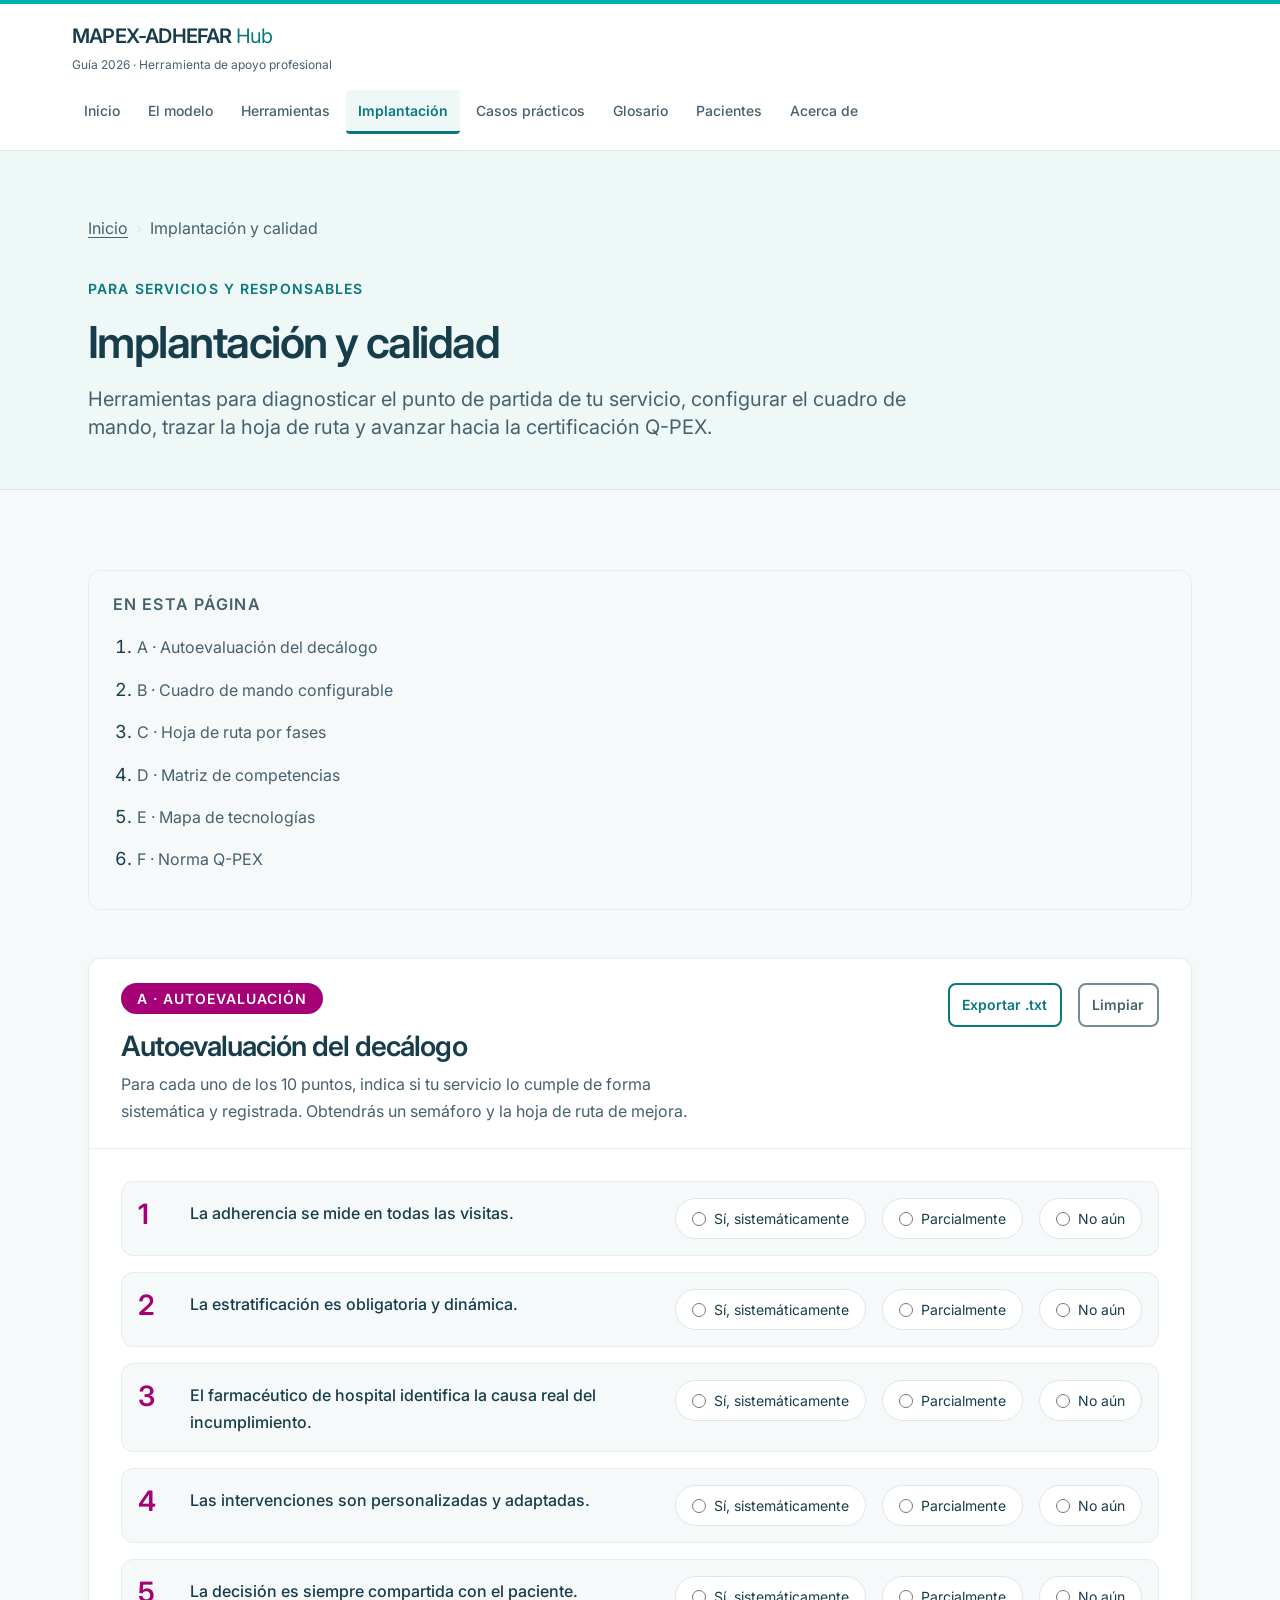
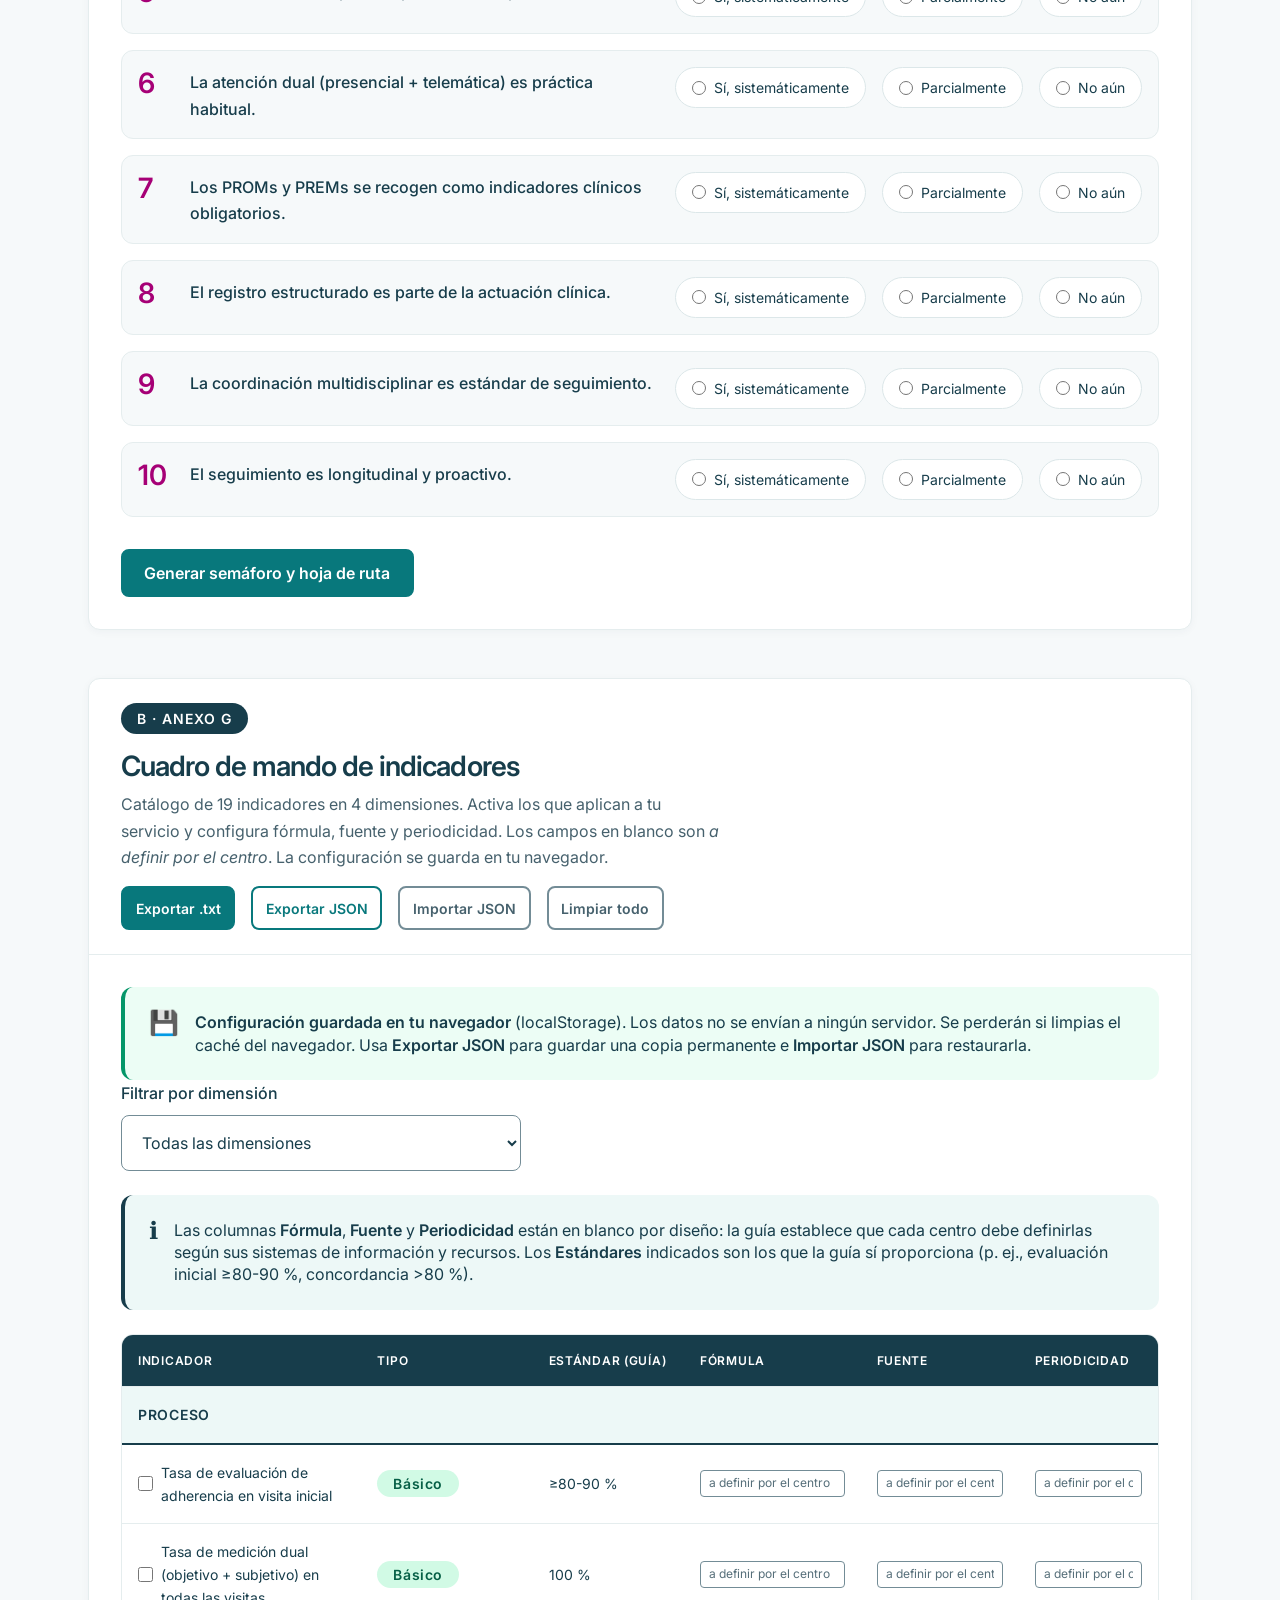
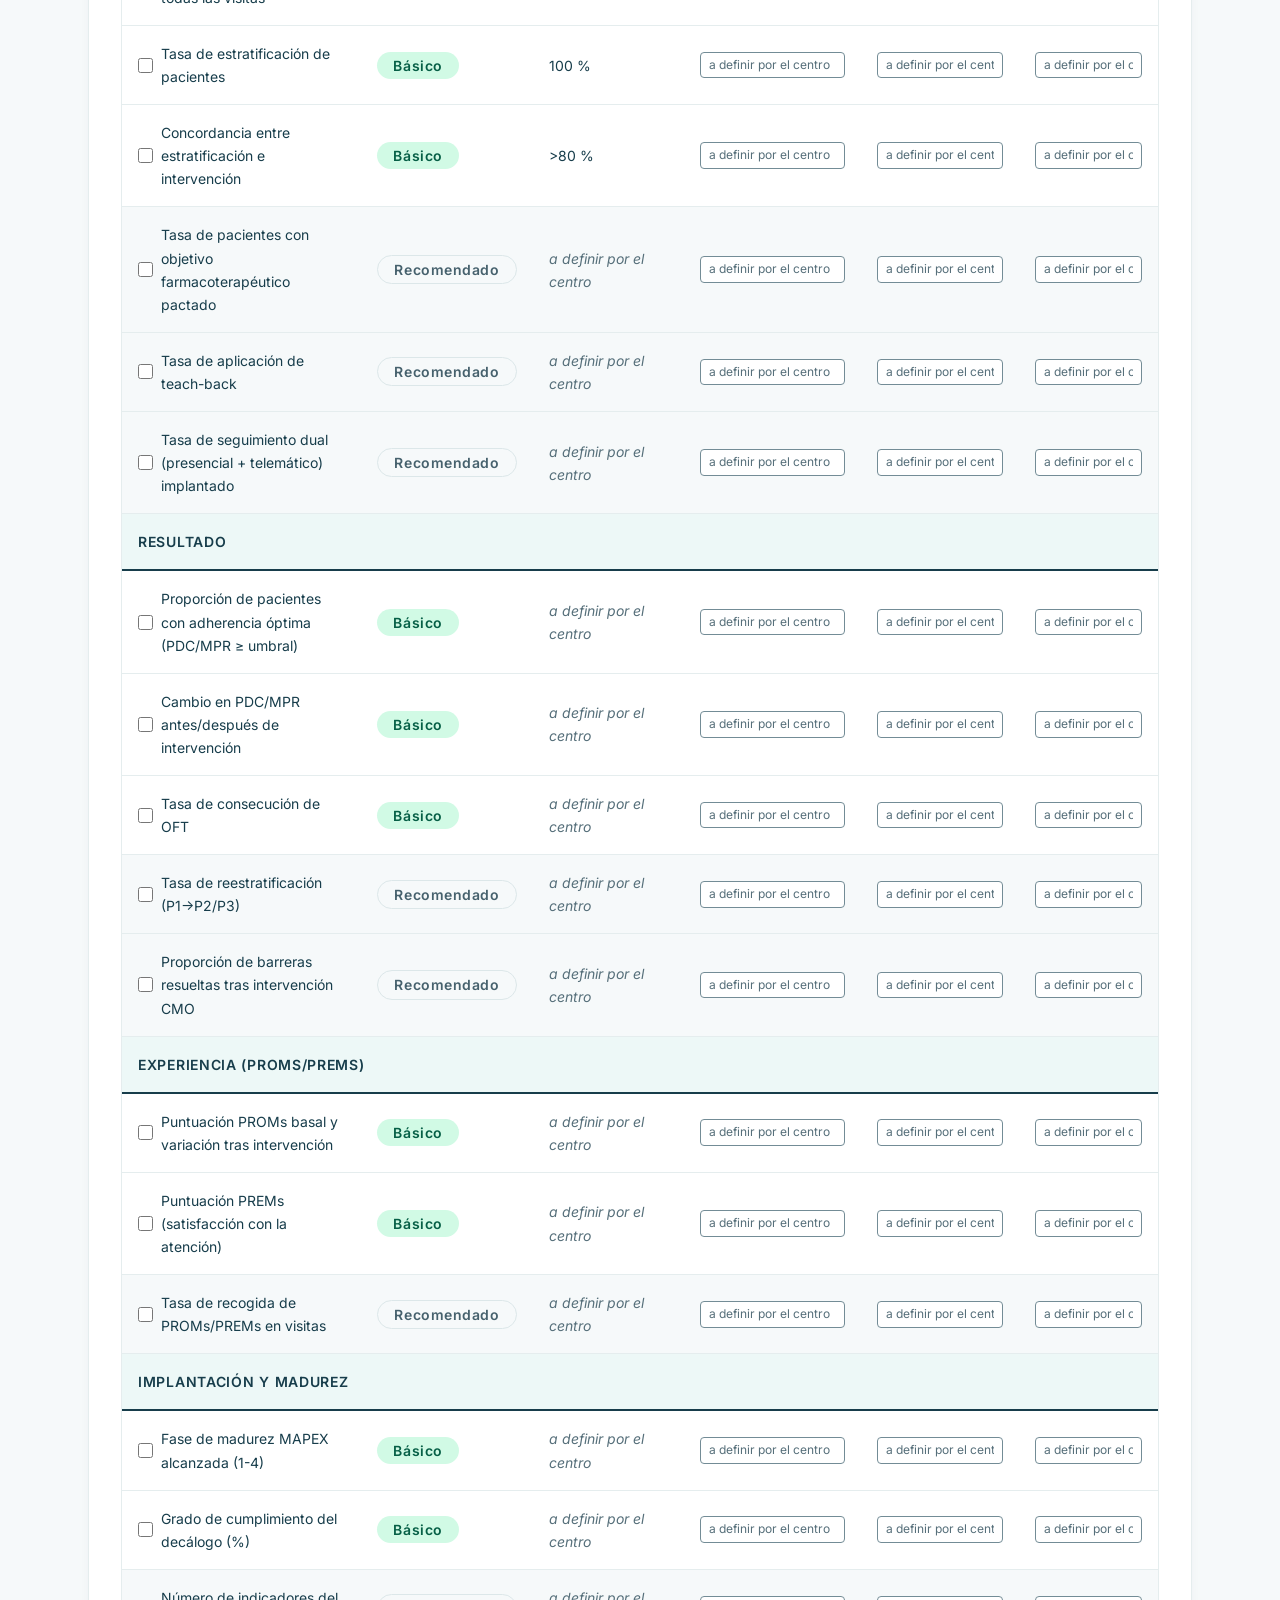
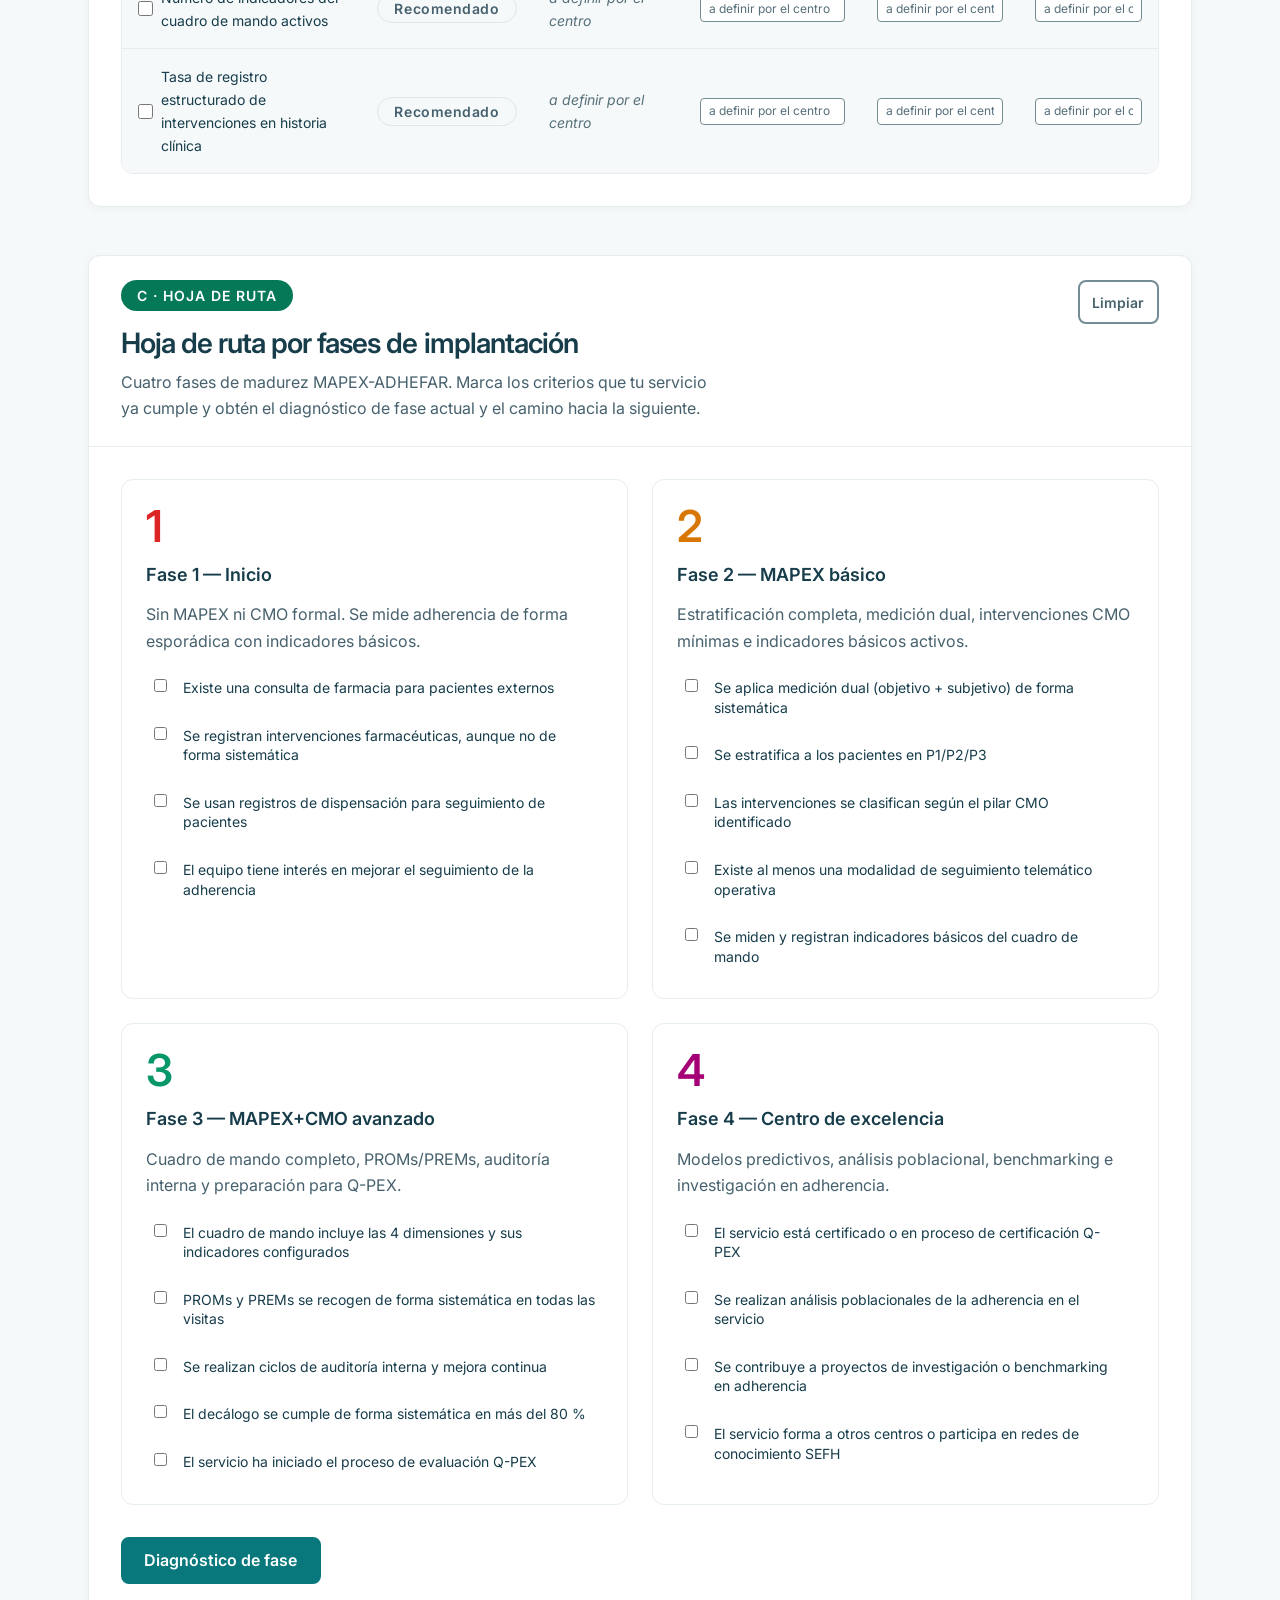
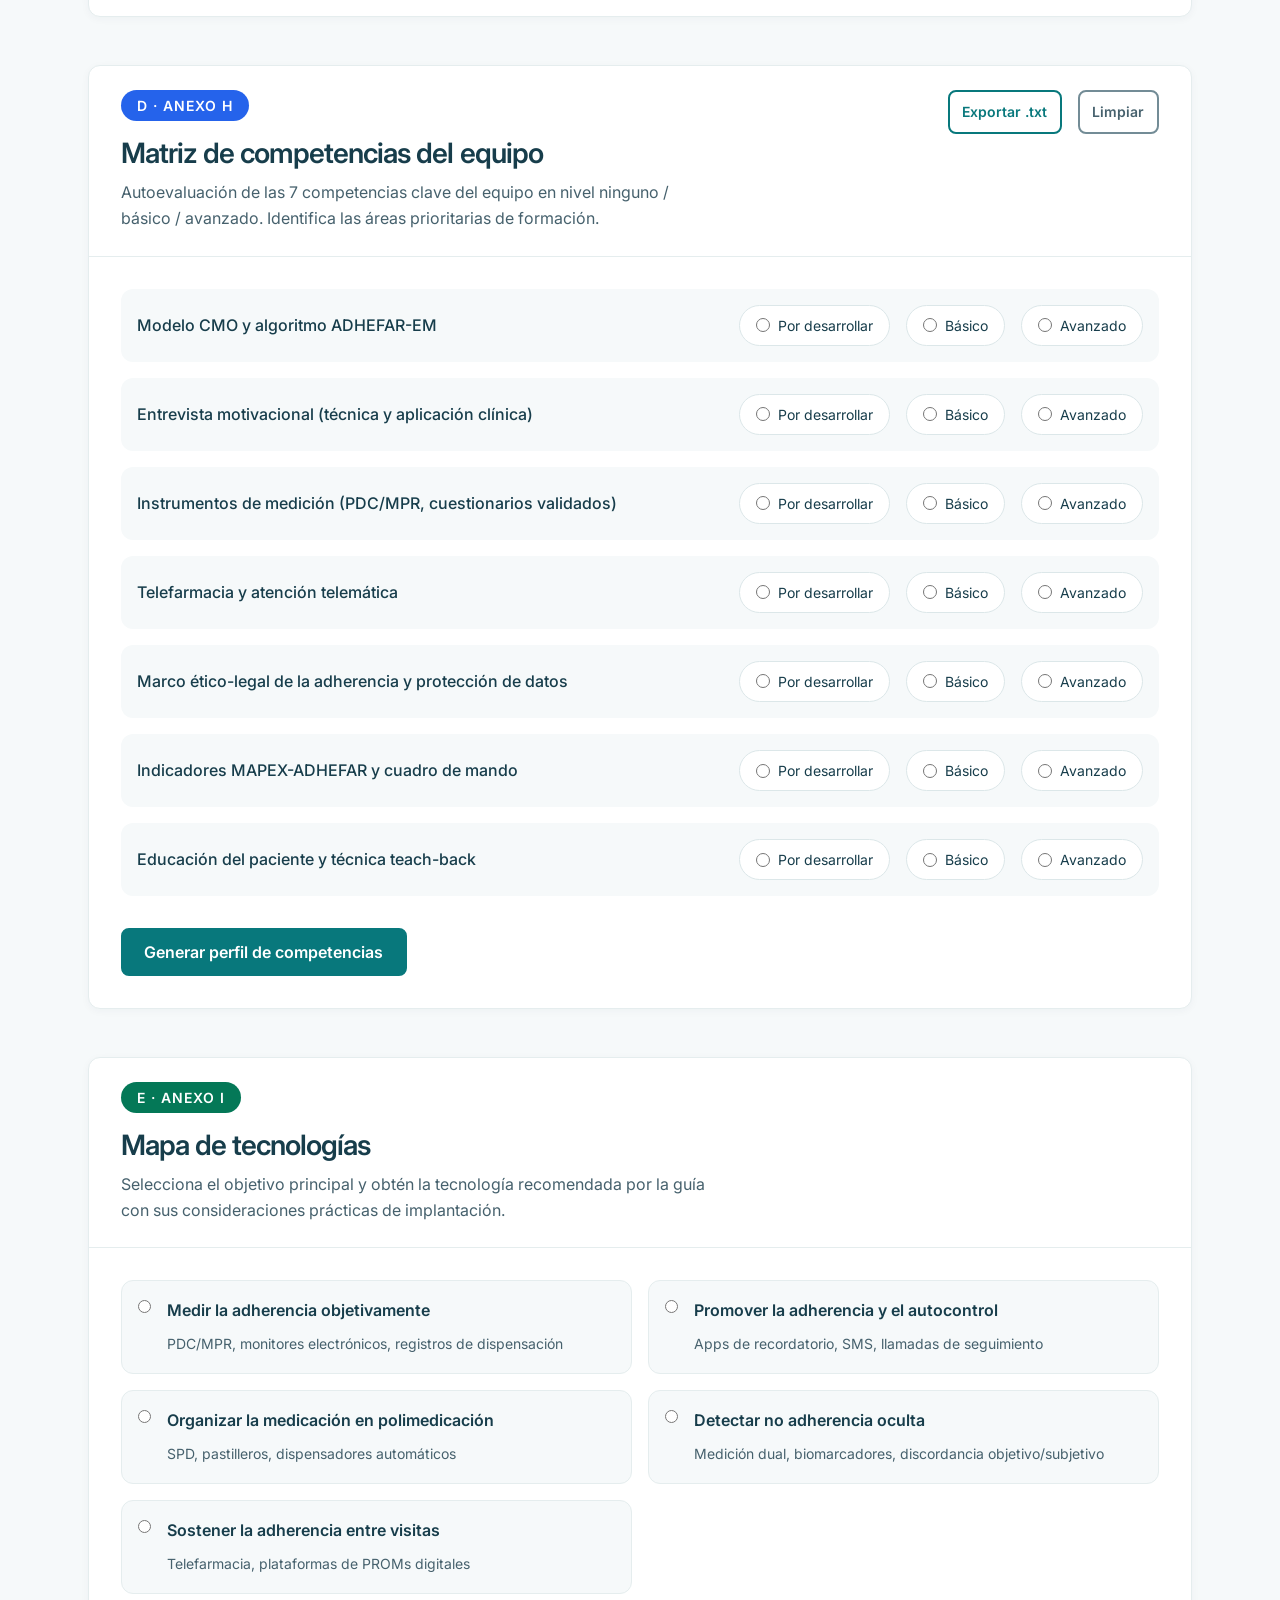
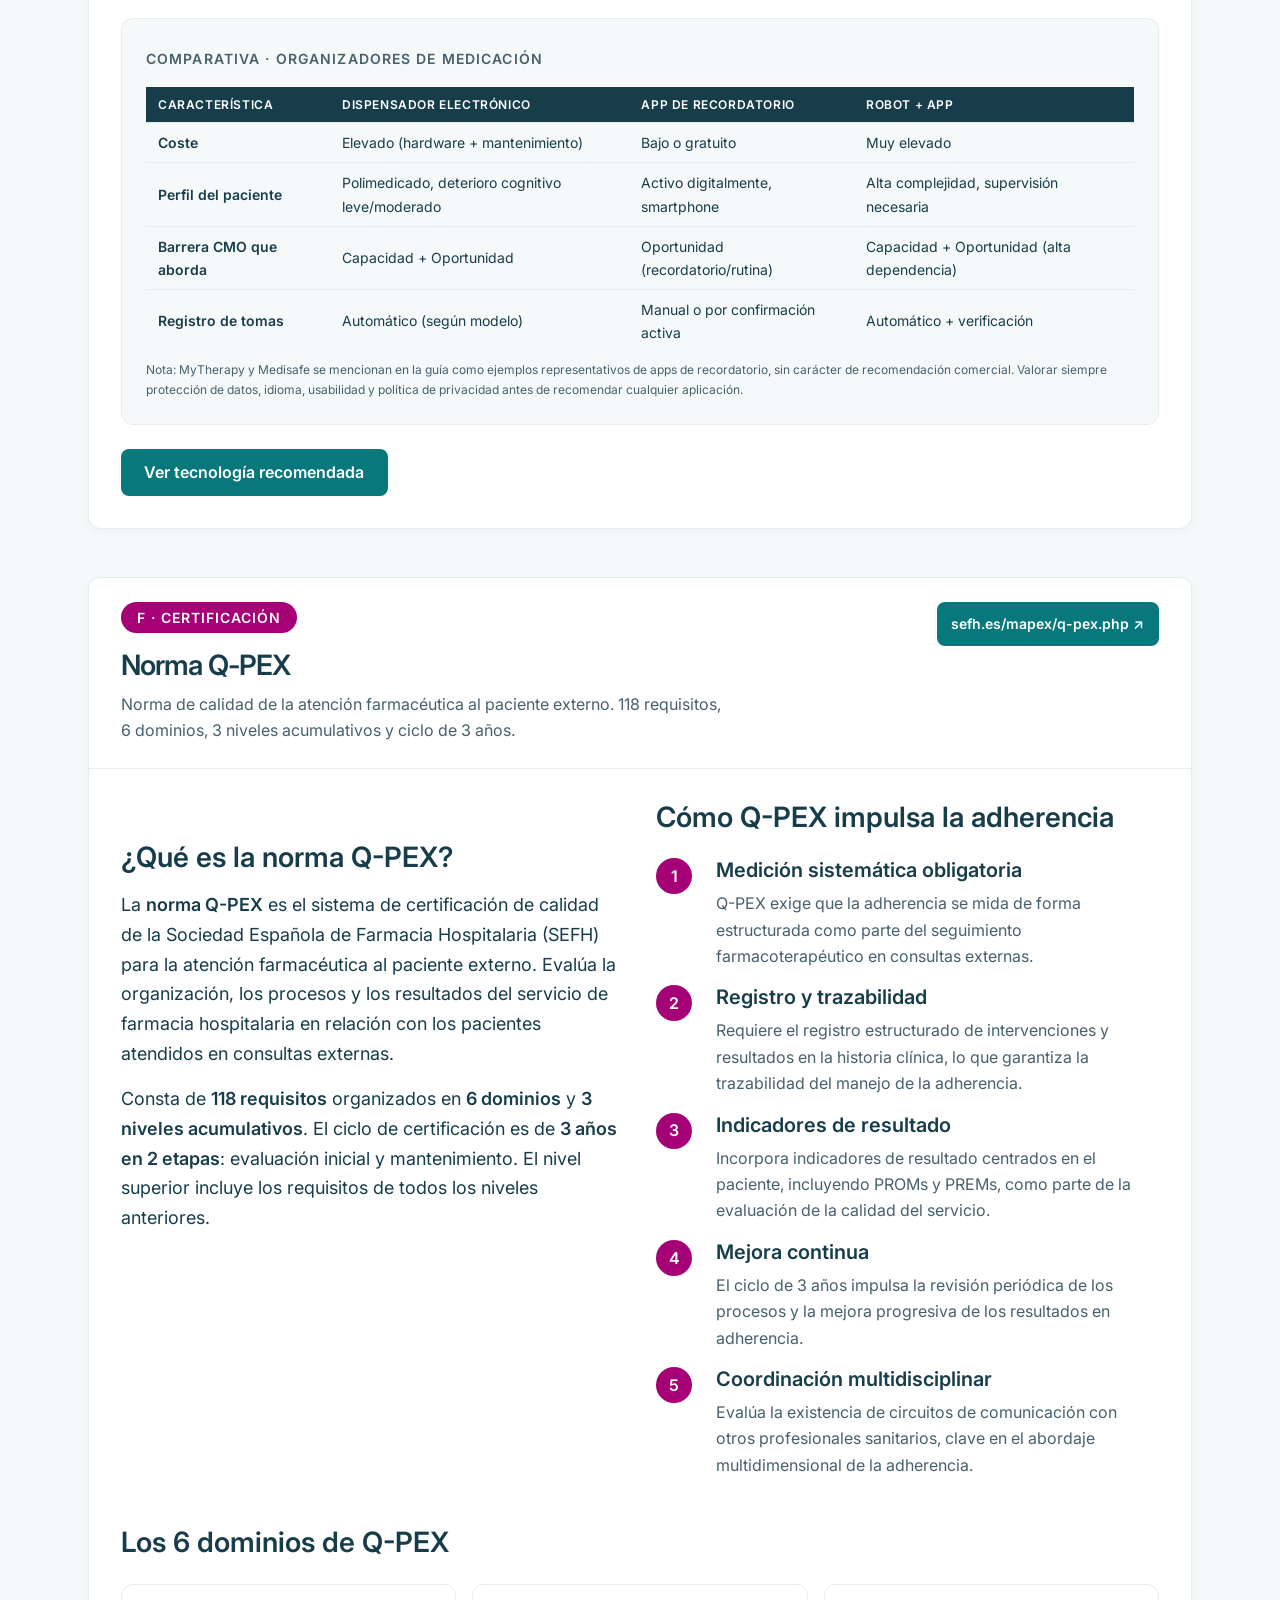
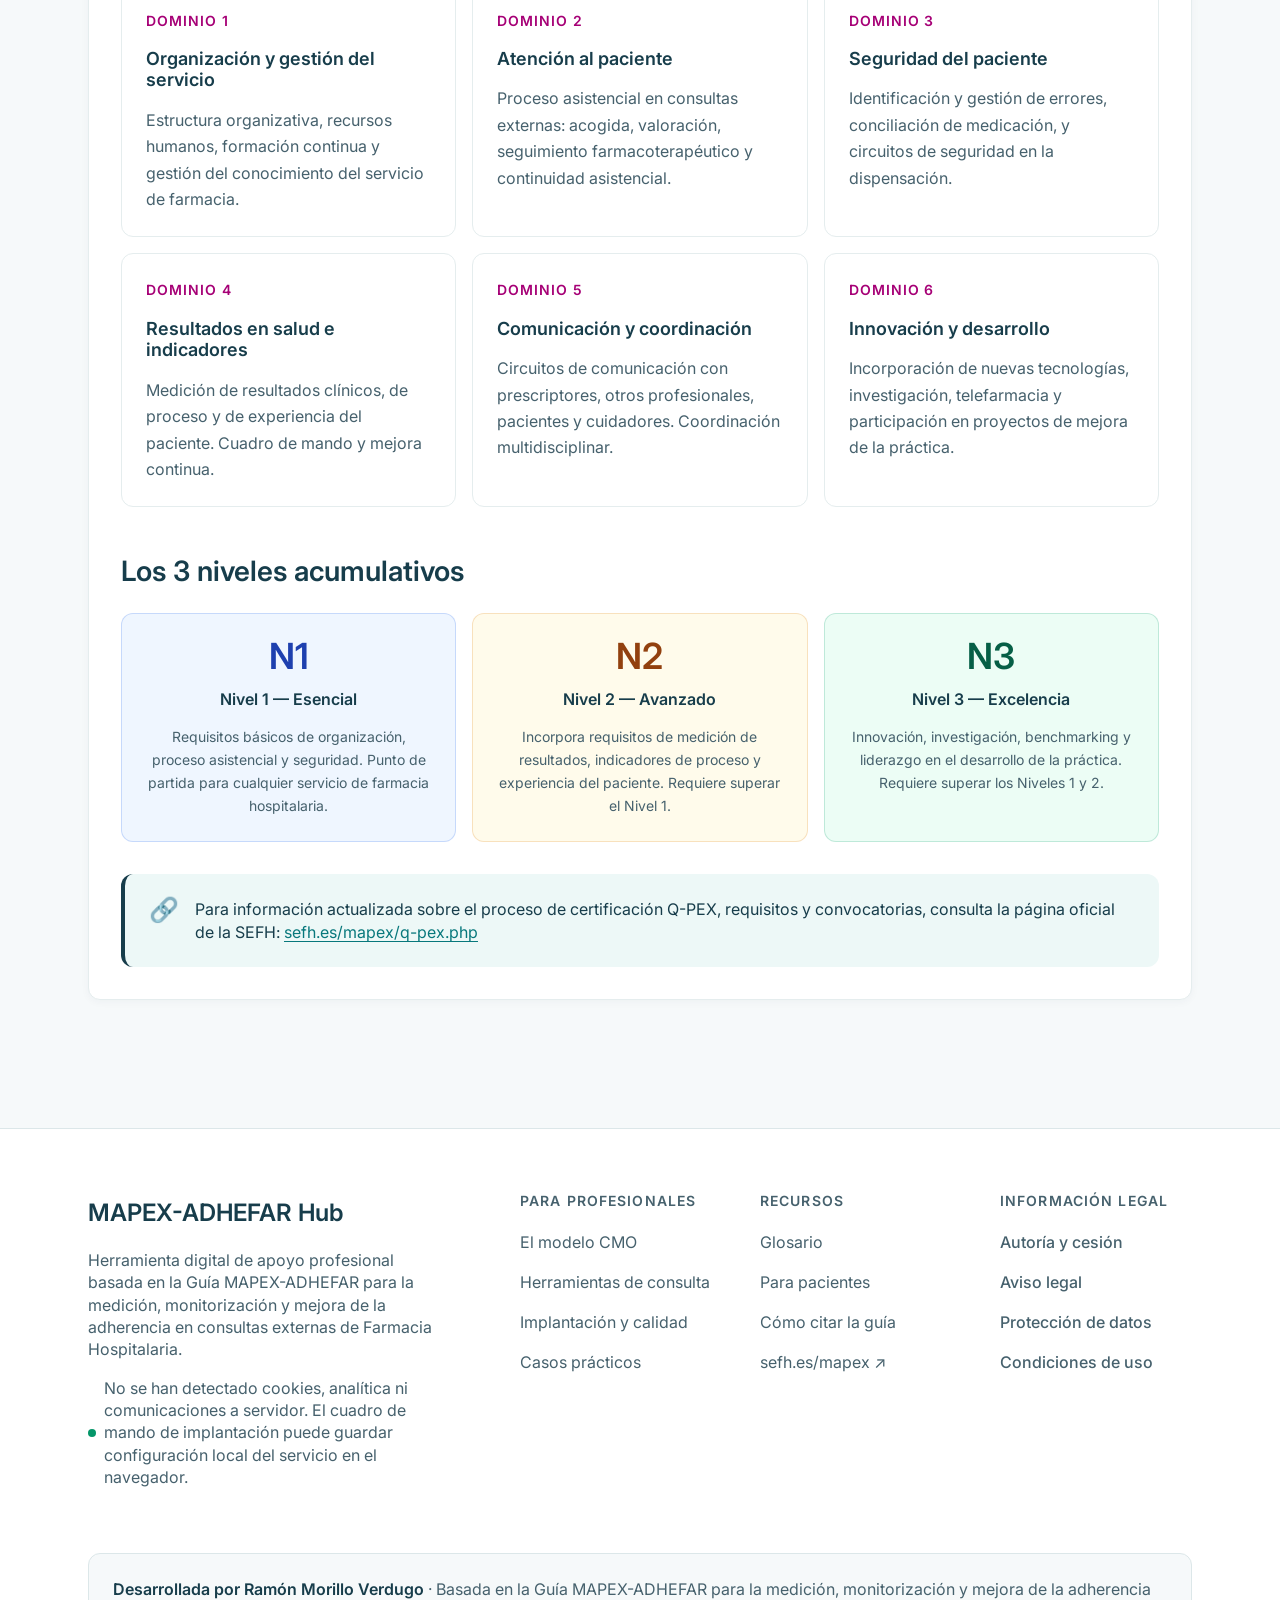
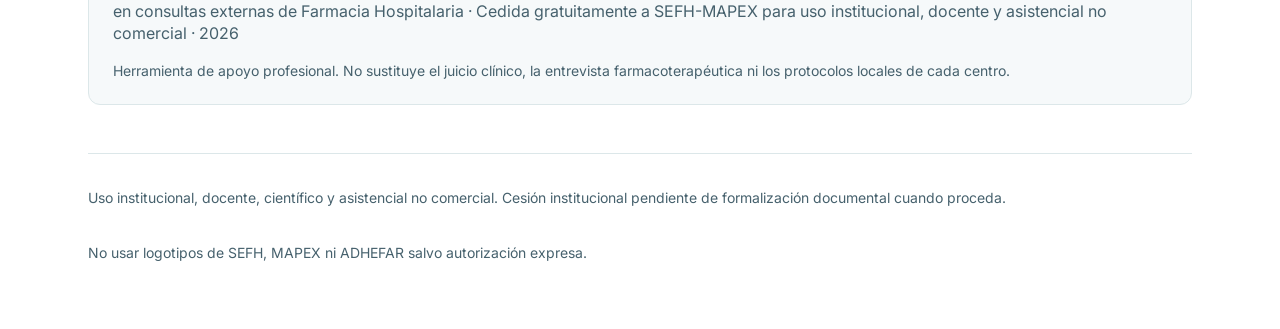
<file: implantacion.html>
<!DOCTYPE html>
<html lang="es">
<head>
  <meta charset="UTF-8">
  <meta name="viewport" content="width=device-width, initial-scale=1.0">
  <title>Implantación y calidad — MAPEX-ADHEFAR Hub</title>
  <meta name="description" content="Autoevaluación del decálogo, cuadro de mando configurable, hoja de ruta por fases, matriz de competencias, mapa de tecnologías y Q-PEX.">
  <meta property="og:title" content="Implantación y calidad — MAPEX-ADHEFAR Hub">
  <meta property="og:type" content="website">
  <meta property="og:locale" content="es_ES">
  <link rel="preconnect" href="https://fonts.googleapis.com">
  <link rel="preconnect" href="https://fonts.gstatic.com" crossorigin>
  <link href="https://fonts.googleapis.com/css2?family=Inter:wght@400;500;600&display=swap" rel="stylesheet">
  <link rel="stylesheet" href="css/tokens.css">
  <link rel="stylesheet" href="css/base.css">
  <link rel="stylesheet" href="css/layout.css">
  <link rel="stylesheet" href="css/components.css">
  <link rel="stylesheet" href="css/print.css">
  <style>
    .impl-seccion { background:var(--c-superficie); border-radius:var(--radius-card); border:1.5px solid var(--c-borde-claro); box-shadow:var(--shadow-sm); overflow:hidden; margin-bottom:var(--sp-8); scroll-margin-top:90px; }
    .impl-head { padding:var(--sp-5) var(--sp-6); border-bottom:1px solid var(--c-borde-claro); display:flex; flex-wrap:wrap; gap:var(--sp-4); align-items:flex-start; justify-content:space-between; }
    .impl-head h2 { font-size:var(--fs-xl); margin:0 0 var(--sp-2); }
    .impl-head p { font-size:var(--fs-sm); color:var(--c-texto-secundario); margin:0; max-width:60ch; }
    .impl-body { padding:var(--sp-6); }

    /* Autoevaluación decálogo */
    .dec-radio-group { display:grid; gap:var(--sp-4); }
    .dec-row { display:flex; gap:var(--sp-4); align-items:flex-start; padding:var(--sp-4); background:var(--c-fondo); border-radius:var(--radius-card); border:1.5px solid var(--c-borde-claro); flex-wrap:wrap; }
    .dec-row-num { font-family:var(--ff-display); font-size:var(--fs-xl); font-weight:var(--fw-semi); color:var(--c-acento); min-width:2ch; flex-shrink:0; line-height:1.2; }
    .dec-row-texto { flex:1; min-width:200px; font-size:var(--fs-sm); font-weight:var(--fw-medium); padding-top:2px; }
    .dec-opciones { display:flex; gap:var(--sp-3); flex-wrap:wrap; }
    .dec-opciones label { display:flex; align-items:center; gap:var(--sp-2); font-size:var(--fs-xs); cursor:pointer; padding:var(--sp-2) var(--sp-3); border-radius:var(--radius-pill); border:1.5px solid var(--c-borde); background:var(--c-superficie); transition:all var(--t-fast); white-space:nowrap; }
    .dec-opciones label:hover { border-color:var(--c-acento); background:var(--c-acento-claro); }
    .dec-opciones input[type="radio"] { accent-color:var(--c-acento); width:14px; height:14px; }
    .dec-opciones label:has(input:checked) { border-color:var(--c-acento); background:var(--c-acento-claro); font-weight:var(--fw-semi); }

    /* Cuadro de mando */
    .cm-tabla-wrap { overflow-x:auto; border-radius:var(--radius-card); border:1.5px solid var(--c-borde-claro); }
    .cm-tabla { width:100%; border-collapse:collapse; font-size:0.778rem; min-width:900px; }
    .cm-tabla th { background:var(--c-institucional); color:#fff; padding:var(--sp-3) var(--sp-4); text-align:left; font-size:0.667rem; text-transform:uppercase; letter-spacing:.06em; white-space:nowrap; }
    .cm-tabla td { padding:var(--sp-3) var(--sp-3); border-bottom:1px solid var(--c-borde-claro); vertical-align:middle; }
    .cm-tabla .dim-header { background:var(--c-institucional-claro); color:var(--c-institucional); font-weight:600; font-size:0.778rem; padding:var(--sp-3) var(--sp-4); border-bottom:2px solid var(--c-institucional); text-transform:uppercase; letter-spacing:.05em; }
    .cm-tabla .ind-basico { background:var(--c-superficie); }
    .cm-tabla .ind-recomendado { background:var(--c-fondo); }
    .cm-tabla .input { padding:4px 8px; font-size:0.667rem; border-radius:var(--radius-sm); min-width:120px; }
    .cm-aviso-local { display:none; background:var(--c-oportunidad-claro); border:1.5px solid var(--c-oportunidad); border-radius:var(--radius-card); padding:var(--sp-4) var(--sp-5); font-size:var(--fs-sm); gap:var(--sp-3); align-items:center; margin-top:var(--sp-4); }

    /* Fases */
    .fases-grid { display:grid; gap:var(--sp-5); }
    @media(min-width:768px) { .fases-grid { grid-template-columns:1fr 1fr; } }
    .fase-card { border-radius:var(--radius-card); padding:var(--sp-5); border:1.5px solid var(--c-borde-claro); }
    .fase-num { font-family:var(--ff-display); font-size:var(--fs-3xl); font-weight:var(--fw-semi); line-height:1; margin-bottom:var(--sp-3); }
    .fase-1 .fase-num { color:var(--c-no); } .fase-2 .fase-num { color:var(--c-parcial); }
    .fase-3 .fase-num { color:var(--c-ok); } .fase-4 .fase-num { color:var(--c-acento); }
    .fase-card h3 { font-size:var(--fs-base); margin-bottom:var(--sp-3); }
    .fase-checks { list-style:none; padding:0; margin:var(--sp-4) 0 0; display:flex; flex-direction:column; gap:4px; }
    .fase-checks label { display:flex; gap:var(--sp-3); align-items:flex-start; font-size:var(--fs-xs); cursor:pointer; padding:var(--sp-2); border-radius:var(--radius); transition:background var(--t-fast); line-height:var(--lh-snug); }
    .fase-checks label:hover { background:var(--c-fondo); }
    .fase-checks input { margin-top:1px; accent-color:var(--c-acento); flex-shrink:0; }

    /* Competencias */
    .comp-grid { display:grid; gap:var(--sp-4); }
    .comp-row { display:flex; gap:var(--sp-4); align-items:center; padding:var(--sp-4); background:var(--c-fondo); border-radius:var(--radius-card); flex-wrap:wrap; }
    .comp-nombre { flex:1; min-width:200px; font-size:var(--fs-sm); font-weight:var(--fw-medium); }
    .comp-opciones { display:flex; gap:var(--sp-3); flex-wrap:wrap; }
    .comp-opciones label { display:flex; align-items:center; gap:var(--sp-2); font-size:var(--fs-xs); cursor:pointer; padding:var(--sp-2) var(--sp-3); border-radius:var(--radius-pill); border:1.5px solid var(--c-borde); background:var(--c-superficie); transition:all var(--t-fast); white-space:nowrap; }
    .comp-opciones label:hover { border-color:var(--c-capacidad); background:var(--c-capacidad-claro); }
    .comp-opciones input[type="radio"] { accent-color:var(--c-capacidad); width:14px; height:14px; }
    .comp-opciones label:has(input:checked) { border-color:var(--c-capacidad); background:var(--c-capacidad-claro); font-weight:var(--fw-semi); }

    /* Mapa de tecnologías */
    .tec-opciones { display:grid; gap:var(--sp-3); margin-bottom:var(--sp-5); }
    @media(min-width:640px) { .tec-opciones { grid-template-columns:1fr 1fr; } }
    .tec-label { display:flex; align-items:flex-start; gap:var(--sp-3); padding:var(--sp-4); background:var(--c-fondo); border-radius:var(--radius-card); border:1.5px solid var(--c-borde-claro); cursor:pointer; transition:all var(--t-fast); }
    .tec-label:hover { border-color:var(--c-acento); background:var(--c-acento-claro); }
    .tec-label input { margin-top:3px; accent-color:var(--c-acento); flex-shrink:0; }
    .tec-label:has(input:checked) { border-color:var(--c-acento); background:var(--c-acento-claro); }
    .tec-label-texto strong { display:block; font-size:var(--fs-sm); margin-bottom:var(--sp-1); }
    .tec-label-texto span { font-size:var(--fs-xs); color:var(--c-texto-secundario); }

    /* Q-PEX */
    .qpex-dominios { display:grid; gap:var(--sp-4); }
    @media(min-width:640px) { .qpex-dominios { grid-template-columns:1fr 1fr; } }
    @media(min-width:960px) { .qpex-dominios { grid-template-columns:repeat(3,1fr); } }
    .qpex-dom { background:var(--c-superficie); border-radius:var(--radius-card); padding:var(--sp-5); border:1.5px solid var(--c-borde-claro); }
    .qpex-dom-num { font-size:var(--fs-xs); font-weight:600; text-transform:uppercase; letter-spacing:.07em; color:var(--c-acento); margin-bottom:var(--sp-3); }
    .qpex-dom h4 { font-size:var(--fs-base); margin-bottom:var(--sp-3); }
    .qpex-dom p { font-size:var(--fs-sm); color:var(--c-texto-secundario); margin:0; }
    .qpex-niveles { display:grid; gap:var(--sp-4); }
    @media(min-width:640px) { .qpex-niveles { grid-template-columns:repeat(3,1fr); } }
    .qpex-niv { border-radius:var(--radius-card); padding:var(--sp-5); text-align:center; }
    .qpex-niv.n1 { background:var(--c-capacidad-claro); border:1.5px solid rgba(37,99,235,.2); }
    .qpex-niv.n2 { background:var(--c-motivacion-claro); border:1.5px solid rgba(217,119,6,.2); }
    .qpex-niv.n3 { background:var(--c-oportunidad-claro); border:1.5px solid rgba(5,150,105,.2); }
    .qpex-niv-num { font-family:var(--ff-display); font-size:var(--fs-2xl); font-weight:600; line-height:1; margin-bottom:var(--sp-3); }
    .qpex-niv.n1 .qpex-niv-num { color:var(--c-capacidad-texto); }
    .qpex-niv.n2 .qpex-niv-num { color:var(--c-motivacion-texto); }
    .qpex-niv.n3 .qpex-niv-num { color:var(--c-oportunidad-texto); }
    .qpex-niv h4 { font-size:var(--fs-sm); margin-bottom:var(--sp-3); }
    .qpex-niv p { font-size:var(--fs-xs); color:var(--c-texto-secundario); margin:0; }
  </style>
</head>
<body>
  <div id="site-header-placeholder"></div>

  <main id="contenido-principal">

    <div class="page-hero">
      <div class="container">
        <nav class="breadcrumb" aria-label="Ruta de navegación">
          <a href="index.html">Inicio</a>
          <span class="breadcrumb-sep" aria-hidden="true">›</span>
          <span aria-current="page">Implantación y calidad</span>
        </nav>
        <span class="eyebrow">Para servicios y responsables</span>
        <h1>Implantación y calidad</h1>
        <p class="lead">Herramientas para diagnosticar el punto de partida de tu servicio, configurar el cuadro de mando, trazar la hoja de ruta y avanzar hacia la certificación Q-PEX.</p>
      </div>
    </div>

    <section class="section">
      <div class="container">

        <nav class="toc" aria-label="Contenido de esta página" style="margin-bottom:var(--sp-8)">
          <h3>En esta página</h3>
          <ol>
            <li><a href="#autoevaluacion">A · Autoevaluación del decálogo</a></li>
            <li><a href="#cuadro-mando">B · Cuadro de mando configurable</a></li>
            <li><a href="#fases">C · Hoja de ruta por fases</a></li>
            <li><a href="#competencias">D · Matriz de competencias</a></li>
            <li><a href="#tecnologias">E · Mapa de tecnologías</a></li>
            <li><a href="#qpex">F · Norma Q-PEX</a></li>
          </ol>
        </nav>

        <!-- ══ A. AUTOEVALUACIÓN DECÁLOGO ══ -->
        <article class="impl-seccion" id="autoevaluacion" aria-labelledby="h-dec">
          <div class="impl-head">
            <div>
              <div class="pillar-badge acento" style="margin-bottom:var(--sp-3)">A · Autoevaluación</div>
              <h2 id="h-dec">Autoevaluación del decálogo</h2>
              <p>Para cada uno de los 10 puntos, indica si tu servicio lo cumple de forma sistemática y registrada. Obtendrás un semáforo y la hoja de ruta de mejora.</p>
            </div>
            <div class="btn-group no-print">
              <button class="btn btn-secondary btn-sm" id="decalogo-exportar">Exportar .txt</button>
              <button class="btn btn-ghost btn-sm" id="decalogo-limpiar">Limpiar</button>
            </div>
          </div>
          <div class="impl-body">
            <form id="form-decalogo" novalidate>
              <div class="dec-radio-group">
                <div class="dec-row">
                  <div class="dec-row-num" aria-hidden="true">1</div>
                  <div class="dec-row-texto">La adherencia se mide en todas las visitas.</div>
                  <div class="dec-opciones" role="group" aria-label="Valoración punto 1">
                    <label><input type="radio" name="dec-1" value="si"> Sí, sistemáticamente</label>
                    <label><input type="radio" name="dec-1" value="parcial"> Parcialmente</label>
                    <label><input type="radio" name="dec-1" value="no"> No aún</label>
                  </div>
                </div>
                <div class="dec-row">
                  <div class="dec-row-num" aria-hidden="true">2</div>
                  <div class="dec-row-texto">La estratificación es obligatoria y dinámica.</div>
                  <div class="dec-opciones" role="group" aria-label="Valoración punto 2">
                    <label><input type="radio" name="dec-2" value="si"> Sí, sistemáticamente</label>
                    <label><input type="radio" name="dec-2" value="parcial"> Parcialmente</label>
                    <label><input type="radio" name="dec-2" value="no"> No aún</label>
                  </div>
                </div>
                <div class="dec-row">
                  <div class="dec-row-num" aria-hidden="true">3</div>
                  <div class="dec-row-texto">El farmacéutico de hospital identifica la causa real del incumplimiento.</div>
                  <div class="dec-opciones" role="group" aria-label="Valoración punto 3">
                    <label><input type="radio" name="dec-3" value="si"> Sí, sistemáticamente</label>
                    <label><input type="radio" name="dec-3" value="parcial"> Parcialmente</label>
                    <label><input type="radio" name="dec-3" value="no"> No aún</label>
                  </div>
                </div>
                <div class="dec-row">
                  <div class="dec-row-num" aria-hidden="true">4</div>
                  <div class="dec-row-texto">Las intervenciones son personalizadas y adaptadas.</div>
                  <div class="dec-opciones" role="group" aria-label="Valoración punto 4">
                    <label><input type="radio" name="dec-4" value="si"> Sí, sistemáticamente</label>
                    <label><input type="radio" name="dec-4" value="parcial"> Parcialmente</label>
                    <label><input type="radio" name="dec-4" value="no"> No aún</label>
                  </div>
                </div>
                <div class="dec-row">
                  <div class="dec-row-num" aria-hidden="true">5</div>
                  <div class="dec-row-texto">La decisión es siempre compartida con el paciente.</div>
                  <div class="dec-opciones" role="group" aria-label="Valoración punto 5">
                    <label><input type="radio" name="dec-5" value="si"> Sí, sistemáticamente</label>
                    <label><input type="radio" name="dec-5" value="parcial"> Parcialmente</label>
                    <label><input type="radio" name="dec-5" value="no"> No aún</label>
                  </div>
                </div>
                <div class="dec-row">
                  <div class="dec-row-num" aria-hidden="true">6</div>
                  <div class="dec-row-texto">La atención dual (presencial + telemática) es práctica habitual.</div>
                  <div class="dec-opciones" role="group" aria-label="Valoración punto 6">
                    <label><input type="radio" name="dec-6" value="si"> Sí, sistemáticamente</label>
                    <label><input type="radio" name="dec-6" value="parcial"> Parcialmente</label>
                    <label><input type="radio" name="dec-6" value="no"> No aún</label>
                  </div>
                </div>
                <div class="dec-row">
                  <div class="dec-row-num" aria-hidden="true">7</div>
                  <div class="dec-row-texto">Los PROMs y PREMs se recogen como indicadores clínicos obligatorios.</div>
                  <div class="dec-opciones" role="group" aria-label="Valoración punto 7">
                    <label><input type="radio" name="dec-7" value="si"> Sí, sistemáticamente</label>
                    <label><input type="radio" name="dec-7" value="parcial"> Parcialmente</label>
                    <label><input type="radio" name="dec-7" value="no"> No aún</label>
                  </div>
                </div>
                <div class="dec-row">
                  <div class="dec-row-num" aria-hidden="true">8</div>
                  <div class="dec-row-texto">El registro estructurado es parte de la actuación clínica.</div>
                  <div class="dec-opciones" role="group" aria-label="Valoración punto 8">
                    <label><input type="radio" name="dec-8" value="si"> Sí, sistemáticamente</label>
                    <label><input type="radio" name="dec-8" value="parcial"> Parcialmente</label>
                    <label><input type="radio" name="dec-8" value="no"> No aún</label>
                  </div>
                </div>
                <div class="dec-row">
                  <div class="dec-row-num" aria-hidden="true">9</div>
                  <div class="dec-row-texto">La coordinación multidisciplinar es estándar de seguimiento.</div>
                  <div class="dec-opciones" role="group" aria-label="Valoración punto 9">
                    <label><input type="radio" name="dec-9" value="si"> Sí, sistemáticamente</label>
                    <label><input type="radio" name="dec-9" value="parcial"> Parcialmente</label>
                    <label><input type="radio" name="dec-9" value="no"> No aún</label>
                  </div>
                </div>
                <div class="dec-row">
                  <div class="dec-row-num" aria-hidden="true">10</div>
                  <div class="dec-row-texto">El seguimiento es longitudinal y proactivo.</div>
                  <div class="dec-opciones" role="group" aria-label="Valoración punto 10">
                    <label><input type="radio" name="dec-10" value="si"> Sí, sistemáticamente</label>
                    <label><input type="radio" name="dec-10" value="parcial"> Parcialmente</label>
                    <label><input type="radio" name="dec-10" value="no"> No aún</label>
                  </div>
                </div>
              </div>
              <div class="btn-group" style="margin-top:var(--sp-6)">
                <button type="submit" class="btn btn-primary">Generar semáforo y hoja de ruta</button>
              </div>
              <div id="decalogo-resultado" class="result-box" style="margin-top:var(--sp-5)" aria-live="polite"></div>
            </form>
          </div>
        </article>

        <!-- ══ B. CUADRO DE MANDO ══ -->
        <article class="impl-seccion" id="cuadro-mando" aria-labelledby="h-cm">
          <div class="impl-head">
            <div>
              <div class="pillar-badge institucional" style="margin-bottom:var(--sp-3)">B · Anexo G</div>
              <h2 id="h-cm">Cuadro de mando de indicadores</h2>
              <p>Catálogo de 19 indicadores en 4 dimensiones. Activa los que aplican a tu servicio y configura fórmula, fuente y periodicidad. Los campos en blanco son <em>a definir por el centro</em>. La configuración se guarda en tu navegador.</p>
            </div>
            <div class="btn-group no-print" style="flex-wrap:wrap">
              <button class="btn btn-primary btn-sm" id="cm-exportar">Exportar .txt</button>
              <button class="btn btn-secondary btn-sm" id="cm-exportar-json">Exportar JSON</button>
              <label class="btn btn-ghost btn-sm" style="cursor:pointer">
                Importar JSON
                <input type="file" id="cm-importar" accept=".json" style="display:none" aria-label="Importar configuración JSON">
              </label>
              <button class="btn btn-ghost btn-sm" id="cm-limpiar">Limpiar todo</button>
            </div>
          </div>
          <div class="impl-body">
            <div class="notice notice-privacidad" id="cm-aviso-local">
              <div class="notice-icon" aria-hidden="true">💾</div>
              <div style="font-size:var(--fs-sm)"><strong>Configuración guardada en tu navegador</strong> (localStorage). Los datos no se envían a ningún servidor. Se perderán si limpias el caché del navegador. Usa <strong>Exportar JSON</strong> para guardar una copia permanente e <strong>Importar JSON</strong> para restaurarla.</div>
            </div>

            <div class="form-group" style="margin-bottom:var(--sp-5)">
              <label for="cm-filtro-dim">Filtrar por dimensión</label>
              <select id="cm-filtro-dim" class="select" style="max-width:400px">
                <option value="todos">Todas las dimensiones</option>
                <option value="Proceso">Proceso</option>
                <option value="Resultado">Resultado</option>
                <option value="Experiencia (PROMs/PREMs)">Experiencia (PROMs/PREMs)</option>
                <option value="Implantación y madurez">Implantación y madurez</option>
              </select>
            </div>

            <div class="notice notice-info" style="margin-bottom:var(--sp-5);font-size:var(--fs-sm)">
              <div class="notice-icon" aria-hidden="true">ℹ</div>
              <div>Las columnas <strong>Fórmula</strong>, <strong>Fuente</strong> y <strong>Periodicidad</strong> están en blanco por diseño: la guía establece que cada centro debe definirlas según sus sistemas de información y recursos. Los <strong>Estándares</strong> indicados son los que la guía sí proporciona (p. ej., evaluación inicial ≥80-90 %, concordancia &gt;80 %).</div>
            </div>

            <div class="cm-tabla-wrap">
              <table class="cm-tabla" aria-label="Cuadro de mando de indicadores MAPEX-ADHEFAR">
                <thead>
                  <tr>
                    <th style="min-width:220px">Indicador</th>
                    <th>Tipo</th>
                    <th style="min-width:120px">Estándar (guía)</th>
                    <th style="min-width:160px">Fórmula</th>
                    <th style="min-width:140px">Fuente</th>
                    <th style="min-width:120px">Periodicidad</th>
                  </tr>
                </thead>
                <tbody id="cm-tabla-body" aria-live="polite"></tbody>
              </table>
            </div>
          </div>
        </article>

        <!-- ══ C. HOJA DE RUTA POR FASES ══ -->
        <article class="impl-seccion" id="fases" aria-labelledby="h-fases">
          <div class="impl-head">
            <div>
              <div class="pillar-badge oportunidad" style="margin-bottom:var(--sp-3)">C · Hoja de ruta</div>
              <h2 id="h-fases">Hoja de ruta por fases de implantación</h2>
              <p>Cuatro fases de madurez MAPEX-ADHEFAR. Marca los criterios que tu servicio ya cumple y obtén el diagnóstico de fase actual y el camino hacia la siguiente.</p>
            </div>
            <div class="btn-group no-print">
              <button class="btn btn-ghost btn-sm" id="fases-limpiar">Limpiar</button>
            </div>
          </div>
          <div class="impl-body">
            <form id="form-fases" novalidate>
              <div class="fases-grid">
                <div class="fase-card fase-1">
                  <div class="fase-num">1</div>
                  <h3>Fase 1 — Inicio</h3>
                  <p style="font-size:var(--fs-sm);color:var(--c-texto-secundario)">Sin MAPEX ni CMO formal. Se mide adherencia de forma esporádica con indicadores básicos.</p>
                  <ul class="fase-checks">
                    <li><label><input type="checkbox" data-fase="1"> Existe una consulta de farmacia para pacientes externos</label></li>
                    <li><label><input type="checkbox" data-fase="1"> Se registran intervenciones farmacéuticas, aunque no de forma sistemática</label></li>
                    <li><label><input type="checkbox" data-fase="1"> Se usan registros de dispensación para seguimiento de pacientes</label></li>
                    <li><label><input type="checkbox" data-fase="1"> El equipo tiene interés en mejorar el seguimiento de la adherencia</label></li>
                  </ul>
                </div>
                <div class="fase-card fase-2">
                  <div class="fase-num">2</div>
                  <h3>Fase 2 — MAPEX básico</h3>
                  <p style="font-size:var(--fs-sm);color:var(--c-texto-secundario)">Estratificación completa, medición dual, intervenciones CMO mínimas e indicadores básicos activos.</p>
                  <ul class="fase-checks">
                    <li><label><input type="checkbox" data-fase="2"> Se aplica medición dual (objetivo + subjetivo) de forma sistemática</label></li>
                    <li><label><input type="checkbox" data-fase="2"> Se estratifica a los pacientes en P1/P2/P3</label></li>
                    <li><label><input type="checkbox" data-fase="2"> Las intervenciones se clasifican según el pilar CMO identificado</label></li>
                    <li><label><input type="checkbox" data-fase="2"> Existe al menos una modalidad de seguimiento telemático operativa</label></li>
                    <li><label><input type="checkbox" data-fase="2"> Se miden y registran indicadores básicos del cuadro de mando</label></li>
                  </ul>
                </div>
                <div class="fase-card fase-3">
                  <div class="fase-num">3</div>
                  <h3>Fase 3 — MAPEX+CMO avanzado</h3>
                  <p style="font-size:var(--fs-sm);color:var(--c-texto-secundario)">Cuadro de mando completo, PROMs/PREMs, auditoría interna y preparación para Q-PEX.</p>
                  <ul class="fase-checks">
                    <li><label><input type="checkbox" data-fase="3"> El cuadro de mando incluye las 4 dimensiones y sus indicadores configurados</label></li>
                    <li><label><input type="checkbox" data-fase="3"> PROMs y PREMs se recogen de forma sistemática en todas las visitas</label></li>
                    <li><label><input type="checkbox" data-fase="3"> Se realizan ciclos de auditoría interna y mejora continua</label></li>
                    <li><label><input type="checkbox" data-fase="3"> El decálogo se cumple de forma sistemática en más del 80 %</label></li>
                    <li><label><input type="checkbox" data-fase="3"> El servicio ha iniciado el proceso de evaluación Q-PEX</label></li>
                  </ul>
                </div>
                <div class="fase-card fase-4">
                  <div class="fase-num">4</div>
                  <h3>Fase 4 — Centro de excelencia</h3>
                  <p style="font-size:var(--fs-sm);color:var(--c-texto-secundario)">Modelos predictivos, análisis poblacional, benchmarking e investigación en adherencia.</p>
                  <ul class="fase-checks">
                    <li><label><input type="checkbox" data-fase="4"> El servicio está certificado o en proceso de certificación Q-PEX</label></li>
                    <li><label><input type="checkbox" data-fase="4"> Se realizan análisis poblacionales de la adherencia en el servicio</label></li>
                    <li><label><input type="checkbox" data-fase="4"> Se contribuye a proyectos de investigación o benchmarking en adherencia</label></li>
                    <li><label><input type="checkbox" data-fase="4"> El servicio forma a otros centros o participa en redes de conocimiento SEFH</label></li>
                  </ul>
                </div>
              </div>
              <div class="btn-group" style="margin-top:var(--sp-6)">
                <button type="submit" class="btn btn-primary">Diagnóstico de fase</button>
              </div>
              <div id="fases-resultado" class="result-box" style="margin-top:var(--sp-5)" aria-live="polite"></div>
            </form>
          </div>
        </article>

        <!-- ══ D. MATRIZ DE COMPETENCIAS ══ -->
        <article class="impl-seccion" id="competencias" aria-labelledby="h-comp">
          <div class="impl-head">
            <div>
              <div class="pillar-badge capacidad" style="margin-bottom:var(--sp-3)">D · Anexo H</div>
              <h2 id="h-comp">Matriz de competencias del equipo</h2>
              <p>Autoevaluación de las 7 competencias clave del equipo en nivel ninguno / básico / avanzado. Identifica las áreas prioritarias de formación.</p>
            </div>
            <div class="btn-group no-print">
              <button class="btn btn-secondary btn-sm" id="competencias-exportar">Exportar .txt</button>
              <button class="btn btn-ghost btn-sm" id="competencias-limpiar">Limpiar</button>
            </div>
          </div>
          <div class="impl-body">
            <form id="form-competencias" novalidate>
              <div class="comp-grid">
                <div class="comp-row">
                  <div class="comp-nombre">Modelo CMO y algoritmo ADHEFAR-EM</div>
                  <div class="comp-opciones" role="group" aria-label="Nivel en Modelo CMO y algoritmo ADHEFAR-EM">
                    <label><input type="radio" name="comp-0" value="ninguno"> Por desarrollar</label>
                    <label><input type="radio" name="comp-0" value="basico"> Básico</label>
                    <label><input type="radio" name="comp-0" value="avanzado"> Avanzado</label>
                  </div>
                </div>
                <div class="comp-row">
                  <div class="comp-nombre">Entrevista motivacional (técnica y aplicación clínica)</div>
                  <div class="comp-opciones" role="group" aria-label="Nivel en Entrevista motivacional">
                    <label><input type="radio" name="comp-1" value="ninguno"> Por desarrollar</label>
                    <label><input type="radio" name="comp-1" value="basico"> Básico</label>
                    <label><input type="radio" name="comp-1" value="avanzado"> Avanzado</label>
                  </div>
                </div>
                <div class="comp-row">
                  <div class="comp-nombre">Instrumentos de medición (PDC/MPR, cuestionarios validados)</div>
                  <div class="comp-opciones" role="group" aria-label="Nivel en instrumentos de medición">
                    <label><input type="radio" name="comp-2" value="ninguno"> Por desarrollar</label>
                    <label><input type="radio" name="comp-2" value="basico"> Básico</label>
                    <label><input type="radio" name="comp-2" value="avanzado"> Avanzado</label>
                  </div>
                </div>
                <div class="comp-row">
                  <div class="comp-nombre">Telefarmacia y atención telemática</div>
                  <div class="comp-opciones" role="group" aria-label="Nivel en telefarmacia">
                    <label><input type="radio" name="comp-3" value="ninguno"> Por desarrollar</label>
                    <label><input type="radio" name="comp-3" value="basico"> Básico</label>
                    <label><input type="radio" name="comp-3" value="avanzado"> Avanzado</label>
                  </div>
                </div>
                <div class="comp-row">
                  <div class="comp-nombre">Marco ético-legal de la adherencia y protección de datos</div>
                  <div class="comp-opciones" role="group" aria-label="Nivel en marco ético-legal">
                    <label><input type="radio" name="comp-4" value="ninguno"> Por desarrollar</label>
                    <label><input type="radio" name="comp-4" value="basico"> Básico</label>
                    <label><input type="radio" name="comp-4" value="avanzado"> Avanzado</label>
                  </div>
                </div>
                <div class="comp-row">
                  <div class="comp-nombre">Indicadores MAPEX-ADHEFAR y cuadro de mando</div>
                  <div class="comp-opciones" role="group" aria-label="Nivel en indicadores y cuadro de mando">
                    <label><input type="radio" name="comp-5" value="ninguno"> Por desarrollar</label>
                    <label><input type="radio" name="comp-5" value="basico"> Básico</label>
                    <label><input type="radio" name="comp-5" value="avanzado"> Avanzado</label>
                  </div>
                </div>
                <div class="comp-row">
                  <div class="comp-nombre">Educación del paciente y técnica teach-back</div>
                  <div class="comp-opciones" role="group" aria-label="Nivel en educación del paciente">
                    <label><input type="radio" name="comp-6" value="ninguno"> Por desarrollar</label>
                    <label><input type="radio" name="comp-6" value="basico"> Básico</label>
                    <label><input type="radio" name="comp-6" value="avanzado"> Avanzado</label>
                  </div>
                </div>
              </div>
              <div class="btn-group" style="margin-top:var(--sp-6)">
                <button type="submit" class="btn btn-primary">Generar perfil de competencias</button>
              </div>
              <div id="competencias-resultado" class="result-box" style="margin-top:var(--sp-5)" aria-live="polite"></div>
            </form>
          </div>
        </article>

        <!-- ══ E. MAPA DE TECNOLOGÍAS ══ -->
        <article class="impl-seccion" id="tecnologias" aria-labelledby="h-tec">
          <div class="impl-head">
            <div>
              <div class="pillar-badge oportunidad" style="margin-bottom:var(--sp-3)">E · Anexo I</div>
              <h2 id="h-tec">Mapa de tecnologías</h2>
              <p>Selecciona el objetivo principal y obtén la tecnología recomendada por la guía con sus consideraciones prácticas de implantación.</p>
            </div>
          </div>
          <div class="impl-body">
            <form id="form-tecnologias" novalidate>
              <div class="tec-opciones" role="group" aria-labelledby="tec-legend">
                <div id="tec-legend" class="sr-only">Selecciona tu objetivo principal</div>
                <label class="tec-label">
                  <input type="radio" name="objetivo-tec" value="medir-obj">
                  <div class="tec-label-texto">
                    <strong>Medir la adherencia objetivamente</strong>
                    <span>PDC/MPR, monitores electrónicos, registros de dispensación</span>
                  </div>
                </label>
                <label class="tec-label">
                  <input type="radio" name="objetivo-tec" value="promover">
                  <div class="tec-label-texto">
                    <strong>Promover la adherencia y el autocontrol</strong>
                    <span>Apps de recordatorio, SMS, llamadas de seguimiento</span>
                  </div>
                </label>
                <label class="tec-label">
                  <input type="radio" name="objetivo-tec" value="organizar">
                  <div class="tec-label-texto">
                    <strong>Organizar la medicación en polimedicación</strong>
                    <span>SPD, pastilleros, dispensadores automáticos</span>
                  </div>
                </label>
                <label class="tec-label">
                  <input type="radio" name="objetivo-tec" value="detectar">
                  <div class="tec-label-texto">
                    <strong>Detectar no adherencia oculta</strong>
                    <span>Medición dual, biomarcadores, discordancia objetivo/subjetivo</span>
                  </div>
                </label>
                <label class="tec-label">
                  <input type="radio" name="objetivo-tec" value="sostener">
                  <div class="tec-label-texto">
                    <strong>Sostener la adherencia entre visitas</strong>
                    <span>Telefarmacia, plataformas de PROMs digitales</span>
                  </div>
                </label>
              </div>

              <!-- Comparativa dispensadores -->
              <div style="background:var(--c-fondo);border-radius:var(--radius-card);padding:var(--sp-5);border:1.5px solid var(--c-borde-claro);margin-bottom:var(--sp-5)">
                <div class="eyebrow" style="margin-bottom:var(--sp-4)">Comparativa · Organizadores de medicación</div>
                <div style="overflow-x:auto" tabindex="0" role="region" aria-label="Tabla de tecnologías, desplazable">
                  <table style="width:100%;border-collapse:collapse;font-size:0.778rem;min-width:600px">
                    <thead>
                      <tr>
                        <th style="background:var(--c-institucional);color:#fff;padding:8px 12px;text-align:left;font-size:0.667rem;text-transform:uppercase">Característica</th>
                        <th style="background:var(--c-institucional);color:#fff;padding:8px 12px;text-align:left;font-size:0.667rem;text-transform:uppercase">Dispensador electrónico</th>
                        <th style="background:var(--c-institucional);color:#fff;padding:8px 12px;text-align:left;font-size:0.667rem;text-transform:uppercase">App de recordatorio</th>
                        <th style="background:var(--c-institucional);color:#fff;padding:8px 12px;text-align:left;font-size:0.667rem;text-transform:uppercase">Robot + app</th>
                      </tr>
                    </thead>
                    <tbody>
                      <tr><td style="padding:8px 12px;border-bottom:1px solid var(--c-borde-claro)"><strong>Coste</strong></td><td style="padding:8px 12px;border-bottom:1px solid var(--c-borde-claro)">Elevado (hardware + mantenimiento)</td><td style="padding:8px 12px;border-bottom:1px solid var(--c-borde-claro)">Bajo o gratuito</td><td style="padding:8px 12px;border-bottom:1px solid var(--c-borde-claro)">Muy elevado</td></tr>
                      <tr style="background:var(--c-fondo)"><td style="padding:8px 12px;border-bottom:1px solid var(--c-borde-claro)"><strong>Perfil del paciente</strong></td><td style="padding:8px 12px;border-bottom:1px solid var(--c-borde-claro)">Polimedicado, deterioro cognitivo leve/moderado</td><td style="padding:8px 12px;border-bottom:1px solid var(--c-borde-claro)">Activo digitalmente, smartphone</td><td style="padding:8px 12px;border-bottom:1px solid var(--c-borde-claro)">Alta complejidad, supervisión necesaria</td></tr>
                      <tr><td style="padding:8px 12px;border-bottom:1px solid var(--c-borde-claro)"><strong>Barrera CMO que aborda</strong></td><td style="padding:8px 12px;border-bottom:1px solid var(--c-borde-claro)">Capacidad + Oportunidad</td><td style="padding:8px 12px;border-bottom:1px solid var(--c-borde-claro)">Oportunidad (recordatorio/rutina)</td><td style="padding:8px 12px;border-bottom:1px solid var(--c-borde-claro)">Capacidad + Oportunidad (alta dependencia)</td></tr>
                      <tr style="background:var(--c-fondo)"><td style="padding:8px 12px"><strong>Registro de tomas</strong></td><td style="padding:8px 12px">Automático (según modelo)</td><td style="padding:8px 12px">Manual o por confirmación activa</td><td style="padding:8px 12px">Automático + verificación</td></tr>
                    </tbody>
                  </table>
                </div>
                <p style="font-size:0.667rem;color:var(--c-texto-secundario);margin-top:8px">Nota: MyTherapy y Medisafe se mencionan en la guía como ejemplos representativos de apps de recordatorio, sin carácter de recomendación comercial. Valorar siempre protección de datos, idioma, usabilidad y política de privacidad antes de recomendar cualquier aplicación.</p>
              </div>

              <div class="btn-group">
                <button type="submit" class="btn btn-primary">Ver tecnología recomendada</button>
              </div>
              <div id="tecnologias-resultado" class="result-box" style="margin-top:var(--sp-5)" aria-live="polite"></div>
            </form>
          </div>
        </article>

        <!-- ══ F. Q-PEX ══ -->
        <article class="impl-seccion" id="qpex" aria-labelledby="h-qpex">
          <div class="impl-head">
            <div>
              <div class="pillar-badge acento" style="margin-bottom:var(--sp-3)">F · Certificación</div>
              <h2 id="h-qpex">Norma Q-PEX</h2>
              <p>Norma de calidad de la atención farmacéutica al paciente externo. 118 requisitos, 6 dominios, 3 niveles acumulativos y ciclo de 3 años.</p>
            </div>
            <div class="btn-group no-print">
              <a class="btn btn-primary btn-sm" href="https://www.sefh.es/mapex/q-pex.php" target="_blank" rel="noopener">sefh.es/mapex/q-pex.php ↗</a>
            </div>
          </div>
          <div class="impl-body">
            <div class="grid-2" style="margin-bottom:var(--sp-8)">
              <div class="prose">
                <h3>¿Qué es la norma Q-PEX?</h3>
                <p>La <strong>norma Q-PEX</strong> es el sistema de certificación de calidad de la Sociedad Española de Farmacia Hospitalaria (SEFH) para la atención farmacéutica al paciente externo. Evalúa la organización, los procesos y los resultados del servicio de farmacia hospitalaria en relación con los pacientes atendidos en consultas externas.</p>
                <p>Consta de <strong>118 requisitos</strong> organizados en <strong>6 dominios</strong> y <strong>3 niveles acumulativos</strong>. El ciclo de certificación es de <strong>3 años en 2 etapas</strong>: evaluación inicial y mantenimiento. El nivel superior incluye los requisitos de todos los niveles anteriores.</p>
              </div>
              <div>
                <h3 style="margin-bottom:var(--sp-5)">Cómo Q-PEX impulsa la adherencia</h3>
                <div style="display:flex;flex-direction:column;gap:var(--sp-3)">
                  <div class="step">
                    <div class="step-number">1</div>
                    <div class="step-content"><h4>Medición sistemática obligatoria</h4><p>Q-PEX exige que la adherencia se mida de forma estructurada como parte del seguimiento farmacoterapéutico en consultas externas.</p></div>
                  </div>
                  <div class="step">
                    <div class="step-number">2</div>
                    <div class="step-content"><h4>Registro y trazabilidad</h4><p>Requiere el registro estructurado de intervenciones y resultados en la historia clínica, lo que garantiza la trazabilidad del manejo de la adherencia.</p></div>
                  </div>
                  <div class="step">
                    <div class="step-number">3</div>
                    <div class="step-content"><h4>Indicadores de resultado</h4><p>Incorpora indicadores de resultado centrados en el paciente, incluyendo PROMs y PREMs, como parte de la evaluación de la calidad del servicio.</p></div>
                  </div>
                  <div class="step">
                    <div class="step-number">4</div>
                    <div class="step-content"><h4>Mejora continua</h4><p>El ciclo de 3 años impulsa la revisión periódica de los procesos y la mejora progresiva de los resultados en adherencia.</p></div>
                  </div>
                  <div class="step">
                    <div class="step-number">5</div>
                    <div class="step-content"><h4>Coordinación multidisciplinar</h4><p>Evalúa la existencia de circuitos de comunicación con otros profesionales sanitarios, clave en el abordaje multidimensional de la adherencia.</p></div>
                  </div>
                </div>
              </div>
            </div>

            <h3 style="margin-bottom:var(--sp-5)">Los 6 dominios de Q-PEX</h3>
            <div class="qpex-dominios">
              <div class="qpex-dom"><div class="qpex-dom-num">Dominio 1</div><h4>Organización y gestión del servicio</h4><p>Estructura organizativa, recursos humanos, formación continua y gestión del conocimiento del servicio de farmacia.</p></div>
              <div class="qpex-dom"><div class="qpex-dom-num">Dominio 2</div><h4>Atención al paciente</h4><p>Proceso asistencial en consultas externas: acogida, valoración, seguimiento farmacoterapéutico y continuidad asistencial.</p></div>
              <div class="qpex-dom"><div class="qpex-dom-num">Dominio 3</div><h4>Seguridad del paciente</h4><p>Identificación y gestión de errores, conciliación de medicación, y circuitos de seguridad en la dispensación.</p></div>
              <div class="qpex-dom"><div class="qpex-dom-num">Dominio 4</div><h4>Resultados en salud e indicadores</h4><p>Medición de resultados clínicos, de proceso y de experiencia del paciente. Cuadro de mando y mejora continua.</p></div>
              <div class="qpex-dom"><div class="qpex-dom-num">Dominio 5</div><h4>Comunicación y coordinación</h4><p>Circuitos de comunicación con prescriptores, otros profesionales, pacientes y cuidadores. Coordinación multidisciplinar.</p></div>
              <div class="qpex-dom"><div class="qpex-dom-num">Dominio 6</div><h4>Innovación y desarrollo</h4><p>Incorporación de nuevas tecnologías, investigación, telefarmacia y participación en proyectos de mejora de la práctica.</p></div>
            </div>

            <h3 style="margin:var(--sp-8) 0 var(--sp-5)">Los 3 niveles acumulativos</h3>
            <div class="qpex-niveles">
              <div class="qpex-niv n1"><div class="qpex-niv-num">N1</div><h4>Nivel 1 — Esencial</h4><p>Requisitos básicos de organización, proceso asistencial y seguridad. Punto de partida para cualquier servicio de farmacia hospitalaria.</p></div>
              <div class="qpex-niv n2"><div class="qpex-niv-num">N2</div><h4>Nivel 2 — Avanzado</h4><p>Incorpora requisitos de medición de resultados, indicadores de proceso y experiencia del paciente. Requiere superar el Nivel 1.</p></div>
              <div class="qpex-niv n3"><div class="qpex-niv-num">N3</div><h4>Nivel 3 — Excelencia</h4><p>Innovación, investigación, benchmarking y liderazgo en el desarrollo de la práctica. Requiere superar los Niveles 1 y 2.</p></div>
            </div>

            <div class="notice notice-info" style="margin-top:var(--sp-6)">
              <div class="notice-icon" aria-hidden="true">🔗</div>
              <div>Para información actualizada sobre el proceso de certificación Q-PEX, requisitos y convocatorias, consulta la página oficial de la SEFH: <a href="https://www.sefh.es/mapex/q-pex.php" target="_blank" rel="noopener">sefh.es/mapex/q-pex.php</a></div>
            </div>
          </div>
        </article>

      </div>
    </section>

  </main>

  <div id="site-footer-placeholder"></div>
  <script src="js/nav.js"></script>
  <script src="js/implantacion.js"></script>
</body>
</html>
</file>
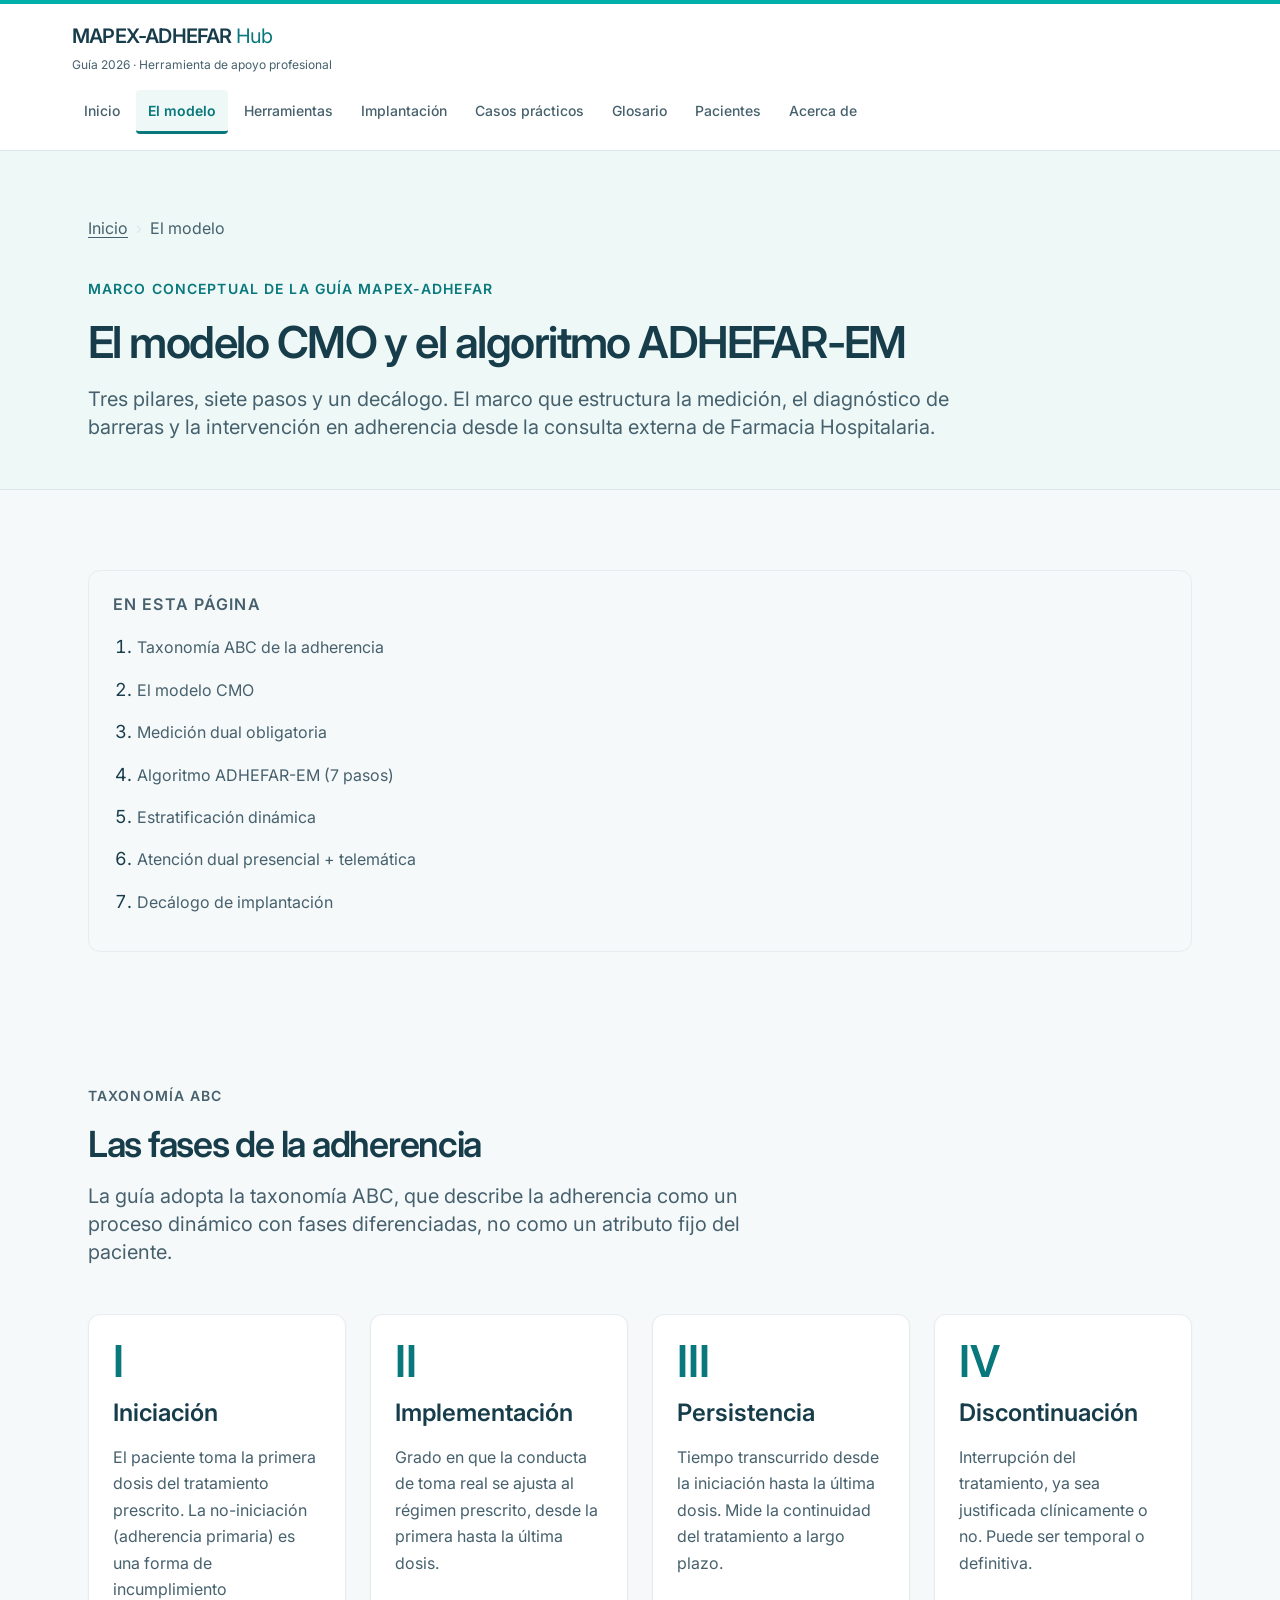
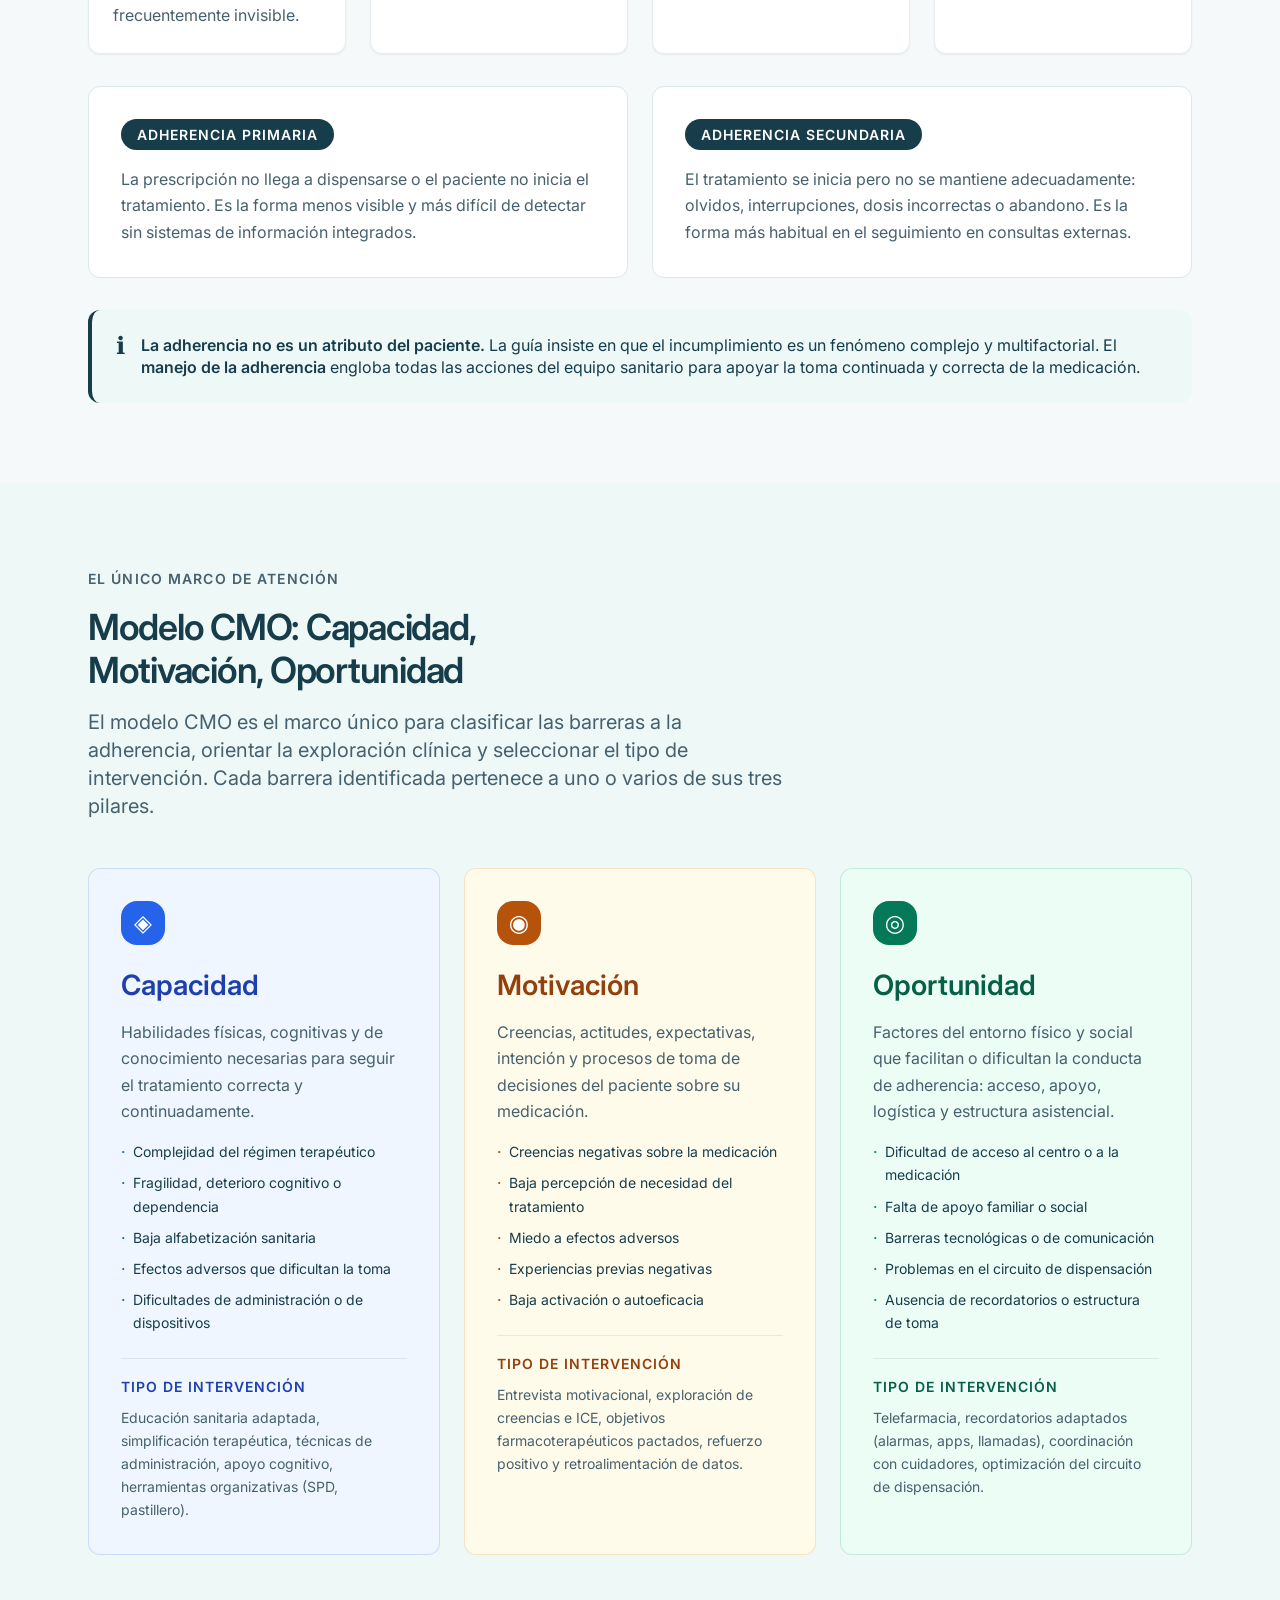
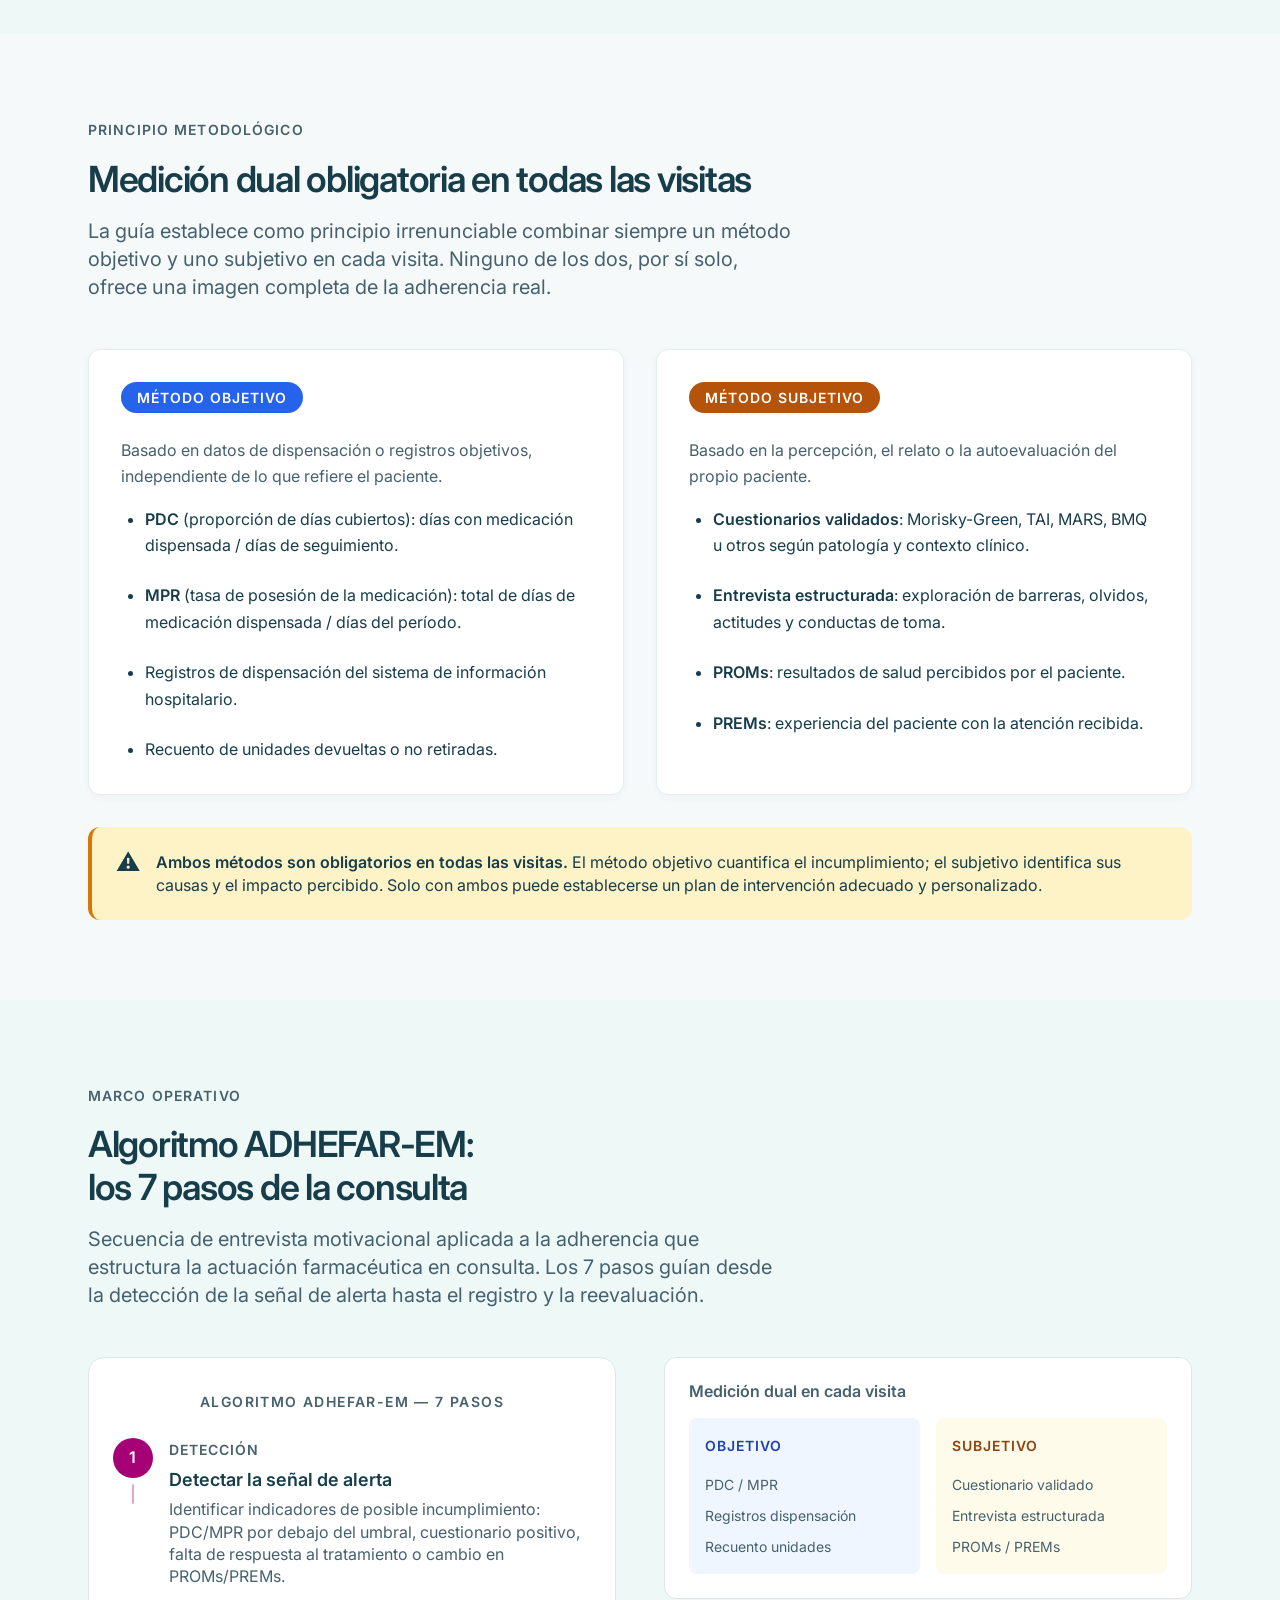
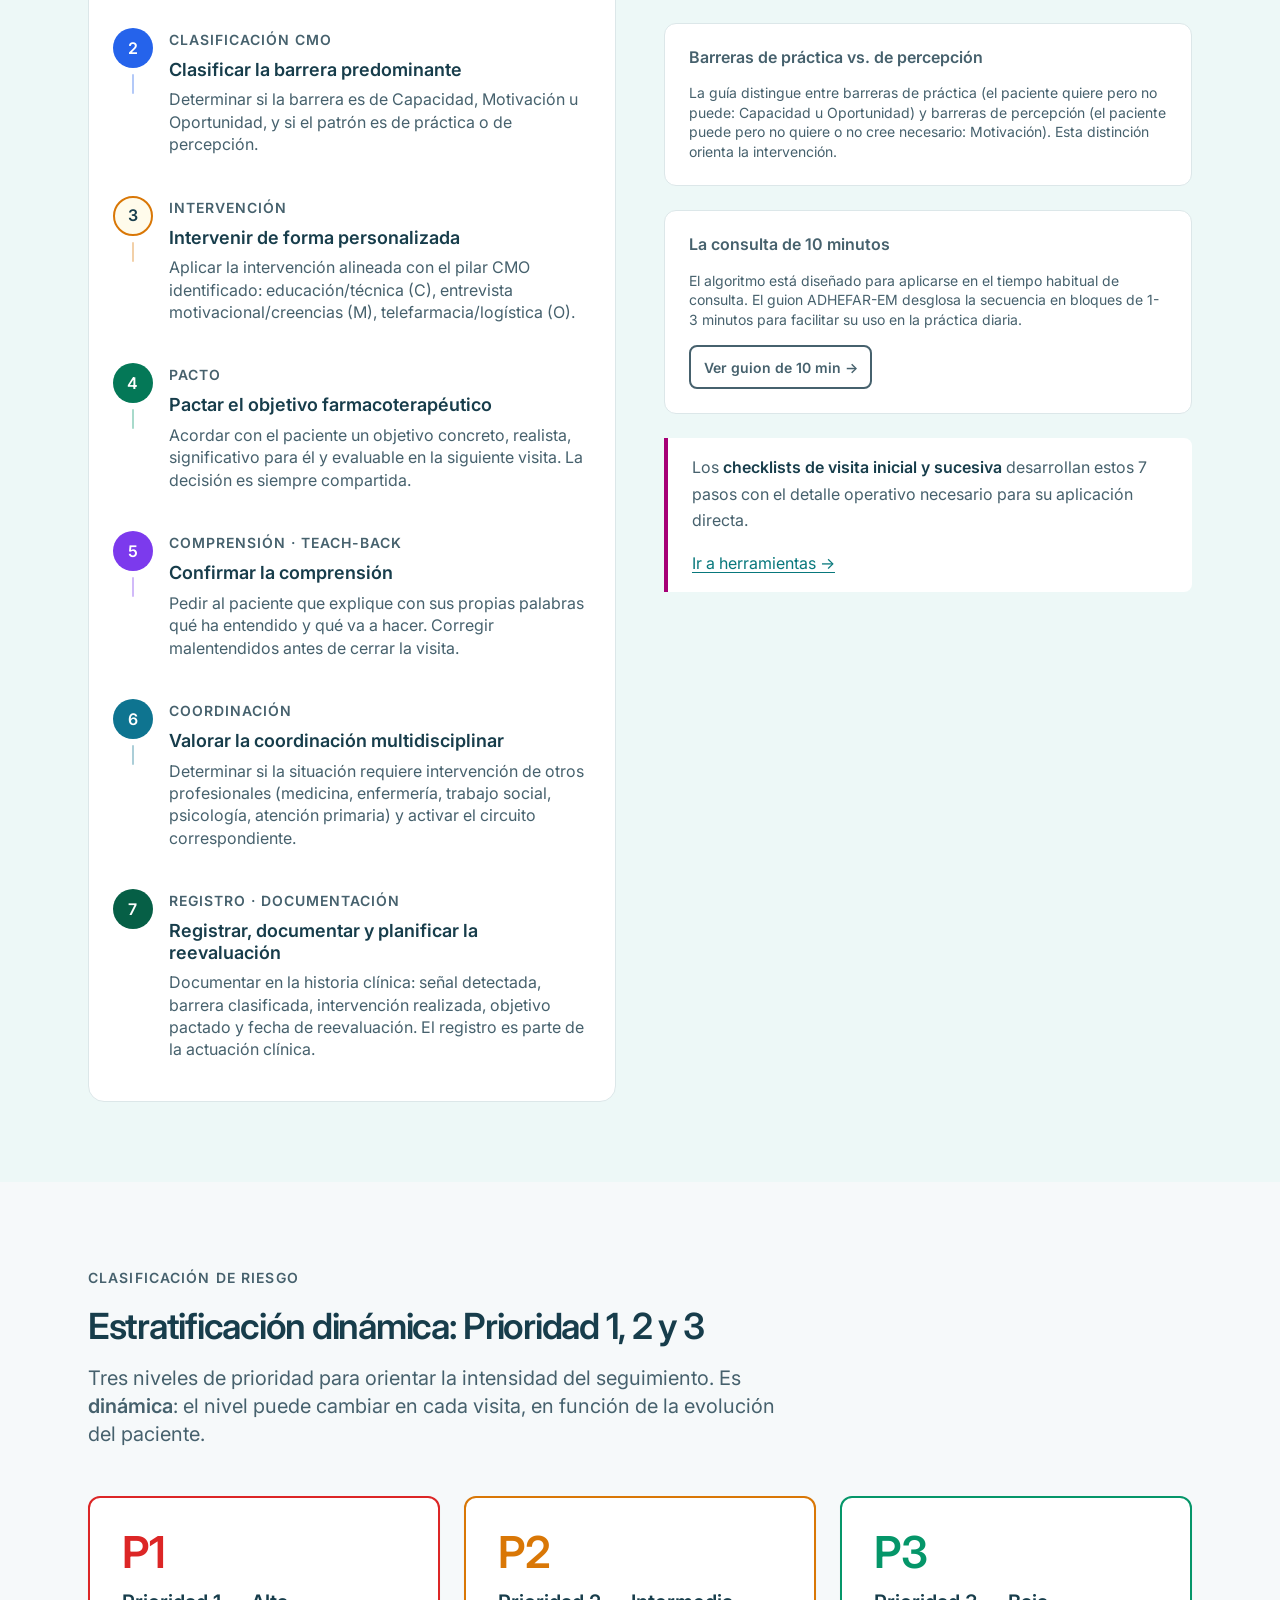
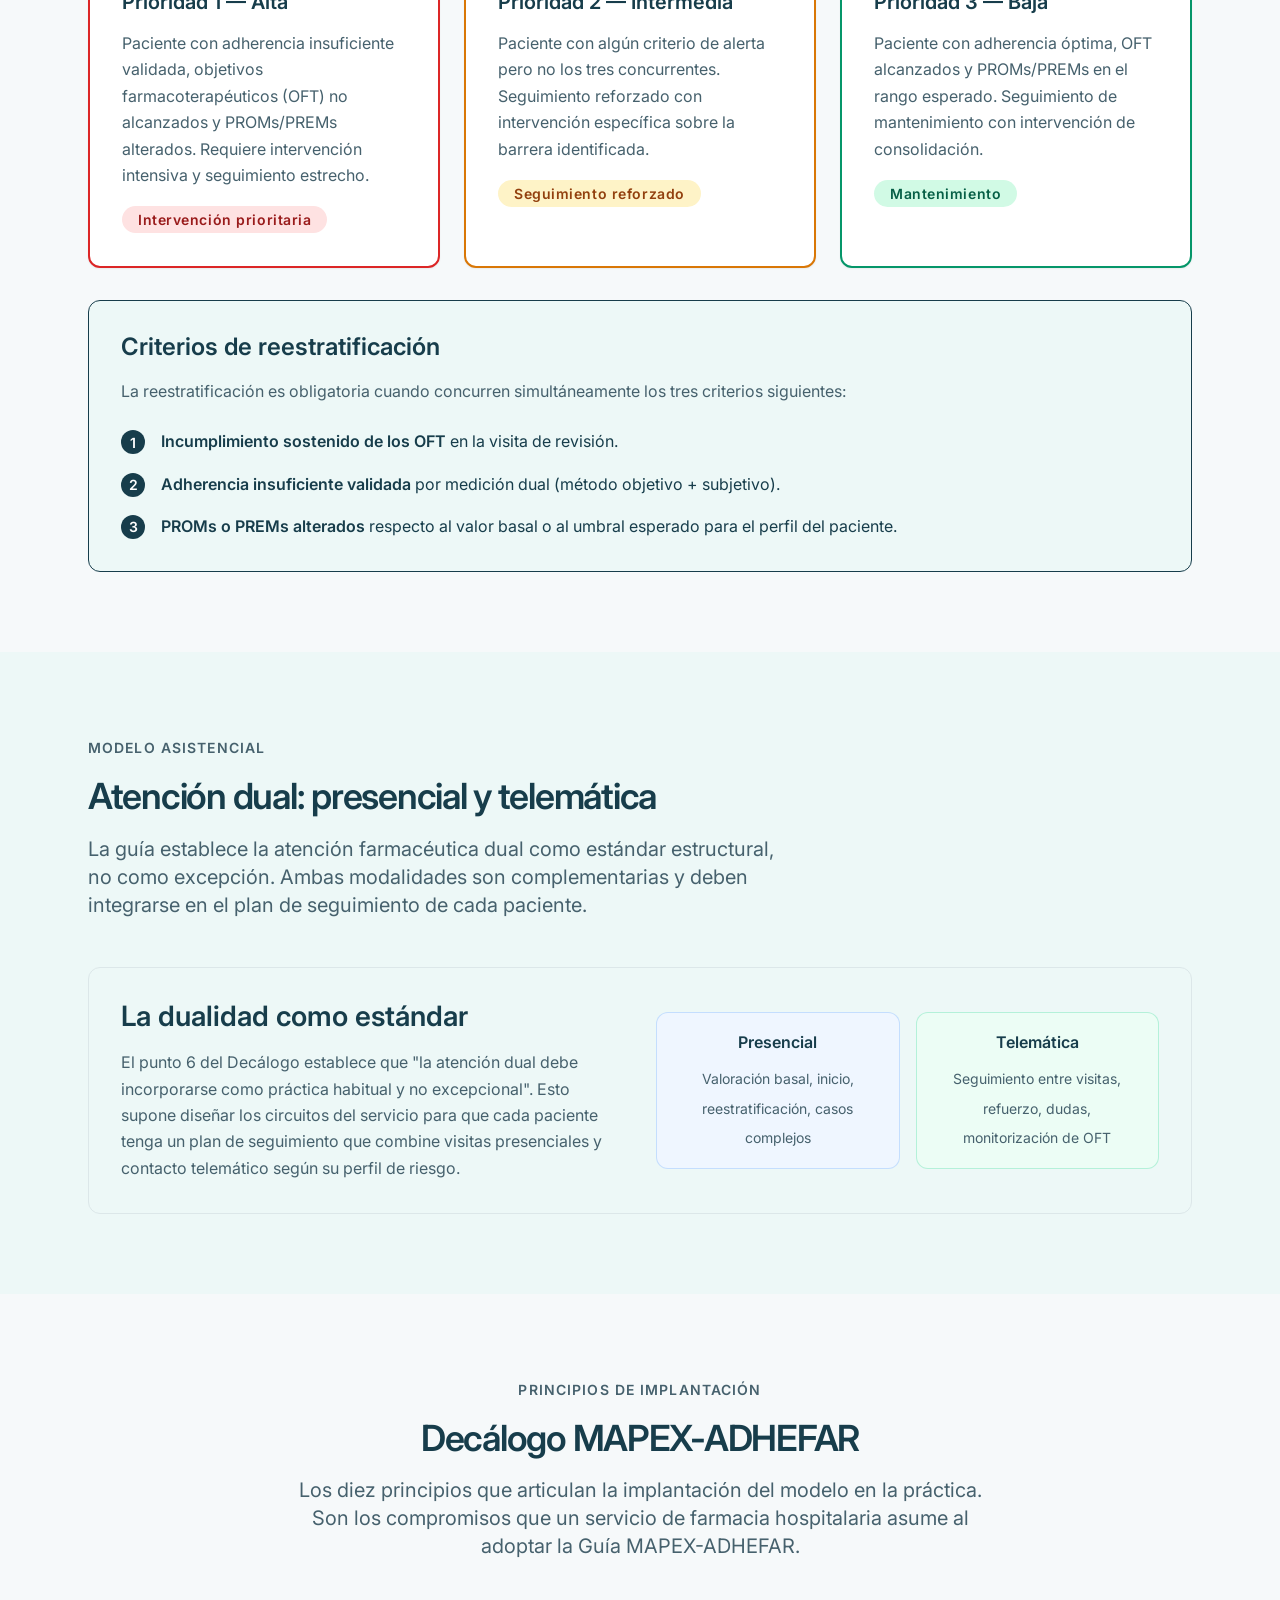
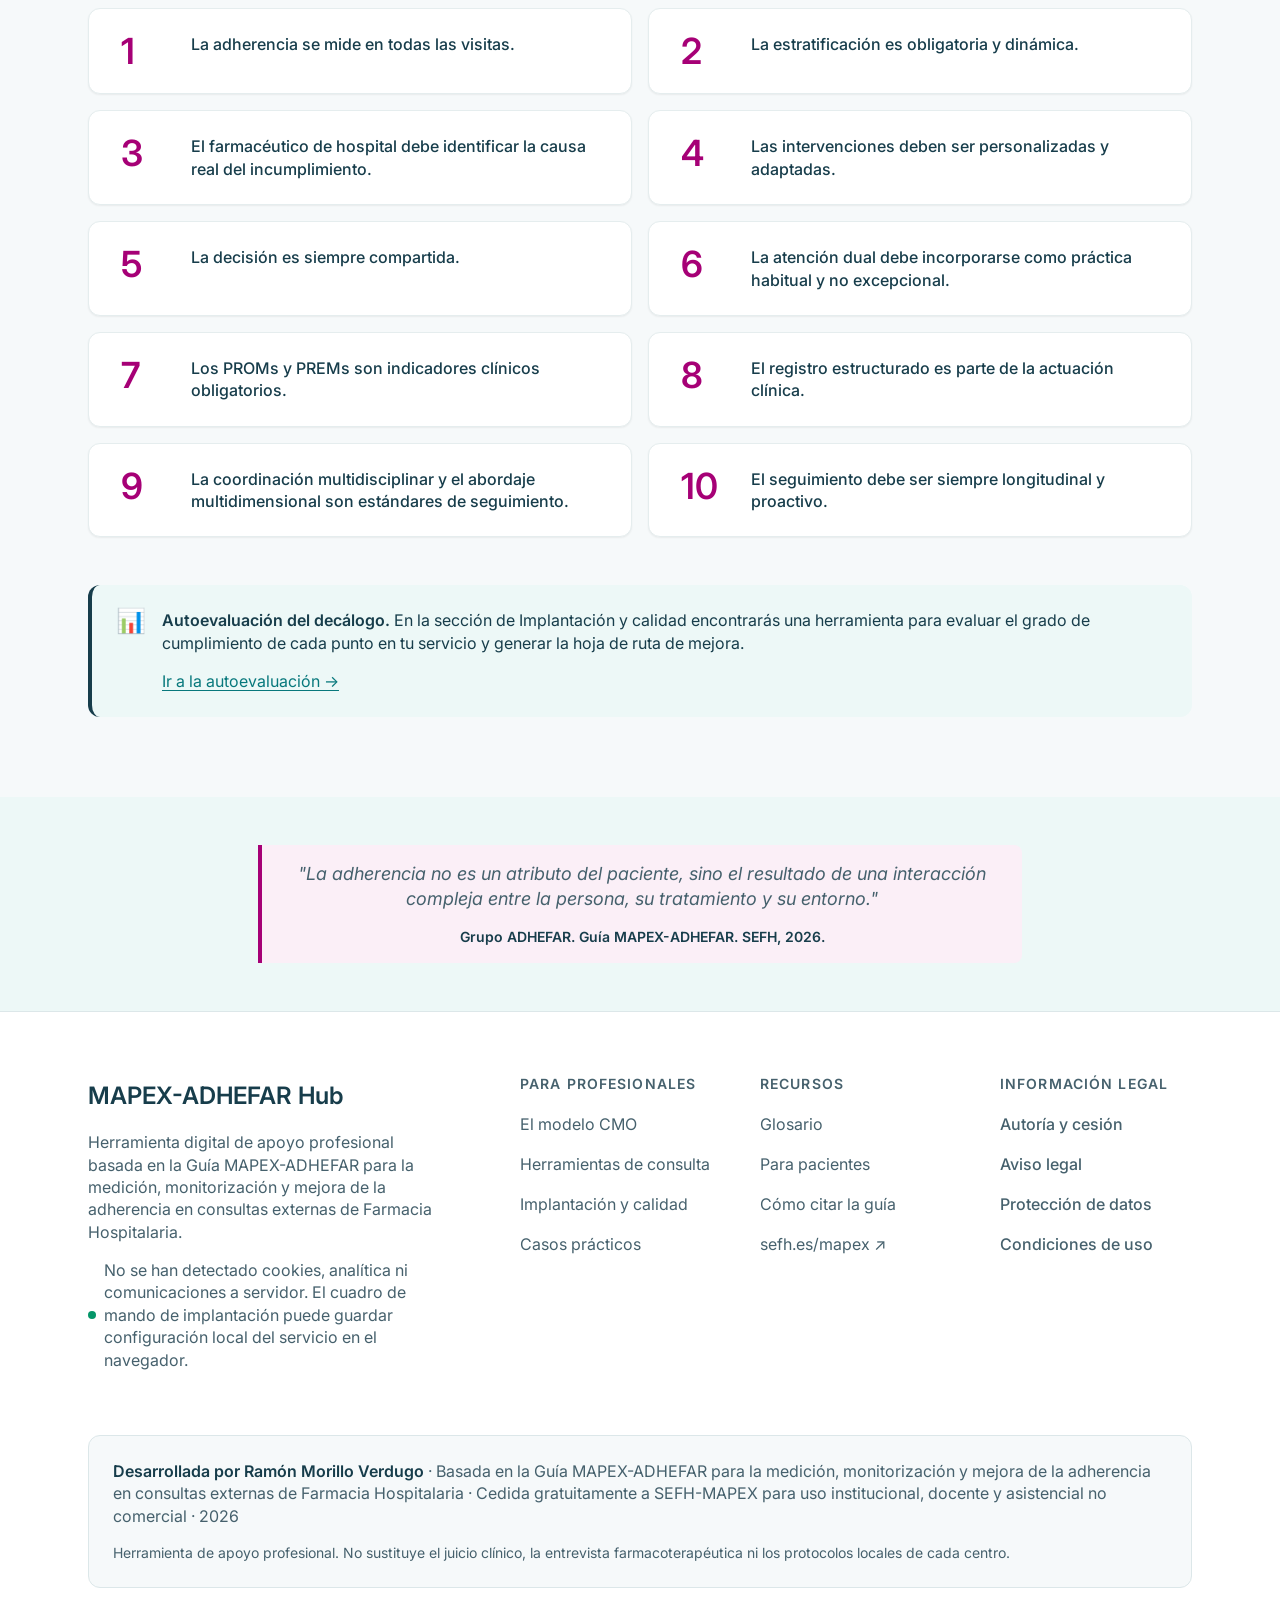
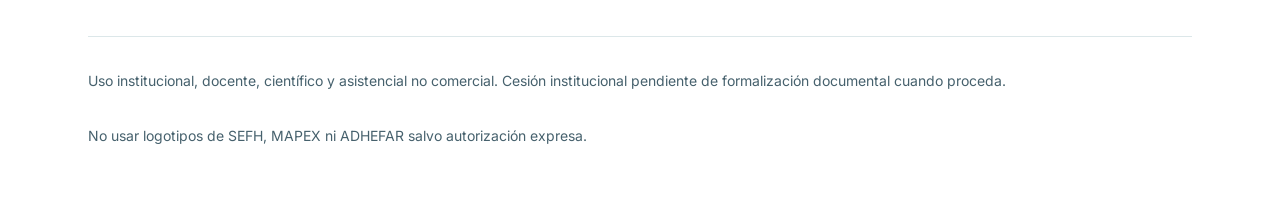
<file: modelo.html>
<!DOCTYPE html>
<html lang="es">
<head>
  <meta charset="UTF-8">
  <meta name="viewport" content="width=device-width, initial-scale=1.0">
  <title>El modelo CMO · ADHEFAR-EM — MAPEX-ADHEFAR Hub</title>
  <meta name="description" content="Modelo CMO, taxonomía ABC de la adherencia, algoritmo ADHEFAR-EM de 7 pasos y Decálogo de implantación MAPEX-ADHEFAR.">
  <meta property="og:title" content="El modelo — MAPEX-ADHEFAR Hub">
  <meta property="og:type" content="website">
  <meta property="og:locale" content="es_ES">
  <link rel="preconnect" href="https://fonts.googleapis.com">
  <link rel="preconnect" href="https://fonts.gstatic.com" crossorigin>
  <link href="https://fonts.googleapis.com/css2?family=Inter:wght@400;500;600&display=swap" rel="stylesheet">
  <link rel="stylesheet" href="css/tokens.css">
  <link rel="stylesheet" href="css/base.css">
  <link rel="stylesheet" href="css/layout.css">
  <link rel="stylesheet" href="css/components.css">
  <link rel="stylesheet" href="css/print.css">
  <style>
    .abc-grid { display:grid; gap:var(--sp-5); }
    @media(min-width:860px){ .abc-grid{ grid-template-columns:repeat(4,1fr); } }
    .abc-card { background:var(--c-superficie); border-radius:var(--radius-card); border:1.5px solid var(--c-borde-claro); padding:var(--sp-5); box-shadow:var(--shadow-xs); }
    .abc-num { font-family:var(--ff-display); font-size:var(--fs-3xl); font-weight:var(--fw-semi); color:var(--c-borde); line-height:1; margin-bottom:var(--sp-3); }
    .abc-card h3 { font-size:var(--fs-lg); margin-bottom:var(--sp-3); }
    .abc-card p { font-size:var(--fs-sm); color:var(--c-texto-secundario); margin:0; }
    .abc-dual { display:grid; gap:var(--sp-5); }
    @media(min-width:640px){ .abc-dual{ grid-template-columns:1fr 1fr; } }

    .cmo-grid { display:grid; gap:var(--sp-5); }
    @media(min-width:860px){ .cmo-grid{ grid-template-columns:repeat(3,1fr); } }
    .cmo-card { border-radius:var(--radius-card); padding:var(--sp-6); }
    .cmo-card.cap { background:var(--c-capacidad-claro); border:1.5px solid rgba(37,99,235,.18); }
    .cmo-card.mot { background:var(--c-motivacion-claro); border:1.5px solid rgba(217,119,6,.18); }
    .cmo-card.opp { background:var(--c-oportunidad-claro); border:1.5px solid rgba(5,150,105,.18); }
    .cmo-card-icon { width:44px;height:44px; border-radius:var(--radius-lg); display:flex;align-items:center;justify-content:center; font-size:1.3rem; margin-bottom:var(--sp-5); }
    .cmo-card.cap .cmo-card-icon { background:var(--c-capacidad);color:#fff; }
    .cmo-card.mot .cmo-card-icon { background:var(--c-motivacion);color:#fff; }
    .cmo-card.opp .cmo-card-icon { background:var(--c-oportunidad);color:#fff; }
    .cmo-card h3 { font-size:var(--fs-xl); margin-bottom:var(--sp-3); }
    .cmo-card.cap h3 { color:var(--c-capacidad-texto); }
    .cmo-card.mot h3 { color:var(--c-motivacion-texto); }
    .cmo-card.opp h3 { color:var(--c-oportunidad-texto); }
    .cmo-card p { font-size:var(--fs-sm); color:var(--c-texto-secundario); margin-bottom:var(--sp-4); }
    .cmo-ejemplos { list-style:none;padding:0;margin:0; display:flex;flex-direction:column;gap:var(--sp-2); }
    .cmo-ejemplos li { font-size:var(--fs-xs); display:flex;gap:var(--sp-2);align-items:flex-start; margin:0; }
    .cmo-ejemplos li::before { content:'·'; font-weight:var(--fw-semi); flex-shrink:0; }
    .cmo-card.cap .cmo-ejemplos li::before { color:var(--c-capacidad); }
    .cmo-card.mot .cmo-ejemplos li::before { color:var(--c-motivacion-oscuro); }
    .cmo-card.opp .cmo-ejemplos li::before { color:var(--c-oportunidad); }
    .cmo-intervencion { margin-top:var(--sp-5); padding-top:var(--sp-4); border-top:1px solid rgba(0,0,0,.08); }
    .cmo-intervencion-label { font-size:var(--fs-xs); font-weight:var(--fw-semi); text-transform:uppercase; letter-spacing:.07em; margin-bottom:var(--sp-2); }
    .cmo-card.cap .cmo-intervencion-label { color:var(--c-capacidad-texto); }
    .cmo-card.mot .cmo-intervencion-label { color:var(--c-motivacion-texto); }
    .cmo-card.opp .cmo-intervencion-label { color:var(--c-oportunidad-texto); }
    .cmo-intervencion p { font-size:var(--fs-xs); margin:0; }

    .diagrama-layout { display:grid; gap:var(--sp-8); align-items:start; }
    @media(min-width:860px){ .diagrama-layout{ grid-template-columns:1fr 1fr; } }
    .diagrama-wrapper { background:var(--c-superficie);border:1px solid var(--c-borde); border-radius:var(--radius-lg); padding:var(--sp-6) var(--sp-5); }
    .diagrama-titulo-lbl { font-family:var(--ff-body); font-size:var(--fs-xs); font-weight:var(--fw-semi); text-transform:uppercase; letter-spacing:.1em; color:var(--c-texto-secundario); text-align:center; margin-bottom:var(--sp-5); display:block; }
    .pasos-secuencia { display:flex; flex-direction:column; }
    .paso-item { display:flex; gap:var(--sp-4); align-items:flex-start; padding-bottom:var(--sp-5); }
    .paso-item:last-child { padding-bottom:0; }
    .paso-izq { display:flex; flex-direction:column; align-items:center; flex-shrink:0; width:40px; }
    .paso-num { width:40px;height:40px; border-radius:var(--radius-pill); display:flex;align-items:center;justify-content:center; font-size:var(--fs-sm); font-weight:var(--fw-semi); color:#fff; flex-shrink:0; font-family:var(--ff-body); }
    .paso-linea { width:2px; flex:1; min-height:20px; margin-top:6px; border-radius:var(--radius-pill); opacity:.35; }
    .paso-item:last-child .paso-linea { display:none; }
    .paso-content { flex:1; padding-bottom:var(--sp-2); }
    .paso-tag { font-size:var(--fs-xs); font-weight:var(--fw-semi); text-transform:uppercase; letter-spacing:.07em; margin-bottom:var(--sp-2); opacity:1; }
    .paso-content h4 { font-size:var(--fs-base); color:var(--c-texto); margin-bottom:var(--sp-2); font-family:var(--ff-body); font-weight:var(--fw-semi); }
    .paso-content p { font-size:var(--fs-sm); color:var(--c-texto-secundario); margin:0; line-height:var(--lh-snug); }
    .p1 .paso-num{background:var(--c-acento)} .p1 .paso-linea{background:var(--c-acento)} .p1 .paso-tag{color:var(--c-texto-secundario)}
    .p2 .paso-num{background:var(--c-capacidad)} .p2 .paso-linea{background:var(--c-capacidad)} .p2 .paso-tag{color:var(--c-texto-secundario)}
    .p3 .paso-num{background:var(--c-motivacion)} .p3 .paso-linea{background:var(--c-motivacion)} .p3 .paso-tag{color:var(--c-texto-secundario)}
    .p4 .paso-num{background:var(--c-oportunidad)} .p4 .paso-linea{background:var(--c-oportunidad)} .p4 .paso-tag{color:var(--c-texto-secundario)}
    .p5 .paso-num{background:#7C3AED} .p5 .paso-linea{background:#7C3AED} .p5 .paso-tag{color:var(--c-texto-secundario)}
    .p6 .paso-num{background:#0E7490} .p6 .paso-linea{background:#0E7490} .p6 .paso-tag{color:var(--c-texto-secundario)}
    .p7 .paso-num{background:#065F46} .p7 .paso-linea{background:#065F46} .p7 .paso-tag{color:var(--c-texto-secundario)}

    .diagrama-notas { display:flex; flex-direction:column; gap:var(--sp-5); }
    .nota-card { background:var(--c-superficie); border:1px solid var(--c-borde); border-radius:var(--radius-card); padding:var(--sp-5); }
    .nota-card h4 { font-size:var(--fs-sm); color:var(--c-texto-secundario); margin-bottom:var(--sp-3); font-family:var(--ff-body); font-weight:var(--fw-semi); }
    .nota-card p { font-size:var(--fs-xs); color:var(--c-texto-secundario); margin:0; line-height:var(--lh-snug); }
    .medicion-dual { background:var(--c-superficie); border:1px solid var(--c-borde); border-radius:var(--radius-card); padding:var(--sp-5); }
    .medicion-dual h4 { font-size:var(--fs-sm);font-weight:var(--fw-semi); color:var(--c-texto-secundario);margin-bottom:var(--sp-4);font-family:var(--ff-body); }
    .dual-cols { display:grid;grid-template-columns:1fr 1fr;gap:var(--sp-4); }
    .dual-col { border-radius:var(--radius);padding:var(--sp-4); }
    .dual-col.obj{background:var(--c-capacidad-claro)} .dual-col.sub{background:var(--c-motivacion-claro)}
    .dual-col-label { font-size:var(--fs-xs);font-weight:var(--fw-semi);text-transform:uppercase;letter-spacing:.07em;margin-bottom:var(--sp-3); }
    .dual-col.obj .dual-col-label{color:var(--c-capacidad-texto)} .dual-col.sub .dual-col-label{color:var(--c-motivacion-texto)}
    .dual-col ul{list-style:none;padding:0;margin:0} .dual-col li{font-size:var(--fs-xs);color:var(--c-texto-secundario);margin-bottom:var(--sp-2)}
    .dual-col li:last-child{margin-bottom:0}

    .estrat-grid{display:grid;gap:var(--sp-5)}
    @media(min-width:768px){.estrat-grid{grid-template-columns:repeat(3,1fr)}}
    .estrat-card{background:var(--c-superficie);border-radius:var(--radius-card);padding:var(--sp-6);border:2px solid;box-shadow:var(--shadow-xs)}
    .estrat-card.p1{border-color:var(--c-no)} .estrat-card.p2{border-color:var(--c-parcial)} .estrat-card.p3{border-color:var(--c-ok)}
    .estrat-num{font-family:var(--ff-display);font-size:var(--fs-3xl);font-weight:var(--fw-semi);line-height:1;margin-bottom:var(--sp-3)}
    .estrat-card.p1 .estrat-num{color:var(--c-no)} .estrat-card.p2 .estrat-num{color:var(--c-parcial)} .estrat-card.p3 .estrat-num{color:var(--c-ok)}
    .estrat-card h3{font-size:var(--fs-md);margin-bottom:var(--sp-3)} .estrat-card p{font-size:var(--fs-sm);color:var(--c-texto-secundario);margin-bottom:var(--sp-4)}
    .reestrat-box{background:var(--c-institucional-claro);border:1.5px solid var(--c-institucional);border-radius:var(--radius-card);padding:var(--sp-6);margin-top:var(--sp-6)}
    .reestrat-box h3{font-size:var(--fs-lg);color:var(--c-institucional);margin-bottom:var(--sp-4)}
    .reestrat-criterios{display:flex;flex-direction:column;gap:var(--sp-3)}
    .criterio{display:flex;gap:var(--sp-3);align-items:flex-start}
    .criterio-num{width:24px;height:24px;border-radius:var(--radius-pill);background:var(--c-institucional);color:#fff;font-size:var(--fs-xs);font-weight:var(--fw-semi);display:flex;align-items:center;justify-content:center;flex-shrink:0;margin-top:2px}
    .criterio p{font-size:var(--fs-sm);color:var(--c-texto);margin:0} .criterio strong{color:var(--c-institucional)}

    .decalogo-grid{display:grid;gap:var(--sp-4)}
    @media(min-width:768px){.decalogo-grid{grid-template-columns:1fr 1fr}}
    .dec-item{background:var(--c-superficie);border-radius:var(--radius-card);padding:var(--sp-5) var(--sp-6);border:1.5px solid var(--c-borde-claro);display:flex;gap:var(--sp-5);align-items:flex-start;box-shadow:var(--shadow-xs);transition:box-shadow var(--t-base),border-color var(--t-base)}
    .dec-item:hover{box-shadow:var(--shadow-sm);border-color:var(--c-acento)}
    .dec-n{font-family:var(--ff-display);font-size:var(--fs-2xl);font-weight:var(--fw-semi);color:var(--c-acento);line-height:1;flex-shrink:0;min-width:2ch}
    .dec-texto{flex:1} .dec-texto p{font-size:var(--fs-sm);color:var(--c-texto);font-weight:var(--fw-medium);margin:0;line-height:var(--lh-snug)}

    .dual-strip{background:var(--c-marca-claro);border:1px solid var(--c-borde);border-radius:var(--radius-card);padding:var(--sp-6);color:var(--c-texto);display:grid;gap:var(--sp-6)}
    @media(min-width:768px){.dual-strip{grid-template-columns:1fr 1fr;align-items:center}}
    .dual-strip h3{color:var(--c-texto);font-size:var(--fs-xl);margin-bottom:var(--sp-3)} .dual-strip p{color:var(--c-texto-secundario);font-size:var(--fs-sm);margin:0}
    .dual-badges{display:flex;flex-wrap:wrap;gap:var(--sp-3)}
    .dual-badge{padding:var(--sp-4) var(--sp-5);border-radius:var(--radius-card);text-align:center;flex:1;min-width:120px}
    .dual-badge.pres{background:var(--c-capacidad-claro);border:1px solid rgba(96,165,250,.3)} .dual-badge.tele{background:var(--c-oportunidad-claro);border:1px solid rgba(52,211,153,.3)}
    .dual-badge span{display:block;font-size:var(--fs-sm);font-weight:var(--fw-semi);color:var(--c-texto);margin-bottom:var(--sp-2)} .dual-badge small{font-size:var(--fs-xs);color:var(--c-texto-secundario)}
    .abc-num { color: var(--c-marca); }
    .cmo-card.mot .cmo-card-icon { background: var(--c-motivacion-oscuro); }
    .cmo-card.opp .cmo-card-icon { background: var(--c-oportunidad-oscuro); }
    .paso-item.p3 .paso-num { color: var(--c-texto); background: var(--c-motivacion-claro); border: 2px solid var(--c-motivacion); }
    .paso-item.p4 .paso-num { background: var(--c-oportunidad-oscuro); }
    @media (max-width: 639px) { .dual-cols { grid-template-columns: 1fr; } }
  </style>
</head>
<body>
  <div id="site-header-placeholder"></div>

  <main id="contenido-principal">

    <div class="page-hero">
      <div class="container">
        <nav class="breadcrumb" aria-label="Ruta de navegación">
          <a href="index.html">Inicio</a>
          <span class="breadcrumb-sep" aria-hidden="true">›</span>
          <span aria-current="page">El modelo</span>
        </nav>
        <span class="eyebrow">Marco conceptual de la Guía MAPEX-ADHEFAR</span>
        <h1>El modelo CMO y el algoritmo ADHEFAR-EM</h1>
        <p class="lead">Tres pilares, siete pasos y un decálogo. El marco que estructura la medición, el diagnóstico de barreras y la intervención en adherencia desde la consulta externa de Farmacia Hospitalaria.</p>
      </div>
    </div>

    <section class="section" style="padding-bottom:0">
      <div class="container">
        <nav class="toc" aria-label="Contenido de esta página">
          <h3>En esta página</h3>
          <ol>
            <li><a href="#taxonomia-abc">Taxonomía ABC de la adherencia</a></li>
            <li><a href="#modelo-cmo">El modelo CMO</a></li>
            <li><a href="#medicion-dual">Medición dual obligatoria</a></li>
            <li><a href="#algoritmo">Algoritmo ADHEFAR-EM (7 pasos)</a></li>
            <li><a href="#estratificacion">Estratificación dinámica</a></li>
            <li><a href="#atencion-dual">Atención dual presencial + telemática</a></li>
            <li><a href="#decalogo">Decálogo de implantación</a></li>
          </ol>
        </nav>
      </div>
    </section>

    <!-- 1. Taxonomía ABC -->
    <section class="section" id="taxonomia-abc" aria-labelledby="abc-titulo">
      <div class="container">
        <div class="section-header">
          <span class="eyebrow">Taxonomía ABC</span>
          <h2 id="abc-titulo">Las fases de la adherencia</h2>
          <p class="lead">La guía adopta la taxonomía ABC, que describe la adherencia como un proceso dinámico con fases diferenciadas, no como un atributo fijo del paciente.</p>
        </div>
        <div class="abc-grid">
          <div class="abc-card">
            <div class="abc-num">I</div>
            <h3>Iniciación</h3>
            <p>El paciente toma la primera dosis del tratamiento prescrito. La no-iniciación (adherencia primaria) es una forma de incumplimiento frecuentemente invisible.</p>
          </div>
          <div class="abc-card">
            <div class="abc-num">II</div>
            <h3>Implementación</h3>
            <p>Grado en que la conducta de toma real se ajusta al régimen prescrito, desde la primera hasta la última dosis.</p>
          </div>
          <div class="abc-card">
            <div class="abc-num">III</div>
            <h3>Persistencia</h3>
            <p>Tiempo transcurrido desde la iniciación hasta la última dosis. Mide la continuidad del tratamiento a largo plazo.</p>
          </div>
          <div class="abc-card">
            <div class="abc-num">IV</div>
            <h3>Discontinuación</h3>
            <p>Interrupción del tratamiento, ya sea justificada clínicamente o no. Puede ser temporal o definitiva.</p>
          </div>
        </div>
        <div class="abc-dual" style="margin-top:var(--sp-6)">
          <div class="card card-bordered">
            <div class="pillar-badge institucional" style="margin-bottom:var(--sp-4)">Adherencia primaria</div>
            <p style="font-size:var(--fs-sm);color:var(--c-texto-secundario)">La prescripción no llega a dispensarse o el paciente no inicia el tratamiento. Es la forma menos visible y más difícil de detectar sin sistemas de información integrados.</p>
          </div>
          <div class="card card-bordered">
            <div class="pillar-badge institucional" style="margin-bottom:var(--sp-4)">Adherencia secundaria</div>
            <p style="font-size:var(--fs-sm);color:var(--c-texto-secundario)">El tratamiento se inicia pero no se mantiene adecuadamente: olvidos, interrupciones, dosis incorrectas o abandono. Es la forma más habitual en el seguimiento en consultas externas.</p>
          </div>
        </div>
        <div class="notice notice-info" style="margin-top:var(--sp-6)">
          <div class="notice-icon" aria-hidden="true">ℹ</div>
          <div>
            <strong>La adherencia no es un atributo del paciente.</strong> La guía insiste en que el incumplimiento es un fenómeno complejo y multifactorial. El <strong>manejo de la adherencia</strong> engloba todas las acciones del equipo sanitario para apoyar la toma continuada y correcta de la medicación.
          </div>
        </div>
      </div>
    </section>

    <!-- 2. Modelo CMO -->
    <section class="section section-alt" id="modelo-cmo" aria-labelledby="cmo-titulo">
      <div class="container">
        <div class="section-header">
          <span class="eyebrow">El único marco de atención</span>
          <h2 id="cmo-titulo">Modelo CMO: Capacidad, Motivación, Oportunidad</h2>
          <p class="lead">El modelo CMO es el marco único para clasificar las barreras a la adherencia, orientar la exploración clínica y seleccionar el tipo de intervención. Cada barrera identificada pertenece a uno o varios de sus tres pilares.</p>
        </div>
        <div class="cmo-grid">
          <div class="cmo-card cap" role="region" aria-labelledby="cmo-cap">
            <div class="cmo-card-icon" aria-hidden="true">◈</div>
            <h3 id="cmo-cap">Capacidad</h3>
            <p>Habilidades físicas, cognitivas y de conocimiento necesarias para seguir el tratamiento correcta y continuadamente.</p>
            <ul class="cmo-ejemplos" aria-label="Ejemplos de barreras de Capacidad">
              <li>Complejidad del régimen terapéutico</li>
              <li>Fragilidad, deterioro cognitivo o dependencia</li>
              <li>Baja alfabetización sanitaria</li>
              <li>Efectos adversos que dificultan la toma</li>
              <li>Dificultades de administración o de dispositivos</li>
            </ul>
            <div class="cmo-intervencion">
              <div class="cmo-intervencion-label">Tipo de intervención</div>
              <p>Educación sanitaria adaptada, simplificación terapéutica, técnicas de administración, apoyo cognitivo, herramientas organizativas (SPD, pastillero).</p>
            </div>
          </div>
          <div class="cmo-card mot" role="region" aria-labelledby="cmo-mot">
            <div class="cmo-card-icon" aria-hidden="true">◉</div>
            <h3 id="cmo-mot">Motivación</h3>
            <p>Creencias, actitudes, expectativas, intención y procesos de toma de decisiones del paciente sobre su medicación.</p>
            <ul class="cmo-ejemplos" aria-label="Ejemplos de barreras de Motivación">
              <li>Creencias negativas sobre la medicación</li>
              <li>Baja percepción de necesidad del tratamiento</li>
              <li>Miedo a efectos adversos</li>
              <li>Experiencias previas negativas</li>
              <li>Baja activación o autoeficacia</li>
            </ul>
            <div class="cmo-intervencion">
              <div class="cmo-intervencion-label">Tipo de intervención</div>
              <p>Entrevista motivacional, exploración de creencias e ICE, objetivos farmacoterapéuticos pactados, refuerzo positivo y retroalimentación de datos.</p>
            </div>
          </div>
          <div class="cmo-card opp" role="region" aria-labelledby="cmo-opp">
            <div class="cmo-card-icon" aria-hidden="true">◎</div>
            <h3 id="cmo-opp">Oportunidad</h3>
            <p>Factores del entorno físico y social que facilitan o dificultan la conducta de adherencia: acceso, apoyo, logística y estructura asistencial.</p>
            <ul class="cmo-ejemplos" aria-label="Ejemplos de barreras de Oportunidad">
              <li>Dificultad de acceso al centro o a la medicación</li>
              <li>Falta de apoyo familiar o social</li>
              <li>Barreras tecnológicas o de comunicación</li>
              <li>Problemas en el circuito de dispensación</li>
              <li>Ausencia de recordatorios o estructura de toma</li>
            </ul>
            <div class="cmo-intervencion">
              <div class="cmo-intervencion-label">Tipo de intervención</div>
              <p>Telefarmacia, recordatorios adaptados (alarmas, apps, llamadas), coordinación con cuidadores, optimización del circuito de dispensación.</p>
            </div>
          </div>
        </div>
      </div>
    </section>

    <!-- 3. Medición dual -->
    <section class="section" id="medicion-dual" aria-labelledby="dual-titulo">
      <div class="container">
        <div class="section-header">
          <span class="eyebrow">Principio metodológico</span>
          <h2 id="dual-titulo">Medición dual obligatoria en todas las visitas</h2>
          <p class="lead">La guía establece como principio irrenunciable combinar siempre un método objetivo y uno subjetivo en cada visita. Ninguno de los dos, por sí solo, ofrece una imagen completa de la adherencia real.</p>
        </div>
        <div class="grid-2">
          <div class="card">
            <div class="pillar-badge capacidad" style="margin-bottom:var(--sp-5)">Método objetivo</div>
            <p style="font-size:var(--fs-sm);color:var(--c-texto-secundario);margin-bottom:var(--sp-4)">Basado en datos de dispensación o registros objetivos, independiente de lo que refiere el paciente.</p>
            <ul style="font-size:var(--fs-sm);display:flex;flex-direction:column;gap:var(--sp-3)">
              <li><strong>PDC</strong> (proporción de días cubiertos): días con medicación dispensada / días de seguimiento.</li>
              <li><strong>MPR</strong> (tasa de posesión de la medicación): total de días de medicación dispensada / días del período.</li>
              <li>Registros de dispensación del sistema de información hospitalario.</li>
              <li>Recuento de unidades devueltas o no retiradas.</li>
            </ul>
          </div>
          <div class="card">
            <div class="pillar-badge motivacion" style="margin-bottom:var(--sp-5)">Método subjetivo</div>
            <p style="font-size:var(--fs-sm);color:var(--c-texto-secundario);margin-bottom:var(--sp-4)">Basado en la percepción, el relato o la autoevaluación del propio paciente.</p>
            <ul style="font-size:var(--fs-sm);display:flex;flex-direction:column;gap:var(--sp-3)">
              <li><strong>Cuestionarios validados</strong>: Morisky-Green, TAI, MARS, BMQ u otros según patología y contexto clínico.</li>
              <li><strong>Entrevista estructurada</strong>: exploración de barreras, olvidos, actitudes y conductas de toma.</li>
              <li><strong>PROMs</strong>: resultados de salud percibidos por el paciente.</li>
              <li><strong>PREMs</strong>: experiencia del paciente con la atención recibida.</li>
            </ul>
          </div>
        </div>
        <div class="notice notice-warning" style="margin-top:var(--sp-6)">
          <div class="notice-icon" aria-hidden="true">⚠</div>
          <div>
            <strong>Ambos métodos son obligatorios en todas las visitas.</strong> El método objetivo cuantifica el incumplimiento; el subjetivo identifica sus causas y el impacto percibido. Solo con ambos puede establecerse un plan de intervención adecuado y personalizado.
          </div>
        </div>
      </div>
    </section>

    <!-- 4. Algoritmo ADHEFAR-EM -->
    <section class="section section-alt" id="algoritmo" aria-labelledby="alg-titulo">
      <div class="container">
        <div class="section-header">
          <span class="eyebrow">Marco operativo</span>
          <h2 id="alg-titulo">Algoritmo ADHEFAR-EM: los 7 pasos de la consulta</h2>
          <p class="lead">Secuencia de entrevista motivacional aplicada a la adherencia que estructura la actuación farmacéutica en consulta. Los 7 pasos guían desde la detección de la señal de alerta hasta el registro y la reevaluación.</p>
        </div>
        <div class="diagrama-layout">
          <div class="diagrama-wrapper" aria-labelledby="diag-lbl">
            <span class="diagrama-titulo-lbl" id="diag-lbl">Algoritmo ADHEFAR-EM — 7 pasos</span>
            <ol class="pasos-secuencia" style="list-style:none;padding:0;margin:0">
              <li class="paso-item p1">
                <div class="paso-izq"><div class="paso-num" aria-label="Paso 1">1</div><div class="paso-linea"></div></div>
                <div class="paso-content">
                  <div class="paso-tag">Detección</div>
                  <h4>Detectar la señal de alerta</h4>
                  <p>Identificar indicadores de posible incumplimiento: PDC/MPR por debajo del umbral, cuestionario positivo, falta de respuesta al tratamiento o cambio en PROMs/PREMs.</p>
                </div>
              </li>
              <li class="paso-item p2">
                <div class="paso-izq"><div class="paso-num" aria-label="Paso 2">2</div><div class="paso-linea"></div></div>
                <div class="paso-content">
                  <div class="paso-tag">Clasificación CMO</div>
                  <h4>Clasificar la barrera predominante</h4>
                  <p>Determinar si la barrera es de Capacidad, Motivación u Oportunidad, y si el patrón es de práctica o de percepción.</p>
                </div>
              </li>
              <li class="paso-item p3">
                <div class="paso-izq"><div class="paso-num" aria-label="Paso 3">3</div><div class="paso-linea"></div></div>
                <div class="paso-content">
                  <div class="paso-tag">Intervención</div>
                  <h4>Intervenir de forma personalizada</h4>
                  <p>Aplicar la intervención alineada con el pilar CMO identificado: educación/técnica (C), entrevista motivacional/creencias (M), telefarmacia/logística (O).</p>
                </div>
              </li>
              <li class="paso-item p4">
                <div class="paso-izq"><div class="paso-num" aria-label="Paso 4">4</div><div class="paso-linea"></div></div>
                <div class="paso-content">
                  <div class="paso-tag">Pacto</div>
                  <h4>Pactar el objetivo farmacoterapéutico</h4>
                  <p>Acordar con el paciente un objetivo concreto, realista, significativo para él y evaluable en la siguiente visita. La decisión es siempre compartida.</p>
                </div>
              </li>
              <li class="paso-item p5">
                <div class="paso-izq"><div class="paso-num" aria-label="Paso 5">5</div><div class="paso-linea"></div></div>
                <div class="paso-content">
                  <div class="paso-tag">Comprensión · Teach-back</div>
                  <h4>Confirmar la comprensión</h4>
                  <p>Pedir al paciente que explique con sus propias palabras qué ha entendido y qué va a hacer. Corregir malentendidos antes de cerrar la visita.</p>
                </div>
              </li>
              <li class="paso-item p6">
                <div class="paso-izq"><div class="paso-num" aria-label="Paso 6">6</div><div class="paso-linea"></div></div>
                <div class="paso-content">
                  <div class="paso-tag">Coordinación</div>
                  <h4>Valorar la coordinación multidisciplinar</h4>
                  <p>Determinar si la situación requiere intervención de otros profesionales (medicina, enfermería, trabajo social, psicología, atención primaria) y activar el circuito correspondiente.</p>
                </div>
              </li>
              <li class="paso-item p7">
                <div class="paso-izq"><div class="paso-num" aria-label="Paso 7">7</div><div class="paso-linea"></div></div>
                <div class="paso-content">
                  <div class="paso-tag">Registro · Documentación</div>
                  <h4>Registrar, documentar y planificar la reevaluación</h4>
                  <p>Documentar en la historia clínica: señal detectada, barrera clasificada, intervención realizada, objetivo pactado y fecha de reevaluación. El registro es parte de la actuación clínica.</p>
                </div>
              </li>
            </ol>
          </div>

          <div class="diagrama-notas">
            <div class="medicion-dual">
              <h4>Medición dual en cada visita</h4>
              <div class="dual-cols">
                <div class="dual-col obj">
                  <div class="dual-col-label">Objetivo</div>
                  <ul><li>PDC / MPR</li><li>Registros dispensación</li><li>Recuento unidades</li></ul>
                </div>
                <div class="dual-col sub">
                  <div class="dual-col-label">Subjetivo</div>
                  <ul><li>Cuestionario validado</li><li>Entrevista estructurada</li><li>PROMs / PREMs</li></ul>
                </div>
              </div>
            </div>
            <div class="nota-card">
              <h4>Barreras de práctica vs. de percepción</h4>
              <p>La guía distingue entre barreras de práctica (el paciente quiere pero no puede: Capacidad u Oportunidad) y barreras de percepción (el paciente puede pero no quiere o no cree necesario: Motivación). Esta distinción orienta la intervención.</p>
            </div>
            <div class="nota-card">
              <h4>La consulta de 10 minutos</h4>
              <p>El algoritmo está diseñado para aplicarse en el tiempo habitual de consulta. El guion ADHEFAR-EM desglosa la secuencia en bloques de 1-3 minutos para facilitar su uso en la práctica diaria.</p>
              <a href="herramientas.html#guion" class="btn btn-ghost btn-sm" style="margin-top:var(--sp-4);color:var(--c-texto-secundario);border-color:var(--c-texto-secundario)">Ver guion de 10 min &rarr;</a>
            </div>
            <div style="background:var(--c-superficie);border-left:4px solid var(--c-acento);border-radius:0 var(--radius) var(--radius) 0;padding:var(--sp-4) var(--sp-5)">
              <p style="font-size:var(--fs-sm);color:var(--c-texto-secundario);margin:0">Los <strong style="color:var(--c-texto)">checklists de visita inicial y sucesiva</strong> desarrollan estos 7 pasos con el detalle operativo necesario para su aplicación directa. <a href="herramientas.html#checklists" style="color:var(--c-marca);display:block;margin-top:var(--sp-3)">Ir a herramientas &rarr;</a></p>
            </div>
          </div>
        </div>
      </div>
    </section>

    <!-- 5. Estratificación -->
    <section class="section" id="estratificacion" aria-labelledby="estrat-titulo">
      <div class="container">
        <div class="section-header">
          <span class="eyebrow">Clasificación de riesgo</span>
          <h2 id="estrat-titulo">Estratificación dinámica: Prioridad 1, 2 y 3</h2>
          <p class="lead">Tres niveles de prioridad para orientar la intensidad del seguimiento. Es <strong>dinámica</strong>: el nivel puede cambiar en cada visita, en función de la evolución del paciente.</p>
        </div>
        <div class="estrat-grid">
          <div class="estrat-card p1">
            <div class="estrat-num">P1</div>
            <h3>Prioridad 1 — Alta</h3>
            <p>Paciente con adherencia insuficiente validada, objetivos farmacoterapéuticos (OFT) no alcanzados y PROMs/PREMs alterados. Requiere intervención intensiva y seguimiento estrecho.</p>
            <div class="badge badge-error">Intervención prioritaria</div>
          </div>
          <div class="estrat-card p2">
            <div class="estrat-num">P2</div>
            <h3>Prioridad 2 — Intermedia</h3>
            <p>Paciente con algún criterio de alerta pero no los tres concurrentes. Seguimiento reforzado con intervención específica sobre la barrera identificada.</p>
            <div class="badge badge-alerta">Seguimiento reforzado</div>
          </div>
          <div class="estrat-card p3">
            <div class="estrat-num">P3</div>
            <h3>Prioridad 3 — Baja</h3>
            <p>Paciente con adherencia óptima, OFT alcanzados y PROMs/PREMs en el rango esperado. Seguimiento de mantenimiento con intervención de consolidación.</p>
            <div class="badge badge-ok">Mantenimiento</div>
          </div>
        </div>
        <div class="reestrat-box">
          <h3>Criterios de reestratificación</h3>
          <p style="font-size:var(--fs-sm);color:var(--c-texto-secundario);margin-bottom:var(--sp-5)">La reestratificación es obligatoria cuando concurren simultáneamente los tres criterios siguientes:</p>
          <div class="reestrat-criterios">
            <div class="criterio"><div class="criterio-num">1</div><p><strong>Incumplimiento sostenido de los OFT</strong> en la visita de revisión.</p></div>
            <div class="criterio"><div class="criterio-num">2</div><p><strong>Adherencia insuficiente validada</strong> por medición dual (método objetivo + subjetivo).</p></div>
            <div class="criterio"><div class="criterio-num">3</div><p><strong>PROMs o PREMs alterados</strong> respecto al valor basal o al umbral esperado para el perfil del paciente.</p></div>
          </div>
        </div>
      </div>
    </section>

    <!-- 6. Atención dual -->
    <section class="section section-alt" id="atencion-dual" aria-labelledby="dual-as-titulo">
      <div class="container">
        <div class="section-header">
          <span class="eyebrow">Modelo asistencial</span>
          <h2 id="dual-as-titulo">Atención dual: presencial y telemática</h2>
          <p class="lead">La guía establece la atención farmacéutica dual como estándar estructural, no como excepción. Ambas modalidades son complementarias y deben integrarse en el plan de seguimiento de cada paciente.</p>
        </div>
        <div class="dual-strip">
          <div>
            <h3>La dualidad como estándar</h3>
            <p>El punto 6 del Decálogo establece que "la atención dual debe incorporarse como práctica habitual y no excepcional". Esto supone diseñar los circuitos del servicio para que cada paciente tenga un plan de seguimiento que combine visitas presenciales y contacto telemático según su perfil de riesgo.</p>
          </div>
          <div class="dual-badges">
            <div class="dual-badge pres"><span>Presencial</span><small>Valoración basal, inicio, reestratificación, casos complejos</small></div>
            <div class="dual-badge tele"><span>Telemática</span><small>Seguimiento entre visitas, refuerzo, dudas, monitorización de OFT</small></div>
          </div>
        </div>
      </div>
    </section>

    <!-- 7. Decálogo -->
    <section class="section" id="decalogo" aria-labelledby="dec-titulo">
      <div class="container">
        <div class="section-header centered">
          <span class="eyebrow">Principios de implantación</span>
          <h2 id="dec-titulo">Decálogo MAPEX-ADHEFAR</h2>
          <p class="lead">Los diez principios que articulan la implantación del modelo en la práctica. Son los compromisos que un servicio de farmacia hospitalaria asume al adoptar la Guía MAPEX-ADHEFAR.</p>
        </div>
        <div class="decalogo-grid">
          <div class="dec-item"><div class="dec-n" aria-hidden="true">1</div><div class="dec-texto"><p>La adherencia se mide en todas las visitas.</p></div></div>
          <div class="dec-item"><div class="dec-n" aria-hidden="true">2</div><div class="dec-texto"><p>La estratificación es obligatoria y dinámica.</p></div></div>
          <div class="dec-item"><div class="dec-n" aria-hidden="true">3</div><div class="dec-texto"><p>El farmacéutico de hospital debe identificar la causa real del incumplimiento.</p></div></div>
          <div class="dec-item"><div class="dec-n" aria-hidden="true">4</div><div class="dec-texto"><p>Las intervenciones deben ser personalizadas y adaptadas.</p></div></div>
          <div class="dec-item"><div class="dec-n" aria-hidden="true">5</div><div class="dec-texto"><p>La decisión es siempre compartida.</p></div></div>
          <div class="dec-item"><div class="dec-n" aria-hidden="true">6</div><div class="dec-texto"><p>La atención dual debe incorporarse como práctica habitual y no excepcional.</p></div></div>
          <div class="dec-item"><div class="dec-n" aria-hidden="true">7</div><div class="dec-texto"><p>Los PROMs y PREMs son indicadores clínicos obligatorios.</p></div></div>
          <div class="dec-item"><div class="dec-n" aria-hidden="true">8</div><div class="dec-texto"><p>El registro estructurado es parte de la actuación clínica.</p></div></div>
          <div class="dec-item"><div class="dec-n" aria-hidden="true">9</div><div class="dec-texto"><p>La coordinación multidisciplinar y el abordaje multidimensional son estándares de seguimiento.</p></div></div>
          <div class="dec-item"><div class="dec-n" aria-hidden="true">10</div><div class="dec-texto"><p>El seguimiento debe ser siempre longitudinal y proactivo.</p></div></div>
        </div>
        <div class="notice notice-info" style="margin-top:var(--sp-8)">
          <div class="notice-icon" aria-hidden="true">📊</div>
          <div>
            <strong>Autoevaluación del decálogo.</strong> En la sección de Implantación y calidad encontrarás una herramienta para evaluar el grado de cumplimiento de cada punto en tu servicio y generar la hoja de ruta de mejora.
            <a href="implantacion.html#autoevaluacion" style="display:block;margin-top:var(--sp-3)">Ir a la autoevaluación &rarr;</a>
          </div>
        </div>
      </div>
    </section>

    <div class="section section-alt" style="padding-block:var(--sp-8)">
      <div class="container" style="max-width:860px;text-align:center">
        <blockquote class="blockquote-ref" style="font-size:var(--fs-base)">
          "La adherencia no es un atributo del paciente, sino el resultado de una interacción compleja entre la persona, su tratamiento y su entorno."
          <cite>Grupo ADHEFAR. Guía MAPEX-ADHEFAR. SEFH, 2026.</cite>
        </blockquote>
      </div>
    </div>

  </main>

  <div id="site-footer-placeholder"></div>
  <script src="js/nav.js"></script>
</body>
</html>
</file>
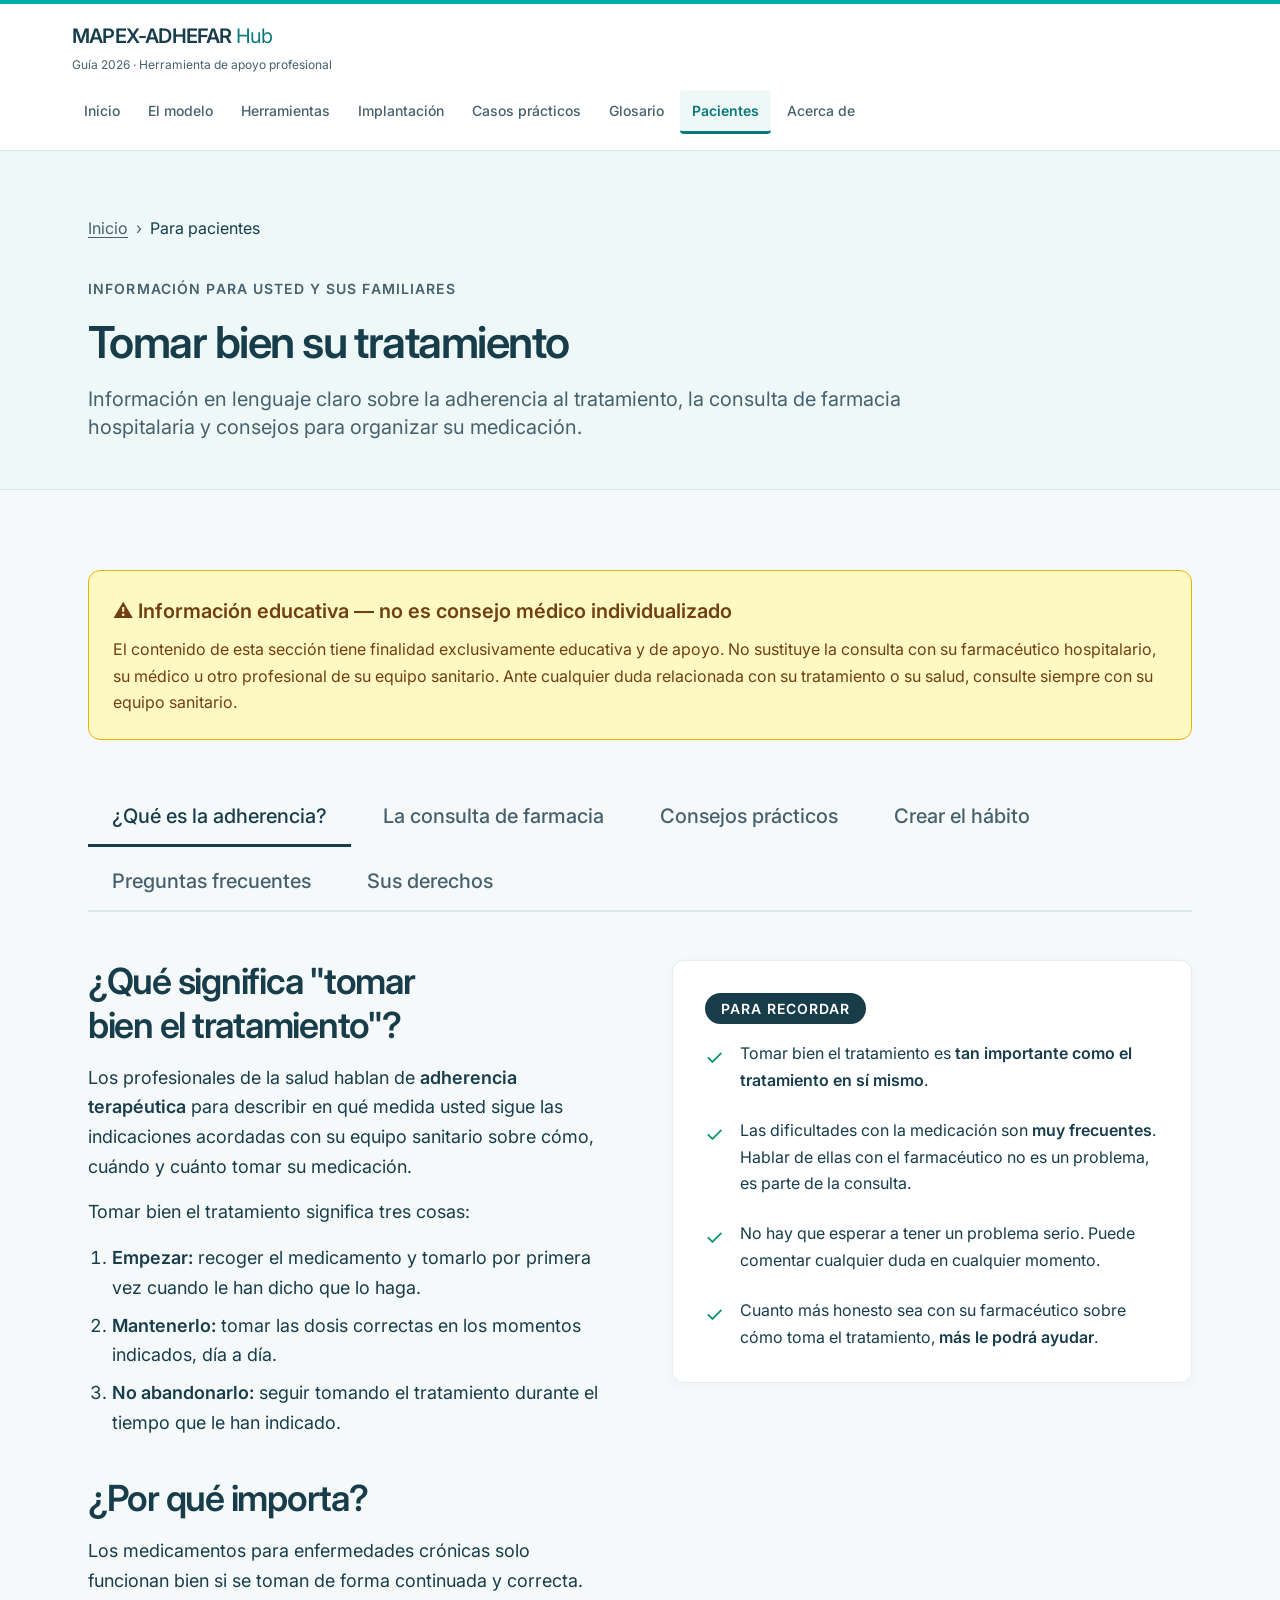
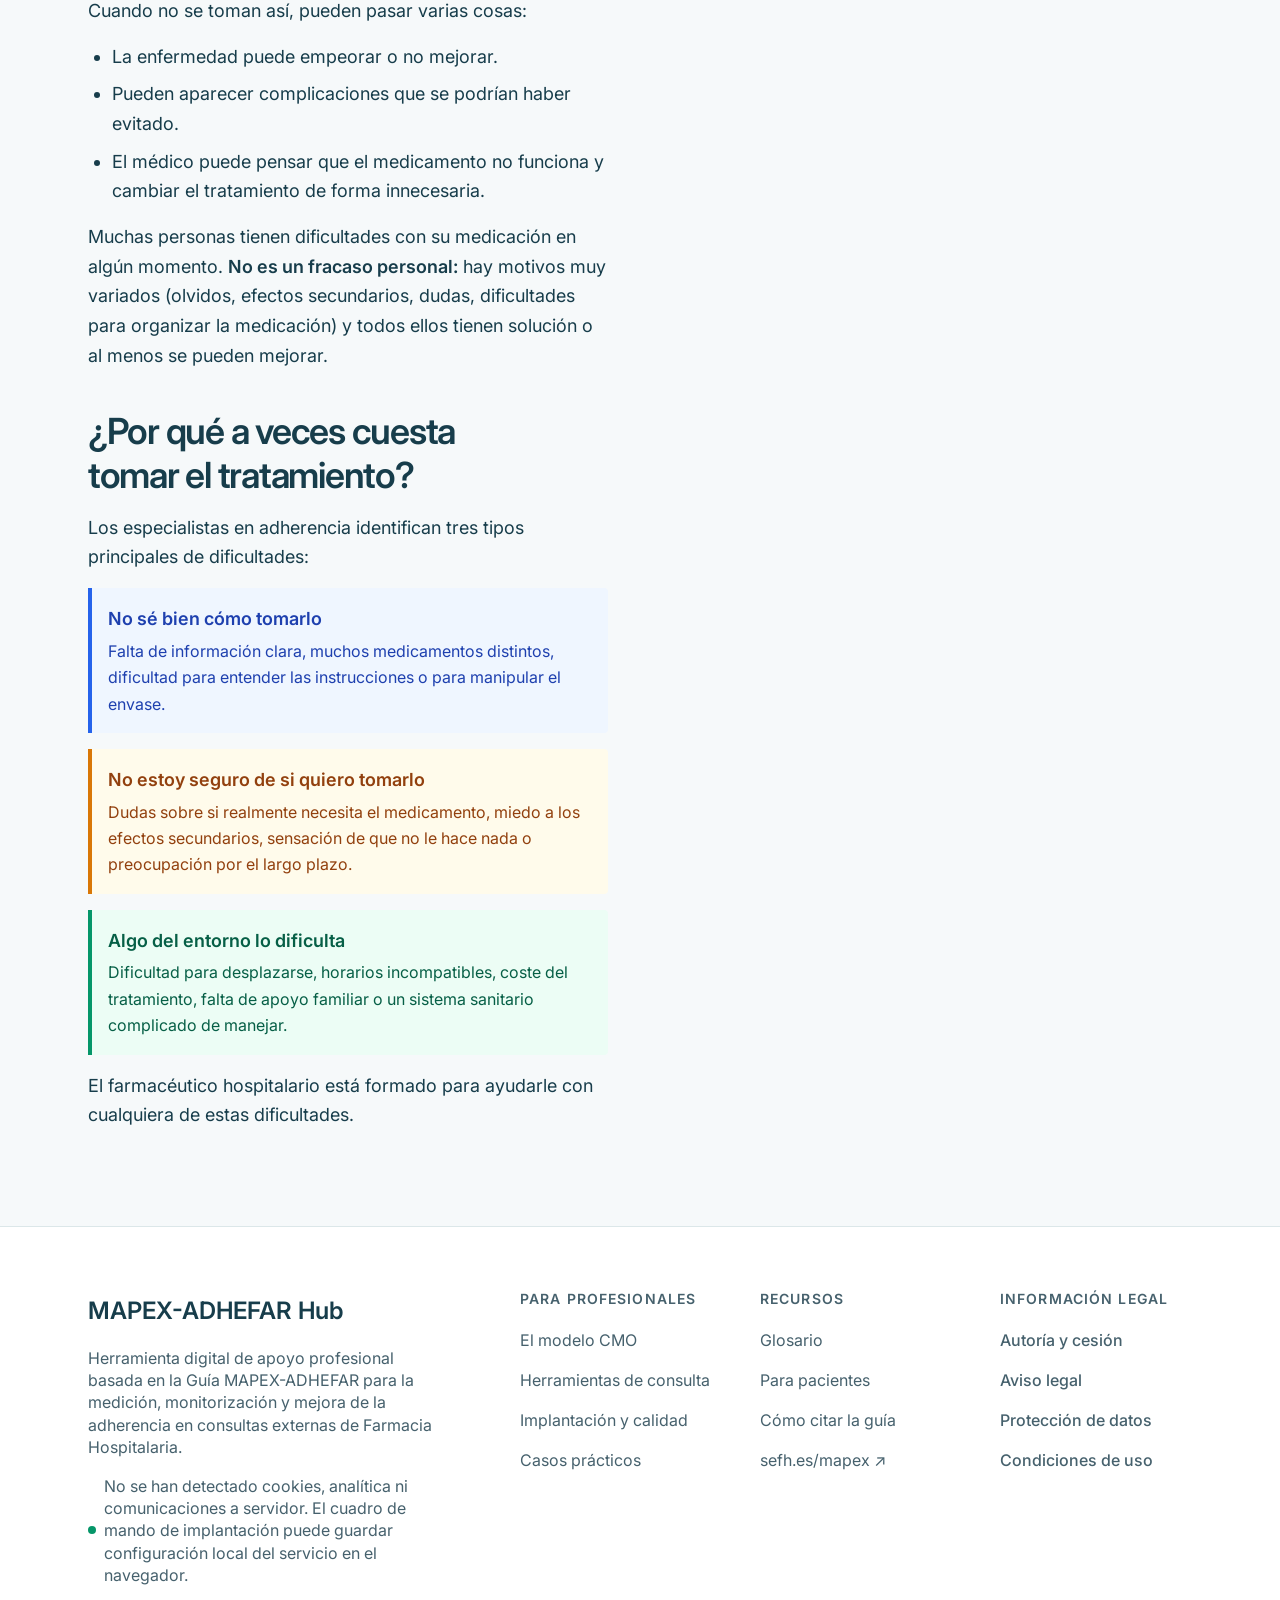
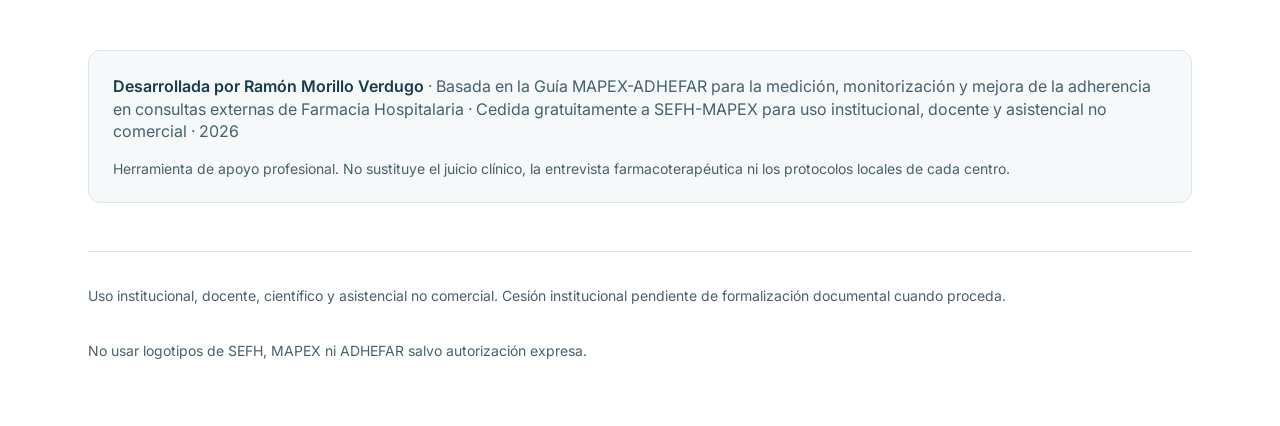
<file: pacientes.html>
<!DOCTYPE html>
<html lang="es">
<head>
  <meta charset="UTF-8">
  <meta name="viewport" content="width=device-width, initial-scale=1.0">
  <title>Para pacientes — MAPEX-ADHEFAR Hub</title>
  <meta name="description" content="Información en lenguaje claro para pacientes y cuidadores sobre adherencia al tratamiento, consulta de farmacia hospitalaria y consejos prácticos.">
  <meta property="og:title" content="Para pacientes — MAPEX-ADHEFAR Hub">
  <meta property="og:type" content="website">
  <meta property="og:locale" content="es_ES">
  <link rel="preconnect" href="https://fonts.googleapis.com">
  <link rel="preconnect" href="https://fonts.gstatic.com" crossorigin>
  <link href="https://fonts.googleapis.com/css2?family=Inter:wght@400;500;600&display=swap" rel="stylesheet">
  <link rel="stylesheet" href="css/tokens.css">
  <link rel="stylesheet" href="css/base.css">
  <link rel="stylesheet" href="css/layout.css">
  <link rel="stylesheet" href="css/components.css">
  <link rel="stylesheet" href="css/print.css">
  <style>
    .pac-tabs {
      display: flex;
      flex-wrap: wrap;
      gap: var(--sp-2);
      border-bottom: 2px solid var(--c-borde);
      margin-bottom: var(--sp-8);
    }
    .pac-tab {
      padding: var(--sp-3) var(--sp-5);
      font-size: var(--fs-md);
      font-family: var(--ff-body);
      font-weight: 500;
      border: none;
      border-bottom: 3px solid transparent;
      background: none;
      cursor: pointer;
      color: var(--c-texto-secundario);
      margin-bottom: -2px;
      transition: color var(--t-fast), border-color var(--t-fast);
      border-radius: var(--r-sm) var(--r-sm) 0 0;
    }
    .pac-tab:hover { color: var(--c-institucional); }
    .pac-tab[aria-selected="true"] {
      color: var(--c-institucional);
      border-bottom-color: var(--c-institucional);
      background: var(--c-fondo);
    }
    .pac-panel { display: none; }
    .pac-panel.visible { display: block; }

    .tip-grid {
      display: grid;
      grid-template-columns: repeat(auto-fill, minmax(min(100%, 280px), 1fr));
      gap: var(--sp-5);
      margin-top: var(--sp-6);
    }
    .tip-card {
      border: 1.5px solid var(--c-borde);
      border-radius: var(--r-md);
      padding: var(--sp-5);
      background: #fff;
    }
    .tip-num {
      display: inline-flex;
      align-items: center;
      justify-content: center;
      width: 2.5rem;
      height: 2.5rem;
      border-radius: 50%;
      background: var(--c-institucional);
      color: #fff;
      font-weight: 700;
      font-size: var(--fs-md);
      margin-bottom: var(--sp-3);
    }
    .tip-card h3 {
      font-size: var(--fs-md);
      margin-bottom: var(--sp-2);
    }
    .tip-card p {
      font-size: var(--fs-sm);
      color: var(--c-texto-secundario);
      margin: 0;
    }

    .pregunta-lista {
      display: flex;
      flex-direction: column;
      gap: var(--sp-4);
      margin-top: var(--sp-5);
    }
    .pregunta-item {
      border: 1.5px solid var(--c-borde);
      border-radius: var(--r-md);
      overflow: hidden;
    }
    .pregunta-btn {
      width: 100%;
      text-align: left;
      padding: var(--sp-4) var(--sp-5);
      background: #fff;
      border: none;
      cursor: pointer;
      font-size: var(--fs-base);
      font-family: var(--ff-body);
      font-weight: 500;
      display: flex;
      justify-content: space-between;
      align-items: center;
      gap: var(--sp-4);
      color: var(--c-texto);
      transition: background var(--t-fast);
    }
    .pregunta-btn:hover { background: var(--c-fondo); }
    .pregunta-btn[aria-expanded="true"] { background: var(--c-fondo-alt); }
    .pregunta-btn .chevron {
      flex-shrink: 0;
      width: 1.25rem;
      height: 1.25rem;
      transition: transform var(--t-base);
    }
    .pregunta-btn[aria-expanded="true"] .chevron { transform: rotate(180deg); }
    .pregunta-contenido {
      display: none;
      padding: 0 var(--sp-5) var(--sp-5);
      background: var(--c-fondo-alt);
      font-size: var(--fs-base);
      color: var(--c-texto);
      line-height: var(--lh-body);
    }
    .pregunta-contenido.visible { display: block; }

    .derecho-grid {
      display: grid;
      grid-template-columns: repeat(auto-fill, minmax(min(100%, 260px), 1fr));
      gap: var(--sp-5);
      margin-top: var(--sp-6);
    }
    .derecho-card {
      border-left: 4px solid var(--c-institucional);
      padding: var(--sp-4) var(--sp-5);
      background: var(--c-fondo);
      border-radius: 0 var(--r-md) var(--r-md) 0;
    }
    .derecho-card h3 { font-size: var(--fs-md); margin-bottom: var(--sp-2); }
    .derecho-card p { font-size: var(--fs-sm); color: var(--c-texto-secundario); margin: 0; }

    .habito-steps {
      display: flex;
      flex-direction: column;
      gap: var(--sp-4);
      margin-top: var(--sp-5);
    }
    .habito-step {
      display: flex;
      gap: var(--sp-4);
      align-items: flex-start;
    }
    .habito-icon {
      flex-shrink: 0;
      width: 3rem;
      height: 3rem;
      border-radius: 50%;
      background: var(--c-institucional);
      color: #fff;
      display: flex;
      align-items: center;
      justify-content: center;
      font-size: 1.25rem;
    }
    .habito-step-body h3 { font-size: var(--fs-md); margin-bottom: var(--sp-1); }
    .habito-step-body p  { font-size: var(--fs-sm); color: var(--c-texto-secundario); margin: 0; }

    .disclaimer-box {
      background: #FEF9C3;
      border: 1.5px solid #EAB308;
      border-radius: var(--r-md);
      padding: var(--sp-5);
      margin-bottom: var(--sp-8);
      font-size: var(--fs-sm);
      color: #713F12;
    }
    .disclaimer-box strong { display: block; margin-bottom: var(--sp-2); font-size: var(--fs-md); }
  </style>
</head>
<body>
  <div id="site-header-placeholder"></div>

  <main id="contenido-principal">

    <div class="page-hero" style="background:var(--c-marca-claro)">
      <div class="container">
        <nav class="breadcrumb" aria-label="Ruta de navegación">
          <ol>
            <li><a href="index.html" style="color:var(--c-texto-secundario)">Inicio</a></li>
            <li style="color:var(--c-texto)">Para pacientes</li>
          </ol>
        </nav>
        <span class="eyebrow" style="color:var(--c-texto-secundario)">Información para usted y sus familiares</span>
        <h1 style="color:var(--c-texto)">Tomar bien su tratamiento</h1>
        <p class="lead" style="color:var(--c-texto-secundario)">Información en lenguaje claro sobre la adherencia al tratamiento, la consulta de farmacia hospitalaria y consejos para organizar su medicación.</p>
      </div>
    </div>

    <section class="section">
      <div class="container">

        <div class="disclaimer-box" role="note" aria-label="Aviso importante">
          <strong>⚠ Información educativa — no es consejo médico individualizado</strong>
          El contenido de esta sección tiene finalidad exclusivamente educativa y de apoyo. No sustituye la consulta con su farmacéutico hospitalario, su médico u otro profesional de su equipo sanitario. Ante cualquier duda relacionada con su tratamiento o su salud, consulte siempre con su equipo sanitario.
        </div>

        <div class="pac-tabs" role="tablist" aria-label="Secciones para pacientes">
          <button class="pac-tab" role="tab" aria-selected="true"  aria-controls="panel-adherencia" id="tab-adherencia">¿Qué es la adherencia?</button>
          <button class="pac-tab" role="tab" aria-selected="false" aria-controls="panel-consulta"   id="tab-consulta">La consulta de farmacia</button>
          <button class="pac-tab" role="tab" aria-selected="false" aria-controls="panel-consejos"   id="tab-consejos">Consejos prácticos</button>
          <button class="pac-tab" role="tab" aria-selected="false" aria-controls="panel-habitos"    id="tab-habitos">Crear el hábito</button>
          <button class="pac-tab" role="tab" aria-selected="false" aria-controls="panel-preguntas"  id="tab-preguntas">Preguntas frecuentes</button>
          <button class="pac-tab" role="tab" aria-selected="false" aria-controls="panel-derechos"   id="tab-derechos">Sus derechos</button>
        </div>

        <!-- PANEL 1: ¿Qué es la adherencia? -->
        <div class="pac-panel visible" id="panel-adherencia" role="tabpanel" aria-labelledby="tab-adherencia">
          <div class="grid-2" style="gap:var(--sp-10)">
            <div class="prose">
              <h2>¿Qué significa "tomar bien el tratamiento"?</h2>
              <p>Los profesionales de la salud hablan de <strong>adherencia terapéutica</strong> para describir en qué medida usted sigue las indicaciones acordadas con su equipo sanitario sobre cómo, cuándo y cuánto tomar su medicación.</p>
              <p>Tomar bien el tratamiento significa tres cosas:</p>
              <ol>
                <li><strong>Empezar:</strong> recoger el medicamento y tomarlo por primera vez cuando le han dicho que lo haga.</li>
                <li><strong>Mantenerlo:</strong> tomar las dosis correctas en los momentos indicados, día a día.</li>
                <li><strong>No abandonarlo:</strong> seguir tomando el tratamiento durante el tiempo que le han indicado.</li>
              </ol>

              <h2>¿Por qué importa?</h2>
              <p>Los medicamentos para enfermedades crónicas solo funcionan bien si se toman de forma continuada y correcta. Cuando no se toman así, pueden pasar varias cosas:</p>
              <ul>
                <li>La enfermedad puede empeorar o no mejorar.</li>
                <li>Pueden aparecer complicaciones que se podrían haber evitado.</li>
                <li>El médico puede pensar que el medicamento no funciona y cambiar el tratamiento de forma innecesaria.</li>
              </ul>
              <p>Muchas personas tienen dificultades con su medicación en algún momento. <strong>No es un fracaso personal:</strong> hay motivos muy variados (olvidos, efectos secundarios, dudas, dificultades para organizar la medicación) y todos ellos tienen solución o al menos se pueden mejorar.</p>

              <h2>¿Por qué a veces cuesta tomar el tratamiento?</h2>
              <p>Los especialistas en adherencia identifican tres tipos principales de dificultades:</p>
              <div style="display:flex;flex-direction:column;gap:var(--sp-4);margin-top:var(--sp-4)">
                <div style="border-left:4px solid var(--c-capacidad);padding:var(--sp-3) var(--sp-4);background:var(--c-capacidad-claro);border-radius:0 var(--r-sm) var(--r-sm) 0">
                  <strong style="color:var(--c-capacidad-texto)">No sé bien cómo tomarlo</strong>
                  <p style="margin:var(--sp-1) 0 0;font-size:var(--fs-sm);color:var(--c-capacidad-texto)">Falta de información clara, muchos medicamentos distintos, dificultad para entender las instrucciones o para manipular el envase.</p>
                </div>
                <div style="border-left:4px solid var(--c-motivacion);padding:var(--sp-3) var(--sp-4);background:var(--c-motivacion-claro);border-radius:0 var(--r-sm) var(--r-sm) 0">
                  <strong style="color:var(--c-motivacion-texto)">No estoy seguro de si quiero tomarlo</strong>
                  <p style="margin:var(--sp-1) 0 0;font-size:var(--fs-sm);color:var(--c-motivacion-texto)">Dudas sobre si realmente necesita el medicamento, miedo a los efectos secundarios, sensación de que no le hace nada o preocupación por el largo plazo.</p>
                </div>
                <div style="border-left:4px solid var(--c-oportunidad);padding:var(--sp-3) var(--sp-4);background:var(--c-oportunidad-claro);border-radius:0 var(--r-sm) var(--r-sm) 0">
                  <strong style="color:var(--c-oportunidad-texto)">Algo del entorno lo dificulta</strong>
                  <p style="margin:var(--sp-1) 0 0;font-size:var(--fs-sm);color:var(--c-oportunidad-texto)">Dificultad para desplazarse, horarios incompatibles, coste del tratamiento, falta de apoyo familiar o un sistema sanitario complicado de manejar.</p>
                </div>
              </div>
              <p style="margin-top:var(--sp-4)">El farmacéutico hospitalario está formado para ayudarle con cualquiera de estas dificultades.</p>
            </div>
            <div>
              <div class="card" style="position:sticky;top:calc(var(--header-h,64px) + var(--sp-4))">
                <div class="pillar-badge institucional" style="margin-bottom:var(--sp-4)">Para recordar</div>
                <ul style="list-style:none;padding:0;margin:0;display:flex;flex-direction:column;gap:var(--sp-4)">
                  <li style="display:flex;gap:var(--sp-3);align-items:flex-start">
                    <span style="color:var(--c-ok);font-size:1.2rem;flex-shrink:0">✓</span>
                    <span style="font-size:var(--fs-sm)">Tomar bien el tratamiento es <strong>tan importante como el tratamiento en sí mismo</strong>.</span>
                  </li>
                  <li style="display:flex;gap:var(--sp-3);align-items:flex-start">
                    <span style="color:var(--c-ok);font-size:1.2rem;flex-shrink:0">✓</span>
                    <span style="font-size:var(--fs-sm)">Las dificultades con la medicación son <strong>muy frecuentes</strong>. Hablar de ellas con el farmacéutico no es un problema, es parte de la consulta.</span>
                  </li>
                  <li style="display:flex;gap:var(--sp-3);align-items:flex-start">
                    <span style="color:var(--c-ok);font-size:1.2rem;flex-shrink:0">✓</span>
                    <span style="font-size:var(--fs-sm)">No hay que esperar a tener un problema serio. Puede comentar cualquier duda en cualquier momento.</span>
                  </li>
                  <li style="display:flex;gap:var(--sp-3);align-items:flex-start">
                    <span style="color:var(--c-ok);font-size:1.2rem;flex-shrink:0">✓</span>
                    <span style="font-size:var(--fs-sm)">Cuanto más honesto sea con su farmacéutico sobre cómo toma el tratamiento, <strong>más le podrá ayudar</strong>.</span>
                  </li>
                </ul>
              </div>
            </div>
          </div>
        </div>

        <!-- PANEL 2: La consulta de farmacia -->
        <div class="pac-panel" id="panel-consulta" role="tabpanel" aria-labelledby="tab-consulta">
          <div class="prose" style="max-width:800px;margin-inline:auto">
            <h2>¿Qué es la consulta de farmacia hospitalaria?</h2>
            <p>La <strong>consulta de farmacia hospitalaria para pacientes externos</strong> es una visita programada con un farmacéutico especialista, diferente de la farmacia de su barrio. En ella, el farmacéutico revisa su tratamiento, le explica cómo tomarlo correctamente y le ayuda a resolver cualquier problema relacionado con su medicación.</p>
            <p>Esta consulta puede ser presencial (en el hospital) o por teléfono o videollamada (telefarmacia), según lo que sea más cómodo para usted y lo que acuerde con su farmacéutico.</p>

            <h2>¿Qué pasa en la consulta?</h2>
            <div class="habito-steps" style="margin-bottom:var(--sp-6)">
              <div class="habito-step">
                <div class="habito-icon">1</div>
                <div class="habito-step-body">
                  <h3>Le preguntan cómo lleva el tratamiento</h3>
                  <p>El farmacéutico le pregunta sobre cómo toma sus medicamentos: si ha tenido dificultades, si ha olvidado alguna dosis, si ha notado algún efecto secundario o si tiene alguna duda. No es un examen: cuanto más honesto sea, mejor le podrán ayudar.</p>
                </div>
              </div>
              <div class="habito-step">
                <div class="habito-icon">2</div>
                <div class="habito-step-body">
                  <h3>Revisan los registros de su medicación</h3>
                  <p>El farmacéutico también puede consultar el historial de dispensaciones de su farmacia y sus análisis o resultados clínicos para tener una imagen completa de cómo está respondiendo al tratamiento.</p>
                </div>
              </div>
              <div class="habito-step">
                <div class="habito-icon">3</div>
                <div class="habito-step-body">
                  <h3>Identifican juntos las dificultades</h3>
                  <p>Si hay algún problema, el farmacéutico le ayuda a entender por qué está ocurriendo y a encontrar soluciones adaptadas a su situación. No se trata de juzgar, sino de entender.</p>
                </div>
              </div>
              <div class="habito-step">
                <div class="habito-icon">4</div>
                <div class="habito-step-body">
                  <h3>Acuerdan un objetivo para la próxima visita</h3>
                  <p>Al final de la consulta, usted y el farmacéutico acuerdan juntos un objetivo concreto y realizable hasta la próxima visita. Este objetivo es suyo, no impuesto desde fuera.</p>
                </div>
              </div>
              <div class="habito-step">
                <div class="habito-icon">5</div>
                <div class="habito-step-body">
                  <h3>Comprueban que ha entendido todo</h3>
                  <p>Antes de irse, el farmacéutico puede pedirle que explique con sus propias palabras lo que han hablado. Esto se llama <em>teach-back</em> y sirve para asegurarse de que la información ha quedado clara, no para evaluarle.</p>
                </div>
              </div>
            </div>

            <h2>¿Con qué frecuencia se hacen las visitas?</h2>
            <p>La frecuencia depende de su situación. Los pacientes con más dificultades para tomar el tratamiento suelen tener visitas más frecuentes. A medida que mejoran, las visitas se van espaciando. Su farmacéutico le explicará cuál es el plan previsto para usted.</p>

            <h2>¿Puedo hacer la consulta por teléfono o videollamada?</h2>
            <p>Sí. La atención por vía telemática (telefarmacia) es una opción disponible en muchos servicios de farmacia hospitalaria. Es especialmente útil si tiene dificultades para desplazarse, si vive lejos del hospital o si simplemente le resulta más cómodo. Pregunte a su farmacéutico si esta opción está disponible para usted.</p>
          </div>
        </div>

        <!-- PANEL 3: Consejos prácticos -->
        <div class="pac-panel" id="panel-consejos" role="tabpanel" aria-labelledby="tab-consejos">
          <h2>Consejos para organizar su medicación</h2>
          <p style="color:var(--c-texto-secundario);margin-bottom:var(--sp-2)">Pequeñas acciones que pueden marcar una gran diferencia.</p>
          <div class="tip-grid">
            <div class="tip-card">
              <div class="tip-num">1</div>
              <h3>Tome siempre a la misma hora</h3>
              <p>Asocie la toma del medicamento a una actividad fija del día (despertarse, comer, acostarse). Cuanto más automático sea, menos dependerá de la memoria.</p>
            </div>
            <div class="tip-card">
              <div class="tip-num">2</div>
              <h3>Use un pastillero semanal</h3>
              <p>Un pastillero organizado por días de la semana le permite ver de un vistazo si ha tomado la medicación y evita confusiones cuando hay varios medicamentos.</p>
            </div>
            <div class="tip-card">
              <div class="tip-num">3</div>
              <h3>Ponga el medicamento a la vista</h3>
              <p>Guarde los medicamentos en un lugar visible y seguro (no en el baño por la humedad) donde los vea todos los días. El ojo se acostumbra a lo que ve siempre en el mismo sitio.</p>
            </div>
            <div class="tip-card">
              <div class="tip-num">4</div>
              <h3>Use alarmas en el móvil</h3>
              <p>Configure una alarma diaria en el teléfono para la hora de la toma. Muchos teléfonos también permiten crear alarmas recurrentes diferenciadas por medicamento.</p>
            </div>
            <div class="tip-card">
              <div class="tip-num">5</div>
              <h3>No espere a quedarse sin medicación</h3>
              <p>Pida cita para recoger el medicamento antes de que se le acabe. Si espera hasta el último momento, un retraso administrativo puede dejarle sin tratamiento unos días.</p>
            </div>
            <div class="tip-card">
              <div class="tip-num">6</div>
              <h3>Si olvida una dosis, no doble la siguiente</h3>
              <p>Salvo que su médico o farmacéutico le hayan indicado otra cosa, si olvida una dosis no la recupere tomando el doble la siguiente vez. Siga con la pauta normal.</p>
            </div>
            <div class="tip-card">
              <div class="tip-num">7</div>
              <h3>Lleve siempre una lista de sus medicamentos</h3>
              <p>Tenga a mano (en el móvil o en papel) una lista actualizada de todos los medicamentos que toma, con las dosis y la frecuencia. Le será útil en urgencias o en cualquier otra consulta médica.</p>
            </div>
            <div class="tip-card">
              <div class="tip-num">8</div>
              <h3>Hable con su farmacéutico si algo le preocupa</h3>
              <p>Si tiene miedo a un efecto secundario, duda de si el medicamento le está haciendo efecto o simplemente no entiende para qué sirve, coméntelo en la próxima visita. No tome decisiones solo sobre su tratamiento.</p>
            </div>
            <div class="tip-card">
              <div class="tip-num">9</div>
              <h3>Involucre a alguien de confianza</h3>
              <p>Si lo necesita, pida a un familiar o persona de confianza que le ayude a organizar la medicación o a recordarle las tomas. Cuidar la adherencia también es cosa de dos.</p>
            </div>
            <div class="tip-card">
              <div class="tip-num">10</div>
              <h3>Registre sus dudas para la consulta</h3>
              <p>Anote en un papel o en el móvil las dudas o dificultades que vayan surgiendo entre visitas. Así no se le olvidará ninguna pregunta importante cuando esté en la consulta.</p>
            </div>
          </div>

          <div class="notice notice-info" style="margin-top:var(--sp-8)">
            <div class="notice-icon" aria-hidden="true">💊</div>
            <div>
              <strong>¿Pastillero especial?</strong> Si tiene muchos medicamentos distintos o le cuesta organizarlos, pregunte a su farmacéutico por los <strong>sistemas personalizados de dosificación (SPD)</strong>: blísteres o pastilleros preparados por la farmacia con su medicación ordenada por días y tomas. Son especialmente útiles para personas con muchos fármacos o con dificultad para recordar la pauta.
            </div>
          </div>
        </div>

        <!-- PANEL 4: Crear el hábito -->
        <div class="pac-panel" id="panel-habitos" role="tabpanel" aria-labelledby="tab-habitos">
          <div class="grid-2" style="gap:var(--sp-10)">
            <div class="prose">
              <h2>¿Cómo se convierte la medicación en un hábito?</h2>
              <p>Los hábitos se forman cuando repetimos una conducta en el mismo contexto, hasta que se vuelve automática. La medicación no es diferente: cuanto más la asocie a una rutina fija, menos esfuerzo mental le costará tomarla.</p>
              <p>Los especialistas en conducta de salud identifican tres elementos clave en un hábito:</p>

              <div class="habito-steps">
                <div class="habito-step">
                  <div class="habito-icon" style="background:var(--c-capacidad)">🔔</div>
                  <div class="habito-step-body">
                    <h3>La señal (lo que lo desencadena)</h3>
                    <p>Un momento del día, una acción que ya hace siempre (desayunar, lavarse los dientes) o una alarma. La señal "activa" el hábito de tomar la medicación.</p>
                  </div>
                </div>
                <div class="habito-step">
                  <div class="habito-icon" style="background:var(--c-motivacion)">💊</div>
                  <div class="habito-step-body">
                    <h3>La rutina (la acción en sí)</h3>
                    <p>Tomar el medicamento. Cuanto más simple y fácil sea el acto (medicación a mano, pastillero ya preparado), más fácil es convertirlo en hábito.</p>
                  </div>
                </div>
                <div class="habito-step">
                  <div class="habito-icon" style="background:var(--c-oportunidad)">✓</div>
                  <div class="habito-step-body">
                    <h3>La recompensa (lo que lo refuerza)</h3>
                    <p>No tiene que ser grande. Puede ser simplemente tachar el día en un calendario, mover una ficha de un bote a otro, o la satisfacción de ver el pastillero vacío al final de la semana.</p>
                  </div>
                </div>
              </div>

              <h2 style="margin-top:var(--sp-6)">Estrategias que funcionan</h2>
              <p><strong>Empiece por un cambio pequeño:</strong> Si tiene que tomar varios medicamentos, céntrese primero en el más importante y en crear un hábito sólido con ese. Luego añada los demás.</p>
              <p><strong>El "si... entonces":</strong> Formule el plan como "Si desayuno, entonces tomo el medicamento antes de levantarme de la mesa". Esta técnica de intención de implementación ha demostrado ser muy efectiva.</p>
              <p><strong>El entorno importa:</strong> Ponga el pastillero junto a la taza del desayuno. Cuelgue un recordatorio en la nevera. El entorno visual ayuda a recordar.</p>
              <p><strong>No busque la perfección:</strong> Si falla un día, no lo interprete como un fracaso. Los hábitos se construyen con consistencia a lo largo del tiempo, no con perfección diaria.</p>
            </div>
            <div>
              <div class="card">
                <div class="pillar-badge acento" style="margin-bottom:var(--sp-4)">Plan personal de toma</div>
                <p style="font-size:var(--fs-sm);color:var(--c-texto-secundario);margin-bottom:var(--sp-5)">Rellene este esquema mentalmente o en papel y compártalo con su farmacéutico:</p>
                <div style="display:flex;flex-direction:column;gap:var(--sp-4)">
                  <div style="background:var(--c-fondo);border-radius:var(--r-sm);padding:var(--sp-4)">
                    <div style="font-size:var(--fs-xs);font-weight:700;text-transform:uppercase;letter-spacing:.05em;color:var(--c-texto-secundario);margin-bottom:var(--sp-2)">Mi señal</div>
                    <p style="font-size:var(--fs-sm);margin:0">¿A qué momento del día o a qué actividad voy a asociar la toma?</p>
                    <div style="border-bottom:1.5px dashed var(--c-borde);margin-top:var(--sp-3);min-height:2rem"></div>
                  </div>
                  <div style="background:var(--c-fondo);border-radius:var(--r-sm);padding:var(--sp-4)">
                    <div style="font-size:var(--fs-xs);font-weight:700;text-transform:uppercase;letter-spacing:.05em;color:var(--c-texto-secundario);margin-bottom:var(--sp-2)">Mi rutina</div>
                    <p style="font-size:var(--fs-sm);margin:0">¿Dónde estará el medicamento? ¿Cómo lo tomaré exactamente?</p>
                    <div style="border-bottom:1.5px dashed var(--c-borde);margin-top:var(--sp-3);min-height:2rem"></div>
                  </div>
                  <div style="background:var(--c-fondo);border-radius:var(--r-sm);padding:var(--sp-4)">
                    <div style="font-size:var(--fs-xs);font-weight:700;text-transform:uppercase;letter-spacing:.05em;color:var(--c-texto-secundario);margin-bottom:var(--sp-2)">Mi recompensa</div>
                    <p style="font-size:var(--fs-sm);margin:0">¿Cómo me recompensaré (aunque sea de forma simbólica) cuando lo haga?</p>
                    <div style="border-bottom:1.5px dashed var(--c-borde);margin-top:var(--sp-3);min-height:2rem"></div>
                  </div>
                  <div style="background:var(--c-fondo);border-radius:var(--r-sm);padding:var(--sp-4)">
                    <div style="font-size:var(--fs-xs);font-weight:700;text-transform:uppercase;letter-spacing:.05em;color:var(--c-texto-secundario);margin-bottom:var(--sp-2)">Mi plan B</div>
                    <p style="font-size:var(--fs-sm);margin:0">¿Qué haré si ese día cambia mi rutina habitual?</p>
                    <div style="border-bottom:1.5px dashed var(--c-borde);margin-top:var(--sp-3);min-height:2rem"></div>
                  </div>
                </div>
                <p class="print-only" style="font-size:var(--fs-xs);color:var(--c-texto-secundario);margin-top:var(--sp-4)">Recurso educativo — MAPEX-ADHEFAR Hub · adhefarmapexhub</p>
              </div>
            </div>
          </div>
        </div>

        <!-- PANEL 5: Preguntas frecuentes -->
        <div class="pac-panel" id="panel-preguntas" role="tabpanel" aria-labelledby="tab-preguntas">
          <div style="max-width:800px;margin-inline:auto">
            <h2>Preguntas frecuentes</h2>
            <p style="color:var(--c-texto-secundario);margin-bottom:var(--sp-6)">Respuestas a las dudas más comunes sobre la medicación y la consulta de farmacia.</p>

            <div class="pregunta-lista">

              <div class="pregunta-item">
                <button class="pregunta-btn" aria-expanded="false" aria-controls="resp-1" id="preg-1" type="button">
                  ¿Qué pasa si me olvido de tomar una pastilla?
                  <svg class="chevron" viewBox="0 0 20 20" fill="currentColor" aria-hidden="true"><path fill-rule="evenodd" d="M5.23 7.21a.75.75 0 011.06.02L10 11.168l3.71-3.938a.75.75 0 111.08 1.04l-4.25 4.5a.75.75 0 01-1.08 0l-4.25-4.5a.75.75 0 01.02-1.06z" clip-rule="evenodd"/></svg>
                </button>
                <div class="pregunta-contenido" id="resp-1" role="region" aria-labelledby="preg-1">
                  <p>En la mayoría de los casos, si se da cuenta pronto, tome la dosis olvidada. Si ya es casi la hora de la siguiente dosis, salte la olvidada y continúe con la pauta normal. <strong>Nunca tome el doble de dosis para compensar</strong>, salvo que su médico o farmacéutico le hayan indicado lo contrario específicamente para su medicamento.</p>
                  <p>Si los olvidos son frecuentes, coméntelo con su farmacéutico: hay estrategias que pueden ayudarle.</p>
                </div>
              </div>

              <div class="pregunta-item">
                <button class="pregunta-btn" aria-expanded="false" aria-controls="resp-2" id="preg-2" type="button">
                  Siento que el medicamento no me hace nada. ¿Para qué tomarlo?
                  <svg class="chevron" viewBox="0 0 20 20" fill="currentColor" aria-hidden="true"><path fill-rule="evenodd" d="M5.23 7.21a.75.75 0 011.06.02L10 11.168l3.71-3.938a.75.75 0 111.08 1.04l-4.25 4.5a.75.75 0 01-1.08 0l-4.25-4.5a.75.75 0 01.02-1.06z" clip-rule="evenodd"/></svg>
                </button>
                <div class="pregunta-contenido" id="resp-2" role="region" aria-labelledby="preg-2">
                  <p>Esta es una duda muy frecuente, especialmente en enfermedades crónicas donde el medicamento actúa de forma preventiva o controlando algo que no se nota directamente. Muchos tratamientos funcionan "por dentro" sin que usted note nada: por ejemplo, controlando la inflamación, evitando que la enfermedad avance o previniendo complicaciones futuras.</p>
                  <p>Si tiene esta duda, es importante que se la cuente a su farmacéutico o médico. Ellos le pueden explicar exactamente para qué sirve su medicamento y cómo sabrán si está funcionando, aunque usted no lo note.</p>
                </div>
              </div>

              <div class="pregunta-item">
                <button class="pregunta-btn" aria-expanded="false" aria-controls="resp-3" id="preg-3" type="button">
                  Me preocupan los efectos secundarios. ¿Qué hago?
                  <svg class="chevron" viewBox="0 0 20 20" fill="currentColor" aria-hidden="true"><path fill-rule="evenodd" d="M5.23 7.21a.75.75 0 011.06.02L10 11.168l3.71-3.938a.75.75 0 111.08 1.04l-4.25 4.5a.75.75 0 01-1.08 0l-4.25-4.5a.75.75 0 01.02-1.06z" clip-rule="evenodd"/></svg>
                </button>
                <div class="pregunta-contenido" id="resp-3" role="region" aria-labelledby="preg-3">
                  <p>Es completamente normal preocuparse por los efectos secundarios. Pero <strong>nunca deje de tomar un medicamento por su cuenta por miedo a efectos secundarios sin hablarlo antes con su médico o farmacéutico</strong>: interrumpir un tratamiento de forma brusca puede tener consecuencias para su salud.</p>
                  <p>Si nota un efecto secundario, anótelo (cuándo aparece, cuánto dura, cómo de intenso es) y coméntelo en su próxima consulta o, si es grave, contacte con su equipo sanitario antes. Muchos efectos secundarios desaparecen con el tiempo o se pueden manejar ajustando la hora de toma, tomando el medicamento con comida, etc.</p>
                </div>
              </div>

              <div class="pregunta-item">
                <button class="pregunta-btn" aria-expanded="false" aria-controls="resp-4" id="preg-4" type="button">
                  Me encuentro mejor. ¿Puedo dejar el tratamiento?
                  <svg class="chevron" viewBox="0 0 20 20" fill="currentColor" aria-hidden="true"><path fill-rule="evenodd" d="M5.23 7.21a.75.75 0 011.06.02L10 11.168l3.71-3.938a.75.75 0 111.08 1.04l-4.25 4.5a.75.75 0 01-1.08 0l-4.25-4.5a.75.75 0 01.02-1.06z" clip-rule="evenodd"/></svg>
                </button>
                <div class="pregunta-contenido" id="resp-4" role="region" aria-labelledby="preg-4">
                  <p>Que se encuentre mejor es una buena señal y puede significar que el tratamiento está funcionando. Sin embargo, <strong>en la mayoría de las enfermedades crónicas, encontrarse mejor no significa que el tratamiento ya no sea necesario</strong>. Muchos medicamentos crónicos actúan de forma preventiva o controlando la enfermedad de fondo.</p>
                  <p>Si cree que podría dejar el tratamiento, coméntelo con su médico o farmacéutico. Ellos le evaluarán y tomarán esa decisión de forma segura. Nunca lo decida solo.</p>
                </div>
              </div>

              <div class="pregunta-item">
                <button class="pregunta-btn" aria-expanded="false" aria-controls="resp-5" id="preg-5" type="button">
                  Tengo muchos medicamentos distintos y me lío. ¿Qué puedo hacer?
                  <svg class="chevron" viewBox="0 0 20 20" fill="currentColor" aria-hidden="true"><path fill-rule="evenodd" d="M5.23 7.21a.75.75 0 011.06.02L10 11.168l3.71-3.938a.75.75 0 111.08 1.04l-4.25 4.5a.75.75 0 01-1.08 0l-4.25-4.5a.75.75 0 01.02-1.06z" clip-rule="evenodd"/></svg>
                </button>
                <div class="pregunta-contenido" id="resp-5" role="region" aria-labelledby="preg-5">
                  <p>Es una situación muy frecuente. Su farmacéutico puede ayudarle de varias formas:</p>
                  <ul>
                    <li><strong>Simplificar la pauta</strong> siempre que sea posible (hablar con el médico para reducir el número de tomas o cambiar a presentaciones más cómodas).</li>
                    <li><strong>Preparar un sistema de pastillero</strong> (SPD) con toda su medicación ordenada por días y tomas, para que no tenga que pensar cuántas pastillas tomar en cada momento.</li>
                    <li><strong>Hacer una lista clara</strong> de todos sus medicamentos con la dosis y el horario de cada uno.</li>
                  </ul>
                  <p>Pídalo en su próxima consulta de farmacia.</p>
                </div>
              </div>

              <div class="pregunta-item">
                <button class="pregunta-btn" aria-expanded="false" aria-controls="resp-6" id="preg-6" type="button">
                  ¿Qué es la consulta de telefarmacia y cómo funciona?
                  <svg class="chevron" viewBox="0 0 20 20" fill="currentColor" aria-hidden="true"><path fill-rule="evenodd" d="M5.23 7.21a.75.75 0 011.06.02L10 11.168l3.71-3.938a.75.75 0 111.08 1.04l-4.25 4.5a.75.75 0 01-1.08 0l-4.25-4.5a.75.75 0 01.02-1.06z" clip-rule="evenodd"/></svg>
                </button>
                <div class="pregunta-contenido" id="resp-6" role="region" aria-labelledby="preg-6">
                  <p>La <strong>telefarmacia</strong> es una consulta con su farmacéutico hospitalario a distancia, por teléfono o videollamada, sin necesidad de desplazarse al hospital. Tiene el mismo contenido que una consulta presencial: revisión del tratamiento, resolución de dudas, seguimiento de cómo le va con la medicación.</p>
                  <p>Es especialmente útil si tiene dificultades para moverse, si vive lejos del hospital, si está en un período estable de su enfermedad o si simplemente le resulta más cómodo. No todos los hospitales ofrecen esta modalidad para todos los pacientes, así que pregunte a su farmacéutico si está disponible en su caso.</p>
                </div>
              </div>

              <div class="pregunta-item">
                <button class="pregunta-btn" aria-expanded="false" aria-controls="resp-7" id="preg-7" type="button">
                  ¿Mis datos en estas herramientas son seguros?
                  <svg class="chevron" viewBox="0 0 20 20" fill="currentColor" aria-hidden="true"><path fill-rule="evenodd" d="M5.23 7.21a.75.75 0 011.06.02L10 11.168l3.71-3.938a.75.75 0 111.08 1.04l-4.25 4.5a.75.75 0 01-1.08 0l-4.25-4.5a.75.75 0 01.02-1.06z" clip-rule="evenodd"/></svg>
                </button>
                <div class="pregunta-contenido" id="resp-7" role="region" aria-labelledby="preg-7">
                  <p>Este sitio web <strong>no recoge, almacena ni envía ningún dato personal</strong>. Todas las herramientas interactivas funcionan íntegramente en su navegador: nada sale de su dispositivo. Este sitio tampoco utiliza herramientas de seguimiento ni analítica web.</p>
                  <p>Además, las herramientas de este sitio están diseñadas para el uso de profesionales sanitarios con datos anónimos o de configuración del servicio, no para que los pacientes introduzcan sus datos personales o clínicos.</p>
                </div>
              </div>

            </div>
          </div>
        </div>

        <!-- PANEL 6: Sus derechos -->
        <div class="pac-panel" id="panel-derechos" role="tabpanel" aria-labelledby="tab-derechos">
          <div style="max-width:900px;margin-inline:auto">
            <h2>Sus derechos como paciente en la consulta de farmacia</h2>
            <p style="color:var(--c-texto-secundario);margin-bottom:var(--sp-6)">Como paciente que recibe atención farmacéutica especializada, tiene una serie de derechos que es importante que conozca.</p>

            <div class="derecho-grid">
              <div class="derecho-card">
                <h3>Información comprensible</h3>
                <p>Tiene derecho a recibir información sobre su tratamiento en un lenguaje que pueda entender, sin tecnicismos innecesarios. Puede pedir que le expliquen algo tantas veces como necesite.</p>
              </div>
              <div class="derecho-card">
                <h3>Participar en las decisiones</h3>
                <p>Tiene derecho a participar en las decisiones sobre su tratamiento. Los objetivos terapéuticos y el plan de seguimiento se deben acordar con usted, no imponerse.</p>
              </div>
              <div class="derecho-card">
                <h3>Confidencialidad</h3>
                <p>Toda la información que comparta en la consulta es confidencial y está protegida por la legislación sobre protección de datos y el secreto profesional.</p>
              </div>
              <div class="derecho-card">
                <h3>Negarse a recibir un tratamiento</h3>
                <p>Tiene derecho a negarse a tomar un tratamiento o a interrumpirlo. En ese caso, el equipo sanitario debe informarle de las consecuencias y documentar su decisión.</p>
              </div>
              <div class="derecho-card">
                <h3>Segunda opinión</h3>
                <p>Tiene derecho a solicitar una segunda opinión sobre su tratamiento o su diagnóstico.</p>
              </div>
              <div class="derecho-card">
                <h3>Acceso a su historial</h3>
                <p>Tiene derecho a acceder a su historial clínico y a los registros de dispensación de su medicación.</p>
              </div>
              <div class="derecho-card">
                <h3>Atención sin discriminación</h3>
                <p>Tiene derecho a recibir atención farmacéutica de calidad independientemente de su edad, género, origen, situación económica o cualquier otra condición personal.</p>
              </div>
              <div class="derecho-card">
                <h3>Presentar reclamaciones</h3>
                <p>Si no está satisfecho con la atención recibida, tiene derecho a presentar una reclamación a través del servicio de atención al paciente de su hospital.</p>
              </div>
            </div>

            <div class="notice notice-info" style="margin-top:var(--sp-8)">
              <div class="notice-icon" aria-hidden="true">ℹ</div>
              <div>
                <strong>Recuerde:</strong> Sus derechos como paciente están recogidos en la Ley 41/2002, de 14 de noviembre, básica reguladora de la autonomía del paciente y de derechos y obligaciones en materia de información y documentación clínica. Para más información, puede consultar a su equipo sanitario o al servicio de atención al paciente de su hospital.
              </div>
            </div>
          </div>
        </div>

      </div>
    </section>

  </main>

  <div id="site-footer-placeholder"></div>
  <script src="js/nav.js"></script>
  <script>
  (function () {
    'use strict';

    // Tabs
    const tabs = document.querySelectorAll('.pac-tab');
    const panels = document.querySelectorAll('.pac-panel');

    tabs.forEach(tab => {
      tab.addEventListener('click', function () {
        tabs.forEach(t => { t.setAttribute('aria-selected', 'false'); });
        panels.forEach(p => p.classList.remove('visible'));
        this.setAttribute('aria-selected', 'true');
        document.getElementById(this.getAttribute('aria-controls')).classList.add('visible');
      });
      tab.addEventListener('keydown', function (e) {
        const arr = Array.from(tabs);
        const idx = arr.indexOf(this);
        if (e.key === 'ArrowRight') { arr[(idx + 1) % arr.length].focus(); arr[(idx + 1) % arr.length].click(); }
        if (e.key === 'ArrowLeft')  { arr[(idx - 1 + arr.length) % arr.length].focus(); arr[(idx - 1 + arr.length) % arr.length].click(); }
      });
    });

    // Accordion preguntas
    document.querySelectorAll('.pregunta-btn').forEach(btn => {
      btn.addEventListener('click', function () {
        const expanded = this.getAttribute('aria-expanded') === 'true';
        this.setAttribute('aria-expanded', String(!expanded));
        document.getElementById(this.getAttribute('aria-controls')).classList.toggle('visible', !expanded);
      });
    });

  })();
  </script>
</body>
</html>
</file>
<file: css/tokens.css>
:root {
  /* Pilares CMO */
  --c-capacidad: #2563EB;
  --c-capacidad-claro: #EFF6FF;
  --c-capacidad-oscuro: #1D4ED8;
  --c-capacidad-texto: #1E40AF;

  --c-motivacion: #D97706;
  --c-motivacion-claro: #FFFBEB;
  --c-motivacion-oscuro: #B45309;
  --c-motivacion-texto: #92400E;

  --c-oportunidad: #059669;
  --c-oportunidad-claro: #ECFDF5;
  --c-oportunidad-oscuro: #047857;
  --c-oportunidad-texto: #065F46;

  /* Identidad visual orientativa; no son códigos corporativos oficiales.
     Los tokens CMO y del semáforo conservan su significado documentado. */
  --c-marca: #08787C;
  --c-marca-hover: #06666A;
  --c-marca-vivo: #00AFA9;
  --c-marca-claro: #EDF8F7;
  --c-control-borde: #738C96;
  --c-foco: #08787C;

  /* Institucional */
  --c-institucional: #173D4B;
  --c-institucional-claro: #EDF8F7;
  --c-acento: #A60076;
  --c-acento-claro: #FBEFF7;
  --c-acento-texto: #80005B;

  /* Semáforo */
  --c-ok: #059669;
  --c-ok-claro: #D1FAE5;
  --c-parcial: #D97706;
  --c-parcial-claro: #FEF3C7;
  --c-no: #DC2626;
  --c-no-claro: #FEE2E2;

  /* Neutros */
  --c-fondo: #F6F9FA;
  --c-superficie: #FFFFFF;
  --c-texto: #173D4B;
  --c-texto-secundario: #46616D;
  --c-texto-tenue: #566F7A;
  --c-borde: #DCE7E9;
  --c-borde-claro: #E5EDEE;

  /* Tipografía */
  --ff-display: 'Inter', system-ui, -apple-system, sans-serif;
  --ff-body: 'Inter', system-ui, -apple-system, sans-serif;

  --fs-xs:   0.778rem;  /* ~14px */
  --fs-sm:   0.889rem;  /* ~16px */
  --fs-base: 1rem;      /* 18px  */
  --fs-md:   1.111rem;  /* ~20px */
  --fs-lg:   1.333rem;  /* ~24px */
  --fs-xl:   1.556rem;  /* ~28px */
  --fs-2xl:  2rem;      /* ~36px */
  --fs-3xl:  2.444rem;  /* ~44px */
  --fs-4xl:  3.111rem;  /* ~56px */

  --fw-regular: 400;
  --fw-medium:  500;
  --fw-semi:    600;

  --lh-tight:  1.2;
  --lh-snug:   1.4;
  --lh-base:   1.65;
  --lh-loose:  1.8;

  /* Escala principal de 8 px; 4 px para detalles ópticos. */
  --sp-1:  0.222rem;  /* 4px  */
  --sp-2:  0.444rem;  /* 8px  */
  --sp-3:  0.889rem;  /* 16px */
  --sp-4:  0.889rem;  /* 16px */
  --sp-5:  1.333rem;  /* 24px */
  --sp-6:  1.778rem;  /* 32px */
  --sp-7:  2.222rem;  /* 40px */
  --sp-8:  2.667rem;  /* 48px */
  --sp-10: 3.556rem;  /* 64px */
  --sp-12: 4.444rem;  /* 80px */
  --sp-14: 5.333rem;  /* 96px */
  --sp-16: 7.111rem;  /* 128px */

  /* Radios */
  --radius-sm:    4px;
  --radius:       8px;
  --radius-card:  12px;
  --radius-lg:    16px;
  --radius-pill:  999px;

  /* Alias usados por componentes de pacientes */
  --r-sm: var(--radius-sm);
  --r-md: var(--radius-card);

  /* Sombras */
  --shadow-xs: 0 1px 2px rgba(0,0,0,.06);
  --shadow-sm: 0 2px 8px rgba(23,61,75,.04);
  --shadow-md: 0 6px 20px rgba(23,61,75,.08);
  --shadow-lg: 0 4px 12px rgba(0,0,0,.08), 0 16px 48px rgba(0,0,0,.1);

  --header-h: 148px;

  /* Anchura máxima */
  --max-w: 1200px;
  --max-w-prose: 72ch;

  /* Transiciones */
  --t-fast:   150ms ease;
  --t-base:   250ms ease;
  --t-slow:   400ms ease;
}

@media (prefers-reduced-motion: reduce) {
  :root {
    --t-fast: 0ms;
    --t-base: 0ms;
    --t-slow: 0ms;
  }
}

@media (max-width: 1023px) { :root { --header-h: 96px; } }
</file>
<file: css/base.css>
/* Reset y base */
*, *::before, *::after {
  box-sizing: border-box;
  margin: 0;
  padding: 0;
}

html {
  font-size: 18px;
  scroll-behavior: smooth;
  -webkit-text-size-adjust: 100%;
}

body {
  font-family: var(--ff-body);
  font-size: var(--fs-base);
  line-height: var(--lh-base);
  color: var(--c-texto);
  background-color: var(--c-fondo);
  min-height: 100vh;
  display: flex;
  flex-direction: column;
}

main { flex: 1; }

/* Tipografía */
h1, h2, h3, h4, h5, h6 {
  font-family: var(--ff-display);
  font-weight: var(--fw-semi);
  line-height: var(--lh-tight);
  color: var(--c-texto);
}

h1 { font-size: var(--fs-3xl); }
h2 { font-size: var(--fs-2xl); }
h3 { font-size: var(--fs-xl); }
h4 { font-size: var(--fs-lg); }
h5 { font-size: var(--fs-md); }
h6 { font-size: var(--fs-base); }

p { margin-bottom: var(--sp-4); }
p:last-child { margin-bottom: 0; }

a {
  color: var(--c-marca);
  text-decoration: underline;
  text-underline-offset: 3px;
  transition: color var(--t-fast);
}
a:hover { color: var(--c-marca-hover); }

strong { font-weight: var(--fw-semi); }

/* Listas */
ul, ol {
  padding-left: var(--sp-5);
}
li { margin-bottom: var(--sp-2); }
li:last-child { margin-bottom: 0; }

/* Imágenes */
img, svg {
  display: block;
  max-width: 100%;
}

/* Inputs base */
input, select, textarea, button {
  font-family: inherit;
  font-size: inherit;
}

/* Accesibilidad: foco visible */
:focus-visible {
  outline: 3px solid var(--c-foco);
  outline-offset: 2px;
  border-radius: var(--radius-sm);
}

/* Skip link */
.skip-link {
  position: absolute;
  top: -100%;
  left: var(--sp-4);
  background: var(--c-acento);
  color: #fff;
  padding: var(--sp-3) var(--sp-5);
  border-radius: var(--radius);
  font-weight: var(--fw-semi);
  z-index: 9999;
  text-decoration: none;
  transition: top var(--t-fast);
}
.skip-link:focus { top: var(--sp-4); }

/* Visualmente oculto pero accesible */
.sr-only {
  position: absolute;
  width: 1px;
  height: 1px;
  padding: 0;
  margin: -1px;
  overflow: hidden;
  clip: rect(0,0,0,0);
  white-space: nowrap;
  border: 0;
}

/* Contenedor */
.container {
  width: 100%;
  max-width: var(--max-w);
  margin-inline: auto;
  padding-inline: var(--sp-5);
}

@media (min-width: 768px) {
  .container { padding-inline: var(--sp-6); }
}
@media (min-width: 1200px) {
  .container { padding-inline: var(--sp-8); }
}

/* Sección base */
.section {
  padding-block: var(--sp-12);
}
.section-alt {
  background-color: var(--c-institucional-claro);
}

/* Encabezado de sección */
.section-header {
  max-width: 64ch;
  margin-bottom: var(--sp-8);
}
.section-header.centered {
  margin-inline: auto;
  text-align: center;
}
.eyebrow {
  display: inline-block;
  font-family: var(--ff-body);
  font-size: var(--fs-xs);
  font-weight: var(--fw-semi);
  letter-spacing: .08em;
  text-transform: uppercase;
  color: var(--c-texto-secundario);
  margin-bottom: var(--sp-3);
}
.section-header h2 {
  margin-bottom: var(--sp-4);
}
.lead {
  font-size: var(--fs-md);
  color: var(--c-texto-secundario);
  line-height: var(--lh-snug);
  max-width: var(--max-w-prose);
}

/* Tabla base */
table {
  width: 100%;
  border-collapse: collapse;
  font-size: var(--fs-sm);
}
th, td {
  padding: var(--sp-3) var(--sp-4);
  text-align: left;
  border-bottom: 1px solid var(--c-borde-claro);
}
th {
  font-weight: var(--fw-semi);
  background: var(--c-fondo);
  color: var(--c-texto-secundario);
  font-size: var(--fs-xs);
  text-transform: uppercase;
  letter-spacing: .05em;
}
tr:last-child td { border-bottom: none; }

/* La cabecera sticky no debe ocultar destinos ni el foco. */
html { scroll-padding-top: 160px; }
[id] { scroll-margin-top: 160px; }
h1, h2 { letter-spacing: -.035em; text-wrap: balance; }
input, select, textarea { min-width: 0; }
input[type="checkbox"], input[type="radio"] { accent-color: var(--c-marca); }
button, a, input, select, textarea { -webkit-tap-highlight-color: transparent; }
@media (prefers-reduced-motion: reduce) {
  html { scroll-behavior: auto; }
  *, *::before, *::after { animation-duration: .01ms !important; transition-duration: .01ms !important; }
}
</file>
<file: css/layout.css>
/* ===== CABECERA COMPARTIDA ===== */
.site-header {
  position: sticky; top: 0; z-index: 100;
  background: var(--c-superficie);
  border-top: 4px solid var(--c-marca-vivo);
  border-bottom: 1px solid var(--c-borde);
}
.navbar {
  position: relative; display: flex; flex-wrap: wrap; align-items: center;
  gap: var(--sp-4); max-width: var(--max-w); margin-inline: auto;
  padding: var(--sp-4) var(--sp-5);
}
.nav-brand { display: flex; align-items: center; text-decoration: none; min-width: 0; }
.nav-logo { display: flex; flex-direction: column; gap: 8px; }
.nav-logo-title { font-size: var(--fs-md); font-weight: 600; color: var(--c-texto); letter-spacing: -.04em; line-height: 1.2; }
.nav-logo-title span { color: var(--c-marca); font-weight: 400; }
.nav-logo-sub { font-size: .667rem; color: var(--c-texto-secundario); line-height: 1.5; }
.nav-menu { display: none; list-style: none; padding: 0; margin: 0; gap: 4px; }
.nav-menu li { margin: 0; }
.nav-menu a {
  display: flex; align-items: center; min-height: 44px; padding: 8px 12px;
  font-size: var(--fs-xs); font-weight: 500; color: var(--c-texto-secundario);
  text-decoration: none; border-radius: var(--radius-sm);
  border-bottom: 3px solid transparent; white-space: nowrap;
  transition: color var(--t-fast), background var(--t-fast);
}
.nav-menu a:hover { background: var(--c-fondo); color: var(--c-marca); }
.nav-menu a[aria-current="page"] { color: var(--c-marca); background: var(--c-marca-claro); border-bottom-color: var(--c-marca); font-weight: 600; }
.nav-toggle {
  display: flex; flex-direction: column; justify-content: center; gap: 5px;
  width: 44px; height: 44px; margin-left: auto; padding: 10px;
  background: var(--c-superficie); border: 1px solid var(--c-control-borde);
  border-radius: var(--radius); cursor: pointer; flex-shrink: 0;
}
.nav-toggle span { display: block; width: 22px; height: 2px; background: var(--c-marca); transition: transform var(--t-fast), opacity var(--t-fast); }
.nav-toggle[aria-expanded="true"] span:nth-child(1) { transform: translateY(7px) rotate(45deg); }
.nav-toggle[aria-expanded="true"] span:nth-child(2) { opacity: 0; }
.nav-toggle[aria-expanded="true"] span:nth-child(3) { transform: translateY(-7px) rotate(-45deg); }
.nav-menu.is-open {
  display: flex; flex-direction: column; position: absolute; top: 100%; left: 0; right: 0;
  padding: var(--sp-4) var(--sp-5); background: var(--c-superficie);
  border-bottom: 1px solid var(--c-borde); box-shadow: var(--shadow-md);
  max-height: calc(100dvh - 100px); overflow-y: auto;
}
@media (min-width: 1024px) {
  .navbar { padding-inline: var(--sp-6); gap: 8px; }
  .nav-brand { flex-basis: 100%; padding-block: 4px 8px; }
  .nav-menu, .nav-menu.is-open { display: flex; flex-direction: row; align-items: center; position: static; padding: 0; border: none; box-shadow: none; max-height: none; overflow: visible; }
  .nav-toggle { display: none; }
}
@media (max-width: 420px) {
  .navbar { padding-inline: 16px; gap: 8px; }
  .nav-logo-title { font-size: 1rem; }
  .nav-logo-sub { font-size: .611rem; }
}

/* ===== FOOTER ===== */
.site-footer {
  background: var(--c-superficie);
  border-top: 1px solid var(--c-borde);
  color: var(--c-texto-secundario);
  padding-block: var(--sp-10);
  margin-top: auto;
}

.footer-grid {
  display: grid;
  gap: var(--sp-8);
}
@media (min-width: 640px) {
  .footer-grid { grid-template-columns: 1fr 1fr; }
}
@media (min-width: 960px) {
  .footer-grid { grid-template-columns: 2fr 1fr 1fr 1fr; }
}

.footer-brand .footer-logo {
  font-family: var(--ff-display);
  font-size: var(--fs-lg);
  font-weight: var(--fw-semi);
  color: var(--c-texto);
  text-decoration: none;
  display: inline-block;
  margin-bottom: var(--sp-3);
}
.footer-brand p {
  font-size: var(--fs-sm);
  line-height: var(--lh-snug);
  margin-bottom: var(--sp-4);
}

.footer-col h4 {
  font-family: var(--ff-body);
  font-size: var(--fs-xs);
  font-weight: var(--fw-semi);
  text-transform: uppercase;
  letter-spacing: .08em;
  color: var(--c-texto-secundario);
  margin-bottom: var(--sp-4);
}
.footer-col ul {
  list-style: none;
  padding: 0;
  margin: 0;
}
.footer-col li { margin-bottom: var(--sp-3); }
.footer-col a {
  font-size: var(--fs-sm);
  color: var(--c-texto-secundario);
  text-decoration: none;
  transition: color var(--t-fast);
}
.footer-col a:hover { color: var(--c-texto); }

.footer-bottom {
  margin-top: var(--sp-8);
  padding-top: var(--sp-6);
  border-top: 1px solid var(--c-borde);
  display: flex;
  flex-wrap: wrap;
  gap: var(--sp-4);
  justify-content: space-between;
  align-items: center;
}
.footer-bottom p, .footer-bottom a {
  font-size: var(--fs-xs);
  color: var(--c-texto-secundario);
}
.footer-bottom a:hover { color: var(--c-texto-secundario); }
.footer-privacy-notice {
  font-size: var(--fs-xs);
  color: var(--c-texto-secundario);
  display: flex;
  align-items: center;
  gap: var(--sp-2);
}
.footer-privacy-notice::before {
  content: '';
  display: inline-block;
  width: 8px;
  height: 8px;
  border-radius: var(--radius-pill);
  background: var(--c-oportunidad);
  flex-shrink: 0;
}

/* ===== GRIDS ===== */
.grid-2 {
  display: grid;
  gap: var(--sp-6);
}
.grid-3 {
  display: grid;
  gap: var(--sp-5);
}
.grid-4 {
  display: grid;
  gap: var(--sp-5);
}

@media (min-width: 640px) {
  .grid-2 { grid-template-columns: repeat(2, 1fr); }
  .grid-4 { grid-template-columns: repeat(2, 1fr); }
}
@media (min-width: 768px) {
  .grid-3 { grid-template-columns: repeat(3, 1fr); }
}
@media (min-width: 960px) {
  .grid-4 { grid-template-columns: repeat(4, 1fr); }
}

/* Span helpers */
@media (min-width: 640px) {
  .span-2 { grid-column: span 2; }
}
@media (min-width: 768px) {
  .span-3 { grid-column: span 3; }
}

/* Prose */
.prose {
  max-width: var(--max-w-prose);
}
.prose h2, .prose h3, .prose h4 {
  margin-top: var(--sp-7);
  margin-bottom: var(--sp-4);
}
.prose h2:first-child { margin-top: 0; }
.prose p { margin-bottom: var(--sp-4); }
.prose ul, .prose ol { margin-bottom: var(--sp-4); }

/* Breadcrumb */
.breadcrumb {
  display: flex;
  align-items: center;
  gap: var(--sp-2);
  font-size: var(--fs-sm);
  color: var(--c-texto-secundario);
  margin-bottom: var(--sp-6);
  flex-wrap: wrap;
}
.breadcrumb a {
  color: var(--c-texto-secundario);
}
.breadcrumb a:hover { color: var(--c-texto); }
.breadcrumb-sep { color: var(--c-borde); }

/* Page hero (interior pages) */
.page-hero {
  background: var(--c-marca-claro);
  color: var(--c-texto);
  border-bottom: 1px solid var(--c-borde);
  padding-block: var(--sp-10) var(--sp-8);
}
.page-hero .eyebrow { color: var(--c-marca); }
.page-hero h1 {
  color: var(--c-texto);
  margin-bottom: var(--sp-4);
  font-size: var(--fs-2xl);
}
.page-hero .lead { color: var(--c-texto-secundario); }

@media (min-width: 768px) {
  .page-hero h1 { font-size: var(--fs-3xl); }
}

/* ===== FOOTER LEGAL / AUTORÍA ===== */
.footer-brand-wide p {
  max-width: 62ch;
}

.footer-legal-links a {
  font-weight: var(--fw-medium);
}

.footer-attribution {
  margin-top: var(--sp-8);
  padding: var(--sp-5);
  border: 1px solid var(--c-borde);
  border-radius: var(--radius-card);
  background: var(--c-fondo);
  box-shadow: none;
}
.footer-attribution p {
  font-size: var(--fs-xs);
  color: var(--c-texto-secundario);
  line-height: var(--lh-snug);
  margin-bottom: var(--sp-3);
}
.footer-attribution p:first-child {
  font-size: var(--fs-sm);
  color: var(--c-texto-secundario);
}
.footer-attribution p:last-child {
  margin-bottom: 0;
  color: var(--c-texto-secundario);
}
.footer-attribution strong {
  color: var(--c-texto);
}

@media (min-width: 960px) {
  .footer-brand-wide {
    padding-right: var(--sp-6);
  }
}

/* ===== PÁGINA LEGAL / CESIÓN ===== */
.legal-shell {
  display: grid;
  gap: var(--sp-6);
}

.legal-toc {
  display: flex;
  flex-wrap: wrap;
  gap: var(--sp-3);
  padding: var(--sp-4);
  border: 1px solid var(--c-borde-claro);
  border-radius: var(--radius-card);
  background: var(--c-superficie);
  box-shadow: var(--shadow-xs);
}
.legal-toc a {
  display: inline-flex;
  align-items: center;
  min-height: 40px;
  padding: var(--sp-2) var(--sp-4);
  border-radius: var(--radius-pill);
  background: var(--c-institucional-claro);
  color: var(--c-institucional);
  font-size: var(--fs-sm);
  font-weight: var(--fw-semi);
  text-decoration: none;
}
.legal-toc a:hover,
.legal-toc a:focus-visible {
  background: var(--c-acento-claro);
  color: var(--c-acento-texto);
}

.legal-card {
  background: var(--c-superficie);
  border: 1px solid var(--c-borde-claro);
  border-radius: var(--radius-card);
  padding: clamp(var(--sp-5), 4vw, var(--sp-7));
  box-shadow: var(--shadow-sm);
  scroll-margin-top: 96px;
}
.legal-card h2 {
  margin-bottom: var(--sp-4);
}
.legal-card h3 {
  margin-top: var(--sp-6);
  margin-bottom: var(--sp-3);
  font-size: var(--fs-lg);
}
.legal-card .eyebrow {
  margin-bottom: var(--sp-2);
}
.legal-card ul {
  color: var(--c-texto-secundario);
}

.legal-highlight {
  margin-block: var(--sp-5);
  padding: var(--sp-4) var(--sp-5);
  border-left: 4px solid var(--c-acento);
  border-radius: var(--radius);
  background: var(--c-acento-claro);
  color: var(--c-acento-texto);
  font-size: var(--fs-sm);
}
.legal-highlight strong {
  color: var(--c-acento-texto);
}

.legal-field-list {
  display: grid;
  gap: var(--sp-3);
  padding: 0;
  list-style: none;
}
.legal-field-list li {
  padding: var(--sp-3) var(--sp-4);
  border: 1px solid var(--c-borde-claro);
  border-radius: var(--radius);
  background: var(--c-fondo);
  color: var(--c-texto-secundario);
}
.legal-field-list strong {
  color: var(--c-texto);
}

/* Evitar que el contenido de las columnas ensanche el documento. */
.grid-2 > *, .grid-3 > *, .grid-4 > *, .herr-layout > *, .diagrama-layout > * { min-width: 0; }
.footer-col a { display: inline-flex; align-items: center; min-height: 32px; }
.footer-col li { margin-bottom: 8px; }
@media (max-width: 639px) {
  .container { padding-inline: 20px; }
  h1 { font-size: var(--fs-2xl); }
}

/* Misma presentación de migas cuando la ruta usa una lista semántica. */
.breadcrumb ol { display: flex; flex-wrap: wrap; align-items: center; gap: 8px; list-style: none; padding: 0; margin: 0; }
.breadcrumb ol li { margin: 0; }
.breadcrumb ol li + li::before { content: '›'; margin-right: 8px; color: var(--c-texto-secundario); }
</file>
<file: css/components.css>
/* ===== BOTONES ===== */
.btn {
  display: inline-flex;
  align-items: center;
  justify-content: center;
  gap: var(--sp-2);
  padding: 0.667em 1.333em;
  font-family: var(--ff-body);
  font-size: var(--fs-sm);
  font-weight: var(--fw-semi);
  line-height: 1.4;
  border-radius: var(--radius);
  border: 2px solid transparent;
  cursor: pointer;
  text-decoration: none;
  white-space: normal;
  min-height: 44px;
  transition: background var(--t-fast), color var(--t-fast), border-color var(--t-fast), box-shadow var(--t-fast);
}

.btn-primary {
  background: var(--c-marca);
  color: #fff;
  border-color: var(--c-marca);
}
.btn-primary:hover {
  background: var(--c-marca-hover);
  border-color: var(--c-marca-hover);
  color: #fff;
}

.btn-secondary {
  background: transparent;
  color: var(--c-marca);
  border-color: var(--c-marca);
}
.btn-secondary:hover {
  background: var(--c-marca-claro);
}

.btn-ghost {
  background: transparent;
  color: var(--c-texto-secundario);
  border-color: var(--c-control-borde);
}
.btn-ghost:hover {
  background: var(--c-fondo);
  color: var(--c-texto);
  border-color: var(--c-texto-secundario);
}

.btn-sm {
  font-size: var(--fs-xs);
  padding: 0.4em 0.9em;
}
.btn-lg {
  font-size: var(--fs-md);
  padding: 0.75em 1.5em;
}

.btn[disabled], .btn:disabled {
  opacity: .45;
  cursor: not-allowed;
}

/* Grupo de botones */
.btn-group {
  display: flex;
  flex-wrap: wrap;
  gap: var(--sp-3);
  align-items: center;
}

/* ===== TARJETAS ===== */
.card {
  background: var(--c-superficie);
  border-radius: var(--radius-card);
  box-shadow: var(--shadow-sm);
  padding: var(--sp-6);
  border: 1px solid var(--c-borde-claro);
}

.card-bordered {
  box-shadow: none;
  border: 1.5px solid var(--c-borde);
}

/* Tarjeta de pilar CMO */
.pillar-card {
  border-radius: var(--radius-card);
  padding: var(--sp-6);
  border: 1.5px solid transparent;
}
.pillar-card.capacidad {
  background: var(--c-capacidad-claro);
  border-color: rgba(37,99,235,.2);
}
.pillar-card.motivacion {
  background: var(--c-motivacion-claro);
  border-color: rgba(217,119,6,.2);
}
.pillar-card.oportunidad {
  background: var(--c-oportunidad-claro);
  border-color: rgba(5,150,105,.2);
}

.pillar-badge {
  display: inline-flex;
  align-items: center;
  gap: var(--sp-2);
  font-size: var(--fs-xs);
  font-weight: var(--fw-semi);
  text-transform: uppercase;
  letter-spacing: .07em;
  padding: var(--sp-1) var(--sp-3);
  border-radius: var(--radius-pill);
  margin-bottom: var(--sp-4);
}
.pillar-badge.capacidad {
  background: var(--c-capacidad);
  color: #fff;
}
.pillar-badge.motivacion {
  background: var(--c-motivacion-oscuro);
  color: #fff;
}
.pillar-badge.oportunidad {
  background: var(--c-oportunidad-oscuro);
  color: #fff;
}
.pillar-badge.institucional {
  background: var(--c-institucional);
  color: #fff;
}
.pillar-badge.acento {
  background: var(--c-acento);
  color: #fff;
}

.pillar-card h3 {
  margin-bottom: var(--sp-3);
}
.pillar-card.capacidad h3 { color: var(--c-capacidad-texto); }
.pillar-card.motivacion h3 { color: var(--c-motivacion-texto); }
.pillar-card.oportunidad h3 { color: var(--c-oportunidad-texto); }

/* Tarjeta de característica (inicio) */
.feature-card {
  background: var(--c-superficie);
  border-radius: var(--radius-card);
  padding: var(--sp-6);
  border: 1.5px solid var(--c-borde-claro);
  box-shadow: var(--shadow-sm);
  transition: box-shadow var(--t-base), transform var(--t-base);
}
.feature-card:hover {
  box-shadow: var(--shadow-md);
  transform: translateY(-2px);
}
.feature-icon {
  width: 48px;
  height: 48px;
  border-radius: var(--radius-lg);
  display: flex;
  align-items: center;
  justify-content: center;
  margin-bottom: var(--sp-5);
  font-size: 1.4rem;
}
.feature-icon.azul { background: var(--c-capacidad-claro); color: var(--c-capacidad); }
.feature-icon.ambar { background: var(--c-motivacion-claro); color: var(--c-motivacion-oscuro); }
.feature-icon.verde { background: var(--c-oportunidad-claro); color: var(--c-oportunidad-oscuro); }
.feature-icon.violeta { background: var(--c-acento-claro); color: var(--c-acento); }

.feature-card h3 { margin-bottom: var(--sp-3); font-size: var(--fs-lg); }
.feature-card p { color: var(--c-texto-secundario); margin: 0; }

/* ===== FORMULARIOS ===== */
.form-group {
  display: flex;
  flex-direction: column;
  gap: var(--sp-2);
}
.form-group label {
  font-size: var(--fs-sm);
  font-weight: var(--fw-medium);
  color: var(--c-texto);
}
.form-group .hint {
  font-size: var(--fs-xs);
  color: var(--c-texto-secundario);
}

.input,
.select,
.textarea {
  width: 100%;
  padding: var(--sp-3) var(--sp-4);
  font-size: var(--fs-sm);
  color: var(--c-texto);
  background: var(--c-superficie);
  border: 1.5px solid var(--c-control-borde);
  border-radius: var(--radius);
  transition: border-color var(--t-fast), box-shadow var(--t-fast);
  line-height: var(--lh-snug);
}
.input:focus, .select:focus, .textarea:focus {
  outline: 3px solid var(--c-foco);
  outline-offset: 2px;
  border-color: var(--c-marca);
  box-shadow: none;
}
.input::placeholder, .textarea::placeholder {
  color: var(--c-texto-tenue);
}
.textarea { resize: vertical; min-height: 100px; }

/* Checkbox y radio */
.check-label {
  display: flex;
  align-items: flex-start;
  gap: var(--sp-3);
  cursor: pointer;
  padding: var(--sp-3);
  border-radius: var(--radius);
  border: 1.5px solid transparent;
  transition: background var(--t-fast), border-color var(--t-fast);
}
.check-label:hover {
  background: var(--c-fondo);
  border-color: var(--c-borde);
}
.check-label input[type="checkbox"],
.check-label input[type="radio"] {
  margin-top: 3px;
  width: 18px;
  height: 18px;
  accent-color: var(--c-acento);
  flex-shrink: 0;
}
.check-label.checked {
  background: var(--c-acento-claro);
  border-color: var(--c-acento);
}

/* Fieldset */
fieldset {
  border: none;
  padding: 0;
  margin: 0;
}
legend {
  font-size: var(--fs-sm);
  font-weight: var(--fw-semi);
  color: var(--c-texto);
  margin-bottom: var(--sp-4);
  padding: 0;
  width: 100%;
}

/* ===== RESULT BOX ===== */
.result-box {
  display: none;
  background: var(--c-fondo);
  border: 1.5px solid var(--c-borde);
  border-radius: var(--radius-card);
  padding: var(--sp-5);
  font-size: var(--fs-sm);
}
.result-box.visible { display: block; }
.result-box.ok { border-color: var(--c-ok); background: var(--c-ok-claro); }
.result-box.alerta { border-color: var(--c-parcial); background: var(--c-parcial-claro); }
.result-box.error { border-color: var(--c-no); background: var(--c-no-claro); }

/* ===== BADGE/CHIP ===== */
.badge {
  display: inline-block;
  font-size: var(--fs-xs);
  font-weight: var(--fw-semi);
  padding: 2px var(--sp-3);
  border-radius: var(--radius-pill);
  letter-spacing: .04em;
}
.badge-neutral { background: var(--c-fondo); color: var(--c-texto-secundario); border: 1px solid var(--c-borde); }
.badge-ok { background: var(--c-ok-claro); color: var(--c-oportunidad-texto); }
.badge-alerta { background: var(--c-parcial-claro); color: var(--c-motivacion-texto); }
.badge-error { background: var(--c-no-claro); color: #991B1B; }

/* ===== SEMÁFORO ===== */
.semaforo-item {
  display: flex;
  align-items: center;
  gap: var(--sp-4);
  padding: var(--sp-4);
  border-radius: var(--radius);
  border-left: 4px solid;
  background: var(--c-superficie);
}
.semaforo-item.ok { border-color: var(--c-ok); }
.semaforo-item.parcial { border-color: var(--c-parcial); }
.semaforo-item.no { border-color: var(--c-no); }
.semaforo-dot {
  width: 14px;
  height: 14px;
  border-radius: var(--radius-pill);
  flex-shrink: 0;
}
.semaforo-item.ok .semaforo-dot { background: var(--c-ok); }
.semaforo-item.parcial .semaforo-dot { background: var(--c-parcial); }
.semaforo-item.no .semaforo-dot { background: var(--c-no); }

/* ===== TABS ===== */
.tabs {
  border-bottom: 2px solid var(--c-borde-claro);
  display: flex;
  flex-wrap: wrap;
  gap: 0;
  margin-bottom: var(--sp-6);
}
.tab-btn {
  background: none;
  border: none;
  padding: var(--sp-4) var(--sp-5);
  font-size: var(--fs-sm);
  font-weight: var(--fw-medium);
  color: var(--c-texto-secundario);
  cursor: pointer;
  border-bottom: 2px solid transparent;
  margin-bottom: -2px;
  transition: color var(--t-fast), border-color var(--t-fast);
  white-space: normal;
  min-height: 44px;
}
.tab-btn:hover { color: var(--c-texto); }
.tab-btn[aria-selected="true"] {
  color: var(--c-acento);
  border-bottom-color: var(--c-acento);
  font-weight: var(--fw-semi);
}
.tab-panel { display: none; }
.tab-panel.active { display: block; }

/* ===== NOTICE/AVISO ===== */
.notice {
  display: flex;
  gap: var(--sp-4);
  padding: var(--sp-5);
  border-radius: var(--radius-card);
  font-size: var(--fs-sm);
  line-height: var(--lh-snug);
}
.notice-info {
  background: var(--c-institucional-claro);
  border-left: 4px solid var(--c-institucional);
}
.notice-warning {
  background: var(--c-parcial-claro);
  border-left: 4px solid var(--c-parcial);
}
.notice-privacidad {
  background: var(--c-oportunidad-claro);
  border-left: 4px solid var(--c-oportunidad);
}
.notice-disclaimer {
  background: var(--c-capacidad-claro);
  border-left: 4px solid var(--c-capacidad);
}
.notice-icon {
  font-size: var(--fs-lg);
  flex-shrink: 0;
  line-height: 1;
}

/* ===== PASO / STEP ===== */
.step {
  display: flex;
  gap: var(--sp-5);
  align-items: flex-start;
}
.step-number {
  display: flex;
  align-items: center;
  justify-content: center;
  width: 36px;
  height: 36px;
  border-radius: var(--radius-pill);
  background: var(--c-acento);
  color: #fff;
  font-size: var(--fs-sm);
  font-weight: var(--fw-semi);
  flex-shrink: 0;
  font-family: var(--ff-body);
}
.step-content h4 { margin-bottom: var(--sp-2); font-size: var(--fs-md); }
.step-content p { color: var(--c-texto-secundario); margin: 0; font-size: var(--fs-sm); }

/* ===== TABLA DE CONTENIDOS (interior) ===== */
.toc {
  background: var(--c-fondo);
  border: 1.5px solid var(--c-borde-claro);
  border-radius: var(--radius-card);
  padding: var(--sp-5);
  margin-bottom: var(--sp-8);
}
.toc h3 {
  font-size: var(--fs-sm);
  font-weight: var(--fw-semi);
  text-transform: uppercase;
  letter-spacing: .07em;
  color: var(--c-texto-secundario);
  margin-bottom: var(--sp-4);
}
.toc ol {
  margin: 0;
  padding-left: var(--sp-5);
}
.toc li { margin-bottom: var(--sp-2); }
.toc a {
  font-size: var(--fs-sm);
  color: var(--c-texto-secundario);
  text-decoration: none;
}
.toc a:hover { color: var(--c-acento); text-decoration: underline; }

/* Línea divisora */
.divider {
  border: none;
  border-top: 1px solid var(--c-borde-claro);
  margin-block: var(--sp-8);
}

/* Cita destacada */
.blockquote-ref {
  border-left: 4px solid var(--c-acento);
  padding: var(--sp-4) var(--sp-5);
  background: var(--c-acento-claro);
  border-radius: 0 var(--radius) var(--radius) 0;
  font-style: italic;
  color: var(--c-texto-secundario);
  font-size: var(--fs-sm);
  line-height: var(--lh-snug);
}
.blockquote-ref cite {
  display: block;
  margin-top: var(--sp-3);
  font-style: normal;
  font-weight: var(--fw-semi);
  font-size: var(--fs-xs);
  color: var(--c-texto);
}

/* Navegación secundaria y superficies de lectura */
.tab-btn, .caso-tab, .pac-tab, .filtro-btn { min-height: 44px; }
.toc a { display: inline-block; padding-block: 4px; }
.feature-icon svg, .puerta-icon svg { width: 26px; height: 26px; }
.feature-icon { border-radius: var(--radius); }
@media (prefers-reduced-motion: reduce) {
  .feature-card:hover { transform: none; }
}

/* El texto semántico usa variantes oscuras de la misma familia de color.
   Solo cambia la tinta: se conservan los colores de barras, bordes y semáforos.
   !important es necesario frente a los estilos inline de los resultados existentes. */
.result-box [style*="color:var(--c-motivacion)"],
.result-box [style*="color:var(--c-parcial)"] { color: var(--c-motivacion-texto) !important; }
.result-box [style*="color:var(--c-oportunidad)"],
.result-box [style*="color:var(--c-ok)"] { color: var(--c-oportunidad-texto) !important; }
.result-box [style*="color:var(--c-no)"] { color: #991B1B !important; }
</file>
<file: css/print.css>
@media print {
  /* Ocultar navegación y controles */
  .site-header,
  .site-footer,
  .nav-toggle,
  .btn-group,
  .no-print,
  .btn:not(.print-visible) {
    display: none !important;
  }

  /* Base de impresión */
  body {
    font-size: 11pt;
    line-height: 1.5;
    color: #000;
    background: #fff;
    font-family: Georgia, serif;
  }

  h1, h2, h3, h4 {
    font-family: Georgia, serif;
    color: #000;
    page-break-after: avoid;
  }

  /* Mostrar URL en enlaces */
  a::after {
    content: " (" attr(href) ")";
    font-size: 9pt;
    color: #555;
  }
  a[href^="#"]::after,
  a[href^="javascript"]::after {
    content: "";
  }

  /* Tarjetas: sin sombra ni borde decorativo */
  .card, .pillar-card, .feature-card {
    box-shadow: none;
    border: 1pt solid #ccc;
    break-inside: avoid;
  }

  /* Evitar saltos de página dentro de elementos */
  .step, .notice, .semaforo-item, tr {
    break-inside: avoid;
  }

  /* Ocultar resultados vacíos */
  .result-box:not(.visible) { display: none !important; }

  /* Márgenes de página */
  @page {
    margin: 2cm 1.5cm;
  }

  /* Pie de impresión */
  .print-footer {
    display: block !important;
    font-size: 9pt;
    color: #666;
    border-top: 1pt solid #ccc;
    padding-top: 6pt;
    margin-top: 24pt;
  }

  /* Herramientas de consulta: cabecera de impresión */
  .print-header {
    display: block !important;
    margin-bottom: 16pt;
    padding-bottom: 8pt;
    border-bottom: 2pt solid #000;
  }

  /* Checklist: mostrar casillas claramente */
  .check-label input[type="checkbox"] {
    appearance: none;
    -webkit-appearance: none;
    width: 12pt;
    height: 12pt;
    border: 1.5pt solid #000;
    display: inline-block;
    vertical-align: middle;
    margin-right: 6pt;
  }
  .check-label input[type="checkbox"]:checked::before {
    content: "✓";
    font-size: 10pt;
    line-height: 1;
  }

  /* Tabla de indicadores */
  table { font-size: 9pt; }
  th { background: #f0f0f0 !important; }
}

/* Clase utilitaria para elementos solo visibles en impresión */
.print-only {
  display: none;
}
.print-footer { display: none; }
.print-header { display: none; }

@media print {
  .print-only { display: block; }
}
</file>
<file: legacy/styles.css>
:root {
  --turquoise: #008c89;
  --petrol: #0b3c49;
  --light-turquoise: #ddf4f2;
  --light-gray: #f4f7f8;
  --text: #2e3a3f;
  --muted: #637277;
  --magenta: #c2187a;
  --orange: #f28c28;
  --white: #ffffff;
  --shadow: 0 24px 70px rgba(11, 60, 73, 0.14);
  --radius: 24px;
  --max-width: 1180px;
}

* { box-sizing: border-box; }
html { scroll-behavior: smooth; }
body {
  margin: 0;
  color: var(--text);
  font-family: system-ui, -apple-system, BlinkMacSystemFont, "Segoe UI", sans-serif;
  line-height: 1.6;
  background: var(--white);
}
body.menu-open { overflow: hidden; }
a { color: inherit; text-decoration: none; }
button, input, select, textarea { font: inherit; }
.container { width: min(100% - 32px, var(--max-width)); margin: 0 auto; }
.section { padding: 92px 0; position: relative; overflow: hidden; }
.section.alt { background: linear-gradient(135deg, var(--light-gray), #eefbf9); }
.sr-only { position: absolute; width: 1px; height: 1px; padding: 0; margin: -1px; overflow: hidden; clip: rect(0, 0, 0, 0); border: 0; }

.site-header {
  position: sticky;
  top: 0;
  z-index: 50;
  background: rgba(255, 255, 255, 0.9);
  backdrop-filter: blur(18px);
  border-bottom: 1px solid rgba(11, 60, 73, 0.08);
}
.navbar {
  width: min(100% - 32px, var(--max-width));
  min-height: 76px;
  margin: 0 auto;
  display: flex;
  align-items: center;
  justify-content: space-between;
  gap: 20px;
}
.brand { display: inline-flex; align-items: center; gap: 10px; color: var(--petrol); font-size: 1.08rem; letter-spacing: -0.02em; }
.brand-mark {
  display: grid;
  place-items: center;
  width: 42px;
  height: 42px;
  color: var(--white);
  background: radial-gradient(circle at 25% 20%, #37c8c4, var(--turquoise) 58%, var(--petrol));
  border-radius: 14px;
  font-weight: 800;
  box-shadow: 0 12px 26px rgba(0, 140, 137, 0.28);
}
.nav-menu { display: flex; align-items: center; gap: 4px; margin: 0; padding: 0; list-style: none; }
.nav-menu a { display: block; padding: 10px 12px; border-radius: 999px; color: #31515a; font-weight: 650; font-size: 0.92rem; transition: 0.2s ease; }
.nav-menu a:hover, .nav-menu a:focus { background: var(--light-turquoise); color: var(--petrol); }
.nav-menu .nav-cta { background: var(--petrol); color: var(--white); padding-inline: 18px; }
.nav-toggle { display: none; width: 44px; height: 44px; border: 0; background: var(--light-turquoise); border-radius: 12px; cursor: pointer; }
.nav-toggle span:not(.sr-only) { display: block; width: 21px; height: 2px; margin: 5px auto; background: var(--petrol); transition: 0.2s ease; }

.hero { min-height: 720px; display: flex; align-items: center; color: var(--white); background: var(--petrol); }
.hero-bg {
  position: absolute; inset: 0;
  background:
    radial-gradient(circle at 78% 20%, rgba(0, 140, 137, 0.58), transparent 30%),
    radial-gradient(circle at 12% 82%, rgba(194, 24, 122, 0.28), transparent 28%),
    linear-gradient(135deg, #082e38, #0b3c49 54%, #006e75);
}
.hero-bg::after {
  content: "";
  position: absolute; inset: 0;
  background-image: linear-gradient(rgba(255,255,255,0.05) 1px, transparent 1px), linear-gradient(90deg, rgba(255,255,255,0.05) 1px, transparent 1px);
  background-size: 42px 42px;
  mask-image: radial-gradient(circle at center, black, transparent 80%);
}
.hero-grid { position: relative; display: grid; grid-template-columns: 1.1fr 0.9fr; gap: 48px; align-items: center; }
.eyebrow { display: inline-flex; align-items: center; gap: 8px; color: var(--turquoise); text-transform: uppercase; letter-spacing: 0.12em; font-weight: 800; font-size: 0.78rem; }
.hero .eyebrow { color: #8df3ee; }
h1 { margin: 16px 0; font-size: clamp(3.6rem, 9vw, 7.8rem); line-height: 0.88; letter-spacing: -0.08em; }
.hero-subtitle { max-width: 780px; margin: 0; font-size: clamp(1.35rem, 2.2vw, 2.1rem); line-height: 1.2; font-weight: 750; }
.hero-text { max-width: 690px; color: rgba(255,255,255,0.82); font-size: 1.15rem; }
.hero-actions { display: flex; flex-wrap: wrap; gap: 14px; margin-top: 30px; }
.btn {
  display: inline-flex; align-items: center; justify-content: center; gap: 8px;
  min-height: 48px; padding: 12px 20px; border: 2px solid transparent;
  border-radius: 999px; cursor: pointer; font-weight: 800; transition: transform 0.2s ease, box-shadow 0.2s ease, background 0.2s ease;
}
.btn:hover { transform: translateY(-2px); }
.btn-primary { color: var(--white); background: linear-gradient(135deg, var(--turquoise), #00aaa4); box-shadow: 0 14px 34px rgba(0, 140, 137, 0.24); }
.btn-secondary { color: var(--petrol); background: var(--white); border-color: rgba(11, 60, 73, 0.08); }
.btn-ghost { color: var(--white); background: rgba(255,255,255,0.1); border-color: rgba(255,255,255,0.2); }
.hero-panel { min-height: 470px; position: relative; }
.orbital-card, .mini-card { position: absolute; border: 1px solid rgba(255,255,255,0.2); background: rgba(255,255,255,0.13); backdrop-filter: blur(18px); box-shadow: 0 30px 70px rgba(0,0,0,0.16); }
.main-card { inset: 70px 40px auto 40px; padding: 36px; border-radius: 34px; }
.main-card h2 { margin: 14px 0; font-size: 2rem; line-height: 1.08; }
.main-card p { color: rgba(255,255,255,0.8); }
.badge { display: inline-flex; padding: 7px 12px; border-radius: 999px; color: var(--petrol); background: #aef5f1; font-weight: 900; }
.mini-card { padding: 18px 20px; border-radius: 18px; font-weight: 850; }
.card-a { top: 12px; right: 4px; }
.card-b { left: 4px; bottom: 72px; }
.card-c { right: 16px; bottom: 18px; color: #fff0f8; }

.section-heading { max-width: 820px; margin: 0 auto 42px; text-align: center; }
.section-heading.compact { margin: 0; text-align: left; }
.section-heading h2 { margin: 10px 0 14px; color: var(--petrol); font-size: clamp(2rem, 4vw, 3.5rem); line-height: 1.05; letter-spacing: -0.04em; }
.section-heading p { margin: 0; color: var(--muted); font-size: 1.08rem; }
.card-grid { display: grid; grid-template-columns: repeat(3, 1fr); gap: 22px; }
.card-grid.three { grid-template-columns: repeat(3, 1fr); }
.feature-card, .interactive-card, .case-card, .patient-grid article, .legal-card, .intervention-card {
  background: var(--white); border: 1px solid rgba(11, 60, 73, 0.08); border-radius: var(--radius); box-shadow: var(--shadow);
}
.feature-card { padding: 30px; }
.feature-card .icon { display: grid; place-items: center; width: 54px; height: 54px; margin-bottom: 20px; border-radius: 18px; background: var(--light-turquoise); color: var(--petrol); font-weight: 900; }
h3 { margin: 0 0 10px; color: var(--petrol); line-height: 1.2; }
p { margin-top: 0; }
.split { display: grid; grid-template-columns: 0.8fr 1.2fr; gap: 34px; align-items: center; }
.model-cycle { display: grid; grid-template-columns: repeat(3, 1fr); gap: 14px; }
.model-cycle div { min-height: 112px; display: grid; place-items: center; text-align: center; padding: 18px; color: var(--petrol); background: var(--white); border-radius: 24px; box-shadow: var(--shadow); font-weight: 900; position: relative; }
.model-cycle div::after { content: "→"; position: absolute; right: -14px; color: var(--turquoise); }
.model-cycle div:nth-child(3)::after, .model-cycle div:last-child::after { content: ""; }

.interactive-card { padding: 30px; }
.barrier-grid { display: grid; grid-template-columns: repeat(3, 1fr); gap: 18px; margin-bottom: 24px; }
fieldset { border: 1px solid rgba(0, 140, 137, 0.18); border-radius: 18px; padding: 18px; background: linear-gradient(180deg, #fff, #f7fbfb); }
legend { padding: 0 8px; color: var(--petrol); font-weight: 900; }
label { display: block; color: #34484e; font-weight: 650; }
fieldset label, .check-grid label { margin: 10px 0; font-weight: 600; }
input[type="checkbox"] { accent-color: var(--turquoise); transform: translateY(1px); }
.form-grid { display: grid; grid-template-columns: repeat(2, 1fr); gap: 18px; }
.form-grid label { display: grid; gap: 8px; }
input[type="text"], select, textarea { width: 100%; border: 1px solid rgba(11, 60, 73, 0.16); border-radius: 14px; padding: 13px 14px; background: #fff; color: var(--text); outline: none; transition: 0.2s ease; }
input:focus, select:focus, textarea:focus { border-color: var(--turquoise); box-shadow: 0 0 0 4px rgba(0, 140, 137, 0.12); }
.span-all { grid-column: 1 / -1; }
.result-box { display: none; margin-top: 22px; padding: 20px; border-radius: 18px; background: var(--light-turquoise); border-left: 6px solid var(--turquoise); color: var(--petrol); }
.result-box.show { display: block; animation: pop 0.25s ease; }
.result-box.warning { background: #fff5e9; border-left-color: var(--orange); }
.result-box.danger { background: #fff0f6; border-left-color: var(--magenta); }
.result-box ul { margin-bottom: 0; }
.check-grid { display: grid; grid-template-columns: repeat(2, 1fr); gap: 8px 22px; margin-bottom: 24px; }

.filter-bar { display: flex; flex-wrap: wrap; justify-content: center; gap: 10px; margin-bottom: 26px; }
.filter-btn { border: 1px solid rgba(11,60,73,0.12); background: #fff; color: var(--petrol); padding: 10px 16px; border-radius: 999px; cursor: pointer; font-weight: 850; }
.filter-btn.active { background: var(--petrol); color: #fff; }
.interventions { grid-template-columns: repeat(4, 1fr); }
.intervention-card { padding: 22px; box-shadow: none; transition: 0.2s ease; }
.intervention-card:hover { transform: translateY(-4px); box-shadow: var(--shadow); }
.intervention-card span { display: inline-flex; margin-bottom: 14px; padding: 5px 10px; border-radius: 999px; color: var(--turquoise); background: var(--light-turquoise); font-size: 0.78rem; font-weight: 900; }
.intervention-card.hidden { display: none; }
.dashboard-grid { display: grid; grid-template-columns: repeat(4, 1fr); gap: 18px; }
.metric-card { padding: 24px; min-height: 146px; border-radius: 24px; background: linear-gradient(145deg, #fff, #f4fbfa); border: 1px solid rgba(11,60,73,0.08); box-shadow: var(--shadow); }
.metric-card span { color: var(--turquoise); font-size: 2.5rem; font-weight: 950; letter-spacing: -0.06em; }
.metric-card p { margin: 8px 0 0; color: var(--petrol); font-weight: 800; }
.metric-card.warning span { color: var(--orange); }
.metric-card.accent span { color: var(--magenta); }
.metric-card.success span { color: #168a4a; }
.patient-grid { grid-template-columns: repeat(4, 1fr); }
.patient-grid article { padding: 22px; box-shadow: none; }
.notice { margin-top: 24px; padding: 18px; border-radius: 18px; background: #fff8ec; border: 1px solid rgba(242,140,40,0.25); color: #714608; font-weight: 800; }
.case-card { padding: 26px; }
.report-output { min-height: 190px; resize: vertical; background: #f9fcfc; }
.legal { background: var(--petrol); color: var(--white); }
.legal-card { padding: 34px; background: rgba(255,255,255,0.08); border-color: rgba(255,255,255,0.18); box-shadow: none; }
.legal-card h2 { margin-top: 0; color: var(--white); }
.legal-card li { margin: 8px 0; color: rgba(255,255,255,0.86); }
.site-footer { padding: 34px 0; color: var(--white); background: #082d36; }
.footer-grid { display: flex; justify-content: space-between; gap: 20px; align-items: center; }
.footer-grid p { margin: 6px 0 0; color: rgba(255,255,255,0.72); }
.footer-grid a { color: #9ff4ef; font-weight: 850; }
.reveal { opacity: 0; transform: translateY(18px); transition: opacity 0.7s ease, transform 0.7s ease; }
.reveal.visible { opacity: 1; transform: translateY(0); }

@keyframes pop { from { transform: scale(0.98); opacity: 0; } to { transform: scale(1); opacity: 1; } }

@media (max-width: 1024px) {
  .hero-grid, .split { grid-template-columns: 1fr; }
  .hero-panel { min-height: 360px; }
  .main-card { inset: 30px 20px auto; }
  .card-grid, .card-grid.three, .interventions, .dashboard-grid, .patient-grid { grid-template-columns: repeat(2, 1fr); }
  .barrier-grid { grid-template-columns: 1fr; }
}

@media (max-width: 820px) {
  .nav-toggle { display: block; }
  .nav-menu {
    position: fixed; top: 76px; left: 16px; right: 16px;
    display: grid; gap: 8px; padding: 18px; border-radius: 22px;
    background: rgba(255,255,255,0.98); box-shadow: var(--shadow);
    transform: translateY(-16px); opacity: 0; pointer-events: none; transition: 0.2s ease;
  }
  .nav-menu.open { opacity: 1; transform: translateY(0); pointer-events: auto; }
  .nav-menu a { border-radius: 14px; }
  .nav-toggle.active span:nth-child(1) { transform: translateY(7px) rotate(45deg); }
  .nav-toggle.active span:nth-child(2) { opacity: 0; }
  .nav-toggle.active span:nth-child(3) { transform: translateY(-7px) rotate(-45deg); }
  .section { padding: 68px 0; }
  .hero { min-height: auto; padding-top: 40px; }
  .form-grid, .check-grid { grid-template-columns: 1fr; }
  .model-cycle { grid-template-columns: 1fr 1fr; }
  .model-cycle div::after { content: ""; }
}

@media (max-width: 560px) {
  .container, .navbar { width: min(100% - 24px, var(--max-width)); }
  .hero-actions, .footer-grid { align-items: stretch; flex-direction: column; }
  .btn { width: 100%; }
  .card-grid, .card-grid.three, .interventions, .dashboard-grid, .patient-grid, .model-cycle { grid-template-columns: 1fr; }
  .hero-panel { display: none; }
  .interactive-card, .feature-card, .legal-card { padding: 22px; }
  h1 { font-size: 3.5rem; }
}
</file>
